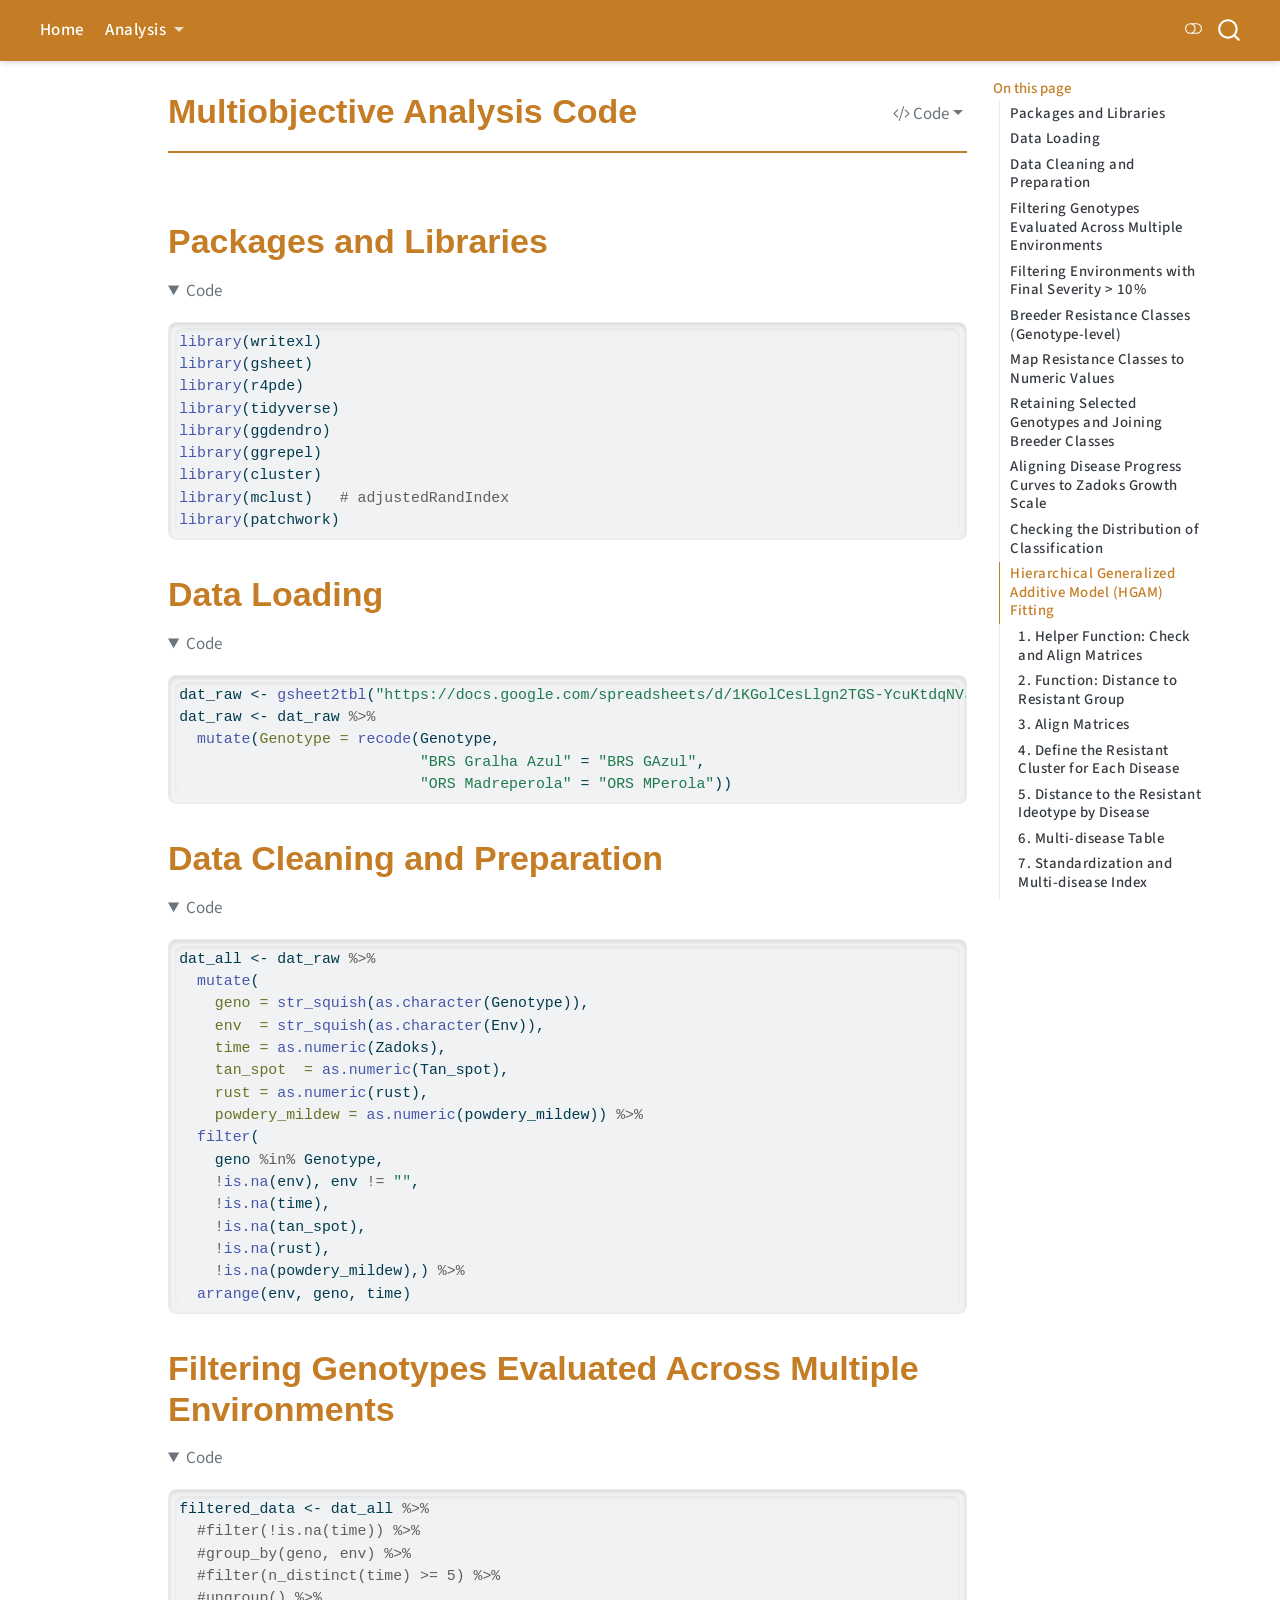
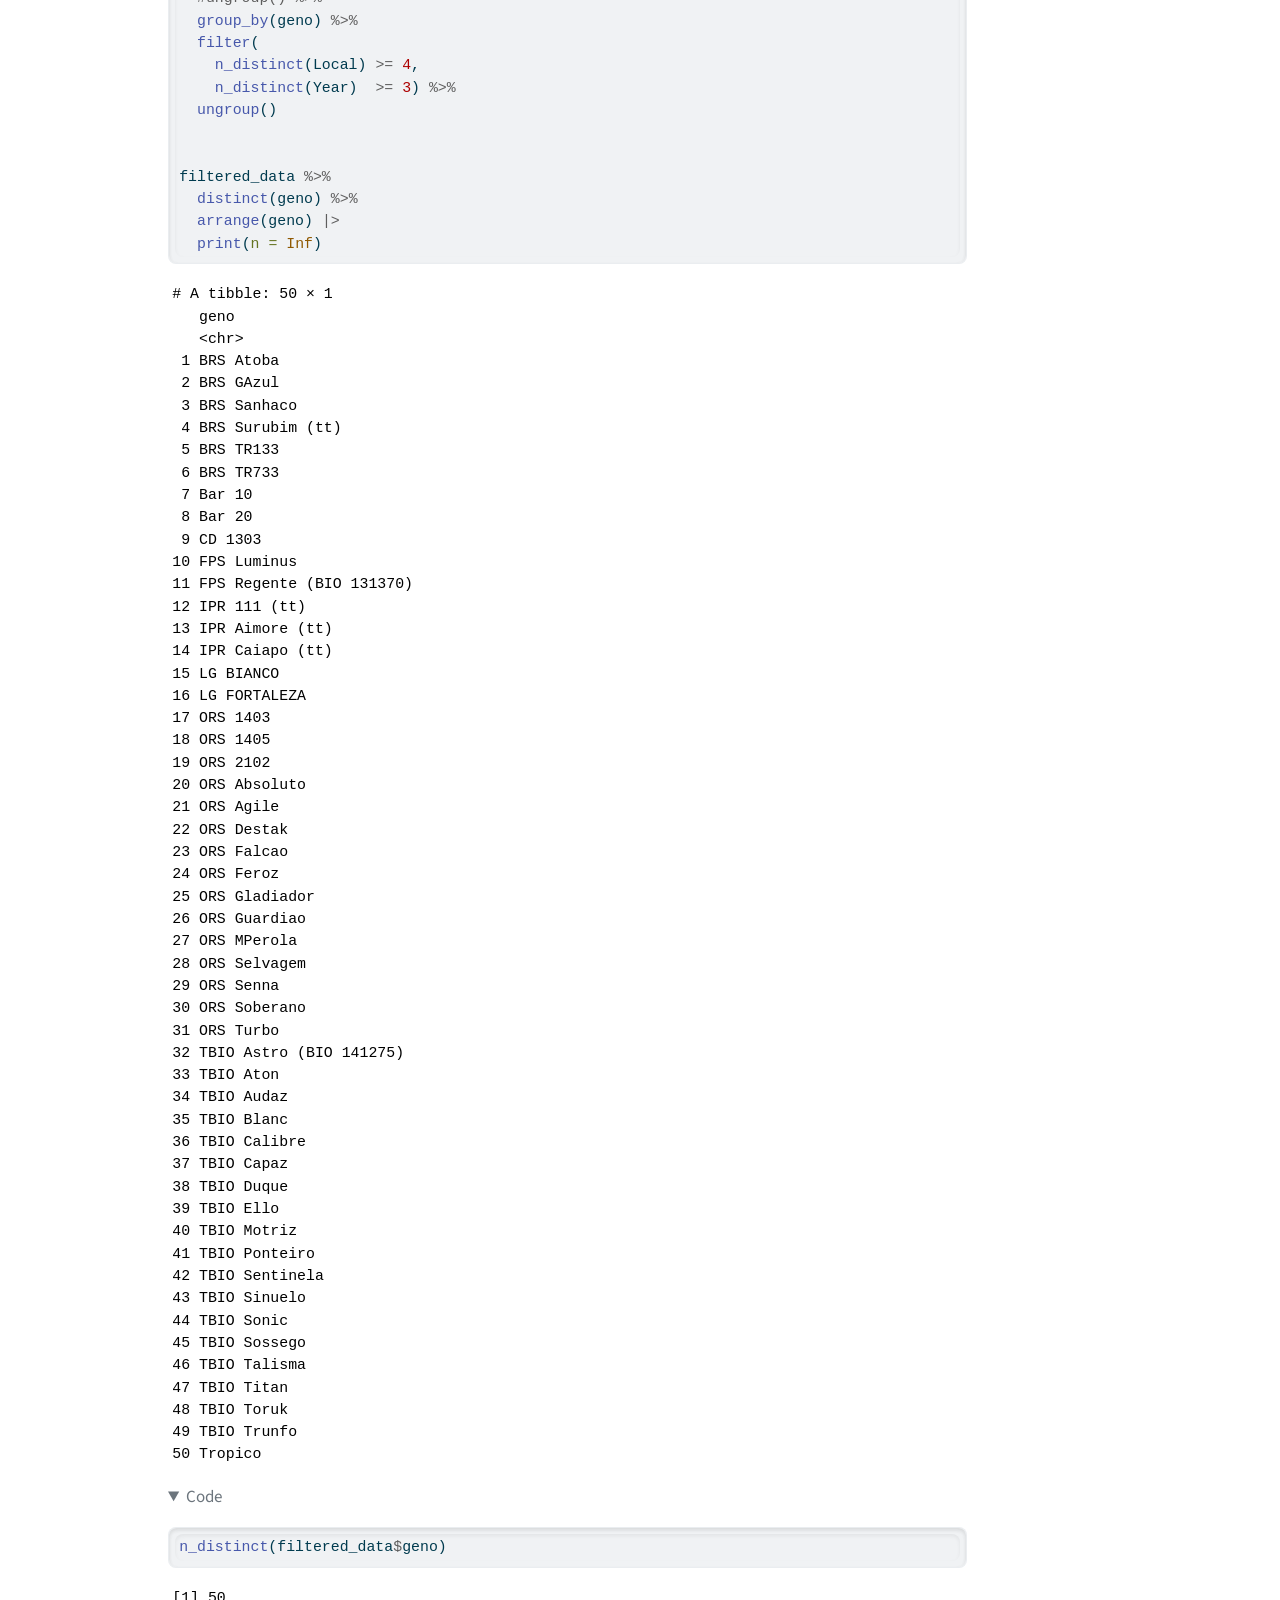
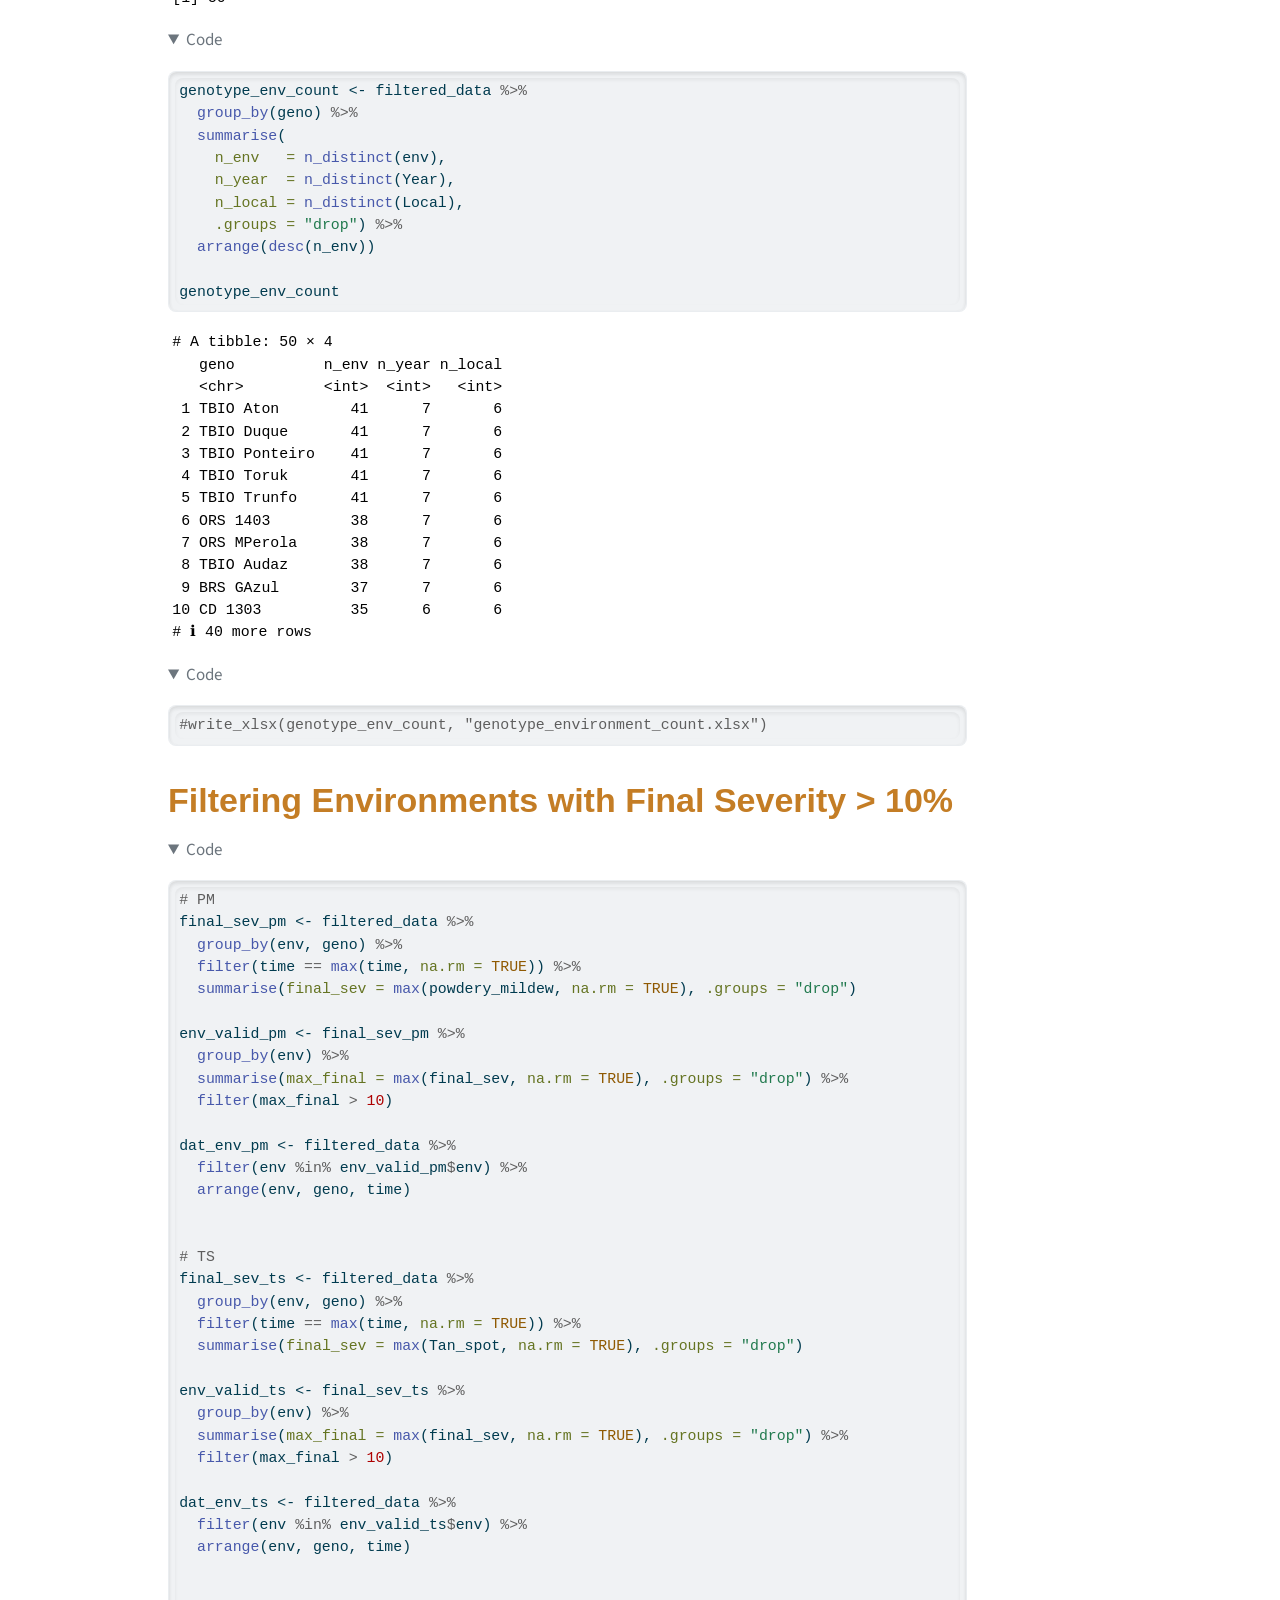
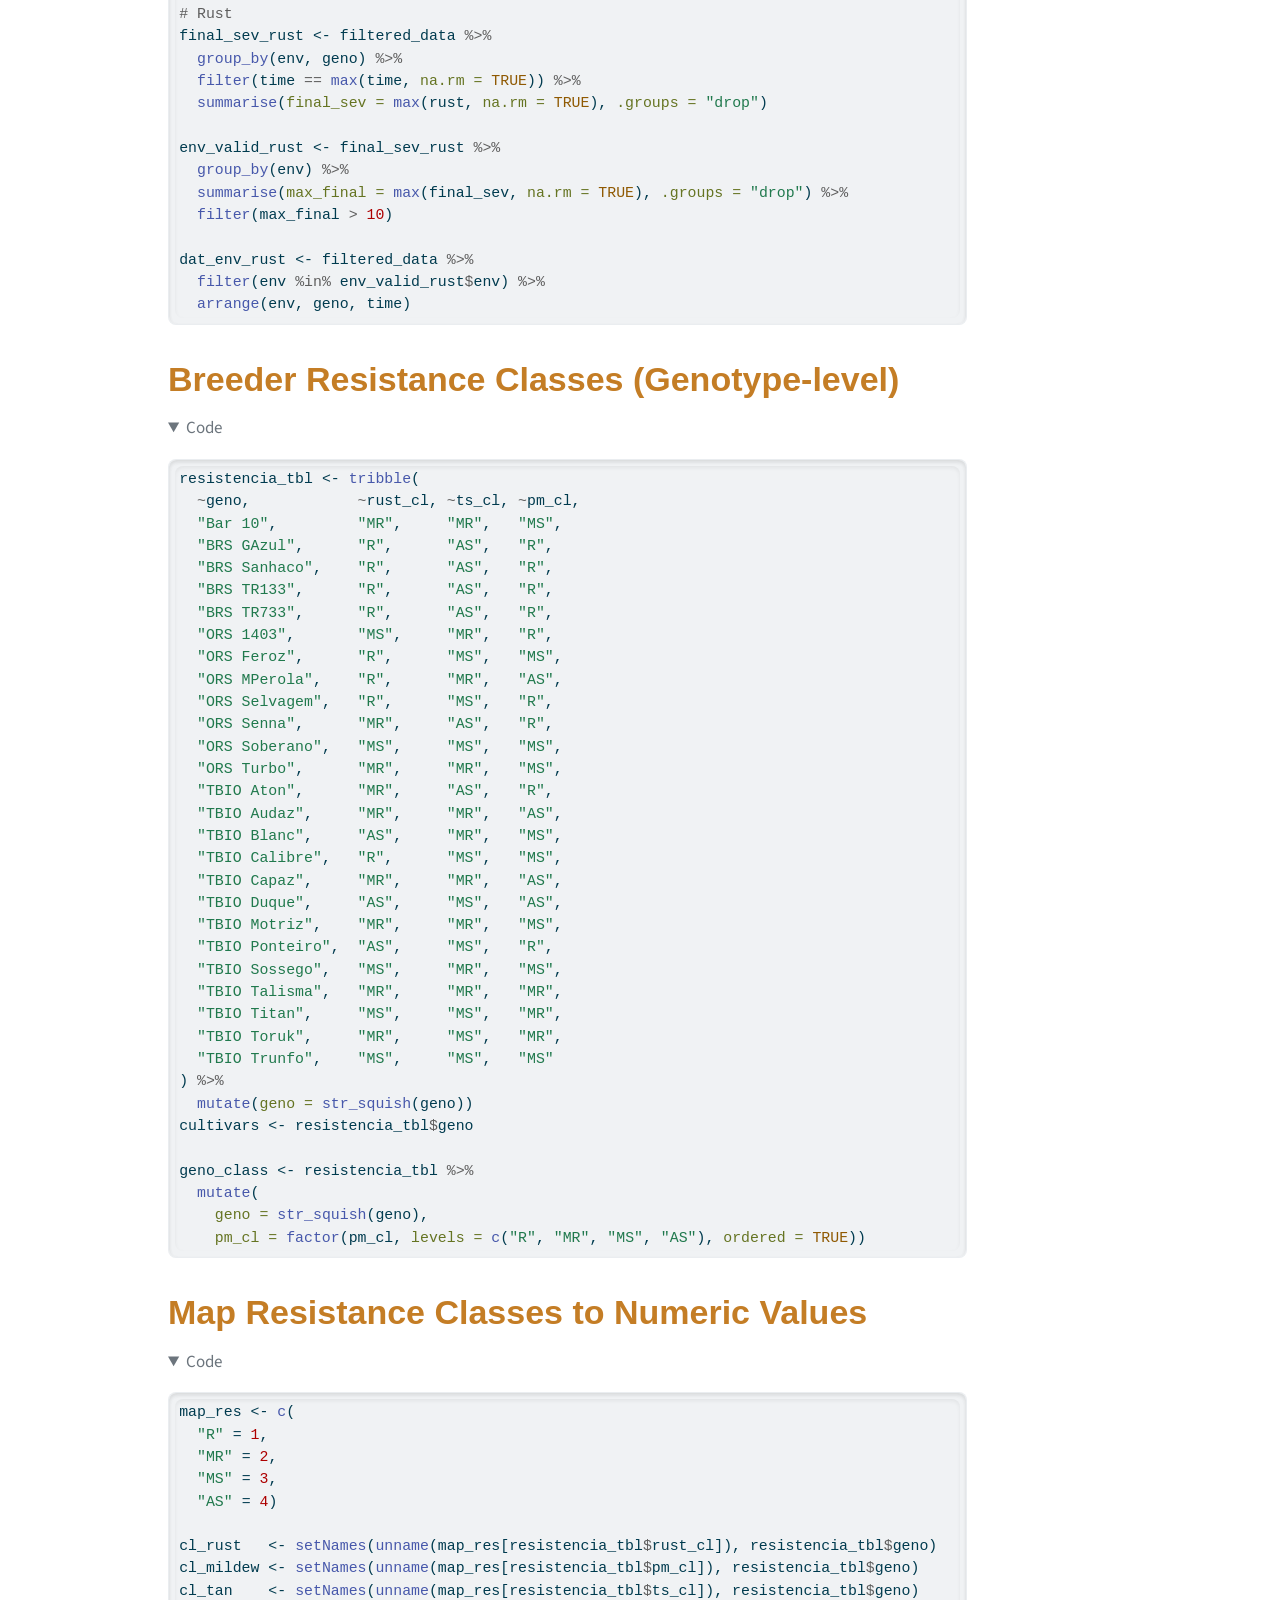
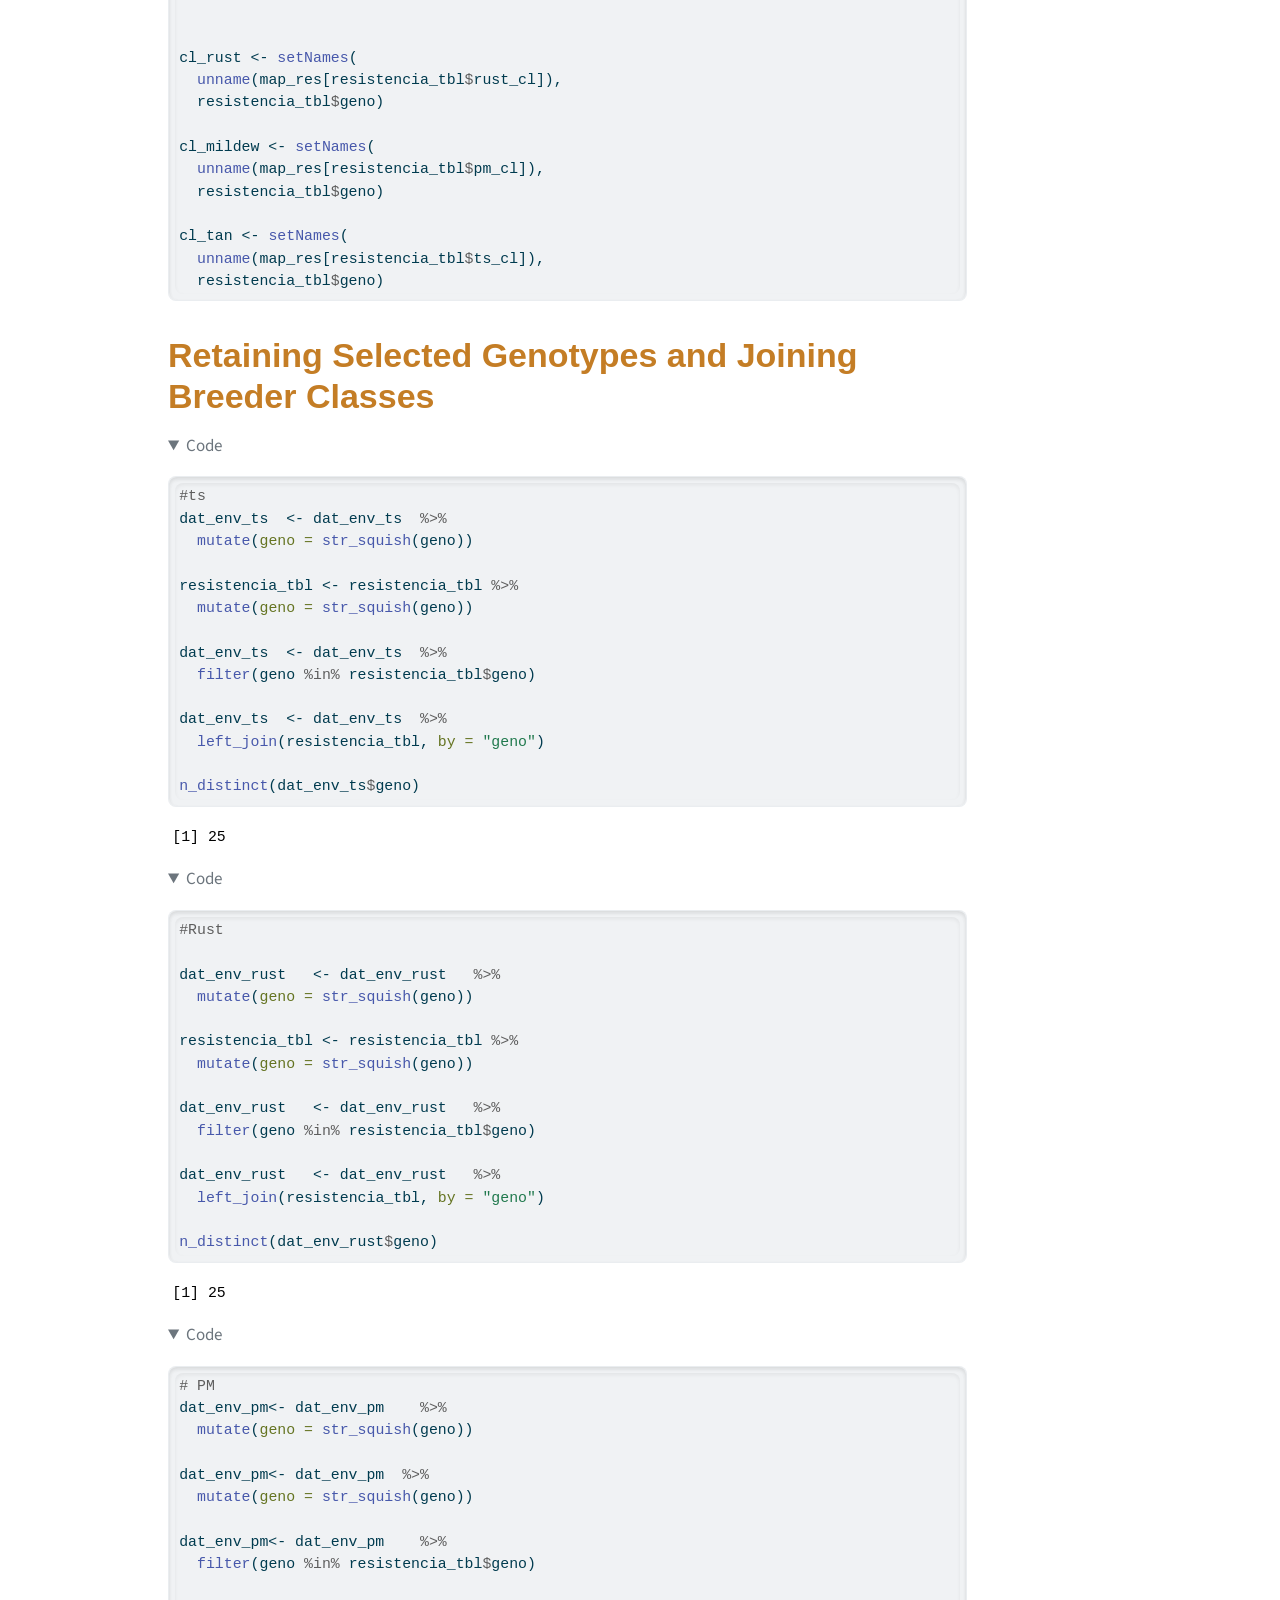
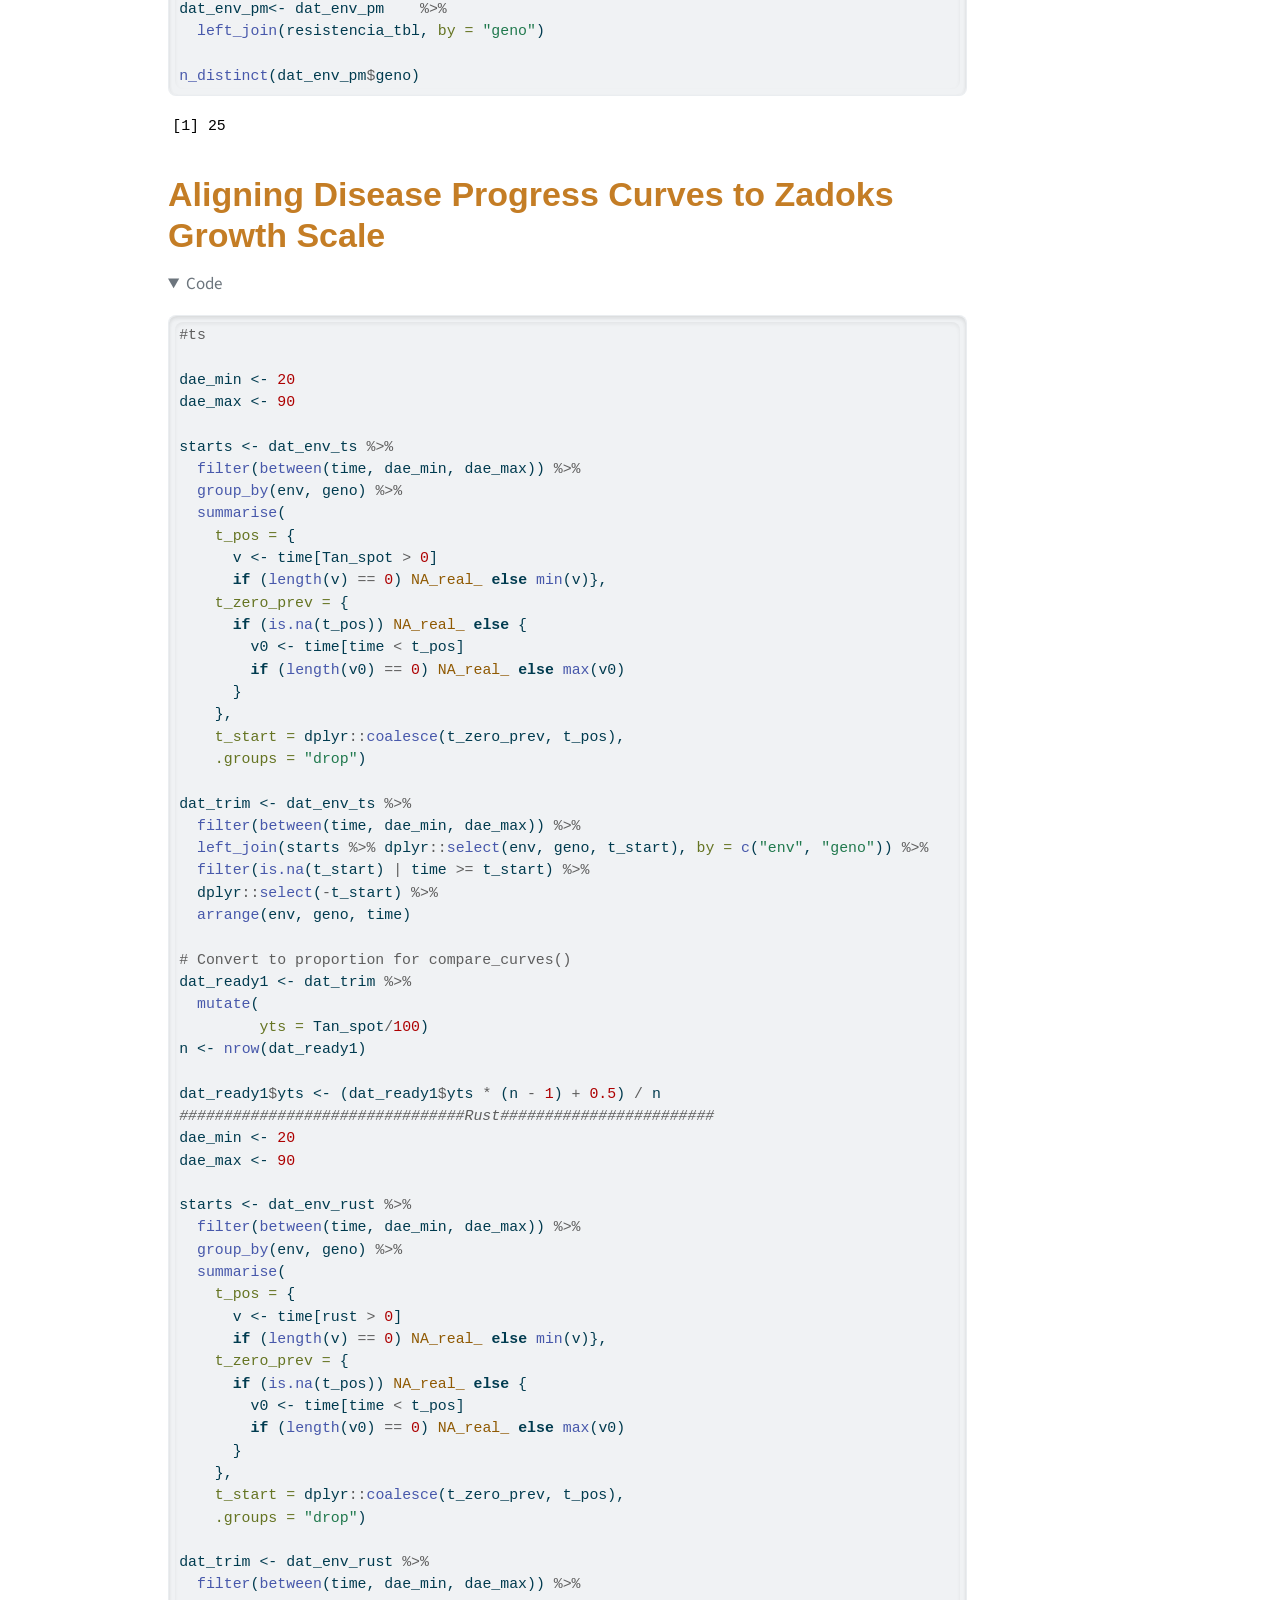
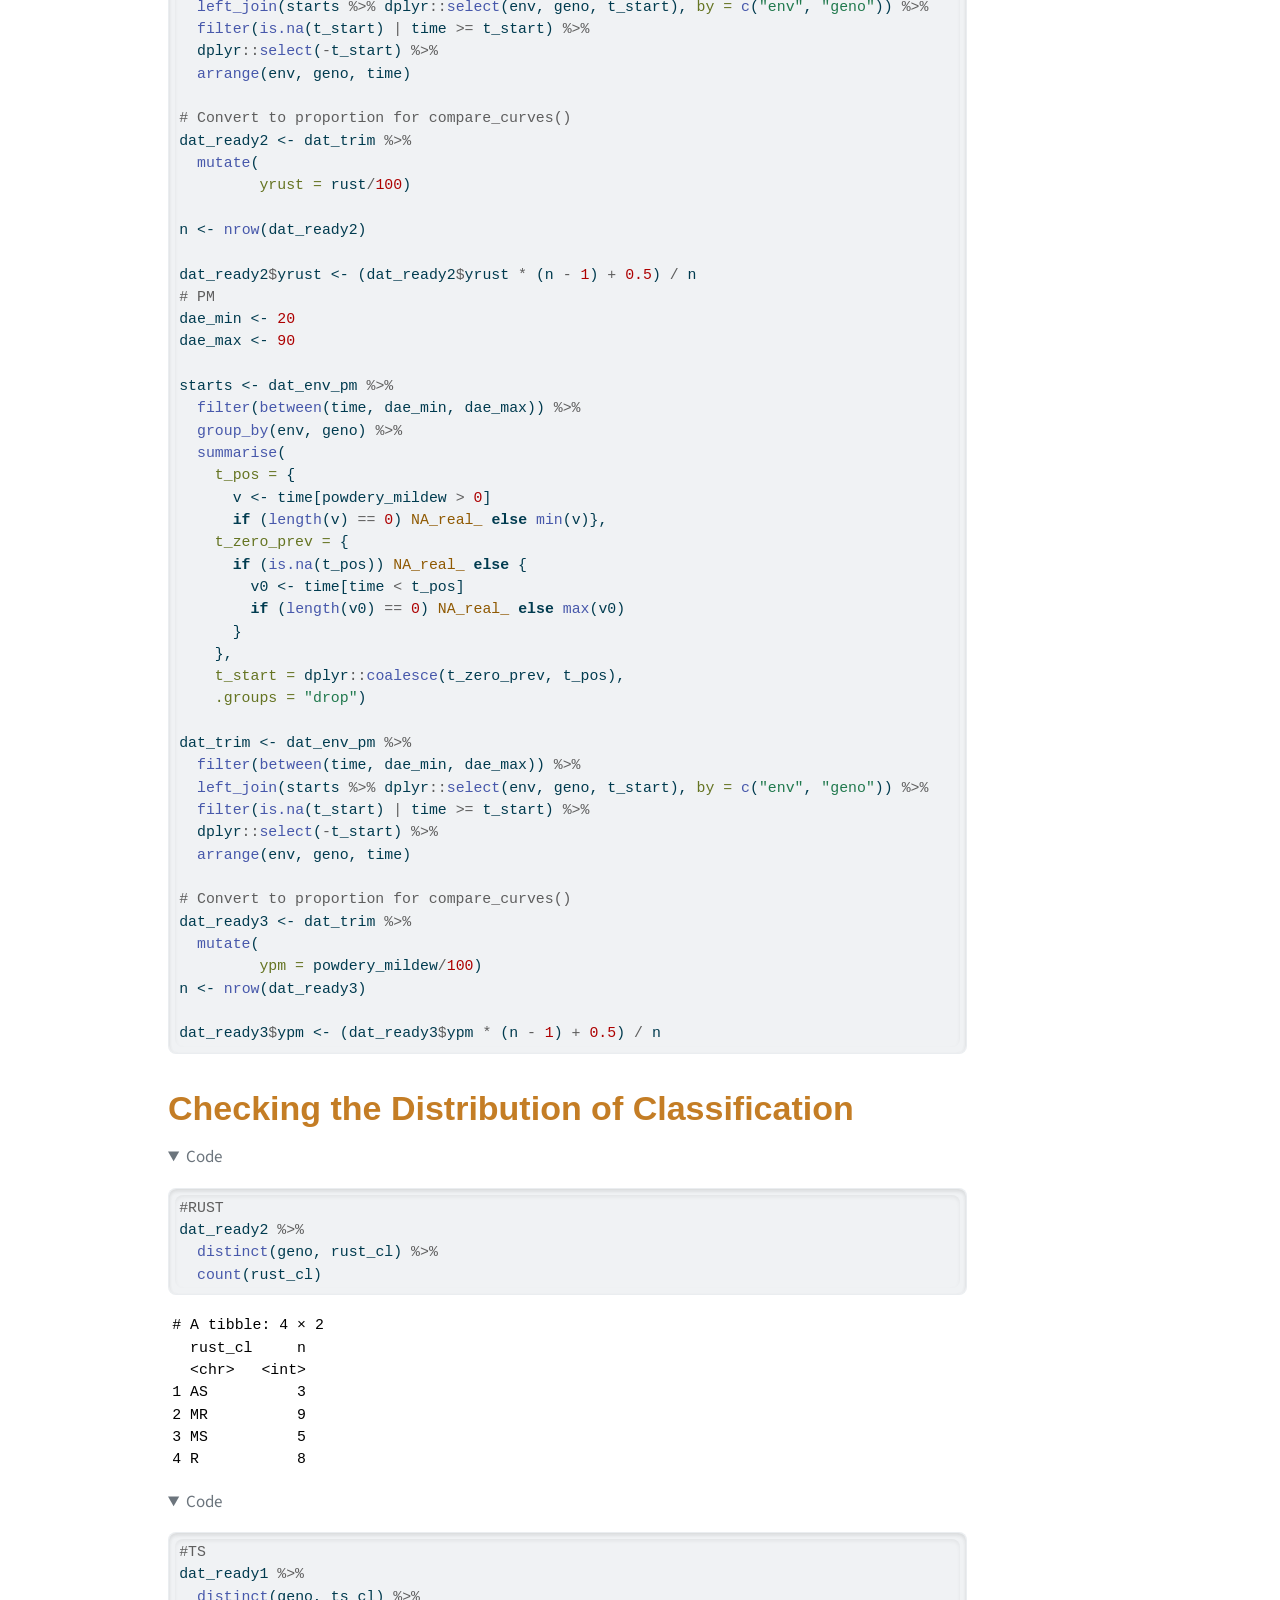
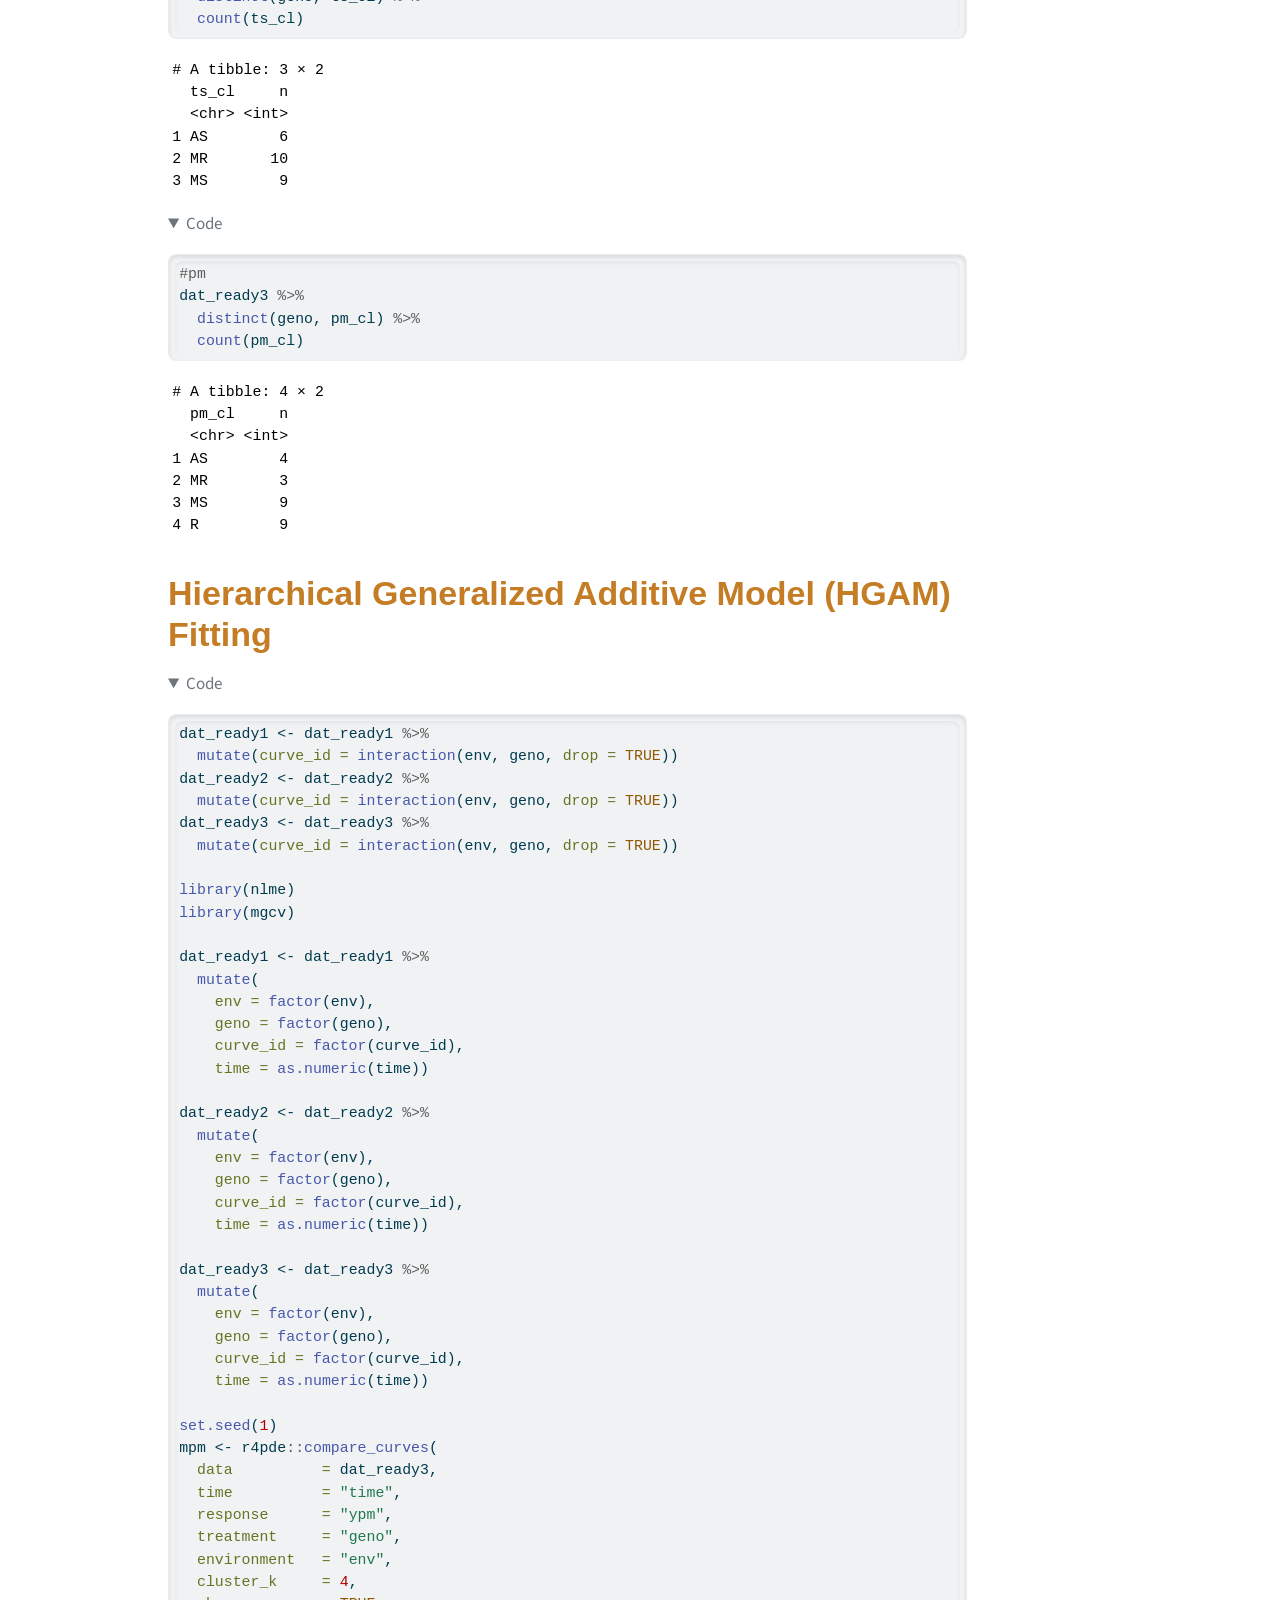
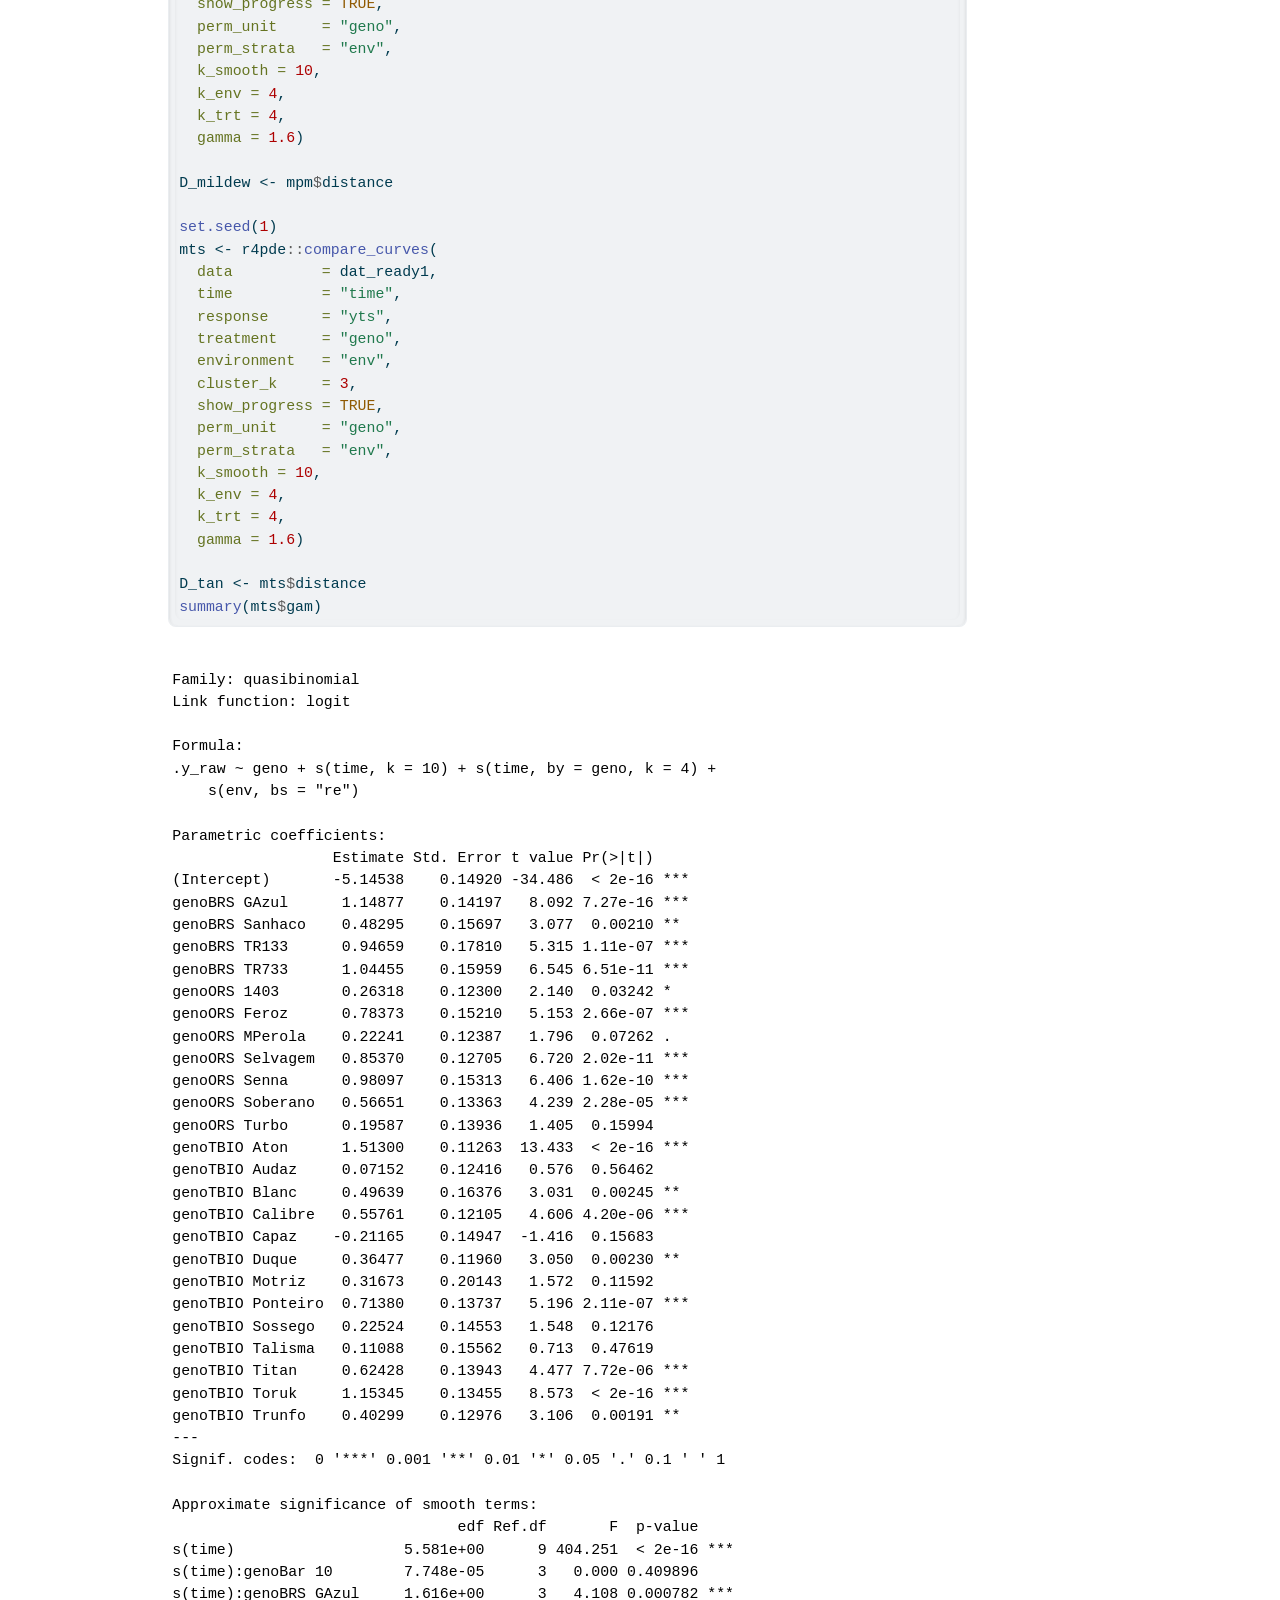
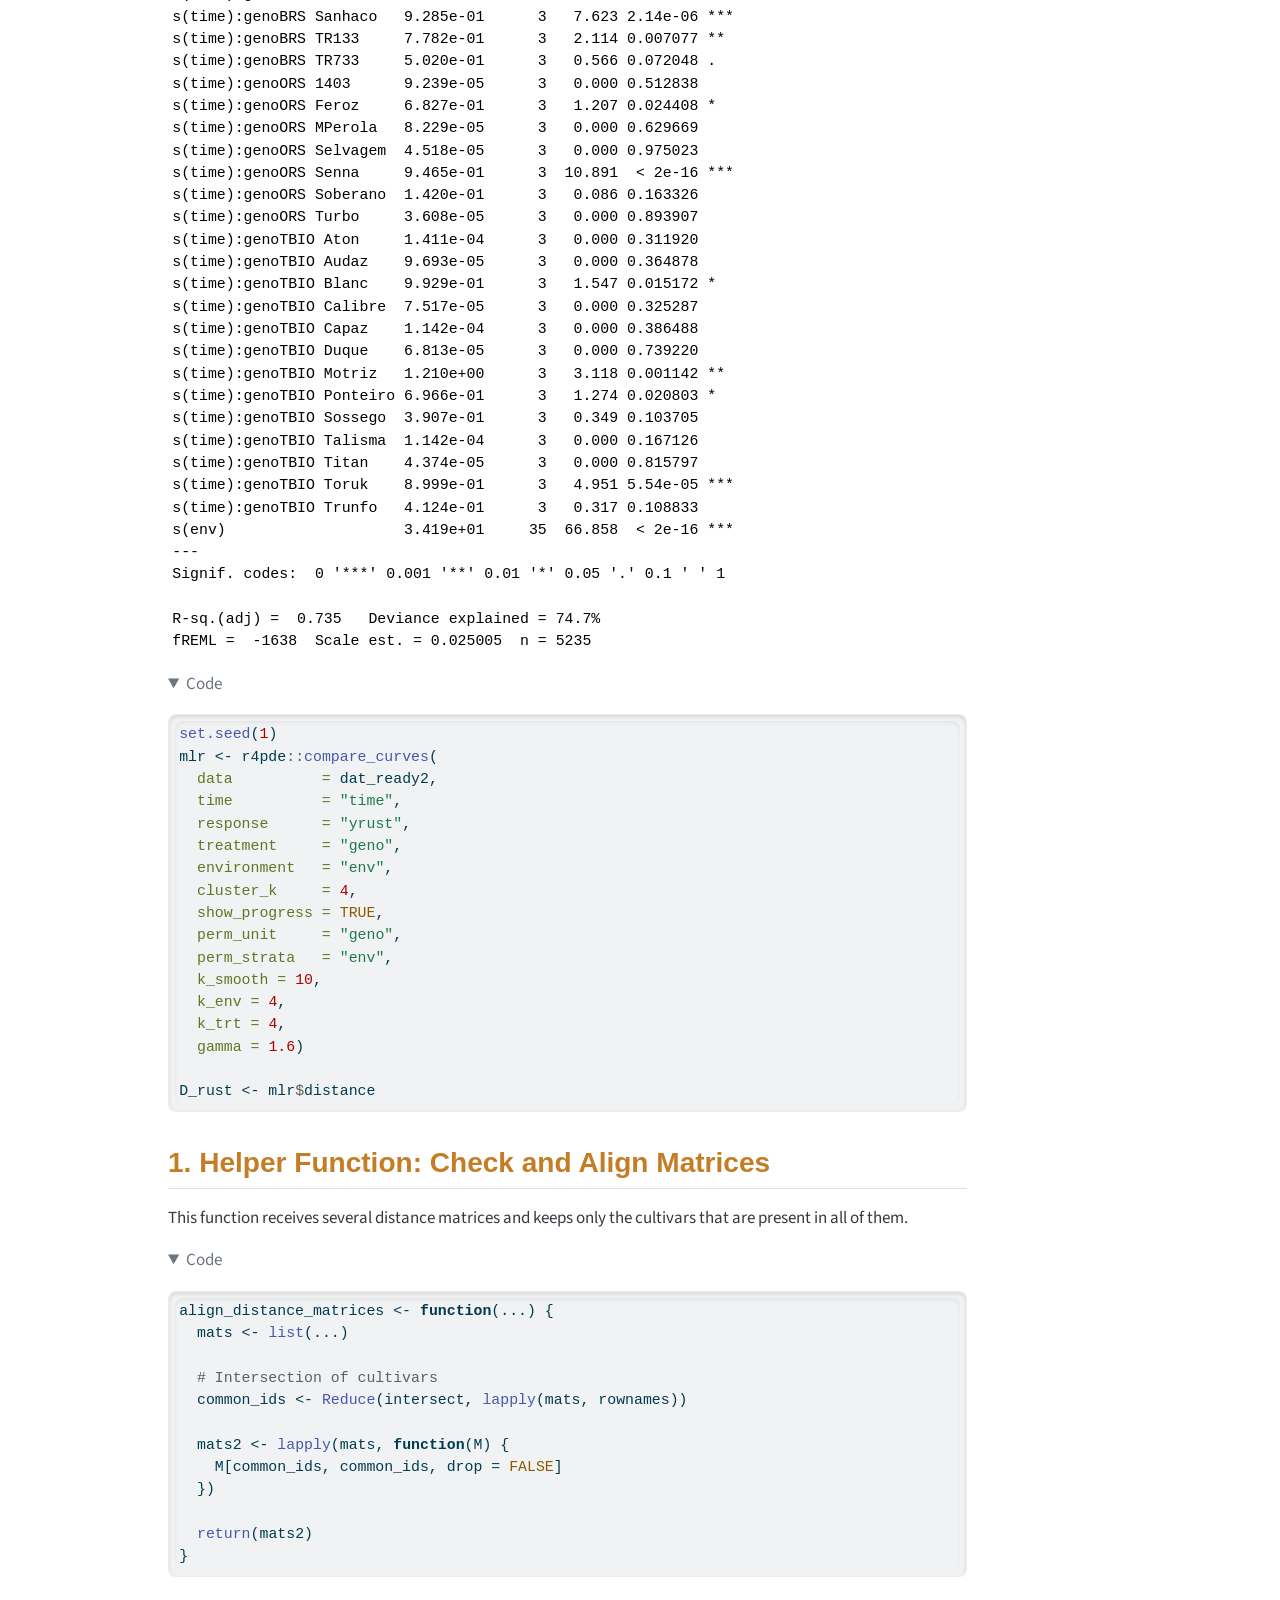
<file: docs/multi_index_mcdc.html>
<!DOCTYPE html>
<html xmlns="http://www.w3.org/1999/xhtml" lang="en" xml:lang="en"><head>

<meta charset="utf-8">
<meta name="generator" content="quarto-1.6.42">

<meta name="viewport" content="width=device-width, initial-scale=1.0, user-scalable=yes">


<title>Multiobjective Analysis Code</title>
<style>
code{white-space: pre-wrap;}
span.smallcaps{font-variant: small-caps;}
div.columns{display: flex; gap: min(4vw, 1.5em);}
div.column{flex: auto; overflow-x: auto;}
div.hanging-indent{margin-left: 1.5em; text-indent: -1.5em;}
ul.task-list{list-style: none;}
ul.task-list li input[type="checkbox"] {
  width: 0.8em;
  margin: 0 0.8em 0.2em -1em; /* quarto-specific, see https://github.com/quarto-dev/quarto-cli/issues/4556 */ 
  vertical-align: middle;
}
/* CSS for syntax highlighting */
pre > code.sourceCode { white-space: pre; position: relative; }
pre > code.sourceCode > span { line-height: 1.25; }
pre > code.sourceCode > span:empty { height: 1.2em; }
.sourceCode { overflow: visible; }
code.sourceCode > span { color: inherit; text-decoration: inherit; }
div.sourceCode { margin: 1em 0; }
pre.sourceCode { margin: 0; }
@media screen {
div.sourceCode { overflow: auto; }
}
@media print {
pre > code.sourceCode { white-space: pre-wrap; }
pre > code.sourceCode > span { display: inline-block; text-indent: -5em; padding-left: 5em; }
}
pre.numberSource code
  { counter-reset: source-line 0; }
pre.numberSource code > span
  { position: relative; left: -4em; counter-increment: source-line; }
pre.numberSource code > span > a:first-child::before
  { content: counter(source-line);
    position: relative; left: -1em; text-align: right; vertical-align: baseline;
    border: none; display: inline-block;
    -webkit-touch-callout: none; -webkit-user-select: none;
    -khtml-user-select: none; -moz-user-select: none;
    -ms-user-select: none; user-select: none;
    padding: 0 4px; width: 4em;
  }
pre.numberSource { margin-left: 3em;  padding-left: 4px; }
div.sourceCode
  {   }
@media screen {
pre > code.sourceCode > span > a:first-child::before { text-decoration: underline; }
}
</style>


<script src="site_libs/quarto-nav/quarto-nav.js"></script>
<script src="site_libs/quarto-nav/headroom.min.js"></script>
<script src="site_libs/clipboard/clipboard.min.js"></script>
<script src="site_libs/quarto-search/autocomplete.umd.js"></script>
<script src="site_libs/quarto-search/fuse.min.js"></script>
<script src="site_libs/quarto-search/quarto-search.js"></script>
<meta name="quarto:offset" content="./">
<script src="site_libs/quarto-html/quarto.js"></script>
<script src="site_libs/quarto-html/popper.min.js"></script>
<script src="site_libs/quarto-html/tippy.umd.min.js"></script>
<script src="site_libs/quarto-html/anchor.min.js"></script>
<link href="site_libs/quarto-html/tippy.css" rel="stylesheet">
<link href="site_libs/quarto-html/quarto-syntax-highlighting-2f5df379a58b258e96c21c0638c20c03.css" rel="stylesheet" class="quarto-color-scheme" id="quarto-text-highlighting-styles">
<link href="site_libs/quarto-html/quarto-syntax-highlighting-dark-b53751a350365c71b6c909e95f209ed1.css" rel="prefetch" class="quarto-color-scheme quarto-color-alternate" id="quarto-text-highlighting-styles">
<script src="site_libs/bootstrap/bootstrap.min.js"></script>
<link href="site_libs/bootstrap/bootstrap-icons.css" rel="stylesheet">
<link href="site_libs/bootstrap/bootstrap-cc1c84363d690b8c2bacc0613df76c7b.min.css" rel="stylesheet" append-hash="true" class="quarto-color-scheme" id="quarto-bootstrap" data-mode="light">
<link href="site_libs/bootstrap/bootstrap-dark-f4537ff8c457045fad76d59304c6ddcf.min.css" rel="prefetch" append-hash="true" class="quarto-color-scheme quarto-color-alternate" id="quarto-bootstrap" data-mode="dark">
<script id="quarto-search-options" type="application/json">{
  "location": "navbar",
  "copy-button": false,
  "collapse-after": 3,
  "panel-placement": "end",
  "type": "overlay",
  "limit": 50,
  "keyboard-shortcut": [
    "f",
    "/",
    "s"
  ],
  "show-item-context": false,
  "language": {
    "search-no-results-text": "No results",
    "search-matching-documents-text": "matching documents",
    "search-copy-link-title": "Copy link to search",
    "search-hide-matches-text": "Hide additional matches",
    "search-more-match-text": "more match in this document",
    "search-more-matches-text": "more matches in this document",
    "search-clear-button-title": "Clear",
    "search-text-placeholder": "",
    "search-detached-cancel-button-title": "Cancel",
    "search-submit-button-title": "Submit",
    "search-label": "Search"
  }
}</script>
<style>html{ scroll-behavior: smooth; }</style>


<link rel="stylesheet" href="styles.css">
</head>

<body class="nav-fixed">

<div id="quarto-search-results"></div>
  <header id="quarto-header" class="headroom fixed-top">
    <nav class="navbar navbar-expand-lg " data-bs-theme="dark">
      <div class="navbar-container container-fluid">
            <div id="quarto-search" class="" title="Search"></div>
          <button class="navbar-toggler" type="button" data-bs-toggle="collapse" data-bs-target="#navbarCollapse" aria-controls="navbarCollapse" role="menu" aria-expanded="false" aria-label="Toggle navigation" onclick="if (window.quartoToggleHeadroom) { window.quartoToggleHeadroom(); }">
  <span class="navbar-toggler-icon"></span>
</button>
          <div class="collapse navbar-collapse" id="navbarCollapse">
            <ul class="navbar-nav navbar-nav-scroll me-auto">
  <li class="nav-item">
    <a class="nav-link" href="./index.html"> 
<span class="menu-text">Home</span></a>
  </li>  
  <li class="nav-item dropdown ">
    <a class="nav-link dropdown-toggle" href="#" id="nav-menu-analysis" role="link" data-bs-toggle="dropdown" aria-expanded="false">
 <span class="menu-text">Analysis</span>
    </a>
    <ul class="dropdown-menu" aria-labelledby="nav-menu-analysis">    
        <li>
    <a class="dropdown-item" href="./ts_code_mcdc.html">
 <span class="dropdown-text">Tan Spot (TS)</span></a>
  </li>  
        <li>
    <a class="dropdown-item" href="./pm_code_mcdc.html">
 <span class="dropdown-text">Powdery Mildew (PM)</span></a>
  </li>  
        <li>
    <a class="dropdown-item" href="./rust_code_mcdc.html">
 <span class="dropdown-text">Leaf Rust (Rust)</span></a>
  </li>  
        <li>
    <a class="dropdown-item" href="./multi_index_mcdc.html">
 <span class="dropdown-text">Multiobjective</span></a>
  </li>  
    </ul>
  </li>
</ul>
          </div> <!-- /navcollapse -->
            <div class="quarto-navbar-tools">
  <a href="" class="quarto-color-scheme-toggle quarto-navigation-tool  px-1" onclick="window.quartoToggleColorScheme(); return false;" title="Toggle dark mode"><i class="bi"></i></a>
</div>
      </div> <!-- /container-fluid -->
    </nav>
</header>
<!-- content -->
<div id="quarto-content" class="quarto-container page-columns page-rows-contents page-layout-article page-navbar">
<!-- sidebar -->
<!-- margin-sidebar -->
    <div id="quarto-margin-sidebar" class="sidebar margin-sidebar">
        <nav id="TOC" role="doc-toc" class="toc-active">
    <h2 id="toc-title">On this page</h2>
   
  <ul>
  <li><a href="#packages-and-libraries" id="toc-packages-and-libraries" class="nav-link active" data-scroll-target="#packages-and-libraries">Packages and Libraries</a></li>
  <li><a href="#data-loading" id="toc-data-loading" class="nav-link" data-scroll-target="#data-loading">Data Loading</a></li>
  <li><a href="#data-cleaning-and-preparation" id="toc-data-cleaning-and-preparation" class="nav-link" data-scroll-target="#data-cleaning-and-preparation">Data Cleaning and Preparation</a></li>
  <li><a href="#filtering-genotypes-evaluated-across-multiple-environments" id="toc-filtering-genotypes-evaluated-across-multiple-environments" class="nav-link" data-scroll-target="#filtering-genotypes-evaluated-across-multiple-environments">Filtering Genotypes Evaluated Across Multiple Environments</a></li>
  <li><a href="#filtering-environments-with-final-severity-10" id="toc-filtering-environments-with-final-severity-10" class="nav-link" data-scroll-target="#filtering-environments-with-final-severity-10">Filtering Environments with Final Severity &gt; 10%</a></li>
  <li><a href="#breeder-resistance-classes-genotype-level" id="toc-breeder-resistance-classes-genotype-level" class="nav-link" data-scroll-target="#breeder-resistance-classes-genotype-level">Breeder Resistance Classes (Genotype-level)</a></li>
  <li><a href="#map-resistance-classes-to-numeric-values" id="toc-map-resistance-classes-to-numeric-values" class="nav-link" data-scroll-target="#map-resistance-classes-to-numeric-values">Map Resistance Classes to Numeric Values</a></li>
  <li><a href="#retaining-selected-genotypes-and-joining-breeder-classes" id="toc-retaining-selected-genotypes-and-joining-breeder-classes" class="nav-link" data-scroll-target="#retaining-selected-genotypes-and-joining-breeder-classes">Retaining Selected Genotypes and Joining Breeder Classes</a></li>
  <li><a href="#aligning-disease-progress-curves-to-zadoks-growth-scale" id="toc-aligning-disease-progress-curves-to-zadoks-growth-scale" class="nav-link" data-scroll-target="#aligning-disease-progress-curves-to-zadoks-growth-scale">Aligning Disease Progress Curves to Zadoks Growth Scale</a></li>
  <li><a href="#checking-the-distribution-of-classification" id="toc-checking-the-distribution-of-classification" class="nav-link" data-scroll-target="#checking-the-distribution-of-classification">Checking the Distribution of Classification</a></li>
  <li><a href="#hierarchical-generalized-additive-model-hgam-fitting" id="toc-hierarchical-generalized-additive-model-hgam-fitting" class="nav-link" data-scroll-target="#hierarchical-generalized-additive-model-hgam-fitting">Hierarchical Generalized Additive Model (HGAM) Fitting</a>
  <ul class="collapse">
  <li><a href="#helper-function-check-and-align-matrices" id="toc-helper-function-check-and-align-matrices" class="nav-link" data-scroll-target="#helper-function-check-and-align-matrices">1. Helper Function: Check and Align Matrices</a></li>
  <li><a href="#function-distance-to-resistant-group" id="toc-function-distance-to-resistant-group" class="nav-link" data-scroll-target="#function-distance-to-resistant-group">2. Function: Distance to Resistant Group</a></li>
  <li><a href="#align-matrices" id="toc-align-matrices" class="nav-link" data-scroll-target="#align-matrices">3. Align Matrices</a></li>
  <li><a href="#define-the-resistant-cluster-for-each-disease" id="toc-define-the-resistant-cluster-for-each-disease" class="nav-link" data-scroll-target="#define-the-resistant-cluster-for-each-disease">4. Define the Resistant Cluster for Each Disease</a></li>
  <li><a href="#distance-to-the-resistant-ideotype-by-disease" id="toc-distance-to-the-resistant-ideotype-by-disease" class="nav-link" data-scroll-target="#distance-to-the-resistant-ideotype-by-disease">5. Distance to the Resistant Ideotype by Disease</a></li>
  <li><a href="#multi-disease-table" id="toc-multi-disease-table" class="nav-link" data-scroll-target="#multi-disease-table">6. Multi-disease Table</a></li>
  <li><a href="#standardization-and-multi-disease-index" id="toc-standardization-and-multi-disease-index" class="nav-link" data-scroll-target="#standardization-and-multi-disease-index">7. Standardization and Multi-disease Index</a></li>
  <li><a href="#pareto-front" id="toc-pareto-front" class="nav-link" data-scroll-target="#pareto-front">8. Pareto Front</a></li>
  </ul></li>
  <li><a href="#plots" id="toc-plots" class="nav-link" data-scroll-target="#plots">Plots</a></li>
  </ul>
</nav>
    </div>
<!-- main -->
<main class="content" id="quarto-document-content">

<header id="title-block-header" class="quarto-title-block default">
<div class="quarto-title">
<div class="quarto-title-block"><div><h1 class="title">Multiobjective Analysis Code</h1><button type="button" class="btn code-tools-button dropdown-toggle" id="quarto-code-tools-menu" data-bs-toggle="dropdown" aria-expanded="false"><i class="bi"></i> Code</button><ul class="dropdown-menu dropdown-menu-end" aria-labelelledby="quarto-code-tools-menu"><li><a id="quarto-show-all-code" class="dropdown-item" href="javascript:void(0)" role="button">Show All Code</a></li><li><a id="quarto-hide-all-code" class="dropdown-item" href="javascript:void(0)" role="button">Hide All Code</a></li><li><hr class="dropdown-divider"></li><li><a id="quarto-view-source" class="dropdown-item" href="javascript:void(0)" role="button">View Source</a></li></ul></div></div>
</div>



<div class="quarto-title-meta">

    
  
    
  </div>
  


</header>


<section id="packages-and-libraries" class="level1">
<h1>Packages and Libraries</h1>
<div class="cell">
<details open="" class="code-fold">
<summary>Code</summary>
<div class="sourceCode cell-code" id="cb1"><pre class="sourceCode r code-with-copy"><code class="sourceCode r"><span id="cb1-1"><a href="#cb1-1" aria-hidden="true" tabindex="-1"></a><span class="fu">library</span>(writexl)</span>
<span id="cb1-2"><a href="#cb1-2" aria-hidden="true" tabindex="-1"></a><span class="fu">library</span>(gsheet)</span>
<span id="cb1-3"><a href="#cb1-3" aria-hidden="true" tabindex="-1"></a><span class="fu">library</span>(r4pde)</span>
<span id="cb1-4"><a href="#cb1-4" aria-hidden="true" tabindex="-1"></a><span class="fu">library</span>(tidyverse)</span>
<span id="cb1-5"><a href="#cb1-5" aria-hidden="true" tabindex="-1"></a><span class="fu">library</span>(ggdendro)</span>
<span id="cb1-6"><a href="#cb1-6" aria-hidden="true" tabindex="-1"></a><span class="fu">library</span>(ggrepel)</span>
<span id="cb1-7"><a href="#cb1-7" aria-hidden="true" tabindex="-1"></a><span class="fu">library</span>(cluster)</span>
<span id="cb1-8"><a href="#cb1-8" aria-hidden="true" tabindex="-1"></a><span class="fu">library</span>(mclust)   <span class="co"># adjustedRandIndex</span></span>
<span id="cb1-9"><a href="#cb1-9" aria-hidden="true" tabindex="-1"></a><span class="fu">library</span>(patchwork)</span></code><button title="Copy to Clipboard" class="code-copy-button"><i class="bi"></i></button></pre></div>
</details>
</div>
</section>
<section id="data-loading" class="level1">
<h1>Data Loading</h1>
<div class="cell">
<details open="" class="code-fold">
<summary>Code</summary>
<div class="sourceCode cell-code" id="cb2"><pre class="sourceCode r code-with-copy"><code class="sourceCode r"><span id="cb2-1"><a href="#cb2-1" aria-hidden="true" tabindex="-1"></a>dat_raw <span class="ot">&lt;-</span> <span class="fu">gsheet2tbl</span>(<span class="st">"https://docs.google.com/spreadsheets/d/1KGolCesLlgn2TGS-YcuKtdqNVJ4OnkdG/edit?gid=1573255184#gid=1573255184"</span>)</span>
<span id="cb2-2"><a href="#cb2-2" aria-hidden="true" tabindex="-1"></a>dat_raw <span class="ot">&lt;-</span> dat_raw <span class="sc">%&gt;%</span></span>
<span id="cb2-3"><a href="#cb2-3" aria-hidden="true" tabindex="-1"></a>  <span class="fu">mutate</span>(<span class="at">Genotype =</span> <span class="fu">recode</span>(Genotype,</span>
<span id="cb2-4"><a href="#cb2-4" aria-hidden="true" tabindex="-1"></a>                           <span class="st">"BRS Gralha Azul"</span> <span class="ot">=</span> <span class="st">"BRS GAzul"</span>,</span>
<span id="cb2-5"><a href="#cb2-5" aria-hidden="true" tabindex="-1"></a>                           <span class="st">"ORS Madreperola"</span> <span class="ot">=</span> <span class="st">"ORS MPerola"</span>))</span></code><button title="Copy to Clipboard" class="code-copy-button"><i class="bi"></i></button></pre></div>
</details>
</div>
</section>
<section id="data-cleaning-and-preparation" class="level1">
<h1>Data Cleaning and Preparation</h1>
<div class="cell">
<details open="" class="code-fold">
<summary>Code</summary>
<div class="sourceCode cell-code" id="cb3"><pre class="sourceCode r code-with-copy"><code class="sourceCode r"><span id="cb3-1"><a href="#cb3-1" aria-hidden="true" tabindex="-1"></a>dat_all <span class="ot">&lt;-</span> dat_raw <span class="sc">%&gt;%</span></span>
<span id="cb3-2"><a href="#cb3-2" aria-hidden="true" tabindex="-1"></a>  <span class="fu">mutate</span>(</span>
<span id="cb3-3"><a href="#cb3-3" aria-hidden="true" tabindex="-1"></a>    <span class="at">geno =</span> <span class="fu">str_squish</span>(<span class="fu">as.character</span>(Genotype)),</span>
<span id="cb3-4"><a href="#cb3-4" aria-hidden="true" tabindex="-1"></a>    <span class="at">env  =</span> <span class="fu">str_squish</span>(<span class="fu">as.character</span>(Env)),</span>
<span id="cb3-5"><a href="#cb3-5" aria-hidden="true" tabindex="-1"></a>    <span class="at">time =</span> <span class="fu">as.numeric</span>(Zadoks),</span>
<span id="cb3-6"><a href="#cb3-6" aria-hidden="true" tabindex="-1"></a>    <span class="at">tan_spot  =</span> <span class="fu">as.numeric</span>(Tan_spot),</span>
<span id="cb3-7"><a href="#cb3-7" aria-hidden="true" tabindex="-1"></a>    <span class="at">rust =</span> <span class="fu">as.numeric</span>(rust),</span>
<span id="cb3-8"><a href="#cb3-8" aria-hidden="true" tabindex="-1"></a>    <span class="at">powdery_mildew =</span> <span class="fu">as.numeric</span>(powdery_mildew)) <span class="sc">%&gt;%</span></span>
<span id="cb3-9"><a href="#cb3-9" aria-hidden="true" tabindex="-1"></a>  <span class="fu">filter</span>(</span>
<span id="cb3-10"><a href="#cb3-10" aria-hidden="true" tabindex="-1"></a>    geno <span class="sc">%in%</span> Genotype,</span>
<span id="cb3-11"><a href="#cb3-11" aria-hidden="true" tabindex="-1"></a>    <span class="sc">!</span><span class="fu">is.na</span>(env), env <span class="sc">!=</span> <span class="st">""</span>,</span>
<span id="cb3-12"><a href="#cb3-12" aria-hidden="true" tabindex="-1"></a>    <span class="sc">!</span><span class="fu">is.na</span>(time),</span>
<span id="cb3-13"><a href="#cb3-13" aria-hidden="true" tabindex="-1"></a>    <span class="sc">!</span><span class="fu">is.na</span>(tan_spot),</span>
<span id="cb3-14"><a href="#cb3-14" aria-hidden="true" tabindex="-1"></a>    <span class="sc">!</span><span class="fu">is.na</span>(rust),</span>
<span id="cb3-15"><a href="#cb3-15" aria-hidden="true" tabindex="-1"></a>    <span class="sc">!</span><span class="fu">is.na</span>(powdery_mildew),) <span class="sc">%&gt;%</span></span>
<span id="cb3-16"><a href="#cb3-16" aria-hidden="true" tabindex="-1"></a>  <span class="fu">arrange</span>(env, geno, time)</span></code><button title="Copy to Clipboard" class="code-copy-button"><i class="bi"></i></button></pre></div>
</details>
</div>
</section>
<section id="filtering-genotypes-evaluated-across-multiple-environments" class="level1">
<h1>Filtering Genotypes Evaluated Across Multiple Environments</h1>
<div class="cell">
<details open="" class="code-fold">
<summary>Code</summary>
<div class="sourceCode cell-code" id="cb4"><pre class="sourceCode r code-with-copy"><code class="sourceCode r"><span id="cb4-1"><a href="#cb4-1" aria-hidden="true" tabindex="-1"></a>filtered_data <span class="ot">&lt;-</span> dat_all <span class="sc">%&gt;%</span></span>
<span id="cb4-2"><a href="#cb4-2" aria-hidden="true" tabindex="-1"></a>  <span class="co">#filter(!is.na(time)) %&gt;%</span></span>
<span id="cb4-3"><a href="#cb4-3" aria-hidden="true" tabindex="-1"></a>  <span class="co">#group_by(geno, env) %&gt;%</span></span>
<span id="cb4-4"><a href="#cb4-4" aria-hidden="true" tabindex="-1"></a>  <span class="co">#filter(n_distinct(time) &gt;= 5) %&gt;%</span></span>
<span id="cb4-5"><a href="#cb4-5" aria-hidden="true" tabindex="-1"></a>  <span class="co">#ungroup() %&gt;%</span></span>
<span id="cb4-6"><a href="#cb4-6" aria-hidden="true" tabindex="-1"></a>  <span class="fu">group_by</span>(geno) <span class="sc">%&gt;%</span></span>
<span id="cb4-7"><a href="#cb4-7" aria-hidden="true" tabindex="-1"></a>  <span class="fu">filter</span>(</span>
<span id="cb4-8"><a href="#cb4-8" aria-hidden="true" tabindex="-1"></a>    <span class="fu">n_distinct</span>(Local) <span class="sc">&gt;=</span> <span class="dv">4</span>,</span>
<span id="cb4-9"><a href="#cb4-9" aria-hidden="true" tabindex="-1"></a>    <span class="fu">n_distinct</span>(Year)  <span class="sc">&gt;=</span> <span class="dv">3</span>) <span class="sc">%&gt;%</span></span>
<span id="cb4-10"><a href="#cb4-10" aria-hidden="true" tabindex="-1"></a>  <span class="fu">ungroup</span>()</span>
<span id="cb4-11"><a href="#cb4-11" aria-hidden="true" tabindex="-1"></a></span>
<span id="cb4-12"><a href="#cb4-12" aria-hidden="true" tabindex="-1"></a></span>
<span id="cb4-13"><a href="#cb4-13" aria-hidden="true" tabindex="-1"></a>filtered_data <span class="sc">%&gt;%</span></span>
<span id="cb4-14"><a href="#cb4-14" aria-hidden="true" tabindex="-1"></a>  <span class="fu">distinct</span>(geno) <span class="sc">%&gt;%</span></span>
<span id="cb4-15"><a href="#cb4-15" aria-hidden="true" tabindex="-1"></a>  <span class="fu">arrange</span>(geno) <span class="sc">|&gt;</span> </span>
<span id="cb4-16"><a href="#cb4-16" aria-hidden="true" tabindex="-1"></a>  <span class="fu">print</span>(<span class="at">n =</span> <span class="cn">Inf</span>)</span></code><button title="Copy to Clipboard" class="code-copy-button"><i class="bi"></i></button></pre></div>
</details>
<div class="cell-output cell-output-stdout">
<pre><code># A tibble: 50 × 1
   geno                    
   &lt;chr&gt;                   
 1 BRS Atoba               
 2 BRS GAzul               
 3 BRS Sanhaco             
 4 BRS Surubim (tt)        
 5 BRS TR133               
 6 BRS TR733               
 7 Bar 10                  
 8 Bar 20                  
 9 CD 1303                 
10 FPS Luminus             
11 FPS Regente (BIO 131370)
12 IPR 111 (tt)            
13 IPR Aimore (tt)         
14 IPR Caiapo (tt)         
15 LG BIANCO               
16 LG FORTALEZA            
17 ORS 1403                
18 ORS 1405                
19 ORS 2102                
20 ORS Absoluto            
21 ORS Agile               
22 ORS Destak              
23 ORS Falcao              
24 ORS Feroz               
25 ORS Gladiador           
26 ORS Guardiao            
27 ORS MPerola             
28 ORS Selvagem            
29 ORS Senna               
30 ORS Soberano            
31 ORS Turbo               
32 TBIO Astro (BIO 141275) 
33 TBIO Aton               
34 TBIO Audaz              
35 TBIO Blanc              
36 TBIO Calibre            
37 TBIO Capaz              
38 TBIO Duque              
39 TBIO Ello               
40 TBIO Motriz             
41 TBIO Ponteiro           
42 TBIO Sentinela          
43 TBIO Sinuelo            
44 TBIO Sonic              
45 TBIO Sossego            
46 TBIO Talisma            
47 TBIO Titan              
48 TBIO Toruk              
49 TBIO Trunfo             
50 Tropico                 </code></pre>
</div>
<details open="" class="code-fold">
<summary>Code</summary>
<div class="sourceCode cell-code" id="cb6"><pre class="sourceCode r code-with-copy"><code class="sourceCode r"><span id="cb6-1"><a href="#cb6-1" aria-hidden="true" tabindex="-1"></a><span class="fu">n_distinct</span>(filtered_data<span class="sc">$</span>geno)</span></code><button title="Copy to Clipboard" class="code-copy-button"><i class="bi"></i></button></pre></div>
</details>
<div class="cell-output cell-output-stdout">
<pre><code>[1] 50</code></pre>
</div>
<details open="" class="code-fold">
<summary>Code</summary>
<div class="sourceCode cell-code" id="cb8"><pre class="sourceCode r code-with-copy"><code class="sourceCode r"><span id="cb8-1"><a href="#cb8-1" aria-hidden="true" tabindex="-1"></a>genotype_env_count <span class="ot">&lt;-</span> filtered_data <span class="sc">%&gt;%</span></span>
<span id="cb8-2"><a href="#cb8-2" aria-hidden="true" tabindex="-1"></a>  <span class="fu">group_by</span>(geno) <span class="sc">%&gt;%</span></span>
<span id="cb8-3"><a href="#cb8-3" aria-hidden="true" tabindex="-1"></a>  <span class="fu">summarise</span>(</span>
<span id="cb8-4"><a href="#cb8-4" aria-hidden="true" tabindex="-1"></a>    <span class="at">n_env   =</span> <span class="fu">n_distinct</span>(env),</span>
<span id="cb8-5"><a href="#cb8-5" aria-hidden="true" tabindex="-1"></a>    <span class="at">n_year  =</span> <span class="fu">n_distinct</span>(Year),</span>
<span id="cb8-6"><a href="#cb8-6" aria-hidden="true" tabindex="-1"></a>    <span class="at">n_local =</span> <span class="fu">n_distinct</span>(Local),</span>
<span id="cb8-7"><a href="#cb8-7" aria-hidden="true" tabindex="-1"></a>    <span class="at">.groups =</span> <span class="st">"drop"</span>) <span class="sc">%&gt;%</span></span>
<span id="cb8-8"><a href="#cb8-8" aria-hidden="true" tabindex="-1"></a>  <span class="fu">arrange</span>(<span class="fu">desc</span>(n_env))</span>
<span id="cb8-9"><a href="#cb8-9" aria-hidden="true" tabindex="-1"></a></span>
<span id="cb8-10"><a href="#cb8-10" aria-hidden="true" tabindex="-1"></a>genotype_env_count</span></code><button title="Copy to Clipboard" class="code-copy-button"><i class="bi"></i></button></pre></div>
</details>
<div class="cell-output cell-output-stdout">
<pre><code># A tibble: 50 × 4
   geno          n_env n_year n_local
   &lt;chr&gt;         &lt;int&gt;  &lt;int&gt;   &lt;int&gt;
 1 TBIO Aton        41      7       6
 2 TBIO Duque       41      7       6
 3 TBIO Ponteiro    41      7       6
 4 TBIO Toruk       41      7       6
 5 TBIO Trunfo      41      7       6
 6 ORS 1403         38      7       6
 7 ORS MPerola      38      7       6
 8 TBIO Audaz       38      7       6
 9 BRS GAzul        37      7       6
10 CD 1303          35      6       6
# ℹ 40 more rows</code></pre>
</div>
<details open="" class="code-fold">
<summary>Code</summary>
<div class="sourceCode cell-code" id="cb10"><pre class="sourceCode r code-with-copy"><code class="sourceCode r"><span id="cb10-1"><a href="#cb10-1" aria-hidden="true" tabindex="-1"></a><span class="co">#write_xlsx(genotype_env_count, "genotype_environment_count.xlsx")</span></span></code><button title="Copy to Clipboard" class="code-copy-button"><i class="bi"></i></button></pre></div>
</details>
</div>
</section>
<section id="filtering-environments-with-final-severity-10" class="level1">
<h1>Filtering Environments with Final Severity &gt; 10%</h1>
<div class="cell">
<details open="" class="code-fold">
<summary>Code</summary>
<div class="sourceCode cell-code" id="cb11"><pre class="sourceCode r code-with-copy"><code class="sourceCode r"><span id="cb11-1"><a href="#cb11-1" aria-hidden="true" tabindex="-1"></a><span class="co"># PM</span></span>
<span id="cb11-2"><a href="#cb11-2" aria-hidden="true" tabindex="-1"></a>final_sev_pm <span class="ot">&lt;-</span> filtered_data <span class="sc">%&gt;%</span></span>
<span id="cb11-3"><a href="#cb11-3" aria-hidden="true" tabindex="-1"></a>  <span class="fu">group_by</span>(env, geno) <span class="sc">%&gt;%</span></span>
<span id="cb11-4"><a href="#cb11-4" aria-hidden="true" tabindex="-1"></a>  <span class="fu">filter</span>(time <span class="sc">==</span> <span class="fu">max</span>(time, <span class="at">na.rm =</span> <span class="cn">TRUE</span>)) <span class="sc">%&gt;%</span></span>
<span id="cb11-5"><a href="#cb11-5" aria-hidden="true" tabindex="-1"></a>  <span class="fu">summarise</span>(<span class="at">final_sev =</span> <span class="fu">max</span>(powdery_mildew, <span class="at">na.rm =</span> <span class="cn">TRUE</span>), <span class="at">.groups =</span> <span class="st">"drop"</span>)</span>
<span id="cb11-6"><a href="#cb11-6" aria-hidden="true" tabindex="-1"></a></span>
<span id="cb11-7"><a href="#cb11-7" aria-hidden="true" tabindex="-1"></a>env_valid_pm <span class="ot">&lt;-</span> final_sev_pm <span class="sc">%&gt;%</span></span>
<span id="cb11-8"><a href="#cb11-8" aria-hidden="true" tabindex="-1"></a>  <span class="fu">group_by</span>(env) <span class="sc">%&gt;%</span></span>
<span id="cb11-9"><a href="#cb11-9" aria-hidden="true" tabindex="-1"></a>  <span class="fu">summarise</span>(<span class="at">max_final =</span> <span class="fu">max</span>(final_sev, <span class="at">na.rm =</span> <span class="cn">TRUE</span>), <span class="at">.groups =</span> <span class="st">"drop"</span>) <span class="sc">%&gt;%</span></span>
<span id="cb11-10"><a href="#cb11-10" aria-hidden="true" tabindex="-1"></a>  <span class="fu">filter</span>(max_final <span class="sc">&gt;</span> <span class="dv">10</span>)</span>
<span id="cb11-11"><a href="#cb11-11" aria-hidden="true" tabindex="-1"></a></span>
<span id="cb11-12"><a href="#cb11-12" aria-hidden="true" tabindex="-1"></a>dat_env_pm <span class="ot">&lt;-</span> filtered_data <span class="sc">%&gt;%</span></span>
<span id="cb11-13"><a href="#cb11-13" aria-hidden="true" tabindex="-1"></a>  <span class="fu">filter</span>(env <span class="sc">%in%</span> env_valid_pm<span class="sc">$</span>env) <span class="sc">%&gt;%</span></span>
<span id="cb11-14"><a href="#cb11-14" aria-hidden="true" tabindex="-1"></a>  <span class="fu">arrange</span>(env, geno, time)</span>
<span id="cb11-15"><a href="#cb11-15" aria-hidden="true" tabindex="-1"></a></span>
<span id="cb11-16"><a href="#cb11-16" aria-hidden="true" tabindex="-1"></a></span>
<span id="cb11-17"><a href="#cb11-17" aria-hidden="true" tabindex="-1"></a><span class="co"># TS</span></span>
<span id="cb11-18"><a href="#cb11-18" aria-hidden="true" tabindex="-1"></a>final_sev_ts <span class="ot">&lt;-</span> filtered_data <span class="sc">%&gt;%</span></span>
<span id="cb11-19"><a href="#cb11-19" aria-hidden="true" tabindex="-1"></a>  <span class="fu">group_by</span>(env, geno) <span class="sc">%&gt;%</span></span>
<span id="cb11-20"><a href="#cb11-20" aria-hidden="true" tabindex="-1"></a>  <span class="fu">filter</span>(time <span class="sc">==</span> <span class="fu">max</span>(time, <span class="at">na.rm =</span> <span class="cn">TRUE</span>)) <span class="sc">%&gt;%</span></span>
<span id="cb11-21"><a href="#cb11-21" aria-hidden="true" tabindex="-1"></a>  <span class="fu">summarise</span>(<span class="at">final_sev =</span> <span class="fu">max</span>(Tan_spot, <span class="at">na.rm =</span> <span class="cn">TRUE</span>), <span class="at">.groups =</span> <span class="st">"drop"</span>)</span>
<span id="cb11-22"><a href="#cb11-22" aria-hidden="true" tabindex="-1"></a></span>
<span id="cb11-23"><a href="#cb11-23" aria-hidden="true" tabindex="-1"></a>env_valid_ts <span class="ot">&lt;-</span> final_sev_ts <span class="sc">%&gt;%</span></span>
<span id="cb11-24"><a href="#cb11-24" aria-hidden="true" tabindex="-1"></a>  <span class="fu">group_by</span>(env) <span class="sc">%&gt;%</span></span>
<span id="cb11-25"><a href="#cb11-25" aria-hidden="true" tabindex="-1"></a>  <span class="fu">summarise</span>(<span class="at">max_final =</span> <span class="fu">max</span>(final_sev, <span class="at">na.rm =</span> <span class="cn">TRUE</span>), <span class="at">.groups =</span> <span class="st">"drop"</span>) <span class="sc">%&gt;%</span></span>
<span id="cb11-26"><a href="#cb11-26" aria-hidden="true" tabindex="-1"></a>  <span class="fu">filter</span>(max_final <span class="sc">&gt;</span> <span class="dv">10</span>)</span>
<span id="cb11-27"><a href="#cb11-27" aria-hidden="true" tabindex="-1"></a></span>
<span id="cb11-28"><a href="#cb11-28" aria-hidden="true" tabindex="-1"></a>dat_env_ts <span class="ot">&lt;-</span> filtered_data <span class="sc">%&gt;%</span></span>
<span id="cb11-29"><a href="#cb11-29" aria-hidden="true" tabindex="-1"></a>  <span class="fu">filter</span>(env <span class="sc">%in%</span> env_valid_ts<span class="sc">$</span>env) <span class="sc">%&gt;%</span></span>
<span id="cb11-30"><a href="#cb11-30" aria-hidden="true" tabindex="-1"></a>  <span class="fu">arrange</span>(env, geno, time)</span>
<span id="cb11-31"><a href="#cb11-31" aria-hidden="true" tabindex="-1"></a></span>
<span id="cb11-32"><a href="#cb11-32" aria-hidden="true" tabindex="-1"></a></span>
<span id="cb11-33"><a href="#cb11-33" aria-hidden="true" tabindex="-1"></a><span class="co"># Rust</span></span>
<span id="cb11-34"><a href="#cb11-34" aria-hidden="true" tabindex="-1"></a>final_sev_rust <span class="ot">&lt;-</span> filtered_data <span class="sc">%&gt;%</span></span>
<span id="cb11-35"><a href="#cb11-35" aria-hidden="true" tabindex="-1"></a>  <span class="fu">group_by</span>(env, geno) <span class="sc">%&gt;%</span></span>
<span id="cb11-36"><a href="#cb11-36" aria-hidden="true" tabindex="-1"></a>  <span class="fu">filter</span>(time <span class="sc">==</span> <span class="fu">max</span>(time, <span class="at">na.rm =</span> <span class="cn">TRUE</span>)) <span class="sc">%&gt;%</span></span>
<span id="cb11-37"><a href="#cb11-37" aria-hidden="true" tabindex="-1"></a>  <span class="fu">summarise</span>(<span class="at">final_sev =</span> <span class="fu">max</span>(rust, <span class="at">na.rm =</span> <span class="cn">TRUE</span>), <span class="at">.groups =</span> <span class="st">"drop"</span>)</span>
<span id="cb11-38"><a href="#cb11-38" aria-hidden="true" tabindex="-1"></a></span>
<span id="cb11-39"><a href="#cb11-39" aria-hidden="true" tabindex="-1"></a>env_valid_rust <span class="ot">&lt;-</span> final_sev_rust <span class="sc">%&gt;%</span></span>
<span id="cb11-40"><a href="#cb11-40" aria-hidden="true" tabindex="-1"></a>  <span class="fu">group_by</span>(env) <span class="sc">%&gt;%</span></span>
<span id="cb11-41"><a href="#cb11-41" aria-hidden="true" tabindex="-1"></a>  <span class="fu">summarise</span>(<span class="at">max_final =</span> <span class="fu">max</span>(final_sev, <span class="at">na.rm =</span> <span class="cn">TRUE</span>), <span class="at">.groups =</span> <span class="st">"drop"</span>) <span class="sc">%&gt;%</span></span>
<span id="cb11-42"><a href="#cb11-42" aria-hidden="true" tabindex="-1"></a>  <span class="fu">filter</span>(max_final <span class="sc">&gt;</span> <span class="dv">10</span>)</span>
<span id="cb11-43"><a href="#cb11-43" aria-hidden="true" tabindex="-1"></a></span>
<span id="cb11-44"><a href="#cb11-44" aria-hidden="true" tabindex="-1"></a>dat_env_rust <span class="ot">&lt;-</span> filtered_data <span class="sc">%&gt;%</span></span>
<span id="cb11-45"><a href="#cb11-45" aria-hidden="true" tabindex="-1"></a>  <span class="fu">filter</span>(env <span class="sc">%in%</span> env_valid_rust<span class="sc">$</span>env) <span class="sc">%&gt;%</span></span>
<span id="cb11-46"><a href="#cb11-46" aria-hidden="true" tabindex="-1"></a>  <span class="fu">arrange</span>(env, geno, time)</span></code><button title="Copy to Clipboard" class="code-copy-button"><i class="bi"></i></button></pre></div>
</details>
</div>
</section>
<section id="breeder-resistance-classes-genotype-level" class="level1">
<h1>Breeder Resistance Classes (Genotype-level)</h1>
<div class="cell">
<details open="" class="code-fold">
<summary>Code</summary>
<div class="sourceCode cell-code" id="cb12"><pre class="sourceCode r code-with-copy"><code class="sourceCode r"><span id="cb12-1"><a href="#cb12-1" aria-hidden="true" tabindex="-1"></a>resistencia_tbl <span class="ot">&lt;-</span> <span class="fu">tribble</span>(</span>
<span id="cb12-2"><a href="#cb12-2" aria-hidden="true" tabindex="-1"></a>  <span class="sc">~</span>geno,            <span class="sc">~</span>rust_cl, <span class="sc">~</span>ts_cl, <span class="sc">~</span>pm_cl,</span>
<span id="cb12-3"><a href="#cb12-3" aria-hidden="true" tabindex="-1"></a>  <span class="st">"Bar 10"</span>,         <span class="st">"MR"</span>,     <span class="st">"MR"</span>,   <span class="st">"MS"</span>,</span>
<span id="cb12-4"><a href="#cb12-4" aria-hidden="true" tabindex="-1"></a>  <span class="st">"BRS GAzul"</span>,      <span class="st">"R"</span>,      <span class="st">"AS"</span>,   <span class="st">"R"</span>,</span>
<span id="cb12-5"><a href="#cb12-5" aria-hidden="true" tabindex="-1"></a>  <span class="st">"BRS Sanhaco"</span>,    <span class="st">"R"</span>,      <span class="st">"AS"</span>,   <span class="st">"R"</span>,</span>
<span id="cb12-6"><a href="#cb12-6" aria-hidden="true" tabindex="-1"></a>  <span class="st">"BRS TR133"</span>,      <span class="st">"R"</span>,      <span class="st">"AS"</span>,   <span class="st">"R"</span>,</span>
<span id="cb12-7"><a href="#cb12-7" aria-hidden="true" tabindex="-1"></a>  <span class="st">"BRS TR733"</span>,      <span class="st">"R"</span>,      <span class="st">"AS"</span>,   <span class="st">"R"</span>,</span>
<span id="cb12-8"><a href="#cb12-8" aria-hidden="true" tabindex="-1"></a>  <span class="st">"ORS 1403"</span>,       <span class="st">"MS"</span>,     <span class="st">"MR"</span>,   <span class="st">"R"</span>,</span>
<span id="cb12-9"><a href="#cb12-9" aria-hidden="true" tabindex="-1"></a>  <span class="st">"ORS Feroz"</span>,      <span class="st">"R"</span>,      <span class="st">"MS"</span>,   <span class="st">"MS"</span>,</span>
<span id="cb12-10"><a href="#cb12-10" aria-hidden="true" tabindex="-1"></a>  <span class="st">"ORS MPerola"</span>,    <span class="st">"R"</span>,      <span class="st">"MR"</span>,   <span class="st">"AS"</span>,</span>
<span id="cb12-11"><a href="#cb12-11" aria-hidden="true" tabindex="-1"></a>  <span class="st">"ORS Selvagem"</span>,   <span class="st">"R"</span>,      <span class="st">"MS"</span>,   <span class="st">"R"</span>,</span>
<span id="cb12-12"><a href="#cb12-12" aria-hidden="true" tabindex="-1"></a>  <span class="st">"ORS Senna"</span>,      <span class="st">"MR"</span>,     <span class="st">"AS"</span>,   <span class="st">"R"</span>,</span>
<span id="cb12-13"><a href="#cb12-13" aria-hidden="true" tabindex="-1"></a>  <span class="st">"ORS Soberano"</span>,   <span class="st">"MS"</span>,     <span class="st">"MS"</span>,   <span class="st">"MS"</span>,</span>
<span id="cb12-14"><a href="#cb12-14" aria-hidden="true" tabindex="-1"></a>  <span class="st">"ORS Turbo"</span>,      <span class="st">"MR"</span>,     <span class="st">"MR"</span>,   <span class="st">"MS"</span>,</span>
<span id="cb12-15"><a href="#cb12-15" aria-hidden="true" tabindex="-1"></a>  <span class="st">"TBIO Aton"</span>,      <span class="st">"MR"</span>,     <span class="st">"AS"</span>,   <span class="st">"R"</span>,</span>
<span id="cb12-16"><a href="#cb12-16" aria-hidden="true" tabindex="-1"></a>  <span class="st">"TBIO Audaz"</span>,     <span class="st">"MR"</span>,     <span class="st">"MR"</span>,   <span class="st">"AS"</span>,</span>
<span id="cb12-17"><a href="#cb12-17" aria-hidden="true" tabindex="-1"></a>  <span class="st">"TBIO Blanc"</span>,     <span class="st">"AS"</span>,     <span class="st">"MR"</span>,   <span class="st">"MS"</span>,</span>
<span id="cb12-18"><a href="#cb12-18" aria-hidden="true" tabindex="-1"></a>  <span class="st">"TBIO Calibre"</span>,   <span class="st">"R"</span>,      <span class="st">"MS"</span>,   <span class="st">"MS"</span>,</span>
<span id="cb12-19"><a href="#cb12-19" aria-hidden="true" tabindex="-1"></a>  <span class="st">"TBIO Capaz"</span>,     <span class="st">"MR"</span>,     <span class="st">"MR"</span>,   <span class="st">"AS"</span>,</span>
<span id="cb12-20"><a href="#cb12-20" aria-hidden="true" tabindex="-1"></a>  <span class="st">"TBIO Duque"</span>,     <span class="st">"AS"</span>,     <span class="st">"MS"</span>,   <span class="st">"AS"</span>,</span>
<span id="cb12-21"><a href="#cb12-21" aria-hidden="true" tabindex="-1"></a>  <span class="st">"TBIO Motriz"</span>,    <span class="st">"MR"</span>,     <span class="st">"MR"</span>,   <span class="st">"MS"</span>,</span>
<span id="cb12-22"><a href="#cb12-22" aria-hidden="true" tabindex="-1"></a>  <span class="st">"TBIO Ponteiro"</span>,  <span class="st">"AS"</span>,     <span class="st">"MS"</span>,   <span class="st">"R"</span>,</span>
<span id="cb12-23"><a href="#cb12-23" aria-hidden="true" tabindex="-1"></a>  <span class="st">"TBIO Sossego"</span>,   <span class="st">"MS"</span>,     <span class="st">"MR"</span>,   <span class="st">"MS"</span>,</span>
<span id="cb12-24"><a href="#cb12-24" aria-hidden="true" tabindex="-1"></a>  <span class="st">"TBIO Talisma"</span>,   <span class="st">"MR"</span>,     <span class="st">"MR"</span>,   <span class="st">"MR"</span>,</span>
<span id="cb12-25"><a href="#cb12-25" aria-hidden="true" tabindex="-1"></a>  <span class="st">"TBIO Titan"</span>,     <span class="st">"MS"</span>,     <span class="st">"MS"</span>,   <span class="st">"MR"</span>,</span>
<span id="cb12-26"><a href="#cb12-26" aria-hidden="true" tabindex="-1"></a>  <span class="st">"TBIO Toruk"</span>,     <span class="st">"MR"</span>,     <span class="st">"MS"</span>,   <span class="st">"MR"</span>,</span>
<span id="cb12-27"><a href="#cb12-27" aria-hidden="true" tabindex="-1"></a>  <span class="st">"TBIO Trunfo"</span>,    <span class="st">"MS"</span>,     <span class="st">"MS"</span>,   <span class="st">"MS"</span></span>
<span id="cb12-28"><a href="#cb12-28" aria-hidden="true" tabindex="-1"></a>) <span class="sc">%&gt;%</span></span>
<span id="cb12-29"><a href="#cb12-29" aria-hidden="true" tabindex="-1"></a>  <span class="fu">mutate</span>(<span class="at">geno =</span> <span class="fu">str_squish</span>(geno))</span>
<span id="cb12-30"><a href="#cb12-30" aria-hidden="true" tabindex="-1"></a>cultivars <span class="ot">&lt;-</span> resistencia_tbl<span class="sc">$</span>geno</span>
<span id="cb12-31"><a href="#cb12-31" aria-hidden="true" tabindex="-1"></a></span>
<span id="cb12-32"><a href="#cb12-32" aria-hidden="true" tabindex="-1"></a>geno_class <span class="ot">&lt;-</span> resistencia_tbl <span class="sc">%&gt;%</span></span>
<span id="cb12-33"><a href="#cb12-33" aria-hidden="true" tabindex="-1"></a>  <span class="fu">mutate</span>(</span>
<span id="cb12-34"><a href="#cb12-34" aria-hidden="true" tabindex="-1"></a>    <span class="at">geno =</span> <span class="fu">str_squish</span>(geno),</span>
<span id="cb12-35"><a href="#cb12-35" aria-hidden="true" tabindex="-1"></a>    <span class="at">pm_cl =</span> <span class="fu">factor</span>(pm_cl, <span class="at">levels =</span> <span class="fu">c</span>(<span class="st">"R"</span>, <span class="st">"MR"</span>, <span class="st">"MS"</span>, <span class="st">"AS"</span>), <span class="at">ordered =</span> <span class="cn">TRUE</span>))</span></code><button title="Copy to Clipboard" class="code-copy-button"><i class="bi"></i></button></pre></div>
</details>
</div>
</section>
<section id="map-resistance-classes-to-numeric-values" class="level1">
<h1>Map Resistance Classes to Numeric Values</h1>
<div class="cell">
<details open="" class="code-fold">
<summary>Code</summary>
<div class="sourceCode cell-code" id="cb13"><pre class="sourceCode r code-with-copy"><code class="sourceCode r"><span id="cb13-1"><a href="#cb13-1" aria-hidden="true" tabindex="-1"></a>map_res <span class="ot">&lt;-</span> <span class="fu">c</span>(</span>
<span id="cb13-2"><a href="#cb13-2" aria-hidden="true" tabindex="-1"></a>  <span class="st">"R"</span> <span class="ot">=</span> <span class="dv">1</span>,</span>
<span id="cb13-3"><a href="#cb13-3" aria-hidden="true" tabindex="-1"></a>  <span class="st">"MR"</span> <span class="ot">=</span> <span class="dv">2</span>,</span>
<span id="cb13-4"><a href="#cb13-4" aria-hidden="true" tabindex="-1"></a>  <span class="st">"MS"</span> <span class="ot">=</span> <span class="dv">3</span>,</span>
<span id="cb13-5"><a href="#cb13-5" aria-hidden="true" tabindex="-1"></a>  <span class="st">"AS"</span> <span class="ot">=</span> <span class="dv">4</span>)</span>
<span id="cb13-6"><a href="#cb13-6" aria-hidden="true" tabindex="-1"></a></span>
<span id="cb13-7"><a href="#cb13-7" aria-hidden="true" tabindex="-1"></a>cl_rust   <span class="ot">&lt;-</span> <span class="fu">setNames</span>(<span class="fu">unname</span>(map_res[resistencia_tbl<span class="sc">$</span>rust_cl]), resistencia_tbl<span class="sc">$</span>geno)</span>
<span id="cb13-8"><a href="#cb13-8" aria-hidden="true" tabindex="-1"></a>cl_mildew <span class="ot">&lt;-</span> <span class="fu">setNames</span>(<span class="fu">unname</span>(map_res[resistencia_tbl<span class="sc">$</span>pm_cl]), resistencia_tbl<span class="sc">$</span>geno)</span>
<span id="cb13-9"><a href="#cb13-9" aria-hidden="true" tabindex="-1"></a>cl_tan    <span class="ot">&lt;-</span> <span class="fu">setNames</span>(<span class="fu">unname</span>(map_res[resistencia_tbl<span class="sc">$</span>ts_cl]), resistencia_tbl<span class="sc">$</span>geno)</span>
<span id="cb13-10"><a href="#cb13-10" aria-hidden="true" tabindex="-1"></a></span>
<span id="cb13-11"><a href="#cb13-11" aria-hidden="true" tabindex="-1"></a></span>
<span id="cb13-12"><a href="#cb13-12" aria-hidden="true" tabindex="-1"></a>cl_rust <span class="ot">&lt;-</span> <span class="fu">setNames</span>(</span>
<span id="cb13-13"><a href="#cb13-13" aria-hidden="true" tabindex="-1"></a>  <span class="fu">unname</span>(map_res[resistencia_tbl<span class="sc">$</span>rust_cl]),</span>
<span id="cb13-14"><a href="#cb13-14" aria-hidden="true" tabindex="-1"></a>  resistencia_tbl<span class="sc">$</span>geno)</span>
<span id="cb13-15"><a href="#cb13-15" aria-hidden="true" tabindex="-1"></a></span>
<span id="cb13-16"><a href="#cb13-16" aria-hidden="true" tabindex="-1"></a>cl_mildew <span class="ot">&lt;-</span> <span class="fu">setNames</span>(</span>
<span id="cb13-17"><a href="#cb13-17" aria-hidden="true" tabindex="-1"></a>  <span class="fu">unname</span>(map_res[resistencia_tbl<span class="sc">$</span>pm_cl]),</span>
<span id="cb13-18"><a href="#cb13-18" aria-hidden="true" tabindex="-1"></a>  resistencia_tbl<span class="sc">$</span>geno)</span>
<span id="cb13-19"><a href="#cb13-19" aria-hidden="true" tabindex="-1"></a></span>
<span id="cb13-20"><a href="#cb13-20" aria-hidden="true" tabindex="-1"></a>cl_tan <span class="ot">&lt;-</span> <span class="fu">setNames</span>(</span>
<span id="cb13-21"><a href="#cb13-21" aria-hidden="true" tabindex="-1"></a>  <span class="fu">unname</span>(map_res[resistencia_tbl<span class="sc">$</span>ts_cl]),</span>
<span id="cb13-22"><a href="#cb13-22" aria-hidden="true" tabindex="-1"></a>  resistencia_tbl<span class="sc">$</span>geno)</span></code><button title="Copy to Clipboard" class="code-copy-button"><i class="bi"></i></button></pre></div>
</details>
</div>
</section>
<section id="retaining-selected-genotypes-and-joining-breeder-classes" class="level1">
<h1>Retaining Selected Genotypes and Joining Breeder Classes</h1>
<div class="cell">
<details open="" class="code-fold">
<summary>Code</summary>
<div class="sourceCode cell-code" id="cb14"><pre class="sourceCode r code-with-copy"><code class="sourceCode r"><span id="cb14-1"><a href="#cb14-1" aria-hidden="true" tabindex="-1"></a><span class="co">#ts</span></span>
<span id="cb14-2"><a href="#cb14-2" aria-hidden="true" tabindex="-1"></a>dat_env_ts  <span class="ot">&lt;-</span> dat_env_ts  <span class="sc">%&gt;%</span></span>
<span id="cb14-3"><a href="#cb14-3" aria-hidden="true" tabindex="-1"></a>  <span class="fu">mutate</span>(<span class="at">geno =</span> <span class="fu">str_squish</span>(geno))</span>
<span id="cb14-4"><a href="#cb14-4" aria-hidden="true" tabindex="-1"></a></span>
<span id="cb14-5"><a href="#cb14-5" aria-hidden="true" tabindex="-1"></a>resistencia_tbl <span class="ot">&lt;-</span> resistencia_tbl <span class="sc">%&gt;%</span></span>
<span id="cb14-6"><a href="#cb14-6" aria-hidden="true" tabindex="-1"></a>  <span class="fu">mutate</span>(<span class="at">geno =</span> <span class="fu">str_squish</span>(geno))</span>
<span id="cb14-7"><a href="#cb14-7" aria-hidden="true" tabindex="-1"></a></span>
<span id="cb14-8"><a href="#cb14-8" aria-hidden="true" tabindex="-1"></a>dat_env_ts  <span class="ot">&lt;-</span> dat_env_ts  <span class="sc">%&gt;%</span></span>
<span id="cb14-9"><a href="#cb14-9" aria-hidden="true" tabindex="-1"></a>  <span class="fu">filter</span>(geno <span class="sc">%in%</span> resistencia_tbl<span class="sc">$</span>geno)</span>
<span id="cb14-10"><a href="#cb14-10" aria-hidden="true" tabindex="-1"></a></span>
<span id="cb14-11"><a href="#cb14-11" aria-hidden="true" tabindex="-1"></a>dat_env_ts  <span class="ot">&lt;-</span> dat_env_ts  <span class="sc">%&gt;%</span></span>
<span id="cb14-12"><a href="#cb14-12" aria-hidden="true" tabindex="-1"></a>  <span class="fu">left_join</span>(resistencia_tbl, <span class="at">by =</span> <span class="st">"geno"</span>)</span>
<span id="cb14-13"><a href="#cb14-13" aria-hidden="true" tabindex="-1"></a></span>
<span id="cb14-14"><a href="#cb14-14" aria-hidden="true" tabindex="-1"></a><span class="fu">n_distinct</span>(dat_env_ts<span class="sc">$</span>geno)</span></code><button title="Copy to Clipboard" class="code-copy-button"><i class="bi"></i></button></pre></div>
</details>
<div class="cell-output cell-output-stdout">
<pre><code>[1] 25</code></pre>
</div>
<details open="" class="code-fold">
<summary>Code</summary>
<div class="sourceCode cell-code" id="cb16"><pre class="sourceCode r code-with-copy"><code class="sourceCode r"><span id="cb16-1"><a href="#cb16-1" aria-hidden="true" tabindex="-1"></a><span class="co">#Rust</span></span>
<span id="cb16-2"><a href="#cb16-2" aria-hidden="true" tabindex="-1"></a></span>
<span id="cb16-3"><a href="#cb16-3" aria-hidden="true" tabindex="-1"></a>dat_env_rust   <span class="ot">&lt;-</span> dat_env_rust   <span class="sc">%&gt;%</span></span>
<span id="cb16-4"><a href="#cb16-4" aria-hidden="true" tabindex="-1"></a>  <span class="fu">mutate</span>(<span class="at">geno =</span> <span class="fu">str_squish</span>(geno))</span>
<span id="cb16-5"><a href="#cb16-5" aria-hidden="true" tabindex="-1"></a></span>
<span id="cb16-6"><a href="#cb16-6" aria-hidden="true" tabindex="-1"></a>resistencia_tbl <span class="ot">&lt;-</span> resistencia_tbl <span class="sc">%&gt;%</span></span>
<span id="cb16-7"><a href="#cb16-7" aria-hidden="true" tabindex="-1"></a>  <span class="fu">mutate</span>(<span class="at">geno =</span> <span class="fu">str_squish</span>(geno))</span>
<span id="cb16-8"><a href="#cb16-8" aria-hidden="true" tabindex="-1"></a></span>
<span id="cb16-9"><a href="#cb16-9" aria-hidden="true" tabindex="-1"></a>dat_env_rust   <span class="ot">&lt;-</span> dat_env_rust   <span class="sc">%&gt;%</span></span>
<span id="cb16-10"><a href="#cb16-10" aria-hidden="true" tabindex="-1"></a>  <span class="fu">filter</span>(geno <span class="sc">%in%</span> resistencia_tbl<span class="sc">$</span>geno)</span>
<span id="cb16-11"><a href="#cb16-11" aria-hidden="true" tabindex="-1"></a></span>
<span id="cb16-12"><a href="#cb16-12" aria-hidden="true" tabindex="-1"></a>dat_env_rust   <span class="ot">&lt;-</span> dat_env_rust   <span class="sc">%&gt;%</span></span>
<span id="cb16-13"><a href="#cb16-13" aria-hidden="true" tabindex="-1"></a>  <span class="fu">left_join</span>(resistencia_tbl, <span class="at">by =</span> <span class="st">"geno"</span>)</span>
<span id="cb16-14"><a href="#cb16-14" aria-hidden="true" tabindex="-1"></a></span>
<span id="cb16-15"><a href="#cb16-15" aria-hidden="true" tabindex="-1"></a><span class="fu">n_distinct</span>(dat_env_rust<span class="sc">$</span>geno)</span></code><button title="Copy to Clipboard" class="code-copy-button"><i class="bi"></i></button></pre></div>
</details>
<div class="cell-output cell-output-stdout">
<pre><code>[1] 25</code></pre>
</div>
<details open="" class="code-fold">
<summary>Code</summary>
<div class="sourceCode cell-code" id="cb18"><pre class="sourceCode r code-with-copy"><code class="sourceCode r"><span id="cb18-1"><a href="#cb18-1" aria-hidden="true" tabindex="-1"></a><span class="co"># PM</span></span>
<span id="cb18-2"><a href="#cb18-2" aria-hidden="true" tabindex="-1"></a>dat_env_pm<span class="ot">&lt;-</span> dat_env_pm    <span class="sc">%&gt;%</span></span>
<span id="cb18-3"><a href="#cb18-3" aria-hidden="true" tabindex="-1"></a>  <span class="fu">mutate</span>(<span class="at">geno =</span> <span class="fu">str_squish</span>(geno))</span>
<span id="cb18-4"><a href="#cb18-4" aria-hidden="true" tabindex="-1"></a></span>
<span id="cb18-5"><a href="#cb18-5" aria-hidden="true" tabindex="-1"></a>dat_env_pm<span class="ot">&lt;-</span> dat_env_pm  <span class="sc">%&gt;%</span></span>
<span id="cb18-6"><a href="#cb18-6" aria-hidden="true" tabindex="-1"></a>  <span class="fu">mutate</span>(<span class="at">geno =</span> <span class="fu">str_squish</span>(geno))</span>
<span id="cb18-7"><a href="#cb18-7" aria-hidden="true" tabindex="-1"></a></span>
<span id="cb18-8"><a href="#cb18-8" aria-hidden="true" tabindex="-1"></a>dat_env_pm<span class="ot">&lt;-</span> dat_env_pm    <span class="sc">%&gt;%</span></span>
<span id="cb18-9"><a href="#cb18-9" aria-hidden="true" tabindex="-1"></a>  <span class="fu">filter</span>(geno <span class="sc">%in%</span> resistencia_tbl<span class="sc">$</span>geno)</span>
<span id="cb18-10"><a href="#cb18-10" aria-hidden="true" tabindex="-1"></a></span>
<span id="cb18-11"><a href="#cb18-11" aria-hidden="true" tabindex="-1"></a>dat_env_pm<span class="ot">&lt;-</span> dat_env_pm    <span class="sc">%&gt;%</span></span>
<span id="cb18-12"><a href="#cb18-12" aria-hidden="true" tabindex="-1"></a>  <span class="fu">left_join</span>(resistencia_tbl, <span class="at">by =</span> <span class="st">"geno"</span>)</span>
<span id="cb18-13"><a href="#cb18-13" aria-hidden="true" tabindex="-1"></a></span>
<span id="cb18-14"><a href="#cb18-14" aria-hidden="true" tabindex="-1"></a><span class="fu">n_distinct</span>(dat_env_pm<span class="sc">$</span>geno)</span></code><button title="Copy to Clipboard" class="code-copy-button"><i class="bi"></i></button></pre></div>
</details>
<div class="cell-output cell-output-stdout">
<pre><code>[1] 25</code></pre>
</div>
</div>
</section>
<section id="aligning-disease-progress-curves-to-zadoks-growth-scale" class="level1">
<h1>Aligning Disease Progress Curves to Zadoks Growth Scale</h1>
<div class="cell">
<details open="" class="code-fold">
<summary>Code</summary>
<div class="sourceCode cell-code" id="cb20"><pre class="sourceCode r code-with-copy"><code class="sourceCode r"><span id="cb20-1"><a href="#cb20-1" aria-hidden="true" tabindex="-1"></a><span class="co">#ts</span></span>
<span id="cb20-2"><a href="#cb20-2" aria-hidden="true" tabindex="-1"></a></span>
<span id="cb20-3"><a href="#cb20-3" aria-hidden="true" tabindex="-1"></a>dae_min <span class="ot">&lt;-</span> <span class="dv">20</span></span>
<span id="cb20-4"><a href="#cb20-4" aria-hidden="true" tabindex="-1"></a>dae_max <span class="ot">&lt;-</span> <span class="dv">90</span></span>
<span id="cb20-5"><a href="#cb20-5" aria-hidden="true" tabindex="-1"></a></span>
<span id="cb20-6"><a href="#cb20-6" aria-hidden="true" tabindex="-1"></a>starts <span class="ot">&lt;-</span> dat_env_ts <span class="sc">%&gt;%</span></span>
<span id="cb20-7"><a href="#cb20-7" aria-hidden="true" tabindex="-1"></a>  <span class="fu">filter</span>(<span class="fu">between</span>(time, dae_min, dae_max)) <span class="sc">%&gt;%</span></span>
<span id="cb20-8"><a href="#cb20-8" aria-hidden="true" tabindex="-1"></a>  <span class="fu">group_by</span>(env, geno) <span class="sc">%&gt;%</span></span>
<span id="cb20-9"><a href="#cb20-9" aria-hidden="true" tabindex="-1"></a>  <span class="fu">summarise</span>(</span>
<span id="cb20-10"><a href="#cb20-10" aria-hidden="true" tabindex="-1"></a>    <span class="at">t_pos =</span> {</span>
<span id="cb20-11"><a href="#cb20-11" aria-hidden="true" tabindex="-1"></a>      v <span class="ot">&lt;-</span> time[Tan_spot <span class="sc">&gt;</span> <span class="dv">0</span>]</span>
<span id="cb20-12"><a href="#cb20-12" aria-hidden="true" tabindex="-1"></a>      <span class="cf">if</span> (<span class="fu">length</span>(v) <span class="sc">==</span> <span class="dv">0</span>) <span class="cn">NA_real_</span> <span class="cf">else</span> <span class="fu">min</span>(v)},</span>
<span id="cb20-13"><a href="#cb20-13" aria-hidden="true" tabindex="-1"></a>    <span class="at">t_zero_prev =</span> {</span>
<span id="cb20-14"><a href="#cb20-14" aria-hidden="true" tabindex="-1"></a>      <span class="cf">if</span> (<span class="fu">is.na</span>(t_pos)) <span class="cn">NA_real_</span> <span class="cf">else</span> {</span>
<span id="cb20-15"><a href="#cb20-15" aria-hidden="true" tabindex="-1"></a>        v0 <span class="ot">&lt;-</span> time[time <span class="sc">&lt;</span> t_pos]</span>
<span id="cb20-16"><a href="#cb20-16" aria-hidden="true" tabindex="-1"></a>        <span class="cf">if</span> (<span class="fu">length</span>(v0) <span class="sc">==</span> <span class="dv">0</span>) <span class="cn">NA_real_</span> <span class="cf">else</span> <span class="fu">max</span>(v0)</span>
<span id="cb20-17"><a href="#cb20-17" aria-hidden="true" tabindex="-1"></a>      }</span>
<span id="cb20-18"><a href="#cb20-18" aria-hidden="true" tabindex="-1"></a>    },</span>
<span id="cb20-19"><a href="#cb20-19" aria-hidden="true" tabindex="-1"></a>    <span class="at">t_start =</span> dplyr<span class="sc">::</span><span class="fu">coalesce</span>(t_zero_prev, t_pos),</span>
<span id="cb20-20"><a href="#cb20-20" aria-hidden="true" tabindex="-1"></a>    <span class="at">.groups =</span> <span class="st">"drop"</span>)</span>
<span id="cb20-21"><a href="#cb20-21" aria-hidden="true" tabindex="-1"></a></span>
<span id="cb20-22"><a href="#cb20-22" aria-hidden="true" tabindex="-1"></a>dat_trim <span class="ot">&lt;-</span> dat_env_ts <span class="sc">%&gt;%</span></span>
<span id="cb20-23"><a href="#cb20-23" aria-hidden="true" tabindex="-1"></a>  <span class="fu">filter</span>(<span class="fu">between</span>(time, dae_min, dae_max)) <span class="sc">%&gt;%</span></span>
<span id="cb20-24"><a href="#cb20-24" aria-hidden="true" tabindex="-1"></a>  <span class="fu">left_join</span>(starts <span class="sc">%&gt;%</span> dplyr<span class="sc">::</span><span class="fu">select</span>(env, geno, t_start), <span class="at">by =</span> <span class="fu">c</span>(<span class="st">"env"</span>, <span class="st">"geno"</span>)) <span class="sc">%&gt;%</span></span>
<span id="cb20-25"><a href="#cb20-25" aria-hidden="true" tabindex="-1"></a>  <span class="fu">filter</span>(<span class="fu">is.na</span>(t_start) <span class="sc">|</span> time <span class="sc">&gt;=</span> t_start) <span class="sc">%&gt;%</span></span>
<span id="cb20-26"><a href="#cb20-26" aria-hidden="true" tabindex="-1"></a>  dplyr<span class="sc">::</span><span class="fu">select</span>(<span class="sc">-</span>t_start) <span class="sc">%&gt;%</span></span>
<span id="cb20-27"><a href="#cb20-27" aria-hidden="true" tabindex="-1"></a>  <span class="fu">arrange</span>(env, geno, time)</span>
<span id="cb20-28"><a href="#cb20-28" aria-hidden="true" tabindex="-1"></a></span>
<span id="cb20-29"><a href="#cb20-29" aria-hidden="true" tabindex="-1"></a><span class="co"># Convert to proportion for compare_curves()</span></span>
<span id="cb20-30"><a href="#cb20-30" aria-hidden="true" tabindex="-1"></a>dat_ready1 <span class="ot">&lt;-</span> dat_trim <span class="sc">%&gt;%</span></span>
<span id="cb20-31"><a href="#cb20-31" aria-hidden="true" tabindex="-1"></a>  <span class="fu">mutate</span>(</span>
<span id="cb20-32"><a href="#cb20-32" aria-hidden="true" tabindex="-1"></a>         <span class="at">yts =</span> Tan_spot<span class="sc">/</span><span class="dv">100</span>)</span>
<span id="cb20-33"><a href="#cb20-33" aria-hidden="true" tabindex="-1"></a>n <span class="ot">&lt;-</span> <span class="fu">nrow</span>(dat_ready1)</span>
<span id="cb20-34"><a href="#cb20-34" aria-hidden="true" tabindex="-1"></a></span>
<span id="cb20-35"><a href="#cb20-35" aria-hidden="true" tabindex="-1"></a>dat_ready1<span class="sc">$</span>yts <span class="ot">&lt;-</span> (dat_ready1<span class="sc">$</span>yts <span class="sc">*</span> (n <span class="sc">-</span> <span class="dv">1</span>) <span class="sc">+</span> <span class="fl">0.5</span>) <span class="sc">/</span> n</span>
<span id="cb20-36"><a href="#cb20-36" aria-hidden="true" tabindex="-1"></a><span class="do">################################Rust########################</span></span>
<span id="cb20-37"><a href="#cb20-37" aria-hidden="true" tabindex="-1"></a>dae_min <span class="ot">&lt;-</span> <span class="dv">20</span></span>
<span id="cb20-38"><a href="#cb20-38" aria-hidden="true" tabindex="-1"></a>dae_max <span class="ot">&lt;-</span> <span class="dv">90</span></span>
<span id="cb20-39"><a href="#cb20-39" aria-hidden="true" tabindex="-1"></a></span>
<span id="cb20-40"><a href="#cb20-40" aria-hidden="true" tabindex="-1"></a>starts <span class="ot">&lt;-</span> dat_env_rust <span class="sc">%&gt;%</span></span>
<span id="cb20-41"><a href="#cb20-41" aria-hidden="true" tabindex="-1"></a>  <span class="fu">filter</span>(<span class="fu">between</span>(time, dae_min, dae_max)) <span class="sc">%&gt;%</span></span>
<span id="cb20-42"><a href="#cb20-42" aria-hidden="true" tabindex="-1"></a>  <span class="fu">group_by</span>(env, geno) <span class="sc">%&gt;%</span></span>
<span id="cb20-43"><a href="#cb20-43" aria-hidden="true" tabindex="-1"></a>  <span class="fu">summarise</span>(</span>
<span id="cb20-44"><a href="#cb20-44" aria-hidden="true" tabindex="-1"></a>    <span class="at">t_pos =</span> {</span>
<span id="cb20-45"><a href="#cb20-45" aria-hidden="true" tabindex="-1"></a>      v <span class="ot">&lt;-</span> time[rust <span class="sc">&gt;</span> <span class="dv">0</span>]</span>
<span id="cb20-46"><a href="#cb20-46" aria-hidden="true" tabindex="-1"></a>      <span class="cf">if</span> (<span class="fu">length</span>(v) <span class="sc">==</span> <span class="dv">0</span>) <span class="cn">NA_real_</span> <span class="cf">else</span> <span class="fu">min</span>(v)},</span>
<span id="cb20-47"><a href="#cb20-47" aria-hidden="true" tabindex="-1"></a>    <span class="at">t_zero_prev =</span> {</span>
<span id="cb20-48"><a href="#cb20-48" aria-hidden="true" tabindex="-1"></a>      <span class="cf">if</span> (<span class="fu">is.na</span>(t_pos)) <span class="cn">NA_real_</span> <span class="cf">else</span> {</span>
<span id="cb20-49"><a href="#cb20-49" aria-hidden="true" tabindex="-1"></a>        v0 <span class="ot">&lt;-</span> time[time <span class="sc">&lt;</span> t_pos]</span>
<span id="cb20-50"><a href="#cb20-50" aria-hidden="true" tabindex="-1"></a>        <span class="cf">if</span> (<span class="fu">length</span>(v0) <span class="sc">==</span> <span class="dv">0</span>) <span class="cn">NA_real_</span> <span class="cf">else</span> <span class="fu">max</span>(v0)</span>
<span id="cb20-51"><a href="#cb20-51" aria-hidden="true" tabindex="-1"></a>      }</span>
<span id="cb20-52"><a href="#cb20-52" aria-hidden="true" tabindex="-1"></a>    },</span>
<span id="cb20-53"><a href="#cb20-53" aria-hidden="true" tabindex="-1"></a>    <span class="at">t_start =</span> dplyr<span class="sc">::</span><span class="fu">coalesce</span>(t_zero_prev, t_pos),</span>
<span id="cb20-54"><a href="#cb20-54" aria-hidden="true" tabindex="-1"></a>    <span class="at">.groups =</span> <span class="st">"drop"</span>)</span>
<span id="cb20-55"><a href="#cb20-55" aria-hidden="true" tabindex="-1"></a></span>
<span id="cb20-56"><a href="#cb20-56" aria-hidden="true" tabindex="-1"></a>dat_trim <span class="ot">&lt;-</span> dat_env_rust <span class="sc">%&gt;%</span></span>
<span id="cb20-57"><a href="#cb20-57" aria-hidden="true" tabindex="-1"></a>  <span class="fu">filter</span>(<span class="fu">between</span>(time, dae_min, dae_max)) <span class="sc">%&gt;%</span></span>
<span id="cb20-58"><a href="#cb20-58" aria-hidden="true" tabindex="-1"></a>  <span class="fu">left_join</span>(starts <span class="sc">%&gt;%</span> dplyr<span class="sc">::</span><span class="fu">select</span>(env, geno, t_start), <span class="at">by =</span> <span class="fu">c</span>(<span class="st">"env"</span>, <span class="st">"geno"</span>)) <span class="sc">%&gt;%</span></span>
<span id="cb20-59"><a href="#cb20-59" aria-hidden="true" tabindex="-1"></a>  <span class="fu">filter</span>(<span class="fu">is.na</span>(t_start) <span class="sc">|</span> time <span class="sc">&gt;=</span> t_start) <span class="sc">%&gt;%</span></span>
<span id="cb20-60"><a href="#cb20-60" aria-hidden="true" tabindex="-1"></a>  dplyr<span class="sc">::</span><span class="fu">select</span>(<span class="sc">-</span>t_start) <span class="sc">%&gt;%</span></span>
<span id="cb20-61"><a href="#cb20-61" aria-hidden="true" tabindex="-1"></a>  <span class="fu">arrange</span>(env, geno, time)</span>
<span id="cb20-62"><a href="#cb20-62" aria-hidden="true" tabindex="-1"></a></span>
<span id="cb20-63"><a href="#cb20-63" aria-hidden="true" tabindex="-1"></a><span class="co"># Convert to proportion for compare_curves()</span></span>
<span id="cb20-64"><a href="#cb20-64" aria-hidden="true" tabindex="-1"></a>dat_ready2 <span class="ot">&lt;-</span> dat_trim <span class="sc">%&gt;%</span></span>
<span id="cb20-65"><a href="#cb20-65" aria-hidden="true" tabindex="-1"></a>  <span class="fu">mutate</span>(</span>
<span id="cb20-66"><a href="#cb20-66" aria-hidden="true" tabindex="-1"></a>         <span class="at">yrust =</span> rust<span class="sc">/</span><span class="dv">100</span>)</span>
<span id="cb20-67"><a href="#cb20-67" aria-hidden="true" tabindex="-1"></a></span>
<span id="cb20-68"><a href="#cb20-68" aria-hidden="true" tabindex="-1"></a>n <span class="ot">&lt;-</span> <span class="fu">nrow</span>(dat_ready2)</span>
<span id="cb20-69"><a href="#cb20-69" aria-hidden="true" tabindex="-1"></a></span>
<span id="cb20-70"><a href="#cb20-70" aria-hidden="true" tabindex="-1"></a>dat_ready2<span class="sc">$</span>yrust <span class="ot">&lt;-</span> (dat_ready2<span class="sc">$</span>yrust <span class="sc">*</span> (n <span class="sc">-</span> <span class="dv">1</span>) <span class="sc">+</span> <span class="fl">0.5</span>) <span class="sc">/</span> n</span>
<span id="cb20-71"><a href="#cb20-71" aria-hidden="true" tabindex="-1"></a><span class="co"># PM</span></span>
<span id="cb20-72"><a href="#cb20-72" aria-hidden="true" tabindex="-1"></a>dae_min <span class="ot">&lt;-</span> <span class="dv">20</span></span>
<span id="cb20-73"><a href="#cb20-73" aria-hidden="true" tabindex="-1"></a>dae_max <span class="ot">&lt;-</span> <span class="dv">90</span></span>
<span id="cb20-74"><a href="#cb20-74" aria-hidden="true" tabindex="-1"></a></span>
<span id="cb20-75"><a href="#cb20-75" aria-hidden="true" tabindex="-1"></a>starts <span class="ot">&lt;-</span> dat_env_pm <span class="sc">%&gt;%</span></span>
<span id="cb20-76"><a href="#cb20-76" aria-hidden="true" tabindex="-1"></a>  <span class="fu">filter</span>(<span class="fu">between</span>(time, dae_min, dae_max)) <span class="sc">%&gt;%</span></span>
<span id="cb20-77"><a href="#cb20-77" aria-hidden="true" tabindex="-1"></a>  <span class="fu">group_by</span>(env, geno) <span class="sc">%&gt;%</span></span>
<span id="cb20-78"><a href="#cb20-78" aria-hidden="true" tabindex="-1"></a>  <span class="fu">summarise</span>(</span>
<span id="cb20-79"><a href="#cb20-79" aria-hidden="true" tabindex="-1"></a>    <span class="at">t_pos =</span> {</span>
<span id="cb20-80"><a href="#cb20-80" aria-hidden="true" tabindex="-1"></a>      v <span class="ot">&lt;-</span> time[powdery_mildew <span class="sc">&gt;</span> <span class="dv">0</span>]</span>
<span id="cb20-81"><a href="#cb20-81" aria-hidden="true" tabindex="-1"></a>      <span class="cf">if</span> (<span class="fu">length</span>(v) <span class="sc">==</span> <span class="dv">0</span>) <span class="cn">NA_real_</span> <span class="cf">else</span> <span class="fu">min</span>(v)},</span>
<span id="cb20-82"><a href="#cb20-82" aria-hidden="true" tabindex="-1"></a>    <span class="at">t_zero_prev =</span> {</span>
<span id="cb20-83"><a href="#cb20-83" aria-hidden="true" tabindex="-1"></a>      <span class="cf">if</span> (<span class="fu">is.na</span>(t_pos)) <span class="cn">NA_real_</span> <span class="cf">else</span> {</span>
<span id="cb20-84"><a href="#cb20-84" aria-hidden="true" tabindex="-1"></a>        v0 <span class="ot">&lt;-</span> time[time <span class="sc">&lt;</span> t_pos]</span>
<span id="cb20-85"><a href="#cb20-85" aria-hidden="true" tabindex="-1"></a>        <span class="cf">if</span> (<span class="fu">length</span>(v0) <span class="sc">==</span> <span class="dv">0</span>) <span class="cn">NA_real_</span> <span class="cf">else</span> <span class="fu">max</span>(v0)</span>
<span id="cb20-86"><a href="#cb20-86" aria-hidden="true" tabindex="-1"></a>      }</span>
<span id="cb20-87"><a href="#cb20-87" aria-hidden="true" tabindex="-1"></a>    },</span>
<span id="cb20-88"><a href="#cb20-88" aria-hidden="true" tabindex="-1"></a>    <span class="at">t_start =</span> dplyr<span class="sc">::</span><span class="fu">coalesce</span>(t_zero_prev, t_pos),</span>
<span id="cb20-89"><a href="#cb20-89" aria-hidden="true" tabindex="-1"></a>    <span class="at">.groups =</span> <span class="st">"drop"</span>)</span>
<span id="cb20-90"><a href="#cb20-90" aria-hidden="true" tabindex="-1"></a></span>
<span id="cb20-91"><a href="#cb20-91" aria-hidden="true" tabindex="-1"></a>dat_trim <span class="ot">&lt;-</span> dat_env_pm <span class="sc">%&gt;%</span></span>
<span id="cb20-92"><a href="#cb20-92" aria-hidden="true" tabindex="-1"></a>  <span class="fu">filter</span>(<span class="fu">between</span>(time, dae_min, dae_max)) <span class="sc">%&gt;%</span></span>
<span id="cb20-93"><a href="#cb20-93" aria-hidden="true" tabindex="-1"></a>  <span class="fu">left_join</span>(starts <span class="sc">%&gt;%</span> dplyr<span class="sc">::</span><span class="fu">select</span>(env, geno, t_start), <span class="at">by =</span> <span class="fu">c</span>(<span class="st">"env"</span>, <span class="st">"geno"</span>)) <span class="sc">%&gt;%</span></span>
<span id="cb20-94"><a href="#cb20-94" aria-hidden="true" tabindex="-1"></a>  <span class="fu">filter</span>(<span class="fu">is.na</span>(t_start) <span class="sc">|</span> time <span class="sc">&gt;=</span> t_start) <span class="sc">%&gt;%</span></span>
<span id="cb20-95"><a href="#cb20-95" aria-hidden="true" tabindex="-1"></a>  dplyr<span class="sc">::</span><span class="fu">select</span>(<span class="sc">-</span>t_start) <span class="sc">%&gt;%</span></span>
<span id="cb20-96"><a href="#cb20-96" aria-hidden="true" tabindex="-1"></a>  <span class="fu">arrange</span>(env, geno, time)</span>
<span id="cb20-97"><a href="#cb20-97" aria-hidden="true" tabindex="-1"></a></span>
<span id="cb20-98"><a href="#cb20-98" aria-hidden="true" tabindex="-1"></a><span class="co"># Convert to proportion for compare_curves()</span></span>
<span id="cb20-99"><a href="#cb20-99" aria-hidden="true" tabindex="-1"></a>dat_ready3 <span class="ot">&lt;-</span> dat_trim <span class="sc">%&gt;%</span></span>
<span id="cb20-100"><a href="#cb20-100" aria-hidden="true" tabindex="-1"></a>  <span class="fu">mutate</span>(</span>
<span id="cb20-101"><a href="#cb20-101" aria-hidden="true" tabindex="-1"></a>         <span class="at">ypm =</span> powdery_mildew<span class="sc">/</span><span class="dv">100</span>)</span>
<span id="cb20-102"><a href="#cb20-102" aria-hidden="true" tabindex="-1"></a>n <span class="ot">&lt;-</span> <span class="fu">nrow</span>(dat_ready3)</span>
<span id="cb20-103"><a href="#cb20-103" aria-hidden="true" tabindex="-1"></a></span>
<span id="cb20-104"><a href="#cb20-104" aria-hidden="true" tabindex="-1"></a>dat_ready3<span class="sc">$</span>ypm <span class="ot">&lt;-</span> (dat_ready3<span class="sc">$</span>ypm <span class="sc">*</span> (n <span class="sc">-</span> <span class="dv">1</span>) <span class="sc">+</span> <span class="fl">0.5</span>) <span class="sc">/</span> n</span></code><button title="Copy to Clipboard" class="code-copy-button"><i class="bi"></i></button></pre></div>
</details>
</div>
</section>
<section id="checking-the-distribution-of-classification" class="level1">
<h1>Checking the Distribution of Classification</h1>
<div class="cell">
<details open="" class="code-fold">
<summary>Code</summary>
<div class="sourceCode cell-code" id="cb21"><pre class="sourceCode r code-with-copy"><code class="sourceCode r"><span id="cb21-1"><a href="#cb21-1" aria-hidden="true" tabindex="-1"></a><span class="co">#RUST</span></span>
<span id="cb21-2"><a href="#cb21-2" aria-hidden="true" tabindex="-1"></a>dat_ready2 <span class="sc">%&gt;%</span></span>
<span id="cb21-3"><a href="#cb21-3" aria-hidden="true" tabindex="-1"></a>  <span class="fu">distinct</span>(geno, rust_cl) <span class="sc">%&gt;%</span></span>
<span id="cb21-4"><a href="#cb21-4" aria-hidden="true" tabindex="-1"></a>  <span class="fu">count</span>(rust_cl)</span></code><button title="Copy to Clipboard" class="code-copy-button"><i class="bi"></i></button></pre></div>
</details>
<div class="cell-output cell-output-stdout">
<pre><code># A tibble: 4 × 2
  rust_cl     n
  &lt;chr&gt;   &lt;int&gt;
1 AS          3
2 MR          9
3 MS          5
4 R           8</code></pre>
</div>
<details open="" class="code-fold">
<summary>Code</summary>
<div class="sourceCode cell-code" id="cb23"><pre class="sourceCode r code-with-copy"><code class="sourceCode r"><span id="cb23-1"><a href="#cb23-1" aria-hidden="true" tabindex="-1"></a><span class="co">#TS</span></span>
<span id="cb23-2"><a href="#cb23-2" aria-hidden="true" tabindex="-1"></a>dat_ready1 <span class="sc">%&gt;%</span></span>
<span id="cb23-3"><a href="#cb23-3" aria-hidden="true" tabindex="-1"></a>  <span class="fu">distinct</span>(geno, ts_cl) <span class="sc">%&gt;%</span></span>
<span id="cb23-4"><a href="#cb23-4" aria-hidden="true" tabindex="-1"></a>  <span class="fu">count</span>(ts_cl)</span></code><button title="Copy to Clipboard" class="code-copy-button"><i class="bi"></i></button></pre></div>
</details>
<div class="cell-output cell-output-stdout">
<pre><code># A tibble: 3 × 2
  ts_cl     n
  &lt;chr&gt; &lt;int&gt;
1 AS        6
2 MR       10
3 MS        9</code></pre>
</div>
<details open="" class="code-fold">
<summary>Code</summary>
<div class="sourceCode cell-code" id="cb25"><pre class="sourceCode r code-with-copy"><code class="sourceCode r"><span id="cb25-1"><a href="#cb25-1" aria-hidden="true" tabindex="-1"></a><span class="co">#pm</span></span>
<span id="cb25-2"><a href="#cb25-2" aria-hidden="true" tabindex="-1"></a>dat_ready3 <span class="sc">%&gt;%</span></span>
<span id="cb25-3"><a href="#cb25-3" aria-hidden="true" tabindex="-1"></a>  <span class="fu">distinct</span>(geno, pm_cl) <span class="sc">%&gt;%</span></span>
<span id="cb25-4"><a href="#cb25-4" aria-hidden="true" tabindex="-1"></a>  <span class="fu">count</span>(pm_cl)</span></code><button title="Copy to Clipboard" class="code-copy-button"><i class="bi"></i></button></pre></div>
</details>
<div class="cell-output cell-output-stdout">
<pre><code># A tibble: 4 × 2
  pm_cl     n
  &lt;chr&gt; &lt;int&gt;
1 AS        4
2 MR        3
3 MS        9
4 R         9</code></pre>
</div>
</div>
</section>
<section id="hierarchical-generalized-additive-model-hgam-fitting" class="level1">
<h1>Hierarchical Generalized Additive Model (HGAM) Fitting</h1>
<div class="cell">
<details open="" class="code-fold">
<summary>Code</summary>
<div class="sourceCode cell-code" id="cb27"><pre class="sourceCode r code-with-copy"><code class="sourceCode r"><span id="cb27-1"><a href="#cb27-1" aria-hidden="true" tabindex="-1"></a>dat_ready1 <span class="ot">&lt;-</span> dat_ready1 <span class="sc">%&gt;%</span></span>
<span id="cb27-2"><a href="#cb27-2" aria-hidden="true" tabindex="-1"></a>  <span class="fu">mutate</span>(<span class="at">curve_id =</span> <span class="fu">interaction</span>(env, geno, <span class="at">drop =</span> <span class="cn">TRUE</span>))</span>
<span id="cb27-3"><a href="#cb27-3" aria-hidden="true" tabindex="-1"></a>dat_ready2 <span class="ot">&lt;-</span> dat_ready2 <span class="sc">%&gt;%</span></span>
<span id="cb27-4"><a href="#cb27-4" aria-hidden="true" tabindex="-1"></a>  <span class="fu">mutate</span>(<span class="at">curve_id =</span> <span class="fu">interaction</span>(env, geno, <span class="at">drop =</span> <span class="cn">TRUE</span>))</span>
<span id="cb27-5"><a href="#cb27-5" aria-hidden="true" tabindex="-1"></a>dat_ready3 <span class="ot">&lt;-</span> dat_ready3 <span class="sc">%&gt;%</span></span>
<span id="cb27-6"><a href="#cb27-6" aria-hidden="true" tabindex="-1"></a>  <span class="fu">mutate</span>(<span class="at">curve_id =</span> <span class="fu">interaction</span>(env, geno, <span class="at">drop =</span> <span class="cn">TRUE</span>))</span>
<span id="cb27-7"><a href="#cb27-7" aria-hidden="true" tabindex="-1"></a></span>
<span id="cb27-8"><a href="#cb27-8" aria-hidden="true" tabindex="-1"></a><span class="fu">library</span>(nlme)</span>
<span id="cb27-9"><a href="#cb27-9" aria-hidden="true" tabindex="-1"></a><span class="fu">library</span>(mgcv)</span>
<span id="cb27-10"><a href="#cb27-10" aria-hidden="true" tabindex="-1"></a></span>
<span id="cb27-11"><a href="#cb27-11" aria-hidden="true" tabindex="-1"></a>dat_ready1 <span class="ot">&lt;-</span> dat_ready1 <span class="sc">%&gt;%</span></span>
<span id="cb27-12"><a href="#cb27-12" aria-hidden="true" tabindex="-1"></a>  <span class="fu">mutate</span>(</span>
<span id="cb27-13"><a href="#cb27-13" aria-hidden="true" tabindex="-1"></a>    <span class="at">env =</span> <span class="fu">factor</span>(env),</span>
<span id="cb27-14"><a href="#cb27-14" aria-hidden="true" tabindex="-1"></a>    <span class="at">geno =</span> <span class="fu">factor</span>(geno),</span>
<span id="cb27-15"><a href="#cb27-15" aria-hidden="true" tabindex="-1"></a>    <span class="at">curve_id =</span> <span class="fu">factor</span>(curve_id),</span>
<span id="cb27-16"><a href="#cb27-16" aria-hidden="true" tabindex="-1"></a>    <span class="at">time =</span> <span class="fu">as.numeric</span>(time))</span>
<span id="cb27-17"><a href="#cb27-17" aria-hidden="true" tabindex="-1"></a></span>
<span id="cb27-18"><a href="#cb27-18" aria-hidden="true" tabindex="-1"></a>dat_ready2 <span class="ot">&lt;-</span> dat_ready2 <span class="sc">%&gt;%</span></span>
<span id="cb27-19"><a href="#cb27-19" aria-hidden="true" tabindex="-1"></a>  <span class="fu">mutate</span>(</span>
<span id="cb27-20"><a href="#cb27-20" aria-hidden="true" tabindex="-1"></a>    <span class="at">env =</span> <span class="fu">factor</span>(env),</span>
<span id="cb27-21"><a href="#cb27-21" aria-hidden="true" tabindex="-1"></a>    <span class="at">geno =</span> <span class="fu">factor</span>(geno),</span>
<span id="cb27-22"><a href="#cb27-22" aria-hidden="true" tabindex="-1"></a>    <span class="at">curve_id =</span> <span class="fu">factor</span>(curve_id),</span>
<span id="cb27-23"><a href="#cb27-23" aria-hidden="true" tabindex="-1"></a>    <span class="at">time =</span> <span class="fu">as.numeric</span>(time))</span>
<span id="cb27-24"><a href="#cb27-24" aria-hidden="true" tabindex="-1"></a></span>
<span id="cb27-25"><a href="#cb27-25" aria-hidden="true" tabindex="-1"></a>dat_ready3 <span class="ot">&lt;-</span> dat_ready3 <span class="sc">%&gt;%</span></span>
<span id="cb27-26"><a href="#cb27-26" aria-hidden="true" tabindex="-1"></a>  <span class="fu">mutate</span>(</span>
<span id="cb27-27"><a href="#cb27-27" aria-hidden="true" tabindex="-1"></a>    <span class="at">env =</span> <span class="fu">factor</span>(env),</span>
<span id="cb27-28"><a href="#cb27-28" aria-hidden="true" tabindex="-1"></a>    <span class="at">geno =</span> <span class="fu">factor</span>(geno),</span>
<span id="cb27-29"><a href="#cb27-29" aria-hidden="true" tabindex="-1"></a>    <span class="at">curve_id =</span> <span class="fu">factor</span>(curve_id),</span>
<span id="cb27-30"><a href="#cb27-30" aria-hidden="true" tabindex="-1"></a>    <span class="at">time =</span> <span class="fu">as.numeric</span>(time))</span>
<span id="cb27-31"><a href="#cb27-31" aria-hidden="true" tabindex="-1"></a></span>
<span id="cb27-32"><a href="#cb27-32" aria-hidden="true" tabindex="-1"></a><span class="fu">set.seed</span>(<span class="dv">1</span>)</span>
<span id="cb27-33"><a href="#cb27-33" aria-hidden="true" tabindex="-1"></a>mpm <span class="ot">&lt;-</span> r4pde<span class="sc">::</span><span class="fu">compare_curves</span>(</span>
<span id="cb27-34"><a href="#cb27-34" aria-hidden="true" tabindex="-1"></a>  <span class="at">data          =</span> dat_ready3,</span>
<span id="cb27-35"><a href="#cb27-35" aria-hidden="true" tabindex="-1"></a>  <span class="at">time          =</span> <span class="st">"time"</span>,</span>
<span id="cb27-36"><a href="#cb27-36" aria-hidden="true" tabindex="-1"></a>  <span class="at">response      =</span> <span class="st">"ypm"</span>,</span>
<span id="cb27-37"><a href="#cb27-37" aria-hidden="true" tabindex="-1"></a>  <span class="at">treatment     =</span> <span class="st">"geno"</span>,</span>
<span id="cb27-38"><a href="#cb27-38" aria-hidden="true" tabindex="-1"></a>  <span class="at">environment   =</span> <span class="st">"env"</span>,</span>
<span id="cb27-39"><a href="#cb27-39" aria-hidden="true" tabindex="-1"></a>  <span class="at">cluster_k     =</span> <span class="dv">4</span>,</span>
<span id="cb27-40"><a href="#cb27-40" aria-hidden="true" tabindex="-1"></a>  <span class="at">show_progress =</span> <span class="cn">TRUE</span>,</span>
<span id="cb27-41"><a href="#cb27-41" aria-hidden="true" tabindex="-1"></a>  <span class="at">perm_unit     =</span> <span class="st">"geno"</span>,</span>
<span id="cb27-42"><a href="#cb27-42" aria-hidden="true" tabindex="-1"></a>  <span class="at">perm_strata   =</span> <span class="st">"env"</span>,</span>
<span id="cb27-43"><a href="#cb27-43" aria-hidden="true" tabindex="-1"></a>  <span class="at">k_smooth =</span> <span class="dv">10</span>,</span>
<span id="cb27-44"><a href="#cb27-44" aria-hidden="true" tabindex="-1"></a>  <span class="at">k_env =</span> <span class="dv">4</span>,</span>
<span id="cb27-45"><a href="#cb27-45" aria-hidden="true" tabindex="-1"></a>  <span class="at">k_trt =</span> <span class="dv">4</span>,</span>
<span id="cb27-46"><a href="#cb27-46" aria-hidden="true" tabindex="-1"></a>  <span class="at">gamma =</span> <span class="fl">1.6</span>)</span>
<span id="cb27-47"><a href="#cb27-47" aria-hidden="true" tabindex="-1"></a></span>
<span id="cb27-48"><a href="#cb27-48" aria-hidden="true" tabindex="-1"></a>D_mildew <span class="ot">&lt;-</span> mpm<span class="sc">$</span>distance</span>
<span id="cb27-49"><a href="#cb27-49" aria-hidden="true" tabindex="-1"></a></span>
<span id="cb27-50"><a href="#cb27-50" aria-hidden="true" tabindex="-1"></a><span class="fu">set.seed</span>(<span class="dv">1</span>)</span>
<span id="cb27-51"><a href="#cb27-51" aria-hidden="true" tabindex="-1"></a>mts <span class="ot">&lt;-</span> r4pde<span class="sc">::</span><span class="fu">compare_curves</span>(</span>
<span id="cb27-52"><a href="#cb27-52" aria-hidden="true" tabindex="-1"></a>  <span class="at">data          =</span> dat_ready1,</span>
<span id="cb27-53"><a href="#cb27-53" aria-hidden="true" tabindex="-1"></a>  <span class="at">time          =</span> <span class="st">"time"</span>,</span>
<span id="cb27-54"><a href="#cb27-54" aria-hidden="true" tabindex="-1"></a>  <span class="at">response      =</span> <span class="st">"yts"</span>,</span>
<span id="cb27-55"><a href="#cb27-55" aria-hidden="true" tabindex="-1"></a>  <span class="at">treatment     =</span> <span class="st">"geno"</span>,</span>
<span id="cb27-56"><a href="#cb27-56" aria-hidden="true" tabindex="-1"></a>  <span class="at">environment   =</span> <span class="st">"env"</span>,</span>
<span id="cb27-57"><a href="#cb27-57" aria-hidden="true" tabindex="-1"></a>  <span class="at">cluster_k     =</span> <span class="dv">3</span>,</span>
<span id="cb27-58"><a href="#cb27-58" aria-hidden="true" tabindex="-1"></a>  <span class="at">show_progress =</span> <span class="cn">TRUE</span>,</span>
<span id="cb27-59"><a href="#cb27-59" aria-hidden="true" tabindex="-1"></a>  <span class="at">perm_unit     =</span> <span class="st">"geno"</span>,</span>
<span id="cb27-60"><a href="#cb27-60" aria-hidden="true" tabindex="-1"></a>  <span class="at">perm_strata   =</span> <span class="st">"env"</span>,</span>
<span id="cb27-61"><a href="#cb27-61" aria-hidden="true" tabindex="-1"></a>  <span class="at">k_smooth =</span> <span class="dv">10</span>,</span>
<span id="cb27-62"><a href="#cb27-62" aria-hidden="true" tabindex="-1"></a>  <span class="at">k_env =</span> <span class="dv">4</span>,</span>
<span id="cb27-63"><a href="#cb27-63" aria-hidden="true" tabindex="-1"></a>  <span class="at">k_trt =</span> <span class="dv">4</span>,</span>
<span id="cb27-64"><a href="#cb27-64" aria-hidden="true" tabindex="-1"></a>  <span class="at">gamma =</span> <span class="fl">1.6</span>)</span>
<span id="cb27-65"><a href="#cb27-65" aria-hidden="true" tabindex="-1"></a></span>
<span id="cb27-66"><a href="#cb27-66" aria-hidden="true" tabindex="-1"></a>D_tan <span class="ot">&lt;-</span> mts<span class="sc">$</span>distance</span>
<span id="cb27-67"><a href="#cb27-67" aria-hidden="true" tabindex="-1"></a><span class="fu">summary</span>(mts<span class="sc">$</span>gam)</span></code><button title="Copy to Clipboard" class="code-copy-button"><i class="bi"></i></button></pre></div>
</details>
<div class="cell-output cell-output-stdout">
<pre><code>
Family: quasibinomial 
Link function: logit 

Formula:
.y_raw ~ geno + s(time, k = 10) + s(time, by = geno, k = 4) + 
    s(env, bs = "re")

Parametric coefficients:
                  Estimate Std. Error t value Pr(&gt;|t|)    
(Intercept)       -5.14538    0.14920 -34.486  &lt; 2e-16 ***
genoBRS GAzul      1.14877    0.14197   8.092 7.27e-16 ***
genoBRS Sanhaco    0.48295    0.15697   3.077  0.00210 ** 
genoBRS TR133      0.94659    0.17810   5.315 1.11e-07 ***
genoBRS TR733      1.04455    0.15959   6.545 6.51e-11 ***
genoORS 1403       0.26318    0.12300   2.140  0.03242 *  
genoORS Feroz      0.78373    0.15210   5.153 2.66e-07 ***
genoORS MPerola    0.22241    0.12387   1.796  0.07262 .  
genoORS Selvagem   0.85370    0.12705   6.720 2.02e-11 ***
genoORS Senna      0.98097    0.15313   6.406 1.62e-10 ***
genoORS Soberano   0.56651    0.13363   4.239 2.28e-05 ***
genoORS Turbo      0.19587    0.13936   1.405  0.15994    
genoTBIO Aton      1.51300    0.11263  13.433  &lt; 2e-16 ***
genoTBIO Audaz     0.07152    0.12416   0.576  0.56462    
genoTBIO Blanc     0.49639    0.16376   3.031  0.00245 ** 
genoTBIO Calibre   0.55761    0.12105   4.606 4.20e-06 ***
genoTBIO Capaz    -0.21165    0.14947  -1.416  0.15683    
genoTBIO Duque     0.36477    0.11960   3.050  0.00230 ** 
genoTBIO Motriz    0.31673    0.20143   1.572  0.11592    
genoTBIO Ponteiro  0.71380    0.13737   5.196 2.11e-07 ***
genoTBIO Sossego   0.22524    0.14553   1.548  0.12176    
genoTBIO Talisma   0.11088    0.15562   0.713  0.47619    
genoTBIO Titan     0.62428    0.13943   4.477 7.72e-06 ***
genoTBIO Toruk     1.15345    0.13455   8.573  &lt; 2e-16 ***
genoTBIO Trunfo    0.40299    0.12976   3.106  0.00191 ** 
---
Signif. codes:  0 '***' 0.001 '**' 0.01 '*' 0.05 '.' 0.1 ' ' 1

Approximate significance of smooth terms:
                                edf Ref.df       F  p-value    
s(time)                   5.581e+00      9 404.251  &lt; 2e-16 ***
s(time):genoBar 10        7.748e-05      3   0.000 0.409896    
s(time):genoBRS GAzul     1.616e+00      3   4.108 0.000782 ***
s(time):genoBRS Sanhaco   9.285e-01      3   7.623 2.14e-06 ***
s(time):genoBRS TR133     7.782e-01      3   2.114 0.007077 ** 
s(time):genoBRS TR733     5.020e-01      3   0.566 0.072048 .  
s(time):genoORS 1403      9.239e-05      3   0.000 0.512838    
s(time):genoORS Feroz     6.827e-01      3   1.207 0.024408 *  
s(time):genoORS MPerola   8.229e-05      3   0.000 0.629669    
s(time):genoORS Selvagem  4.518e-05      3   0.000 0.975023    
s(time):genoORS Senna     9.465e-01      3  10.891  &lt; 2e-16 ***
s(time):genoORS Soberano  1.420e-01      3   0.086 0.163326    
s(time):genoORS Turbo     3.608e-05      3   0.000 0.893907    
s(time):genoTBIO Aton     1.411e-04      3   0.000 0.311920    
s(time):genoTBIO Audaz    9.693e-05      3   0.000 0.364878    
s(time):genoTBIO Blanc    9.929e-01      3   1.547 0.015172 *  
s(time):genoTBIO Calibre  7.517e-05      3   0.000 0.325287    
s(time):genoTBIO Capaz    1.142e-04      3   0.000 0.386488    
s(time):genoTBIO Duque    6.813e-05      3   0.000 0.739220    
s(time):genoTBIO Motriz   1.210e+00      3   3.118 0.001142 ** 
s(time):genoTBIO Ponteiro 6.966e-01      3   1.274 0.020803 *  
s(time):genoTBIO Sossego  3.907e-01      3   0.349 0.103705    
s(time):genoTBIO Talisma  1.142e-04      3   0.000 0.167126    
s(time):genoTBIO Titan    4.374e-05      3   0.000 0.815797    
s(time):genoTBIO Toruk    8.999e-01      3   4.951 5.54e-05 ***
s(time):genoTBIO Trunfo   4.124e-01      3   0.317 0.108833    
s(env)                    3.419e+01     35  66.858  &lt; 2e-16 ***
---
Signif. codes:  0 '***' 0.001 '**' 0.01 '*' 0.05 '.' 0.1 ' ' 1

R-sq.(adj) =  0.735   Deviance explained = 74.7%
fREML =  -1638  Scale est. = 0.025005  n = 5235</code></pre>
</div>
<details open="" class="code-fold">
<summary>Code</summary>
<div class="sourceCode cell-code" id="cb29"><pre class="sourceCode r code-with-copy"><code class="sourceCode r"><span id="cb29-1"><a href="#cb29-1" aria-hidden="true" tabindex="-1"></a><span class="fu">set.seed</span>(<span class="dv">1</span>)</span>
<span id="cb29-2"><a href="#cb29-2" aria-hidden="true" tabindex="-1"></a>mlr <span class="ot">&lt;-</span> r4pde<span class="sc">::</span><span class="fu">compare_curves</span>(</span>
<span id="cb29-3"><a href="#cb29-3" aria-hidden="true" tabindex="-1"></a>  <span class="at">data          =</span> dat_ready2,</span>
<span id="cb29-4"><a href="#cb29-4" aria-hidden="true" tabindex="-1"></a>  <span class="at">time          =</span> <span class="st">"time"</span>,</span>
<span id="cb29-5"><a href="#cb29-5" aria-hidden="true" tabindex="-1"></a>  <span class="at">response      =</span> <span class="st">"yrust"</span>,</span>
<span id="cb29-6"><a href="#cb29-6" aria-hidden="true" tabindex="-1"></a>  <span class="at">treatment     =</span> <span class="st">"geno"</span>,</span>
<span id="cb29-7"><a href="#cb29-7" aria-hidden="true" tabindex="-1"></a>  <span class="at">environment   =</span> <span class="st">"env"</span>,</span>
<span id="cb29-8"><a href="#cb29-8" aria-hidden="true" tabindex="-1"></a>  <span class="at">cluster_k     =</span> <span class="dv">4</span>,</span>
<span id="cb29-9"><a href="#cb29-9" aria-hidden="true" tabindex="-1"></a>  <span class="at">show_progress =</span> <span class="cn">TRUE</span>,</span>
<span id="cb29-10"><a href="#cb29-10" aria-hidden="true" tabindex="-1"></a>  <span class="at">perm_unit     =</span> <span class="st">"geno"</span>,</span>
<span id="cb29-11"><a href="#cb29-11" aria-hidden="true" tabindex="-1"></a>  <span class="at">perm_strata   =</span> <span class="st">"env"</span>,</span>
<span id="cb29-12"><a href="#cb29-12" aria-hidden="true" tabindex="-1"></a>  <span class="at">k_smooth =</span> <span class="dv">10</span>,</span>
<span id="cb29-13"><a href="#cb29-13" aria-hidden="true" tabindex="-1"></a>  <span class="at">k_env =</span> <span class="dv">4</span>,</span>
<span id="cb29-14"><a href="#cb29-14" aria-hidden="true" tabindex="-1"></a>  <span class="at">k_trt =</span> <span class="dv">4</span>,</span>
<span id="cb29-15"><a href="#cb29-15" aria-hidden="true" tabindex="-1"></a>  <span class="at">gamma =</span> <span class="fl">1.6</span>)</span>
<span id="cb29-16"><a href="#cb29-16" aria-hidden="true" tabindex="-1"></a></span>
<span id="cb29-17"><a href="#cb29-17" aria-hidden="true" tabindex="-1"></a>D_rust <span class="ot">&lt;-</span> mlr<span class="sc">$</span>distance</span></code><button title="Copy to Clipboard" class="code-copy-button"><i class="bi"></i></button></pre></div>
</details>
</div>
<section id="helper-function-check-and-align-matrices" class="level2">
<h2 class="anchored" data-anchor-id="helper-function-check-and-align-matrices">1. Helper Function: Check and Align Matrices</h2>
<p>This function receives several distance matrices and keeps only the cultivars that are present in all of them.</p>
<div class="cell">
<details open="" class="code-fold">
<summary>Code</summary>
<div class="sourceCode cell-code" id="cb30"><pre class="sourceCode r code-with-copy"><code class="sourceCode r"><span id="cb30-1"><a href="#cb30-1" aria-hidden="true" tabindex="-1"></a>align_distance_matrices <span class="ot">&lt;-</span> <span class="cf">function</span>(...) {</span>
<span id="cb30-2"><a href="#cb30-2" aria-hidden="true" tabindex="-1"></a>  mats <span class="ot">&lt;-</span> <span class="fu">list</span>(...)</span>
<span id="cb30-3"><a href="#cb30-3" aria-hidden="true" tabindex="-1"></a>  </span>
<span id="cb30-4"><a href="#cb30-4" aria-hidden="true" tabindex="-1"></a>  <span class="co"># Intersection of cultivars</span></span>
<span id="cb30-5"><a href="#cb30-5" aria-hidden="true" tabindex="-1"></a>  common_ids <span class="ot">&lt;-</span> <span class="fu">Reduce</span>(intersect, <span class="fu">lapply</span>(mats, rownames))</span>
<span id="cb30-6"><a href="#cb30-6" aria-hidden="true" tabindex="-1"></a>  </span>
<span id="cb30-7"><a href="#cb30-7" aria-hidden="true" tabindex="-1"></a>  mats2 <span class="ot">&lt;-</span> <span class="fu">lapply</span>(mats, <span class="cf">function</span>(M) {</span>
<span id="cb30-8"><a href="#cb30-8" aria-hidden="true" tabindex="-1"></a>    M[common_ids, common_ids, drop <span class="ot">=</span> <span class="cn">FALSE</span>]</span>
<span id="cb30-9"><a href="#cb30-9" aria-hidden="true" tabindex="-1"></a>  })</span>
<span id="cb30-10"><a href="#cb30-10" aria-hidden="true" tabindex="-1"></a>  </span>
<span id="cb30-11"><a href="#cb30-11" aria-hidden="true" tabindex="-1"></a>  <span class="fu">return</span>(mats2)</span>
<span id="cb30-12"><a href="#cb30-12" aria-hidden="true" tabindex="-1"></a>}</span></code><button title="Copy to Clipboard" class="code-copy-button"><i class="bi"></i></button></pre></div>
</details>
</div>
</section>
<section id="function-distance-to-resistant-group" class="level2">
<h2 class="anchored" data-anchor-id="function-distance-to-resistant-group">2. Function: Distance to Resistant Group</h2>
<p>For each cultivar, calculate the average distance to the cultivars in the resistant cluster.</p>
<div class="cell">
<details open="" class="code-fold">
<summary>Code</summary>
<div class="sourceCode cell-code" id="cb31"><pre class="sourceCode r code-with-copy"><code class="sourceCode r"><span id="cb31-1"><a href="#cb31-1" aria-hidden="true" tabindex="-1"></a>distance_to_resistant_group <span class="ot">&lt;-</span> <span class="cf">function</span>(D, clusters, resistant_cluster) {</span>
<span id="cb31-2"><a href="#cb31-2" aria-hidden="true" tabindex="-1"></a>  </span>
<span id="cb31-3"><a href="#cb31-3" aria-hidden="true" tabindex="-1"></a>  <span class="co"># Ensure alignment between vector and matrix names</span></span>
<span id="cb31-4"><a href="#cb31-4" aria-hidden="true" tabindex="-1"></a>  ids <span class="ot">&lt;-</span> <span class="fu">intersect</span>(<span class="fu">rownames</span>(D), <span class="fu">names</span>(clusters))</span>
<span id="cb31-5"><a href="#cb31-5" aria-hidden="true" tabindex="-1"></a>  D <span class="ot">&lt;-</span> D[ids, ids, drop <span class="ot">=</span> <span class="cn">FALSE</span>]</span>
<span id="cb31-6"><a href="#cb31-6" aria-hidden="true" tabindex="-1"></a>  clusters <span class="ot">&lt;-</span> clusters[ids]</span>
<span id="cb31-7"><a href="#cb31-7" aria-hidden="true" tabindex="-1"></a>  </span>
<span id="cb31-8"><a href="#cb31-8" aria-hidden="true" tabindex="-1"></a>  resistant_ids <span class="ot">&lt;-</span> <span class="fu">names</span>(clusters)[clusters <span class="sc">==</span> resistant_cluster]</span>
<span id="cb31-9"><a href="#cb31-9" aria-hidden="true" tabindex="-1"></a>  </span>
<span id="cb31-10"><a href="#cb31-10" aria-hidden="true" tabindex="-1"></a>  <span class="cf">if</span>(<span class="fu">length</span>(resistant_ids) <span class="sc">&lt;</span> <span class="dv">1</span>) {</span>
<span id="cb31-11"><a href="#cb31-11" aria-hidden="true" tabindex="-1"></a>    <span class="fu">stop</span>(<span class="st">"No cultivar found in the resistant cluster."</span>)</span>
<span id="cb31-12"><a href="#cb31-12" aria-hidden="true" tabindex="-1"></a>  }</span>
<span id="cb31-13"><a href="#cb31-13" aria-hidden="true" tabindex="-1"></a>  </span>
<span id="cb31-14"><a href="#cb31-14" aria-hidden="true" tabindex="-1"></a>  <span class="co"># Average distance to the resistant group</span></span>
<span id="cb31-15"><a href="#cb31-15" aria-hidden="true" tabindex="-1"></a>  dist_mean <span class="ot">&lt;-</span> <span class="fu">sapply</span>(ids, <span class="cf">function</span>(g) {</span>
<span id="cb31-16"><a href="#cb31-16" aria-hidden="true" tabindex="-1"></a>    <span class="fu">mean</span>(D[g, resistant_ids], <span class="at">na.rm =</span> <span class="cn">TRUE</span>)</span>
<span id="cb31-17"><a href="#cb31-17" aria-hidden="true" tabindex="-1"></a>  })</span>
<span id="cb31-18"><a href="#cb31-18" aria-hidden="true" tabindex="-1"></a>  </span>
<span id="cb31-19"><a href="#cb31-19" aria-hidden="true" tabindex="-1"></a>  <span class="co"># Optional: exclude self-distance if g is also in the resistant group</span></span>
<span id="cb31-20"><a href="#cb31-20" aria-hidden="true" tabindex="-1"></a>  dist_mean2 <span class="ot">&lt;-</span> <span class="fu">sapply</span>(ids, <span class="cf">function</span>(g) {</span>
<span id="cb31-21"><a href="#cb31-21" aria-hidden="true" tabindex="-1"></a>    ref <span class="ot">&lt;-</span> resistant_ids</span>
<span id="cb31-22"><a href="#cb31-22" aria-hidden="true" tabindex="-1"></a>    <span class="cf">if</span>(g <span class="sc">%in%</span> ref <span class="sc">&amp;&amp;</span> <span class="fu">length</span>(ref) <span class="sc">&gt;</span> <span class="dv">1</span>) ref <span class="ot">&lt;-</span> <span class="fu">setdiff</span>(ref, g)</span>
<span id="cb31-23"><a href="#cb31-23" aria-hidden="true" tabindex="-1"></a>    <span class="cf">if</span>(<span class="fu">length</span>(ref) <span class="sc">==</span> <span class="dv">0</span>) <span class="fu">return</span>(<span class="cn">NA_real_</span>)</span>
<span id="cb31-24"><a href="#cb31-24" aria-hidden="true" tabindex="-1"></a>    <span class="fu">mean</span>(D[g, ref], <span class="at">na.rm =</span> <span class="cn">TRUE</span>)</span>
<span id="cb31-25"><a href="#cb31-25" aria-hidden="true" tabindex="-1"></a>  })</span>
<span id="cb31-26"><a href="#cb31-26" aria-hidden="true" tabindex="-1"></a>  </span>
<span id="cb31-27"><a href="#cb31-27" aria-hidden="true" tabindex="-1"></a>  <span class="fu">tibble</span>(</span>
<span id="cb31-28"><a href="#cb31-28" aria-hidden="true" tabindex="-1"></a>    <span class="at">genotype =</span> ids,</span>
<span id="cb31-29"><a href="#cb31-29" aria-hidden="true" tabindex="-1"></a>    <span class="at">dist_to_resistant =</span> dist_mean2</span>
<span id="cb31-30"><a href="#cb31-30" aria-hidden="true" tabindex="-1"></a>  )</span>
<span id="cb31-31"><a href="#cb31-31" aria-hidden="true" tabindex="-1"></a>}</span></code><button title="Copy to Clipboard" class="code-copy-button"><i class="bi"></i></button></pre></div>
</details>
</div>
</section>
<section id="align-matrices" class="level2">
<h2 class="anchored" data-anchor-id="align-matrices">3. Align Matrices</h2>
<div class="cell">
<details open="" class="code-fold">
<summary>Code</summary>
<div class="sourceCode cell-code" id="cb32"><pre class="sourceCode r code-with-copy"><code class="sourceCode r"><span id="cb32-1"><a href="#cb32-1" aria-hidden="true" tabindex="-1"></a>aligned <span class="ot">&lt;-</span> <span class="fu">align_distance_matrices</span>(D_rust, D_mildew, D_tan)</span>
<span id="cb32-2"><a href="#cb32-2" aria-hidden="true" tabindex="-1"></a></span>
<span id="cb32-3"><a href="#cb32-3" aria-hidden="true" tabindex="-1"></a>D_rust2   <span class="ot">&lt;-</span> aligned[[<span class="dv">1</span>]]</span>
<span id="cb32-4"><a href="#cb32-4" aria-hidden="true" tabindex="-1"></a>D_mildew2 <span class="ot">&lt;-</span> aligned[[<span class="dv">2</span>]]</span>
<span id="cb32-5"><a href="#cb32-5" aria-hidden="true" tabindex="-1"></a>D_tan2    <span class="ot">&lt;-</span> aligned[[<span class="dv">3</span>]]</span>
<span id="cb32-6"><a href="#cb32-6" aria-hidden="true" tabindex="-1"></a><span class="co"># Keep only common cultivars in the cluster vectors as well</span></span>
<span id="cb32-7"><a href="#cb32-7" aria-hidden="true" tabindex="-1"></a>common_ids <span class="ot">&lt;-</span> <span class="fu">Reduce</span>(intersect, <span class="fu">list</span>(</span>
<span id="cb32-8"><a href="#cb32-8" aria-hidden="true" tabindex="-1"></a>  <span class="fu">rownames</span>(D_rust2),</span>
<span id="cb32-9"><a href="#cb32-9" aria-hidden="true" tabindex="-1"></a>  <span class="fu">names</span>(cl_rust),</span>
<span id="cb32-10"><a href="#cb32-10" aria-hidden="true" tabindex="-1"></a>  <span class="fu">names</span>(cl_mildew),</span>
<span id="cb32-11"><a href="#cb32-11" aria-hidden="true" tabindex="-1"></a>  <span class="fu">names</span>(cl_tan)</span>
<span id="cb32-12"><a href="#cb32-12" aria-hidden="true" tabindex="-1"></a>))</span>
<span id="cb32-13"><a href="#cb32-13" aria-hidden="true" tabindex="-1"></a></span>
<span id="cb32-14"><a href="#cb32-14" aria-hidden="true" tabindex="-1"></a>D_rust2   <span class="ot">&lt;-</span> D_rust2[common_ids, common_ids]</span>
<span id="cb32-15"><a href="#cb32-15" aria-hidden="true" tabindex="-1"></a>D_mildew2 <span class="ot">&lt;-</span> D_mildew2[common_ids, common_ids]</span>
<span id="cb32-16"><a href="#cb32-16" aria-hidden="true" tabindex="-1"></a>D_tan2    <span class="ot">&lt;-</span> D_tan2[common_ids, common_ids]</span>
<span id="cb32-17"><a href="#cb32-17" aria-hidden="true" tabindex="-1"></a></span>
<span id="cb32-18"><a href="#cb32-18" aria-hidden="true" tabindex="-1"></a>cl_rust   <span class="ot">&lt;-</span> cl_rust[common_ids]</span>
<span id="cb32-19"><a href="#cb32-19" aria-hidden="true" tabindex="-1"></a>cl_mildew <span class="ot">&lt;-</span> cl_mildew[common_ids]</span>
<span id="cb32-20"><a href="#cb32-20" aria-hidden="true" tabindex="-1"></a>cl_tan    <span class="ot">&lt;-</span> cl_tan[common_ids]</span></code><button title="Copy to Clipboard" class="code-copy-button"><i class="bi"></i></button></pre></div>
</details>
</div>
</section>
<section id="define-the-resistant-cluster-for-each-disease" class="level2">
<h2 class="anchored" data-anchor-id="define-the-resistant-cluster-for-each-disease">4. Define the Resistant Cluster for Each Disease</h2>
<div class="cell">
<details open="" class="code-fold">
<summary>Code</summary>
<div class="sourceCode cell-code" id="cb33"><pre class="sourceCode r code-with-copy"><code class="sourceCode r"><span id="cb33-1"><a href="#cb33-1" aria-hidden="true" tabindex="-1"></a>res_cluster_rust   <span class="ot">&lt;-</span> <span class="dv">1</span></span>
<span id="cb33-2"><a href="#cb33-2" aria-hidden="true" tabindex="-1"></a>res_cluster_mildew <span class="ot">&lt;-</span> <span class="dv">1</span></span>
<span id="cb33-3"><a href="#cb33-3" aria-hidden="true" tabindex="-1"></a>res_cluster_tan    <span class="ot">&lt;-</span> <span class="dv">2</span></span></code><button title="Copy to Clipboard" class="code-copy-button"><i class="bi"></i></button></pre></div>
</details>
</div>
</section>
<section id="distance-to-the-resistant-ideotype-by-disease" class="level2">
<h2 class="anchored" data-anchor-id="distance-to-the-resistant-ideotype-by-disease">5. Distance to the Resistant Ideotype by Disease</h2>
<div class="cell">
<details open="" class="code-fold">
<summary>Code</summary>
<div class="sourceCode cell-code" id="cb34"><pre class="sourceCode r code-with-copy"><code class="sourceCode r"><span id="cb34-1"><a href="#cb34-1" aria-hidden="true" tabindex="-1"></a>rust_tbl <span class="ot">&lt;-</span> <span class="fu">distance_to_resistant_group</span>(</span>
<span id="cb34-2"><a href="#cb34-2" aria-hidden="true" tabindex="-1"></a>  <span class="at">D =</span> D_rust2,</span>
<span id="cb34-3"><a href="#cb34-3" aria-hidden="true" tabindex="-1"></a>  <span class="at">clusters =</span> cl_rust,</span>
<span id="cb34-4"><a href="#cb34-4" aria-hidden="true" tabindex="-1"></a>  <span class="at">resistant_cluster =</span> res_cluster_rust) <span class="sc">%&gt;%</span></span>
<span id="cb34-5"><a href="#cb34-5" aria-hidden="true" tabindex="-1"></a>  <span class="fu">rename</span>(<span class="at">dist_rust =</span> dist_to_resistant)</span>
<span id="cb34-6"><a href="#cb34-6" aria-hidden="true" tabindex="-1"></a></span>
<span id="cb34-7"><a href="#cb34-7" aria-hidden="true" tabindex="-1"></a>mildew_tbl <span class="ot">&lt;-</span> <span class="fu">distance_to_resistant_group</span>(</span>
<span id="cb34-8"><a href="#cb34-8" aria-hidden="true" tabindex="-1"></a>  <span class="at">D =</span> D_mildew2,</span>
<span id="cb34-9"><a href="#cb34-9" aria-hidden="true" tabindex="-1"></a>  <span class="at">clusters =</span> cl_mildew,</span>
<span id="cb34-10"><a href="#cb34-10" aria-hidden="true" tabindex="-1"></a>  <span class="at">resistant_cluster =</span> res_cluster_mildew) <span class="sc">%&gt;%</span></span>
<span id="cb34-11"><a href="#cb34-11" aria-hidden="true" tabindex="-1"></a>  <span class="fu">rename</span>(<span class="at">dist_mildew =</span> dist_to_resistant)</span>
<span id="cb34-12"><a href="#cb34-12" aria-hidden="true" tabindex="-1"></a></span>
<span id="cb34-13"><a href="#cb34-13" aria-hidden="true" tabindex="-1"></a>tan_tbl <span class="ot">&lt;-</span> <span class="fu">distance_to_resistant_group</span>(</span>
<span id="cb34-14"><a href="#cb34-14" aria-hidden="true" tabindex="-1"></a>  <span class="at">D =</span> D_tan2,</span>
<span id="cb34-15"><a href="#cb34-15" aria-hidden="true" tabindex="-1"></a>  <span class="at">clusters =</span> cl_tan,</span>
<span id="cb34-16"><a href="#cb34-16" aria-hidden="true" tabindex="-1"></a>  <span class="at">resistant_cluster =</span> res_cluster_tan) <span class="sc">%&gt;%</span></span>
<span id="cb34-17"><a href="#cb34-17" aria-hidden="true" tabindex="-1"></a>  <span class="fu">rename</span>(<span class="at">dist_tan =</span> dist_to_resistant)</span></code><button title="Copy to Clipboard" class="code-copy-button"><i class="bi"></i></button></pre></div>
</details>
</div>
</section>
<section id="multi-disease-table" class="level2">
<h2 class="anchored" data-anchor-id="multi-disease-table">6. Multi-disease Table</h2>
<div class="cell">
<details open="" class="code-fold">
<summary>Code</summary>
<div class="sourceCode cell-code" id="cb35"><pre class="sourceCode r code-with-copy"><code class="sourceCode r"><span id="cb35-1"><a href="#cb35-1" aria-hidden="true" tabindex="-1"></a>multi_tbl <span class="ot">&lt;-</span> rust_tbl <span class="sc">%&gt;%</span></span>
<span id="cb35-2"><a href="#cb35-2" aria-hidden="true" tabindex="-1"></a>  <span class="fu">left_join</span>(mildew_tbl, <span class="at">by =</span> <span class="st">"genotype"</span>) <span class="sc">%&gt;%</span></span>
<span id="cb35-3"><a href="#cb35-3" aria-hidden="true" tabindex="-1"></a>  <span class="fu">left_join</span>(tan_tbl, <span class="at">by =</span> <span class="st">"genotype"</span>)</span></code><button title="Copy to Clipboard" class="code-copy-button"><i class="bi"></i></button></pre></div>
</details>
</div>
</section>
<section id="standardization-and-multi-disease-index" class="level2">
<h2 class="anchored" data-anchor-id="standardization-and-multi-disease-index">7. Standardization and Multi-disease Index</h2>
<p><em>Lower values indicate better multiobjective resistance.</em></p>
<div class="cell">
<details open="" class="code-fold">
<summary>Code</summary>
<div class="sourceCode cell-code" id="cb36"><pre class="sourceCode r code-with-copy"><code class="sourceCode r"><span id="cb36-1"><a href="#cb36-1" aria-hidden="true" tabindex="-1"></a><span class="fu">library</span>(dplyr)</span>
<span id="cb36-2"><a href="#cb36-2" aria-hidden="true" tabindex="-1"></a>multi_tbl <span class="ot">&lt;-</span> multi_tbl <span class="sc">%&gt;%</span></span>
<span id="cb36-3"><a href="#cb36-3" aria-hidden="true" tabindex="-1"></a>  <span class="fu">mutate</span>(</span>
<span id="cb36-4"><a href="#cb36-4" aria-hidden="true" tabindex="-1"></a>    <span class="at">z_rust   =</span> <span class="fu">as.numeric</span>(<span class="fu">scale</span>(dist_rust)),</span>
<span id="cb36-5"><a href="#cb36-5" aria-hidden="true" tabindex="-1"></a>    <span class="at">z_mildew =</span> <span class="fu">as.numeric</span>(<span class="fu">scale</span>(dist_mildew)),</span>
<span id="cb36-6"><a href="#cb36-6" aria-hidden="true" tabindex="-1"></a>    <span class="at">z_tan    =</span> <span class="fu">as.numeric</span>(<span class="fu">scale</span>(dist_tan))) <span class="sc">%&gt;%</span></span>
<span id="cb36-7"><a href="#cb36-7" aria-hidden="true" tabindex="-1"></a>  <span class="fu">mutate</span>(</span>
<span id="cb36-8"><a href="#cb36-8" aria-hidden="true" tabindex="-1"></a>    <span class="at">mean_z =</span> (z_rust <span class="sc">+</span> z_mildew <span class="sc">+</span> z_tan) <span class="sc">/</span> <span class="dv">3</span>,</span>
<span id="cb36-9"><a href="#cb36-9" aria-hidden="true" tabindex="-1"></a>    <span class="at">sd_z   =</span> <span class="fu">apply</span>(dplyr<span class="sc">::</span><span class="fu">select</span>(., z_rust, z_mildew, z_tan), <span class="dv">1</span>, sd, <span class="at">na.rm =</span> <span class="cn">TRUE</span>),</span>
<span id="cb36-10"><a href="#cb36-10" aria-hidden="true" tabindex="-1"></a>    <span class="at">index_multi =</span> mean_z <span class="sc">+</span> <span class="fl">0.5</span> <span class="sc">*</span> sd_z) <span class="sc">%&gt;%</span></span>
<span id="cb36-11"><a href="#cb36-11" aria-hidden="true" tabindex="-1"></a>  <span class="fu">arrange</span>(index_multi) <span class="sc">%&gt;%</span></span>
<span id="cb36-12"><a href="#cb36-12" aria-hidden="true" tabindex="-1"></a>  <span class="fu">mutate</span>(<span class="at">rank_multi =</span> <span class="fu">row_number</span>())</span>
<span id="cb36-13"><a href="#cb36-13" aria-hidden="true" tabindex="-1"></a></span>
<span id="cb36-14"><a href="#cb36-14" aria-hidden="true" tabindex="-1"></a><span class="co"># lower index_multi = better</span></span>
<span id="cb36-15"><a href="#cb36-15" aria-hidden="true" tabindex="-1"></a>multi_tbl</span></code><button title="Copy to Clipboard" class="code-copy-button"><i class="bi"></i></button></pre></div>
</details>
<div class="cell-output cell-output-stdout">
<pre><code># A tibble: 25 × 11
   genotype  dist_rust dist_mildew dist_tan z_rust z_mildew  z_tan  mean_z  sd_z
   &lt;chr&gt;         &lt;dbl&gt;       &lt;dbl&gt;    &lt;dbl&gt;  &lt;dbl&gt;    &lt;dbl&gt;  &lt;dbl&gt;   &lt;dbl&gt; &lt;dbl&gt;
 1 TBIO Tal…    0.121        1.14    0.0265 -0.430   -0.274 -0.807 -0.503  0.274
 2 ORS Selv…    0.0451       0.108   0.201  -0.715   -1.14   0.300 -0.518  0.739
 3 TBIO Cal…    0.0404       1.68    0.106  -0.733    0.177 -0.300 -0.285  0.455
 4 ORS Feroz    0.0383       1.79    0.114  -0.741    0.268 -0.252 -0.242  0.505
 5 TBIO Tor…    0.152        1.01    0.190  -0.312   -0.384  0.232 -0.155  0.337
 6 TBIO Tit…    0.316        1.13    0.125   0.307   -0.288 -0.178 -0.0532 0.316
 7 Bar 10       0.0888       2.18    0.0339 -0.551    0.594 -0.760 -0.239  0.729
 8 TBIO Mot…    0.0778       2.17    0.0546 -0.592    0.584 -0.628 -0.212  0.690
 9 BRS Sanh…    0.0534       0.108   0.272  -0.684   -1.14   0.754 -0.356  0.988
10 ORS Turbo    0.0851       2.23    0.0292 -0.565    0.631 -0.789 -0.241  0.764
# ℹ 15 more rows
# ℹ 2 more variables: index_multi &lt;dbl&gt;, rank_multi &lt;int&gt;</code></pre>
</div>
</div>
</section>
<section id="pareto-front" class="level2">
<h2 class="anchored" data-anchor-id="pareto-front">8. Pareto Front</h2>
<div class="cell">
<details open="" class="code-fold">
<summary>Code</summary>
<div class="sourceCode cell-code" id="cb38"><pre class="sourceCode r code-with-copy"><code class="sourceCode r"><span id="cb38-1"><a href="#cb38-1" aria-hidden="true" tabindex="-1"></a>is_dominated <span class="ot">&lt;-</span> <span class="cf">function</span>(i, M) {</span>
<span id="cb38-2"><a href="#cb38-2" aria-hidden="true" tabindex="-1"></a>  <span class="fu">any</span>(<span class="fu">apply</span>(M, <span class="dv">1</span>, <span class="cf">function</span>(row) {</span>
<span id="cb38-3"><a href="#cb38-3" aria-hidden="true" tabindex="-1"></a>    <span class="fu">all</span>(row <span class="sc">&lt;=</span> M[i, ]) <span class="sc">&amp;&amp;</span> <span class="fu">any</span>(row <span class="sc">&lt;</span> M[i, ])</span>
<span id="cb38-4"><a href="#cb38-4" aria-hidden="true" tabindex="-1"></a>  }))</span>
<span id="cb38-5"><a href="#cb38-5" aria-hidden="true" tabindex="-1"></a>}</span>
<span id="cb38-6"><a href="#cb38-6" aria-hidden="true" tabindex="-1"></a></span>
<span id="cb38-7"><a href="#cb38-7" aria-hidden="true" tabindex="-1"></a>M <span class="ot">&lt;-</span> <span class="fu">as.matrix</span>(multi_tbl[, <span class="fu">c</span>(<span class="st">"dist_rust"</span>, <span class="st">"dist_mildew"</span>, <span class="st">"dist_tan"</span>)])</span>
<span id="cb38-8"><a href="#cb38-8" aria-hidden="true" tabindex="-1"></a></span>
<span id="cb38-9"><a href="#cb38-9" aria-hidden="true" tabindex="-1"></a>dominated <span class="ot">&lt;-</span> <span class="fu">sapply</span>(<span class="fu">seq_len</span>(<span class="fu">nrow</span>(M)), is_dominated, <span class="at">M =</span> M)</span>
<span id="cb38-10"><a href="#cb38-10" aria-hidden="true" tabindex="-1"></a></span>
<span id="cb38-11"><a href="#cb38-11" aria-hidden="true" tabindex="-1"></a>multi_tbl <span class="ot">&lt;-</span> multi_tbl <span class="sc">%&gt;%</span></span>
<span id="cb38-12"><a href="#cb38-12" aria-hidden="true" tabindex="-1"></a>  <span class="fu">mutate</span>(<span class="at">pareto =</span> <span class="sc">!</span>dominated)</span>
<span id="cb38-13"><a href="#cb38-13" aria-hidden="true" tabindex="-1"></a></span>
<span id="cb38-14"><a href="#cb38-14" aria-hidden="true" tabindex="-1"></a>multi_tbl <span class="sc">%&gt;%</span></span>
<span id="cb38-15"><a href="#cb38-15" aria-hidden="true" tabindex="-1"></a>  <span class="fu">arrange</span>(index_multi) <span class="sc">%&gt;%</span></span>
<span id="cb38-16"><a href="#cb38-16" aria-hidden="true" tabindex="-1"></a>  dplyr<span class="sc">::</span><span class="fu">select</span>(genotype, dist_rust, dist_mildew, dist_tan, index_multi, rank_multi, pareto)</span></code><button title="Copy to Clipboard" class="code-copy-button"><i class="bi"></i></button></pre></div>
</details>
<div class="cell-output cell-output-stdout">
<pre><code># A tibble: 25 × 7
   genotype     dist_rust dist_mildew dist_tan index_multi rank_multi pareto
   &lt;chr&gt;            &lt;dbl&gt;       &lt;dbl&gt;    &lt;dbl&gt;       &lt;dbl&gt;      &lt;int&gt; &lt;lgl&gt; 
 1 TBIO Talisma    0.121        1.14    0.0265     -0.366           1 TRUE  
 2 ORS Selvagem    0.0451       0.108   0.201      -0.148           2 TRUE  
 3 TBIO Calibre    0.0404       1.68    0.106      -0.0577          3 TRUE  
 4 ORS Feroz       0.0383       1.79    0.114       0.0107          4 TRUE  
 5 TBIO Toruk      0.152        1.01    0.190       0.0135          5 TRUE  
 6 TBIO Titan      0.316        1.13    0.125       0.105           6 TRUE  
 7 Bar 10          0.0888       2.18    0.0339      0.126           7 TRUE  
 8 TBIO Motriz     0.0778       2.17    0.0546      0.133           8 TRUE  
 9 BRS Sanhaco     0.0534       0.108   0.272       0.138           9 TRUE  
10 ORS Turbo       0.0851       2.23    0.0292      0.141          10 TRUE  
# ℹ 15 more rows</code></pre>
</div>
</div>
</section>
</section>
<section id="plots" class="level1">
<h1>Plots</h1>
<div class="cell">
<details open="" class="code-fold">
<summary>Code</summary>
<div class="sourceCode cell-code" id="cb40"><pre class="sourceCode r code-with-copy"><code class="sourceCode r"><span id="cb40-1"><a href="#cb40-1" aria-hidden="true" tabindex="-1"></a>in1 <span class="ot">=</span> <span class="fu">ggplot</span>(multi_tbl, <span class="fu">aes</span>(<span class="at">x =</span> mean_z, <span class="at">y =</span> sd_z, <span class="at">label =</span> genotype, <span class="at">color =</span> pareto)) <span class="sc">+</span></span>
<span id="cb40-2"><a href="#cb40-2" aria-hidden="true" tabindex="-1"></a>    <span class="fu">geom_vline</span>(<span class="at">xintercept =</span> <span class="dv">0</span>, <span class="at">linetype =</span> <span class="st">"dashed"</span>, <span class="at">color =</span> <span class="st">"grey40"</span>) <span class="sc">+</span></span>
<span id="cb40-3"><a href="#cb40-3" aria-hidden="true" tabindex="-1"></a>  <span class="fu">geom_hline</span>(<span class="at">yintercept =</span> <span class="dv">0</span>, <span class="at">linetype =</span> <span class="st">"dashed"</span>, <span class="at">color =</span> <span class="st">"grey40"</span>) <span class="sc">+</span></span>
<span id="cb40-4"><a href="#cb40-4" aria-hidden="true" tabindex="-1"></a>  <span class="fu">geom_point</span>(<span class="at">size =</span> <span class="dv">3</span>) <span class="sc">+</span></span>
<span id="cb40-5"><a href="#cb40-5" aria-hidden="true" tabindex="-1"></a>  ggrepel<span class="sc">::</span><span class="fu">geom_text_repel</span>(<span class="at">size =</span> <span class="dv">3</span>) <span class="sc">+</span></span>
<span id="cb40-6"><a href="#cb40-6" aria-hidden="true" tabindex="-1"></a>  <span class="fu">theme_bw</span>() <span class="sc">+</span></span>
<span id="cb40-7"><a href="#cb40-7" aria-hidden="true" tabindex="-1"></a>  <span class="fu">labs</span>(</span>
<span id="cb40-8"><a href="#cb40-8" aria-hidden="true" tabindex="-1"></a>    <span class="at">x =</span> <span class="st">"Mean standardized distance"</span>,</span>
<span id="cb40-9"><a href="#cb40-9" aria-hidden="true" tabindex="-1"></a>    <span class="at">y =</span> <span class="st">"Between-disease variability"</span>,</span>
<span id="cb40-10"><a href="#cb40-10" aria-hidden="true" tabindex="-1"></a>    <span class="at">color =</span> <span class="st">"Pareto front"</span>) <span class="sc">+</span></span>
<span id="cb40-11"><a href="#cb40-11" aria-hidden="true" tabindex="-1"></a>  <span class="fu">scale_color_manual</span>(</span>
<span id="cb40-12"><a href="#cb40-12" aria-hidden="true" tabindex="-1"></a>    <span class="at">values =</span> <span class="fu">c</span>(</span>
<span id="cb40-13"><a href="#cb40-13" aria-hidden="true" tabindex="-1"></a>      <span class="st">"TRUE"</span> <span class="ot">=</span> <span class="st">"#C11C84"</span>,</span>
<span id="cb40-14"><a href="#cb40-14" aria-hidden="true" tabindex="-1"></a>      <span class="st">"FALSE"</span> <span class="ot">=</span> <span class="st">"#f7c841"</span>))</span>
<span id="cb40-15"><a href="#cb40-15" aria-hidden="true" tabindex="-1"></a></span>
<span id="cb40-16"><a href="#cb40-16" aria-hidden="true" tabindex="-1"></a></span>
<span id="cb40-17"><a href="#cb40-17" aria-hidden="true" tabindex="-1"></a></span>
<span id="cb40-18"><a href="#cb40-18" aria-hidden="true" tabindex="-1"></a><span class="fu">library</span>(scales)</span>
<span id="cb40-19"><a href="#cb40-19" aria-hidden="true" tabindex="-1"></a></span>
<span id="cb40-20"><a href="#cb40-20" aria-hidden="true" tabindex="-1"></a>tri_tbl <span class="ot">&lt;-</span> multi_tbl <span class="sc">%&gt;%</span></span>
<span id="cb40-21"><a href="#cb40-21" aria-hidden="true" tabindex="-1"></a>  <span class="fu">mutate</span>(</span>
<span id="cb40-22"><a href="#cb40-22" aria-hidden="true" tabindex="-1"></a>    <span class="at">rust_res   =</span> <span class="dv">1</span> <span class="sc">-</span> <span class="fu">rescale</span>(dist_rust),</span>
<span id="cb40-23"><a href="#cb40-23" aria-hidden="true" tabindex="-1"></a>    <span class="at">mildew_res =</span> <span class="dv">1</span> <span class="sc">-</span> <span class="fu">rescale</span>(dist_mildew),</span>
<span id="cb40-24"><a href="#cb40-24" aria-hidden="true" tabindex="-1"></a>    <span class="at">tan_res    =</span> <span class="dv">1</span> <span class="sc">-</span> <span class="fu">rescale</span>(dist_tan)</span>
<span id="cb40-25"><a href="#cb40-25" aria-hidden="true" tabindex="-1"></a>  ) <span class="sc">%&gt;%</span></span>
<span id="cb40-26"><a href="#cb40-26" aria-hidden="true" tabindex="-1"></a>  <span class="fu">rowwise</span>() <span class="sc">%&gt;%</span></span>
<span id="cb40-27"><a href="#cb40-27" aria-hidden="true" tabindex="-1"></a>  <span class="fu">mutate</span>(</span>
<span id="cb40-28"><a href="#cb40-28" aria-hidden="true" tabindex="-1"></a>    <span class="at">total =</span> rust_res <span class="sc">+</span> mildew_res <span class="sc">+</span> tan_res,</span>
<span id="cb40-29"><a href="#cb40-29" aria-hidden="true" tabindex="-1"></a>    <span class="at">rust_w   =</span> rust_res <span class="sc">/</span> total,</span>
<span id="cb40-30"><a href="#cb40-30" aria-hidden="true" tabindex="-1"></a>    <span class="at">mildew_w =</span> mildew_res <span class="sc">/</span> total,</span>
<span id="cb40-31"><a href="#cb40-31" aria-hidden="true" tabindex="-1"></a>    <span class="at">tan_w    =</span> tan_res <span class="sc">/</span> total</span>
<span id="cb40-32"><a href="#cb40-32" aria-hidden="true" tabindex="-1"></a>  ) <span class="sc">%&gt;%</span></span>
<span id="cb40-33"><a href="#cb40-33" aria-hidden="true" tabindex="-1"></a>  <span class="fu">ungroup</span>() <span class="sc">%&gt;%</span></span>
<span id="cb40-34"><a href="#cb40-34" aria-hidden="true" tabindex="-1"></a>  <span class="fu">mutate</span>(</span>
<span id="cb40-35"><a href="#cb40-35" aria-hidden="true" tabindex="-1"></a>    <span class="at">x =</span> <span class="fl">0.5</span> <span class="sc">*</span> (<span class="dv">2</span> <span class="sc">*</span> mildew_w <span class="sc">+</span> tan_w),</span>
<span id="cb40-36"><a href="#cb40-36" aria-hidden="true" tabindex="-1"></a>    <span class="at">y =</span> (<span class="fu">sqrt</span>(<span class="dv">3</span>) <span class="sc">/</span> <span class="dv">2</span>) <span class="sc">*</span> tan_w</span>
<span id="cb40-37"><a href="#cb40-37" aria-hidden="true" tabindex="-1"></a>  )</span>
<span id="cb40-38"><a href="#cb40-38" aria-hidden="true" tabindex="-1"></a></span>
<span id="cb40-39"><a href="#cb40-39" aria-hidden="true" tabindex="-1"></a>triangle <span class="ot">&lt;-</span> <span class="fu">tibble</span>(</span>
<span id="cb40-40"><a href="#cb40-40" aria-hidden="true" tabindex="-1"></a>  <span class="at">x =</span> <span class="fu">c</span>(<span class="dv">0</span>, <span class="dv">1</span>, <span class="fl">0.5</span>, <span class="dv">0</span>),</span>
<span id="cb40-41"><a href="#cb40-41" aria-hidden="true" tabindex="-1"></a>  <span class="at">y =</span> <span class="fu">c</span>(<span class="dv">0</span>, <span class="dv">0</span>, <span class="fu">sqrt</span>(<span class="dv">3</span>)<span class="sc">/</span><span class="dv">2</span>, <span class="dv">0</span>)</span>
<span id="cb40-42"><a href="#cb40-42" aria-hidden="true" tabindex="-1"></a>)</span>
<span id="cb40-43"><a href="#cb40-43" aria-hidden="true" tabindex="-1"></a></span>
<span id="cb40-44"><a href="#cb40-44" aria-hidden="true" tabindex="-1"></a></span>
<span id="cb40-45"><a href="#cb40-45" aria-hidden="true" tabindex="-1"></a></span>
<span id="cb40-46"><a href="#cb40-46" aria-hidden="true" tabindex="-1"></a></span>
<span id="cb40-47"><a href="#cb40-47" aria-hidden="true" tabindex="-1"></a></span>
<span id="cb40-48"><a href="#cb40-48" aria-hidden="true" tabindex="-1"></a>in2 <span class="ot">=</span> <span class="fu">ggplot</span>() <span class="sc">+</span></span>
<span id="cb40-49"><a href="#cb40-49" aria-hidden="true" tabindex="-1"></a>  <span class="fu">geom_polygon</span>(<span class="at">data =</span> triangle, <span class="fu">aes</span>(x, y), <span class="at">fill =</span> <span class="cn">NA</span>, <span class="at">color =</span> <span class="st">"black"</span>) <span class="sc">+</span></span>
<span id="cb40-50"><a href="#cb40-50" aria-hidden="true" tabindex="-1"></a>  <span class="fu">geom_point</span>(<span class="at">data =</span> tri_tbl, <span class="fu">aes</span>(x, y, <span class="at">color =</span> index_multi, <span class="at">shape =</span> pareto), <span class="at">size =</span> <span class="dv">3</span>) <span class="sc">+</span></span>
<span id="cb40-51"><a href="#cb40-51" aria-hidden="true" tabindex="-1"></a>  ggrepel<span class="sc">::</span><span class="fu">geom_text_repel</span>(<span class="at">data =</span> tri_tbl, <span class="fu">aes</span>(x, y, <span class="at">label =</span> genotype), <span class="at">size =</span> <span class="dv">3</span>) <span class="sc">+</span></span>
<span id="cb40-52"><a href="#cb40-52" aria-hidden="true" tabindex="-1"></a>  <span class="fu">annotate</span>(<span class="st">"text"</span>, <span class="at">x =</span> <span class="dv">0</span>, <span class="at">y =</span> <span class="sc">-</span><span class="fl">0.03</span>, <span class="at">label =</span> <span class="st">"Rust"</span>, <span class="at">hjust =</span> <span class="fl">0.5</span>) <span class="sc">+</span></span>
<span id="cb40-53"><a href="#cb40-53" aria-hidden="true" tabindex="-1"></a>  <span class="fu">annotate</span>(<span class="st">"text"</span>, <span class="at">x =</span> <span class="dv">1</span>, <span class="at">y =</span> <span class="sc">-</span><span class="fl">0.03</span>, <span class="at">label =</span> <span class="st">"Mildew"</span>, <span class="at">hjust =</span> <span class="fl">0.5</span>) <span class="sc">+</span></span>
<span id="cb40-54"><a href="#cb40-54" aria-hidden="true" tabindex="-1"></a>  <span class="fu">annotate</span>(<span class="st">"text"</span>, <span class="at">x =</span> <span class="fl">0.5</span>, <span class="at">y =</span> <span class="fu">sqrt</span>(<span class="dv">3</span>)<span class="sc">/</span><span class="dv">2</span> <span class="sc">+</span> <span class="fl">0.04</span>, <span class="at">label =</span> <span class="st">"Tan spot"</span>, <span class="at">hjust =</span> <span class="fl">0.5</span>) <span class="sc">+</span></span>
<span id="cb40-55"><a href="#cb40-55" aria-hidden="true" tabindex="-1"></a>  <span class="fu">theme_void</span>()</span>
<span id="cb40-56"><a href="#cb40-56" aria-hidden="true" tabindex="-1"></a></span>
<span id="cb40-57"><a href="#cb40-57" aria-hidden="true" tabindex="-1"></a>in2 <span class="ot">=</span> <span class="fu">ggplot</span>() <span class="sc">+</span></span>
<span id="cb40-58"><a href="#cb40-58" aria-hidden="true" tabindex="-1"></a>  <span class="fu">geom_polygon</span>(<span class="at">data =</span> triangle, <span class="fu">aes</span>(x, y), <span class="at">fill =</span> <span class="cn">NA</span>, <span class="at">color =</span> <span class="st">"black"</span>) <span class="sc">+</span></span>
<span id="cb40-59"><a href="#cb40-59" aria-hidden="true" tabindex="-1"></a>  <span class="fu">geom_point</span>(<span class="at">data =</span> tri_tbl, <span class="fu">aes</span>(x, y, <span class="at">color =</span> index_multi, <span class="at">shape =</span> pareto), <span class="at">size =</span> <span class="dv">3</span>) <span class="sc">+</span></span>
<span id="cb40-60"><a href="#cb40-60" aria-hidden="true" tabindex="-1"></a>  ggrepel<span class="sc">::</span><span class="fu">geom_text_repel</span>(<span class="at">data =</span> tri_tbl, <span class="fu">aes</span>(x, y, <span class="at">label =</span> genotype), <span class="at">size =</span> <span class="dv">3</span>) <span class="sc">+</span></span>
<span id="cb40-61"><a href="#cb40-61" aria-hidden="true" tabindex="-1"></a>  <span class="fu">annotate</span>(<span class="st">"text"</span>, <span class="at">x =</span> <span class="dv">0</span>, <span class="at">y =</span> <span class="sc">-</span><span class="fl">0.03</span>, <span class="at">label =</span> <span class="st">"Leaf Rust"</span>, <span class="at">hjust =</span> <span class="fl">0.5</span>) <span class="sc">+</span></span>
<span id="cb40-62"><a href="#cb40-62" aria-hidden="true" tabindex="-1"></a>  <span class="fu">annotate</span>(<span class="st">"text"</span>, <span class="at">x =</span> <span class="fl">0.95</span>, <span class="at">y =</span> <span class="sc">-</span><span class="fl">0.04</span>, <span class="at">label =</span> <span class="st">"Powdery</span><span class="sc">\n</span><span class="st">Mildew"</span>, <span class="at">hjust =</span> <span class="fl">0.5</span>) <span class="sc">+</span></span>
<span id="cb40-63"><a href="#cb40-63" aria-hidden="true" tabindex="-1"></a>  <span class="fu">annotate</span>(<span class="st">"text"</span>, <span class="at">x =</span> <span class="fl">0.5</span>, <span class="at">y =</span> <span class="fu">sqrt</span>(<span class="dv">3</span>)<span class="sc">/</span><span class="dv">2</span> <span class="sc">+</span> <span class="fl">0.04</span>, <span class="at">label =</span> <span class="st">"Tan spot"</span>, <span class="at">hjust =</span> <span class="fl">0.5</span>) <span class="sc">+</span></span>
<span id="cb40-64"><a href="#cb40-64" aria-hidden="true" tabindex="-1"></a>  <span class="fu">scale_color_gradientn</span>(<span class="at">colors =</span> <span class="fu">c</span>(<span class="st">"#C11C84"</span>, <span class="st">"#f7c841"</span>),</span>
<span id="cb40-65"><a href="#cb40-65" aria-hidden="true" tabindex="-1"></a>                        <span class="at">name =</span> <span class="st">"Multi-disease index"</span>) <span class="sc">+</span></span>
<span id="cb40-66"><a href="#cb40-66" aria-hidden="true" tabindex="-1"></a>  <span class="fu">coord_cartesian</span>(<span class="at">clip =</span> <span class="st">"off"</span>) <span class="sc">+</span></span>
<span id="cb40-67"><a href="#cb40-67" aria-hidden="true" tabindex="-1"></a>  <span class="fu">theme_void</span>() <span class="sc">+</span></span>
<span id="cb40-68"><a href="#cb40-68" aria-hidden="true" tabindex="-1"></a>  <span class="fu">theme</span>(<span class="at">plot.margin =</span> <span class="fu">margin</span>(<span class="dv">10</span>, <span class="dv">40</span>, <span class="dv">20</span>, <span class="dv">10</span>))<span class="sc">+</span></span>
<span id="cb40-69"><a href="#cb40-69" aria-hidden="true" tabindex="-1"></a>  <span class="fu">labs</span>(<span class="at">shape =</span> <span class="st">"Pareto front"</span>)</span>
<span id="cb40-70"><a href="#cb40-70" aria-hidden="true" tabindex="-1"></a></span>
<span id="cb40-71"><a href="#cb40-71" aria-hidden="true" tabindex="-1"></a>(in1<span class="sc">|</span>in2)<span class="sc">+</span><span class="fu">plot_annotation</span>(<span class="at">tag_levels =</span> <span class="st">"A"</span>)</span></code><button title="Copy to Clipboard" class="code-copy-button"><i class="bi"></i></button></pre></div>
</details>
<div class="cell-output-display">
<div>
<figure class="figure">
<p><img src="multi_index_mcdc_files/figure-html/unnamed-chunk-20-1.png" class="img-fluid figure-img" width="672"></p>
</figure>
</div>
</div>
<details open="" class="code-fold">
<summary>Code</summary>
<div class="sourceCode cell-code" id="cb41"><pre class="sourceCode r code-with-copy"><code class="sourceCode r"><span id="cb41-1"><a href="#cb41-1" aria-hidden="true" tabindex="-1"></a><span class="co"># ggsave("multi.png", width = 16, height = 8</span></span>
<span id="cb41-2"><a href="#cb41-2" aria-hidden="true" tabindex="-1"></a><span class="co">#       , bg = "white", dpi = 1000)</span></span></code><button title="Copy to Clipboard" class="code-copy-button"><i class="bi"></i></button></pre></div>
</details>
</div>
<div class="cell">
<details open="" class="code-fold">
<summary>Code</summary>
<div class="sourceCode cell-code" id="cb42"><pre class="sourceCode r code-with-copy"><code class="sourceCode r"><span id="cb42-1"><a href="#cb42-1" aria-hidden="true" tabindex="-1"></a>mix_cols <span class="ot">&lt;-</span> <span class="cf">function</span>(w1, w2, w3,</span>
<span id="cb42-2"><a href="#cb42-2" aria-hidden="true" tabindex="-1"></a>                     <span class="at">col1 =</span> <span class="st">"#C11C84"</span>,   <span class="co"># Leaf Rust</span></span>
<span id="cb42-3"><a href="#cb42-3" aria-hidden="true" tabindex="-1"></a>                     <span class="at">col2 =</span> <span class="st">"#f7c841"</span>,   <span class="co"># Powdery Mildew</span></span>
<span id="cb42-4"><a href="#cb42-4" aria-hidden="true" tabindex="-1"></a>                     <span class="at">col3 =</span> <span class="st">"#3A7CA5"</span>) { <span class="co"># Tan spot</span></span>
<span id="cb42-5"><a href="#cb42-5" aria-hidden="true" tabindex="-1"></a>  </span>
<span id="cb42-6"><a href="#cb42-6" aria-hidden="true" tabindex="-1"></a>  rgb1 <span class="ot">&lt;-</span> <span class="fu">col2rgb</span>(col1)</span>
<span id="cb42-7"><a href="#cb42-7" aria-hidden="true" tabindex="-1"></a>  rgb2 <span class="ot">&lt;-</span> <span class="fu">col2rgb</span>(col2)</span>
<span id="cb42-8"><a href="#cb42-8" aria-hidden="true" tabindex="-1"></a>  rgb3 <span class="ot">&lt;-</span> <span class="fu">col2rgb</span>(col3)</span>
<span id="cb42-9"><a href="#cb42-9" aria-hidden="true" tabindex="-1"></a>  </span>
<span id="cb42-10"><a href="#cb42-10" aria-hidden="true" tabindex="-1"></a>  r <span class="ot">&lt;-</span> w1 <span class="sc">*</span> rgb1[<span class="dv">1</span>, ] <span class="sc">+</span> w2 <span class="sc">*</span> rgb2[<span class="dv">1</span>, ] <span class="sc">+</span> w3 <span class="sc">*</span> rgb3[<span class="dv">1</span>, ]</span>
<span id="cb42-11"><a href="#cb42-11" aria-hidden="true" tabindex="-1"></a>  g <span class="ot">&lt;-</span> w1 <span class="sc">*</span> rgb1[<span class="dv">2</span>, ] <span class="sc">+</span> w2 <span class="sc">*</span> rgb2[<span class="dv">2</span>, ] <span class="sc">+</span> w3 <span class="sc">*</span> rgb3[<span class="dv">2</span>, ]</span>
<span id="cb42-12"><a href="#cb42-12" aria-hidden="true" tabindex="-1"></a>  b <span class="ot">&lt;-</span> w1 <span class="sc">*</span> rgb1[<span class="dv">3</span>, ] <span class="sc">+</span> w2 <span class="sc">*</span> rgb2[<span class="dv">3</span>, ] <span class="sc">+</span> w3 <span class="sc">*</span> rgb3[<span class="dv">3</span>, ]</span>
<span id="cb42-13"><a href="#cb42-13" aria-hidden="true" tabindex="-1"></a>  </span>
<span id="cb42-14"><a href="#cb42-14" aria-hidden="true" tabindex="-1"></a>  <span class="fu">rgb</span>(r, g, b, <span class="at">maxColorValue =</span> <span class="dv">255</span>)}</span>
<span id="cb42-15"><a href="#cb42-15" aria-hidden="true" tabindex="-1"></a></span>
<span id="cb42-16"><a href="#cb42-16" aria-hidden="true" tabindex="-1"></a>tri_tbl <span class="ot">&lt;-</span> tri_tbl <span class="sc">%&gt;%</span></span>
<span id="cb42-17"><a href="#cb42-17" aria-hidden="true" tabindex="-1"></a>  <span class="fu">mutate</span>(</span>
<span id="cb42-18"><a href="#cb42-18" aria-hidden="true" tabindex="-1"></a>    <span class="at">point_col =</span> <span class="fu">mix_cols</span>(rust_w, mildew_w, tan_w))</span>
<span id="cb42-19"><a href="#cb42-19" aria-hidden="true" tabindex="-1"></a></span>
<span id="cb42-20"><a href="#cb42-20" aria-hidden="true" tabindex="-1"></a>edge_gradient <span class="ot">&lt;-</span> <span class="cf">function</span>(p1, p2, col1, col2, <span class="at">n =</span> <span class="dv">200</span>) {</span>
<span id="cb42-21"><a href="#cb42-21" aria-hidden="true" tabindex="-1"></a>  t_vals <span class="ot">&lt;-</span> <span class="fu">seq</span>(<span class="dv">0</span>, <span class="dv">1</span>, <span class="at">length.out =</span> n)</span>
<span id="cb42-22"><a href="#cb42-22" aria-hidden="true" tabindex="-1"></a>  </span>
<span id="cb42-23"><a href="#cb42-23" aria-hidden="true" tabindex="-1"></a>  x_vals <span class="ot">&lt;-</span> (<span class="dv">1</span> <span class="sc">-</span> t_vals) <span class="sc">*</span> p1[<span class="dv">1</span>] <span class="sc">+</span> t_vals <span class="sc">*</span> p2[<span class="dv">1</span>]</span>
<span id="cb42-24"><a href="#cb42-24" aria-hidden="true" tabindex="-1"></a>  y_vals <span class="ot">&lt;-</span> (<span class="dv">1</span> <span class="sc">-</span> t_vals) <span class="sc">*</span> p1[<span class="dv">2</span>] <span class="sc">+</span> t_vals <span class="sc">*</span> p2[<span class="dv">2</span>]</span>
<span id="cb42-25"><a href="#cb42-25" aria-hidden="true" tabindex="-1"></a>  </span>
<span id="cb42-26"><a href="#cb42-26" aria-hidden="true" tabindex="-1"></a>  tibble<span class="sc">::</span><span class="fu">tibble</span>(</span>
<span id="cb42-27"><a href="#cb42-27" aria-hidden="true" tabindex="-1"></a>    <span class="at">x =</span> x_vals[<span class="sc">-</span>n],</span>
<span id="cb42-28"><a href="#cb42-28" aria-hidden="true" tabindex="-1"></a>    <span class="at">y =</span> y_vals[<span class="sc">-</span>n],</span>
<span id="cb42-29"><a href="#cb42-29" aria-hidden="true" tabindex="-1"></a>    <span class="at">xend =</span> x_vals[<span class="sc">-</span><span class="dv">1</span>],</span>
<span id="cb42-30"><a href="#cb42-30" aria-hidden="true" tabindex="-1"></a>    <span class="at">yend =</span> y_vals[<span class="sc">-</span><span class="dv">1</span>],</span>
<span id="cb42-31"><a href="#cb42-31" aria-hidden="true" tabindex="-1"></a>    <span class="at">col =</span> grDevices<span class="sc">::</span><span class="fu">colorRampPalette</span>(<span class="fu">c</span>(col1, col2))(n <span class="sc">-</span> <span class="dv">1</span>)</span>
<span id="cb42-32"><a href="#cb42-32" aria-hidden="true" tabindex="-1"></a>  )</span>
<span id="cb42-33"><a href="#cb42-33" aria-hidden="true" tabindex="-1"></a>}</span>
<span id="cb42-34"><a href="#cb42-34" aria-hidden="true" tabindex="-1"></a></span>
<span id="cb42-35"><a href="#cb42-35" aria-hidden="true" tabindex="-1"></a>v_rust <span class="ot">&lt;-</span> <span class="fu">c</span>(<span class="dv">0</span>, <span class="dv">0</span>)</span>
<span id="cb42-36"><a href="#cb42-36" aria-hidden="true" tabindex="-1"></a>v_mild <span class="ot">&lt;-</span> <span class="fu">c</span>(<span class="dv">1</span>, <span class="dv">0</span>)</span>
<span id="cb42-37"><a href="#cb42-37" aria-hidden="true" tabindex="-1"></a>v_tan  <span class="ot">&lt;-</span> <span class="fu">c</span>(<span class="fl">0.5</span>, <span class="fu">sqrt</span>(<span class="dv">3</span>)<span class="sc">/</span><span class="dv">2</span>)</span>
<span id="cb42-38"><a href="#cb42-38" aria-hidden="true" tabindex="-1"></a></span>
<span id="cb42-39"><a href="#cb42-39" aria-hidden="true" tabindex="-1"></a>edge_rm <span class="ot">&lt;-</span> <span class="fu">edge_gradient</span>(v_rust, v_mild, <span class="st">"#C11C84"</span>, <span class="st">"#f7c841"</span>)</span>
<span id="cb42-40"><a href="#cb42-40" aria-hidden="true" tabindex="-1"></a>edge_rt <span class="ot">&lt;-</span> <span class="fu">edge_gradient</span>(v_rust, v_tan,  <span class="st">"#C11C84"</span>, <span class="st">"#3A7CA5"</span>)</span>
<span id="cb42-41"><a href="#cb42-41" aria-hidden="true" tabindex="-1"></a>edge_mt <span class="ot">&lt;-</span> <span class="fu">edge_gradient</span>(v_mild, v_tan,  <span class="st">"#f7c841"</span>, <span class="st">"#3A7CA5"</span>)</span>
<span id="cb42-42"><a href="#cb42-42" aria-hidden="true" tabindex="-1"></a></span>
<span id="cb42-43"><a href="#cb42-43" aria-hidden="true" tabindex="-1"></a>edges <span class="ot">&lt;-</span> dplyr<span class="sc">::</span><span class="fu">bind_rows</span>(edge_rm, edge_rt, edge_mt)</span>
<span id="cb42-44"><a href="#cb42-44" aria-hidden="true" tabindex="-1"></a>tri_tbl <span class="ot">&lt;-</span> tri_tbl <span class="sc">%&gt;%</span></span>
<span id="cb42-45"><a href="#cb42-45" aria-hidden="true" tabindex="-1"></a>  <span class="fu">arrange</span>(genotype) <span class="sc">%&gt;%</span>  <span class="co"># opcional (ordem alfabética)</span></span>
<span id="cb42-46"><a href="#cb42-46" aria-hidden="true" tabindex="-1"></a>  <span class="fu">mutate</span>(<span class="at">id =</span> <span class="fu">as.numeric</span>(<span class="fu">factor</span>(genotype)))</span>
<span id="cb42-47"><a href="#cb42-47" aria-hidden="true" tabindex="-1"></a></span>
<span id="cb42-48"><a href="#cb42-48" aria-hidden="true" tabindex="-1"></a>in3 <span class="ot">=</span> <span class="fu">ggplot</span>() <span class="sc">+</span></span>
<span id="cb42-49"><a href="#cb42-49" aria-hidden="true" tabindex="-1"></a>  <span class="fu">geom_segment</span>(</span>
<span id="cb42-50"><a href="#cb42-50" aria-hidden="true" tabindex="-1"></a>    <span class="at">data =</span> edges,</span>
<span id="cb42-51"><a href="#cb42-51" aria-hidden="true" tabindex="-1"></a>    <span class="fu">aes</span>(<span class="at">x =</span> x, <span class="at">y =</span> y, <span class="at">xend =</span> xend, <span class="at">yend =</span> yend, <span class="at">color =</span> col),</span>
<span id="cb42-52"><a href="#cb42-52" aria-hidden="true" tabindex="-1"></a>    <span class="at">linewidth =</span> <span class="dv">2</span>,</span>
<span id="cb42-53"><a href="#cb42-53" aria-hidden="true" tabindex="-1"></a>    <span class="at">lineend =</span> <span class="st">"round"</span>,</span>
<span id="cb42-54"><a href="#cb42-54" aria-hidden="true" tabindex="-1"></a>    <span class="at">show.legend =</span> <span class="cn">FALSE</span>) <span class="sc">+</span></span>
<span id="cb42-55"><a href="#cb42-55" aria-hidden="true" tabindex="-1"></a>  <span class="fu">scale_color_identity</span>() <span class="sc">+</span></span>
<span id="cb42-56"><a href="#cb42-56" aria-hidden="true" tabindex="-1"></a>  <span class="fu">geom_point</span>(</span>
<span id="cb42-57"><a href="#cb42-57" aria-hidden="true" tabindex="-1"></a>    <span class="at">data =</span> tri_tbl,</span>
<span id="cb42-58"><a href="#cb42-58" aria-hidden="true" tabindex="-1"></a>    <span class="fu">aes</span>(x, y, <span class="at">shape =</span> pareto),</span>
<span id="cb42-59"><a href="#cb42-59" aria-hidden="true" tabindex="-1"></a>    <span class="at">size =</span> <span class="fl">2.5</span>,</span>
<span id="cb42-60"><a href="#cb42-60" aria-hidden="true" tabindex="-1"></a>    <span class="at">color =</span> tri_tbl<span class="sc">$</span>point_col,</span>
<span id="cb42-61"><a href="#cb42-61" aria-hidden="true" tabindex="-1"></a>    <span class="at">position =</span> <span class="fu">position_jitter</span>(<span class="at">width =</span> <span class="fl">0.01</span>, <span class="at">height =</span> <span class="fl">0.01</span>)) <span class="sc">+</span></span>
<span id="cb42-62"><a href="#cb42-62" aria-hidden="true" tabindex="-1"></a>  ggrepel<span class="sc">::</span><span class="fu">geom_text_repel</span>(</span>
<span id="cb42-63"><a href="#cb42-63" aria-hidden="true" tabindex="-1"></a>    <span class="at">data =</span> tri_tbl,</span>
<span id="cb42-64"><a href="#cb42-64" aria-hidden="true" tabindex="-1"></a>    <span class="fu">aes</span>(x, y, <span class="at">label =</span> genotype),</span>
<span id="cb42-65"><a href="#cb42-65" aria-hidden="true" tabindex="-1"></a>      <span class="at">size =</span> <span class="dv">3</span>,</span>
<span id="cb42-66"><a href="#cb42-66" aria-hidden="true" tabindex="-1"></a>  <span class="at">box.padding =</span> <span class="fl">0.3</span>,</span>
<span id="cb42-67"><a href="#cb42-67" aria-hidden="true" tabindex="-1"></a>  <span class="at">point.padding =</span> <span class="fl">0.1</span>,</span>
<span id="cb42-68"><a href="#cb42-68" aria-hidden="true" tabindex="-1"></a>  <span class="at">force =</span> <span class="fl">0.5</span>,</span>
<span id="cb42-69"><a href="#cb42-69" aria-hidden="true" tabindex="-1"></a>  <span class="at">segment.color =</span> <span class="st">"gray40"</span>,   <span class="co"># 👈 linha</span></span>
<span id="cb42-70"><a href="#cb42-70" aria-hidden="true" tabindex="-1"></a>  <span class="at">segment.size =</span> <span class="fl">0.3</span>,</span>
<span id="cb42-71"><a href="#cb42-71" aria-hidden="true" tabindex="-1"></a>  <span class="at">segment.alpha =</span> <span class="fl">0.7</span>,</span>
<span id="cb42-72"><a href="#cb42-72" aria-hidden="true" tabindex="-1"></a>   <span class="at">min.segment.length =</span> <span class="dv">0</span>) <span class="sc">+</span></span>
<span id="cb42-73"><a href="#cb42-73" aria-hidden="true" tabindex="-1"></a>  <span class="fu">annotate</span>(<span class="st">"text"</span>, <span class="at">x =</span> <span class="dv">0</span>, <span class="at">y =</span> <span class="sc">-</span><span class="fl">0.03</span>, <span class="at">label =</span> <span class="st">"Leaf Rust"</span>,</span>
<span id="cb42-74"><a href="#cb42-74" aria-hidden="true" tabindex="-1"></a>           <span class="at">hjust =</span> <span class="fl">0.5</span>, <span class="at">color =</span> <span class="st">"#C11C84"</span>) <span class="sc">+</span></span>
<span id="cb42-75"><a href="#cb42-75" aria-hidden="true" tabindex="-1"></a>  <span class="fu">annotate</span>(<span class="st">"text"</span>, <span class="at">x =</span> <span class="fl">0.95</span>, <span class="at">y =</span> <span class="sc">-</span><span class="fl">0.04</span>, <span class="at">label =</span> <span class="st">"Powdery</span><span class="sc">\n</span><span class="st">Mildew"</span>,</span>
<span id="cb42-76"><a href="#cb42-76" aria-hidden="true" tabindex="-1"></a>           <span class="at">hjust =</span> <span class="fl">0.5</span>, <span class="at">color =</span> <span class="st">"#f7c841"</span>) <span class="sc">+</span></span>
<span id="cb42-77"><a href="#cb42-77" aria-hidden="true" tabindex="-1"></a>  <span class="fu">annotate</span>(<span class="st">"text"</span>, <span class="at">x =</span> <span class="fl">0.5</span>, <span class="at">y =</span> <span class="fu">sqrt</span>(<span class="dv">3</span>)<span class="sc">/</span><span class="dv">2</span> <span class="sc">+</span> <span class="fl">0.04</span>, <span class="at">label =</span> <span class="st">"Tan Spot"</span>,</span>
<span id="cb42-78"><a href="#cb42-78" aria-hidden="true" tabindex="-1"></a>           <span class="at">hjust =</span> <span class="fl">0.5</span>, <span class="at">color =</span> <span class="st">"#3A7CA5"</span>) <span class="sc">+</span></span>
<span id="cb42-79"><a href="#cb42-79" aria-hidden="true" tabindex="-1"></a>  <span class="fu">coord_cartesian</span>(<span class="at">clip =</span> <span class="st">"off"</span>) <span class="sc">+</span></span>
<span id="cb42-80"><a href="#cb42-80" aria-hidden="true" tabindex="-1"></a>  <span class="fu">theme_void</span>() <span class="sc">+</span></span>
<span id="cb42-81"><a href="#cb42-81" aria-hidden="true" tabindex="-1"></a>  <span class="fu">theme</span>(<span class="at">plot.margin =</span> <span class="fu">margin</span>(<span class="dv">10</span>, <span class="dv">40</span>, <span class="dv">20</span>, <span class="dv">10</span>))<span class="sc">+</span></span>
<span id="cb42-82"><a href="#cb42-82" aria-hidden="true" tabindex="-1"></a>     <span class="fu">labs</span>(<span class="at">shape =</span> <span class="st">"Pareto front"</span>)</span>
<span id="cb42-83"><a href="#cb42-83" aria-hidden="true" tabindex="-1"></a> in3</span></code><button title="Copy to Clipboard" class="code-copy-button"><i class="bi"></i></button></pre></div>
</details>
<div class="cell-output-display">
<div>
<figure class="figure">
<p><img src="multi_index_mcdc_files/figure-html/unnamed-chunk-21-1.png" class="img-fluid figure-img" width="672"></p>
</figure>
</div>
</div>
<details open="" class="code-fold">
<summary>Code</summary>
<div class="sourceCode cell-code" id="cb43"><pre class="sourceCode r code-with-copy"><code class="sourceCode r"><span id="cb43-1"><a href="#cb43-1" aria-hidden="true" tabindex="-1"></a> (in1<span class="sc">/</span>in3)<span class="sc">+</span><span class="fu">plot_annotation</span>(<span class="at">tag_levels =</span> <span class="st">"A"</span>)</span></code><button title="Copy to Clipboard" class="code-copy-button"><i class="bi"></i></button></pre></div>
</details>
<div class="cell-output-display">
<div>
<figure class="figure">
<p><img src="multi_index_mcdc_files/figure-html/unnamed-chunk-21-2.png" class="img-fluid figure-img" width="672"></p>
</figure>
</div>
</div>
<details open="" class="code-fold">
<summary>Code</summary>
<div class="sourceCode cell-code" id="cb44"><pre class="sourceCode r code-with-copy"><code class="sourceCode r"><span id="cb44-1"><a href="#cb44-1" aria-hidden="true" tabindex="-1"></a><span class="co"># ggsave("multi2.png", width =9, height = 12</span></span>
<span id="cb44-2"><a href="#cb44-2" aria-hidden="true" tabindex="-1"></a><span class="co">#       , bg = "white", dpi = 1000)</span></span></code><button title="Copy to Clipboard" class="code-copy-button"><i class="bi"></i></button></pre></div>
</details>
</div>
<div class="cell">
<details open="" class="code-fold">
<summary>Code</summary>
<div class="sourceCode cell-code" id="cb45"><pre class="sourceCode r code-with-copy"><code class="sourceCode r"><span id="cb45-1"><a href="#cb45-1" aria-hidden="true" tabindex="-1"></a><span class="fu">library</span>(dplyr)</span>
<span id="cb45-2"><a href="#cb45-2" aria-hidden="true" tabindex="-1"></a><span class="fu">library</span>(ggplot2)</span>
<span id="cb45-3"><a href="#cb45-3" aria-hidden="true" tabindex="-1"></a><span class="fu">library</span>(ggrepel)</span>
<span id="cb45-4"><a href="#cb45-4" aria-hidden="true" tabindex="-1"></a><span class="fu">library</span>(patchwork)</span>
<span id="cb45-5"><a href="#cb45-5" aria-hidden="true" tabindex="-1"></a></span>
<span id="cb45-6"><a href="#cb45-6" aria-hidden="true" tabindex="-1"></a><span class="do">## REPLACE with the actual distance column names</span></span>
<span id="cb45-7"><a href="#cb45-7" aria-hidden="true" tabindex="-1"></a><span class="do">## example:</span></span>
<span id="cb45-8"><a href="#cb45-8" aria-hidden="true" tabindex="-1"></a><span class="do">## rust = dist_rust</span></span>
<span id="cb45-9"><a href="#cb45-9" aria-hidden="true" tabindex="-1"></a><span class="do">## mildew = dist_mildew</span></span>
<span id="cb45-10"><a href="#cb45-10" aria-hidden="true" tabindex="-1"></a><span class="do">## tan = dist_tan</span></span>
<span id="cb45-11"><a href="#cb45-11" aria-hidden="true" tabindex="-1"></a></span>
<span id="cb45-12"><a href="#cb45-12" aria-hidden="true" tabindex="-1"></a>plot_pareto_2d <span class="ot">&lt;-</span> <span class="cf">function</span>(dat, xvar, yvar, xlab, ylab) {</span>
<span id="cb45-13"><a href="#cb45-13" aria-hidden="true" tabindex="-1"></a>  </span>
<span id="cb45-14"><a href="#cb45-14" aria-hidden="true" tabindex="-1"></a>  x <span class="ot">&lt;-</span> rlang<span class="sc">::</span><span class="fu">ensym</span>(xvar)</span>
<span id="cb45-15"><a href="#cb45-15" aria-hidden="true" tabindex="-1"></a>  y <span class="ot">&lt;-</span> rlang<span class="sc">::</span><span class="fu">ensym</span>(yvar)</span>
<span id="cb45-16"><a href="#cb45-16" aria-hidden="true" tabindex="-1"></a>  </span>
<span id="cb45-17"><a href="#cb45-17" aria-hidden="true" tabindex="-1"></a>  <span class="do">## keep only Pareto points</span></span>
<span id="cb45-18"><a href="#cb45-18" aria-hidden="true" tabindex="-1"></a>  pf <span class="ot">&lt;-</span> dat <span class="sc">%&gt;%</span></span>
<span id="cb45-19"><a href="#cb45-19" aria-hidden="true" tabindex="-1"></a>    <span class="fu">filter</span>(pareto <span class="sc">==</span> <span class="st">"Pareto"</span> <span class="sc">|</span> pareto <span class="sc">==</span> <span class="dv">1</span> <span class="sc">|</span> pareto <span class="sc">==</span> <span class="cn">TRUE</span>) <span class="sc">%&gt;%</span></span>
<span id="cb45-20"><a href="#cb45-20" aria-hidden="true" tabindex="-1"></a>    <span class="fu">arrange</span>(<span class="sc">!!</span>x, <span class="sc">!!</span>y)</span>
<span id="cb45-21"><a href="#cb45-21" aria-hidden="true" tabindex="-1"></a>  </span>
<span id="cb45-22"><a href="#cb45-22" aria-hidden="true" tabindex="-1"></a>  <span class="fu">ggplot</span>(dat, <span class="fu">aes</span>(<span class="at">x =</span> <span class="sc">!!</span>x, <span class="at">y =</span> <span class="sc">!!</span>y)) <span class="sc">+</span></span>
<span id="cb45-23"><a href="#cb45-23" aria-hidden="true" tabindex="-1"></a>    <span class="fu">geom_point</span>(<span class="fu">aes</span>(<span class="at">shape =</span> pareto), <span class="at">color =</span> dat<span class="sc">$</span>point_col, <span class="at">size =</span> <span class="fl">3.5</span>) <span class="sc">+</span> </span>
<span id="cb45-24"><a href="#cb45-24" aria-hidden="true" tabindex="-1"></a>    <span class="fu">labs</span>(<span class="at">x =</span> xlab, <span class="at">y =</span> ylab, <span class="at">shape =</span> <span class="st">"Pareto"</span>) <span class="sc">+</span></span>
<span id="cb45-25"><a href="#cb45-25" aria-hidden="true" tabindex="-1"></a>    <span class="fu">theme_classic</span>()</span>
<span id="cb45-26"><a href="#cb45-26" aria-hidden="true" tabindex="-1"></a>}</span>
<span id="cb45-27"><a href="#cb45-27" aria-hidden="true" tabindex="-1"></a></span>
<span id="cb45-28"><a href="#cb45-28" aria-hidden="true" tabindex="-1"></a>p_rm <span class="ot">&lt;-</span> <span class="fu">plot_pareto_2d</span>(</span>
<span id="cb45-29"><a href="#cb45-29" aria-hidden="true" tabindex="-1"></a>  tri_tbl,</span>
<span id="cb45-30"><a href="#cb45-30" aria-hidden="true" tabindex="-1"></a>  dist_rust, dist_mildew,</span>
<span id="cb45-31"><a href="#cb45-31" aria-hidden="true" tabindex="-1"></a>  <span class="st">"Leaf Rust distance"</span>,</span>
<span id="cb45-32"><a href="#cb45-32" aria-hidden="true" tabindex="-1"></a>  <span class="st">"Powdery Mildew distance"</span></span>
<span id="cb45-33"><a href="#cb45-33" aria-hidden="true" tabindex="-1"></a>)</span>
<span id="cb45-34"><a href="#cb45-34" aria-hidden="true" tabindex="-1"></a></span>
<span id="cb45-35"><a href="#cb45-35" aria-hidden="true" tabindex="-1"></a>p_rt <span class="ot">&lt;-</span> <span class="fu">plot_pareto_2d</span>(</span>
<span id="cb45-36"><a href="#cb45-36" aria-hidden="true" tabindex="-1"></a>  tri_tbl,</span>
<span id="cb45-37"><a href="#cb45-37" aria-hidden="true" tabindex="-1"></a>  dist_rust, dist_tan,</span>
<span id="cb45-38"><a href="#cb45-38" aria-hidden="true" tabindex="-1"></a>  <span class="st">"Leaf Rust distance"</span>,</span>
<span id="cb45-39"><a href="#cb45-39" aria-hidden="true" tabindex="-1"></a>  <span class="st">"Tan Spot distance"</span></span>
<span id="cb45-40"><a href="#cb45-40" aria-hidden="true" tabindex="-1"></a>)</span>
<span id="cb45-41"><a href="#cb45-41" aria-hidden="true" tabindex="-1"></a></span>
<span id="cb45-42"><a href="#cb45-42" aria-hidden="true" tabindex="-1"></a>p_mt <span class="ot">&lt;-</span> <span class="fu">plot_pareto_2d</span>(</span>
<span id="cb45-43"><a href="#cb45-43" aria-hidden="true" tabindex="-1"></a>  tri_tbl,</span>
<span id="cb45-44"><a href="#cb45-44" aria-hidden="true" tabindex="-1"></a>  dist_mildew, dist_tan,</span>
<span id="cb45-45"><a href="#cb45-45" aria-hidden="true" tabindex="-1"></a>  <span class="st">"Powdery Mildew distance"</span>,</span>
<span id="cb45-46"><a href="#cb45-46" aria-hidden="true" tabindex="-1"></a>  <span class="st">"Tan Spot distance"</span></span>
<span id="cb45-47"><a href="#cb45-47" aria-hidden="true" tabindex="-1"></a>)</span>
<span id="cb45-48"><a href="#cb45-48" aria-hidden="true" tabindex="-1"></a></span>
<span id="cb45-49"><a href="#cb45-49" aria-hidden="true" tabindex="-1"></a>(p_rm <span class="sc">|</span> p_rt <span class="sc">|</span> p_mt) <span class="sc">+</span> <span class="fu">plot_annotation</span>(<span class="at">tag_levels =</span> <span class="st">"A"</span>)</span></code><button title="Copy to Clipboard" class="code-copy-button"><i class="bi"></i></button></pre></div>
</details>
<div class="cell-output-display">
<div>
<figure class="figure">
<p><img src="multi_index_mcdc_files/figure-html/unnamed-chunk-22-1.png" class="img-fluid figure-img" width="672"></p>
</figure>
</div>
</div>
</div>


<!-- -->

</section>

</main> <!-- /main -->
<script id="quarto-html-after-body" type="application/javascript">
window.document.addEventListener("DOMContentLoaded", function (event) {
  const toggleBodyColorMode = (bsSheetEl) => {
    const mode = bsSheetEl.getAttribute("data-mode");
    const bodyEl = window.document.querySelector("body");
    if (mode === "dark") {
      bodyEl.classList.add("quarto-dark");
      bodyEl.classList.remove("quarto-light");
    } else {
      bodyEl.classList.add("quarto-light");
      bodyEl.classList.remove("quarto-dark");
    }
  }
  const toggleBodyColorPrimary = () => {
    const bsSheetEl = window.document.querySelector("link#quarto-bootstrap");
    if (bsSheetEl) {
      toggleBodyColorMode(bsSheetEl);
    }
  }
  toggleBodyColorPrimary();  
  const disableStylesheet = (stylesheets) => {
    for (let i=0; i < stylesheets.length; i++) {
      const stylesheet = stylesheets[i];
      stylesheet.rel = 'prefetch';
    }
  }
  const enableStylesheet = (stylesheets) => {
    for (let i=0; i < stylesheets.length; i++) {
      const stylesheet = stylesheets[i];
      stylesheet.rel = 'stylesheet';
    }
  }
  const manageTransitions = (selector, allowTransitions) => {
    const els = window.document.querySelectorAll(selector);
    for (let i=0; i < els.length; i++) {
      const el = els[i];
      if (allowTransitions) {
        el.classList.remove('notransition');
      } else {
        el.classList.add('notransition');
      }
    }
  }
  const toggleGiscusIfUsed = (isAlternate, darkModeDefault) => {
    const baseTheme = document.querySelector('#giscus-base-theme')?.value ?? 'light';
    const alternateTheme = document.querySelector('#giscus-alt-theme')?.value ?? 'dark';
    let newTheme = '';
    if(darkModeDefault) {
      newTheme = isAlternate ? baseTheme : alternateTheme;
    } else {
      newTheme = isAlternate ? alternateTheme : baseTheme;
    }
    const changeGiscusTheme = () => {
      // From: https://github.com/giscus/giscus/issues/336
      const sendMessage = (message) => {
        const iframe = document.querySelector('iframe.giscus-frame');
        if (!iframe) return;
        iframe.contentWindow.postMessage({ giscus: message }, 'https://giscus.app');
      }
      sendMessage({
        setConfig: {
          theme: newTheme
        }
      });
    }
    const isGiscussLoaded = window.document.querySelector('iframe.giscus-frame') !== null;
    if (isGiscussLoaded) {
      changeGiscusTheme();
    }
  }
  const toggleColorMode = (alternate) => {
    // Switch the stylesheets
    const alternateStylesheets = window.document.querySelectorAll('link.quarto-color-scheme.quarto-color-alternate');
    manageTransitions('#quarto-margin-sidebar .nav-link', false);
    if (alternate) {
      enableStylesheet(alternateStylesheets);
      for (const sheetNode of alternateStylesheets) {
        if (sheetNode.id === "quarto-bootstrap") {
          toggleBodyColorMode(sheetNode);
        }
      }
    } else {
      disableStylesheet(alternateStylesheets);
      toggleBodyColorPrimary();
    }
    manageTransitions('#quarto-margin-sidebar .nav-link', true);
    // Switch the toggles
    const toggles = window.document.querySelectorAll('.quarto-color-scheme-toggle');
    for (let i=0; i < toggles.length; i++) {
      const toggle = toggles[i];
      if (toggle) {
        if (alternate) {
          toggle.classList.add("alternate");     
        } else {
          toggle.classList.remove("alternate");
        }
      }
    }
    // Hack to workaround the fact that safari doesn't
    // properly recolor the scrollbar when toggling (#1455)
    if (navigator.userAgent.indexOf('Safari') > 0 && navigator.userAgent.indexOf('Chrome') == -1) {
      manageTransitions("body", false);
      window.scrollTo(0, 1);
      setTimeout(() => {
        window.scrollTo(0, 0);
        manageTransitions("body", true);
      }, 40);  
    }
  }
  const isFileUrl = () => { 
    return window.location.protocol === 'file:';
  }
  const hasAlternateSentinel = () => {  
    let styleSentinel = getColorSchemeSentinel();
    if (styleSentinel !== null) {
      return styleSentinel === "alternate";
    } else {
      return false;
    }
  }
  const setStyleSentinel = (alternate) => {
    const value = alternate ? "alternate" : "default";
    if (!isFileUrl()) {
      window.localStorage.setItem("quarto-color-scheme", value);
    } else {
      localAlternateSentinel = value;
    }
  }
  const getColorSchemeSentinel = () => {
    if (!isFileUrl()) {
      const storageValue = window.localStorage.getItem("quarto-color-scheme");
      return storageValue != null ? storageValue : localAlternateSentinel;
    } else {
      return localAlternateSentinel;
    }
  }
  const darkModeDefault = false;
  let localAlternateSentinel = darkModeDefault ? 'alternate' : 'default';
  // Dark / light mode switch
  window.quartoToggleColorScheme = () => {
    // Read the current dark / light value 
    let toAlternate = !hasAlternateSentinel();
    toggleColorMode(toAlternate);
    setStyleSentinel(toAlternate);
    toggleGiscusIfUsed(toAlternate, darkModeDefault);
  };
  // Ensure there is a toggle, if there isn't float one in the top right
  if (window.document.querySelector('.quarto-color-scheme-toggle') === null) {
    const a = window.document.createElement('a');
    a.classList.add('top-right');
    a.classList.add('quarto-color-scheme-toggle');
    a.href = "";
    a.onclick = function() { try { window.quartoToggleColorScheme(); } catch {} return false; };
    const i = window.document.createElement("i");
    i.classList.add('bi');
    a.appendChild(i);
    window.document.body.appendChild(a);
  }
  // Switch to dark mode if need be
  if (hasAlternateSentinel()) {
    toggleColorMode(true);
  } else {
    toggleColorMode(false);
  }
  const icon = "";
  const anchorJS = new window.AnchorJS();
  anchorJS.options = {
    placement: 'right',
    icon: icon
  };
  anchorJS.add('.anchored');
  const isCodeAnnotation = (el) => {
    for (const clz of el.classList) {
      if (clz.startsWith('code-annotation-')) {                     
        return true;
      }
    }
    return false;
  }
  const onCopySuccess = function(e) {
    // button target
    const button = e.trigger;
    // don't keep focus
    button.blur();
    // flash "checked"
    button.classList.add('code-copy-button-checked');
    var currentTitle = button.getAttribute("title");
    button.setAttribute("title", "Copied!");
    let tooltip;
    if (window.bootstrap) {
      button.setAttribute("data-bs-toggle", "tooltip");
      button.setAttribute("data-bs-placement", "left");
      button.setAttribute("data-bs-title", "Copied!");
      tooltip = new bootstrap.Tooltip(button, 
        { trigger: "manual", 
          customClass: "code-copy-button-tooltip",
          offset: [0, -8]});
      tooltip.show();    
    }
    setTimeout(function() {
      if (tooltip) {
        tooltip.hide();
        button.removeAttribute("data-bs-title");
        button.removeAttribute("data-bs-toggle");
        button.removeAttribute("data-bs-placement");
      }
      button.setAttribute("title", currentTitle);
      button.classList.remove('code-copy-button-checked');
    }, 1000);
    // clear code selection
    e.clearSelection();
  }
  const getTextToCopy = function(trigger) {
      const codeEl = trigger.previousElementSibling.cloneNode(true);
      for (const childEl of codeEl.children) {
        if (isCodeAnnotation(childEl)) {
          childEl.remove();
        }
      }
      return codeEl.innerText;
  }
  const clipboard = new window.ClipboardJS('.code-copy-button:not([data-in-quarto-modal])', {
    text: getTextToCopy
  });
  clipboard.on('success', onCopySuccess);
  if (window.document.getElementById('quarto-embedded-source-code-modal')) {
    const clipboardModal = new window.ClipboardJS('.code-copy-button[data-in-quarto-modal]', {
      text: getTextToCopy,
      container: window.document.getElementById('quarto-embedded-source-code-modal')
    });
    clipboardModal.on('success', onCopySuccess);
  }
  const viewSource = window.document.getElementById('quarto-view-source') ||
                     window.document.getElementById('quarto-code-tools-source');
  if (viewSource) {
    const sourceUrl = viewSource.getAttribute("data-quarto-source-url");
    viewSource.addEventListener("click", function(e) {
      if (sourceUrl) {
        // rstudio viewer pane
        if (/\bcapabilities=\b/.test(window.location)) {
          window.open(sourceUrl);
        } else {
          window.location.href = sourceUrl;
        }
      } else {
        const modal = new bootstrap.Modal(document.getElementById('quarto-embedded-source-code-modal'));
        modal.show();
      }
      return false;
    });
  }
  function toggleCodeHandler(show) {
    return function(e) {
      const detailsSrc = window.document.querySelectorAll(".cell > details > .sourceCode");
      for (let i=0; i<detailsSrc.length; i++) {
        const details = detailsSrc[i].parentElement;
        if (show) {
          details.open = true;
        } else {
          details.removeAttribute("open");
        }
      }
      const cellCodeDivs = window.document.querySelectorAll(".cell > .sourceCode");
      const fromCls = show ? "hidden" : "unhidden";
      const toCls = show ? "unhidden" : "hidden";
      for (let i=0; i<cellCodeDivs.length; i++) {
        const codeDiv = cellCodeDivs[i];
        if (codeDiv.classList.contains(fromCls)) {
          codeDiv.classList.remove(fromCls);
          codeDiv.classList.add(toCls);
        } 
      }
      return false;
    }
  }
  const hideAllCode = window.document.getElementById("quarto-hide-all-code");
  if (hideAllCode) {
    hideAllCode.addEventListener("click", toggleCodeHandler(false));
  }
  const showAllCode = window.document.getElementById("quarto-show-all-code");
  if (showAllCode) {
    showAllCode.addEventListener("click", toggleCodeHandler(true));
  }
    var localhostRegex = new RegExp(/^(?:http|https):\/\/localhost\:?[0-9]*\//);
    var mailtoRegex = new RegExp(/^mailto:/);
      var filterRegex = new RegExp('/' + window.location.host + '/');
    var isInternal = (href) => {
        return filterRegex.test(href) || localhostRegex.test(href) || mailtoRegex.test(href);
    }
    // Inspect non-navigation links and adorn them if external
 	var links = window.document.querySelectorAll('a[href]:not(.nav-link):not(.navbar-brand):not(.toc-action):not(.sidebar-link):not(.sidebar-item-toggle):not(.pagination-link):not(.no-external):not([aria-hidden]):not(.dropdown-item):not(.quarto-navigation-tool):not(.about-link)');
    for (var i=0; i<links.length; i++) {
      const link = links[i];
      if (!isInternal(link.href)) {
        // undo the damage that might have been done by quarto-nav.js in the case of
        // links that we want to consider external
        if (link.dataset.originalHref !== undefined) {
          link.href = link.dataset.originalHref;
        }
      }
    }
  function tippyHover(el, contentFn, onTriggerFn, onUntriggerFn) {
    const config = {
      allowHTML: true,
      maxWidth: 500,
      delay: 100,
      arrow: false,
      appendTo: function(el) {
          return el.parentElement;
      },
      interactive: true,
      interactiveBorder: 10,
      theme: 'quarto',
      placement: 'bottom-start',
    };
    if (contentFn) {
      config.content = contentFn;
    }
    if (onTriggerFn) {
      config.onTrigger = onTriggerFn;
    }
    if (onUntriggerFn) {
      config.onUntrigger = onUntriggerFn;
    }
    window.tippy(el, config); 
  }
  const noterefs = window.document.querySelectorAll('a[role="doc-noteref"]');
  for (var i=0; i<noterefs.length; i++) {
    const ref = noterefs[i];
    tippyHover(ref, function() {
      // use id or data attribute instead here
      let href = ref.getAttribute('data-footnote-href') || ref.getAttribute('href');
      try { href = new URL(href).hash; } catch {}
      const id = href.replace(/^#\/?/, "");
      const note = window.document.getElementById(id);
      if (note) {
        return note.innerHTML;
      } else {
        return "";
      }
    });
  }
  const xrefs = window.document.querySelectorAll('a.quarto-xref');
  const processXRef = (id, note) => {
    // Strip column container classes
    const stripColumnClz = (el) => {
      el.classList.remove("page-full", "page-columns");
      if (el.children) {
        for (const child of el.children) {
          stripColumnClz(child);
        }
      }
    }
    stripColumnClz(note)
    if (id === null || id.startsWith('sec-')) {
      // Special case sections, only their first couple elements
      const container = document.createElement("div");
      if (note.children && note.children.length > 2) {
        container.appendChild(note.children[0].cloneNode(true));
        for (let i = 1; i < note.children.length; i++) {
          const child = note.children[i];
          if (child.tagName === "P" && child.innerText === "") {
            continue;
          } else {
            container.appendChild(child.cloneNode(true));
            break;
          }
        }
        if (window.Quarto?.typesetMath) {
          window.Quarto.typesetMath(container);
        }
        return container.innerHTML
      } else {
        if (window.Quarto?.typesetMath) {
          window.Quarto.typesetMath(note);
        }
        return note.innerHTML;
      }
    } else {
      // Remove any anchor links if they are present
      const anchorLink = note.querySelector('a.anchorjs-link');
      if (anchorLink) {
        anchorLink.remove();
      }
      if (window.Quarto?.typesetMath) {
        window.Quarto.typesetMath(note);
      }
      if (note.classList.contains("callout")) {
        return note.outerHTML;
      } else {
        return note.innerHTML;
      }
    }
  }
  for (var i=0; i<xrefs.length; i++) {
    const xref = xrefs[i];
    tippyHover(xref, undefined, function(instance) {
      instance.disable();
      let url = xref.getAttribute('href');
      let hash = undefined; 
      if (url.startsWith('#')) {
        hash = url;
      } else {
        try { hash = new URL(url).hash; } catch {}
      }
      if (hash) {
        const id = hash.replace(/^#\/?/, "");
        const note = window.document.getElementById(id);
        if (note !== null) {
          try {
            const html = processXRef(id, note.cloneNode(true));
            instance.setContent(html);
          } finally {
            instance.enable();
            instance.show();
          }
        } else {
          // See if we can fetch this
          fetch(url.split('#')[0])
          .then(res => res.text())
          .then(html => {
            const parser = new DOMParser();
            const htmlDoc = parser.parseFromString(html, "text/html");
            const note = htmlDoc.getElementById(id);
            if (note !== null) {
              const html = processXRef(id, note);
              instance.setContent(html);
            } 
          }).finally(() => {
            instance.enable();
            instance.show();
          });
        }
      } else {
        // See if we can fetch a full url (with no hash to target)
        // This is a special case and we should probably do some content thinning / targeting
        fetch(url)
        .then(res => res.text())
        .then(html => {
          const parser = new DOMParser();
          const htmlDoc = parser.parseFromString(html, "text/html");
          const note = htmlDoc.querySelector('main.content');
          if (note !== null) {
            // This should only happen for chapter cross references
            // (since there is no id in the URL)
            // remove the first header
            if (note.children.length > 0 && note.children[0].tagName === "HEADER") {
              note.children[0].remove();
            }
            const html = processXRef(null, note);
            instance.setContent(html);
          } 
        }).finally(() => {
          instance.enable();
          instance.show();
        });
      }
    }, function(instance) {
    });
  }
      let selectedAnnoteEl;
      const selectorForAnnotation = ( cell, annotation) => {
        let cellAttr = 'data-code-cell="' + cell + '"';
        let lineAttr = 'data-code-annotation="' +  annotation + '"';
        const selector = 'span[' + cellAttr + '][' + lineAttr + ']';
        return selector;
      }
      const selectCodeLines = (annoteEl) => {
        const doc = window.document;
        const targetCell = annoteEl.getAttribute("data-target-cell");
        const targetAnnotation = annoteEl.getAttribute("data-target-annotation");
        const annoteSpan = window.document.querySelector(selectorForAnnotation(targetCell, targetAnnotation));
        const lines = annoteSpan.getAttribute("data-code-lines").split(",");
        const lineIds = lines.map((line) => {
          return targetCell + "-" + line;
        })
        let top = null;
        let height = null;
        let parent = null;
        if (lineIds.length > 0) {
            //compute the position of the single el (top and bottom and make a div)
            const el = window.document.getElementById(lineIds[0]);
            top = el.offsetTop;
            height = el.offsetHeight;
            parent = el.parentElement.parentElement;
          if (lineIds.length > 1) {
            const lastEl = window.document.getElementById(lineIds[lineIds.length - 1]);
            const bottom = lastEl.offsetTop + lastEl.offsetHeight;
            height = bottom - top;
          }
          if (top !== null && height !== null && parent !== null) {
            // cook up a div (if necessary) and position it 
            let div = window.document.getElementById("code-annotation-line-highlight");
            if (div === null) {
              div = window.document.createElement("div");
              div.setAttribute("id", "code-annotation-line-highlight");
              div.style.position = 'absolute';
              parent.appendChild(div);
            }
            div.style.top = top - 2 + "px";
            div.style.height = height + 4 + "px";
            div.style.left = 0;
            let gutterDiv = window.document.getElementById("code-annotation-line-highlight-gutter");
            if (gutterDiv === null) {
              gutterDiv = window.document.createElement("div");
              gutterDiv.setAttribute("id", "code-annotation-line-highlight-gutter");
              gutterDiv.style.position = 'absolute';
              const codeCell = window.document.getElementById(targetCell);
              const gutter = codeCell.querySelector('.code-annotation-gutter');
              gutter.appendChild(gutterDiv);
            }
            gutterDiv.style.top = top - 2 + "px";
            gutterDiv.style.height = height + 4 + "px";
          }
          selectedAnnoteEl = annoteEl;
        }
      };
      const unselectCodeLines = () => {
        const elementsIds = ["code-annotation-line-highlight", "code-annotation-line-highlight-gutter"];
        elementsIds.forEach((elId) => {
          const div = window.document.getElementById(elId);
          if (div) {
            div.remove();
          }
        });
        selectedAnnoteEl = undefined;
      };
        // Handle positioning of the toggle
    window.addEventListener(
      "resize",
      throttle(() => {
        elRect = undefined;
        if (selectedAnnoteEl) {
          selectCodeLines(selectedAnnoteEl);
        }
      }, 10)
    );
    function throttle(fn, ms) {
    let throttle = false;
    let timer;
      return (...args) => {
        if(!throttle) { // first call gets through
            fn.apply(this, args);
            throttle = true;
        } else { // all the others get throttled
            if(timer) clearTimeout(timer); // cancel #2
            timer = setTimeout(() => {
              fn.apply(this, args);
              timer = throttle = false;
            }, ms);
        }
      };
    }
      // Attach click handler to the DT
      const annoteDls = window.document.querySelectorAll('dt[data-target-cell]');
      for (const annoteDlNode of annoteDls) {
        annoteDlNode.addEventListener('click', (event) => {
          const clickedEl = event.target;
          if (clickedEl !== selectedAnnoteEl) {
            unselectCodeLines();
            const activeEl = window.document.querySelector('dt[data-target-cell].code-annotation-active');
            if (activeEl) {
              activeEl.classList.remove('code-annotation-active');
            }
            selectCodeLines(clickedEl);
            clickedEl.classList.add('code-annotation-active');
          } else {
            // Unselect the line
            unselectCodeLines();
            clickedEl.classList.remove('code-annotation-active');
          }
        });
      }
  const findCites = (el) => {
    const parentEl = el.parentElement;
    if (parentEl) {
      const cites = parentEl.dataset.cites;
      if (cites) {
        return {
          el,
          cites: cites.split(' ')
        };
      } else {
        return findCites(el.parentElement)
      }
    } else {
      return undefined;
    }
  };
  var bibliorefs = window.document.querySelectorAll('a[role="doc-biblioref"]');
  for (var i=0; i<bibliorefs.length; i++) {
    const ref = bibliorefs[i];
    const citeInfo = findCites(ref);
    if (citeInfo) {
      tippyHover(citeInfo.el, function() {
        var popup = window.document.createElement('div');
        citeInfo.cites.forEach(function(cite) {
          var citeDiv = window.document.createElement('div');
          citeDiv.classList.add('hanging-indent');
          citeDiv.classList.add('csl-entry');
          var biblioDiv = window.document.getElementById('ref-' + cite);
          if (biblioDiv) {
            citeDiv.innerHTML = biblioDiv.innerHTML;
          }
          popup.appendChild(citeDiv);
        });
        return popup.innerHTML;
      });
    }
  }
});
</script><div class="modal fade" id="quarto-embedded-source-code-modal" tabindex="-1" aria-labelledby="quarto-embedded-source-code-modal-label" aria-hidden="true"><div class="modal-dialog modal-dialog-scrollable"><div class="modal-content"><div class="modal-header"><h5 class="modal-title" id="quarto-embedded-source-code-modal-label">Source Code</h5><button class="btn-close" data-bs-dismiss="modal"></button></div><div class="modal-body"><div class="">
<div class="sourceCode" id="cb46" data-shortcodes="false"><pre class="sourceCode markdown code-with-copy"><code class="sourceCode markdown"><span id="cb46-1"><a href="#cb46-1" aria-hidden="true" tabindex="-1"></a><span class="co">---</span></span>
<span id="cb46-2"><a href="#cb46-2" aria-hidden="true" tabindex="-1"></a><span class="an">title:</span><span class="co"> "Multiobjective Analysis Code"</span></span>
<span id="cb46-3"><a href="#cb46-3" aria-hidden="true" tabindex="-1"></a><span class="an">format:</span><span class="co"> html</span></span>
<span id="cb46-4"><a href="#cb46-4" aria-hidden="true" tabindex="-1"></a><span class="an">editor:</span><span class="co"> visual</span></span>
<span id="cb46-5"><a href="#cb46-5" aria-hidden="true" tabindex="-1"></a><span class="co">---</span></span>
<span id="cb46-6"><a href="#cb46-6" aria-hidden="true" tabindex="-1"></a></span>
<span id="cb46-7"><a href="#cb46-7" aria-hidden="true" tabindex="-1"></a><span class="fu"># Packages and Libraries</span></span>
<span id="cb46-8"><a href="#cb46-8" aria-hidden="true" tabindex="-1"></a></span>
<span id="cb46-11"><a href="#cb46-11" aria-hidden="true" tabindex="-1"></a><span class="in">```{r}</span></span>
<span id="cb46-12"><a href="#cb46-12" aria-hidden="true" tabindex="-1"></a><span class="fu">library</span>(writexl)</span>
<span id="cb46-13"><a href="#cb46-13" aria-hidden="true" tabindex="-1"></a><span class="fu">library</span>(gsheet)</span>
<span id="cb46-14"><a href="#cb46-14" aria-hidden="true" tabindex="-1"></a><span class="fu">library</span>(r4pde)</span>
<span id="cb46-15"><a href="#cb46-15" aria-hidden="true" tabindex="-1"></a><span class="fu">library</span>(tidyverse)</span>
<span id="cb46-16"><a href="#cb46-16" aria-hidden="true" tabindex="-1"></a><span class="fu">library</span>(ggdendro)</span>
<span id="cb46-17"><a href="#cb46-17" aria-hidden="true" tabindex="-1"></a><span class="fu">library</span>(ggrepel)</span>
<span id="cb46-18"><a href="#cb46-18" aria-hidden="true" tabindex="-1"></a><span class="fu">library</span>(cluster)</span>
<span id="cb46-19"><a href="#cb46-19" aria-hidden="true" tabindex="-1"></a><span class="fu">library</span>(mclust)   <span class="co"># adjustedRandIndex</span></span>
<span id="cb46-20"><a href="#cb46-20" aria-hidden="true" tabindex="-1"></a><span class="fu">library</span>(patchwork)</span>
<span id="cb46-21"><a href="#cb46-21" aria-hidden="true" tabindex="-1"></a><span class="in">```</span></span>
<span id="cb46-22"><a href="#cb46-22" aria-hidden="true" tabindex="-1"></a></span>
<span id="cb46-23"><a href="#cb46-23" aria-hidden="true" tabindex="-1"></a><span class="fu"># Data Loading</span></span>
<span id="cb46-24"><a href="#cb46-24" aria-hidden="true" tabindex="-1"></a></span>
<span id="cb46-27"><a href="#cb46-27" aria-hidden="true" tabindex="-1"></a><span class="in">```{r}</span></span>
<span id="cb46-28"><a href="#cb46-28" aria-hidden="true" tabindex="-1"></a>dat_raw <span class="ot">&lt;-</span> <span class="fu">gsheet2tbl</span>(<span class="st">"https://docs.google.com/spreadsheets/d/1KGolCesLlgn2TGS-YcuKtdqNVJ4OnkdG/edit?gid=1573255184#gid=1573255184"</span>)</span>
<span id="cb46-29"><a href="#cb46-29" aria-hidden="true" tabindex="-1"></a>dat_raw <span class="ot">&lt;-</span> dat_raw <span class="sc">%&gt;%</span></span>
<span id="cb46-30"><a href="#cb46-30" aria-hidden="true" tabindex="-1"></a>  <span class="fu">mutate</span>(<span class="at">Genotype =</span> <span class="fu">recode</span>(Genotype,</span>
<span id="cb46-31"><a href="#cb46-31" aria-hidden="true" tabindex="-1"></a>                           <span class="st">"BRS Gralha Azul"</span> <span class="ot">=</span> <span class="st">"BRS GAzul"</span>,</span>
<span id="cb46-32"><a href="#cb46-32" aria-hidden="true" tabindex="-1"></a>                           <span class="st">"ORS Madreperola"</span> <span class="ot">=</span> <span class="st">"ORS MPerola"</span>))</span>
<span id="cb46-33"><a href="#cb46-33" aria-hidden="true" tabindex="-1"></a><span class="in">```</span></span>
<span id="cb46-34"><a href="#cb46-34" aria-hidden="true" tabindex="-1"></a></span>
<span id="cb46-35"><a href="#cb46-35" aria-hidden="true" tabindex="-1"></a><span class="fu"># Data Cleaning and Preparation</span></span>
<span id="cb46-36"><a href="#cb46-36" aria-hidden="true" tabindex="-1"></a></span>
<span id="cb46-39"><a href="#cb46-39" aria-hidden="true" tabindex="-1"></a><span class="in">```{r}</span></span>
<span id="cb46-40"><a href="#cb46-40" aria-hidden="true" tabindex="-1"></a>dat_all <span class="ot">&lt;-</span> dat_raw <span class="sc">%&gt;%</span></span>
<span id="cb46-41"><a href="#cb46-41" aria-hidden="true" tabindex="-1"></a>  <span class="fu">mutate</span>(</span>
<span id="cb46-42"><a href="#cb46-42" aria-hidden="true" tabindex="-1"></a>    <span class="at">geno =</span> <span class="fu">str_squish</span>(<span class="fu">as.character</span>(Genotype)),</span>
<span id="cb46-43"><a href="#cb46-43" aria-hidden="true" tabindex="-1"></a>    <span class="at">env  =</span> <span class="fu">str_squish</span>(<span class="fu">as.character</span>(Env)),</span>
<span id="cb46-44"><a href="#cb46-44" aria-hidden="true" tabindex="-1"></a>    <span class="at">time =</span> <span class="fu">as.numeric</span>(Zadoks),</span>
<span id="cb46-45"><a href="#cb46-45" aria-hidden="true" tabindex="-1"></a>    <span class="at">tan_spot  =</span> <span class="fu">as.numeric</span>(Tan_spot),</span>
<span id="cb46-46"><a href="#cb46-46" aria-hidden="true" tabindex="-1"></a>    <span class="at">rust =</span> <span class="fu">as.numeric</span>(rust),</span>
<span id="cb46-47"><a href="#cb46-47" aria-hidden="true" tabindex="-1"></a>    <span class="at">powdery_mildew =</span> <span class="fu">as.numeric</span>(powdery_mildew)) <span class="sc">%&gt;%</span></span>
<span id="cb46-48"><a href="#cb46-48" aria-hidden="true" tabindex="-1"></a>  <span class="fu">filter</span>(</span>
<span id="cb46-49"><a href="#cb46-49" aria-hidden="true" tabindex="-1"></a>    geno <span class="sc">%in%</span> Genotype,</span>
<span id="cb46-50"><a href="#cb46-50" aria-hidden="true" tabindex="-1"></a>    <span class="sc">!</span><span class="fu">is.na</span>(env), env <span class="sc">!=</span> <span class="st">""</span>,</span>
<span id="cb46-51"><a href="#cb46-51" aria-hidden="true" tabindex="-1"></a>    <span class="sc">!</span><span class="fu">is.na</span>(time),</span>
<span id="cb46-52"><a href="#cb46-52" aria-hidden="true" tabindex="-1"></a>    <span class="sc">!</span><span class="fu">is.na</span>(tan_spot),</span>
<span id="cb46-53"><a href="#cb46-53" aria-hidden="true" tabindex="-1"></a>    <span class="sc">!</span><span class="fu">is.na</span>(rust),</span>
<span id="cb46-54"><a href="#cb46-54" aria-hidden="true" tabindex="-1"></a>    <span class="sc">!</span><span class="fu">is.na</span>(powdery_mildew),) <span class="sc">%&gt;%</span></span>
<span id="cb46-55"><a href="#cb46-55" aria-hidden="true" tabindex="-1"></a>  <span class="fu">arrange</span>(env, geno, time)</span>
<span id="cb46-56"><a href="#cb46-56" aria-hidden="true" tabindex="-1"></a><span class="in">```</span></span>
<span id="cb46-57"><a href="#cb46-57" aria-hidden="true" tabindex="-1"></a></span>
<span id="cb46-58"><a href="#cb46-58" aria-hidden="true" tabindex="-1"></a><span class="fu"># Filtering Genotypes Evaluated Across Multiple Environments</span></span>
<span id="cb46-59"><a href="#cb46-59" aria-hidden="true" tabindex="-1"></a></span>
<span id="cb46-62"><a href="#cb46-62" aria-hidden="true" tabindex="-1"></a><span class="in">```{r}</span></span>
<span id="cb46-63"><a href="#cb46-63" aria-hidden="true" tabindex="-1"></a>filtered_data <span class="ot">&lt;-</span> dat_all <span class="sc">%&gt;%</span></span>
<span id="cb46-64"><a href="#cb46-64" aria-hidden="true" tabindex="-1"></a>  <span class="co">#filter(!is.na(time)) %&gt;%</span></span>
<span id="cb46-65"><a href="#cb46-65" aria-hidden="true" tabindex="-1"></a>  <span class="co">#group_by(geno, env) %&gt;%</span></span>
<span id="cb46-66"><a href="#cb46-66" aria-hidden="true" tabindex="-1"></a>  <span class="co">#filter(n_distinct(time) &gt;= 5) %&gt;%</span></span>
<span id="cb46-67"><a href="#cb46-67" aria-hidden="true" tabindex="-1"></a>  <span class="co">#ungroup() %&gt;%</span></span>
<span id="cb46-68"><a href="#cb46-68" aria-hidden="true" tabindex="-1"></a>  <span class="fu">group_by</span>(geno) <span class="sc">%&gt;%</span></span>
<span id="cb46-69"><a href="#cb46-69" aria-hidden="true" tabindex="-1"></a>  <span class="fu">filter</span>(</span>
<span id="cb46-70"><a href="#cb46-70" aria-hidden="true" tabindex="-1"></a>    <span class="fu">n_distinct</span>(Local) <span class="sc">&gt;=</span> <span class="dv">4</span>,</span>
<span id="cb46-71"><a href="#cb46-71" aria-hidden="true" tabindex="-1"></a>    <span class="fu">n_distinct</span>(Year)  <span class="sc">&gt;=</span> <span class="dv">3</span>) <span class="sc">%&gt;%</span></span>
<span id="cb46-72"><a href="#cb46-72" aria-hidden="true" tabindex="-1"></a>  <span class="fu">ungroup</span>()</span>
<span id="cb46-73"><a href="#cb46-73" aria-hidden="true" tabindex="-1"></a></span>
<span id="cb46-74"><a href="#cb46-74" aria-hidden="true" tabindex="-1"></a></span>
<span id="cb46-75"><a href="#cb46-75" aria-hidden="true" tabindex="-1"></a>filtered_data <span class="sc">%&gt;%</span></span>
<span id="cb46-76"><a href="#cb46-76" aria-hidden="true" tabindex="-1"></a>  <span class="fu">distinct</span>(geno) <span class="sc">%&gt;%</span></span>
<span id="cb46-77"><a href="#cb46-77" aria-hidden="true" tabindex="-1"></a>  <span class="fu">arrange</span>(geno) <span class="sc">|&gt;</span> </span>
<span id="cb46-78"><a href="#cb46-78" aria-hidden="true" tabindex="-1"></a>  <span class="fu">print</span>(<span class="at">n =</span> <span class="cn">Inf</span>)</span>
<span id="cb46-79"><a href="#cb46-79" aria-hidden="true" tabindex="-1"></a><span class="fu">n_distinct</span>(filtered_data<span class="sc">$</span>geno)</span>
<span id="cb46-80"><a href="#cb46-80" aria-hidden="true" tabindex="-1"></a></span>
<span id="cb46-81"><a href="#cb46-81" aria-hidden="true" tabindex="-1"></a></span>
<span id="cb46-82"><a href="#cb46-82" aria-hidden="true" tabindex="-1"></a>genotype_env_count <span class="ot">&lt;-</span> filtered_data <span class="sc">%&gt;%</span></span>
<span id="cb46-83"><a href="#cb46-83" aria-hidden="true" tabindex="-1"></a>  <span class="fu">group_by</span>(geno) <span class="sc">%&gt;%</span></span>
<span id="cb46-84"><a href="#cb46-84" aria-hidden="true" tabindex="-1"></a>  <span class="fu">summarise</span>(</span>
<span id="cb46-85"><a href="#cb46-85" aria-hidden="true" tabindex="-1"></a>    <span class="at">n_env   =</span> <span class="fu">n_distinct</span>(env),</span>
<span id="cb46-86"><a href="#cb46-86" aria-hidden="true" tabindex="-1"></a>    <span class="at">n_year  =</span> <span class="fu">n_distinct</span>(Year),</span>
<span id="cb46-87"><a href="#cb46-87" aria-hidden="true" tabindex="-1"></a>    <span class="at">n_local =</span> <span class="fu">n_distinct</span>(Local),</span>
<span id="cb46-88"><a href="#cb46-88" aria-hidden="true" tabindex="-1"></a>    <span class="at">.groups =</span> <span class="st">"drop"</span>) <span class="sc">%&gt;%</span></span>
<span id="cb46-89"><a href="#cb46-89" aria-hidden="true" tabindex="-1"></a>  <span class="fu">arrange</span>(<span class="fu">desc</span>(n_env))</span>
<span id="cb46-90"><a href="#cb46-90" aria-hidden="true" tabindex="-1"></a></span>
<span id="cb46-91"><a href="#cb46-91" aria-hidden="true" tabindex="-1"></a>genotype_env_count</span>
<span id="cb46-92"><a href="#cb46-92" aria-hidden="true" tabindex="-1"></a><span class="co">#write_xlsx(genotype_env_count, "genotype_environment_count.xlsx")</span></span>
<span id="cb46-93"><a href="#cb46-93" aria-hidden="true" tabindex="-1"></a><span class="in">```</span></span>
<span id="cb46-94"><a href="#cb46-94" aria-hidden="true" tabindex="-1"></a></span>
<span id="cb46-95"><a href="#cb46-95" aria-hidden="true" tabindex="-1"></a><span class="fu"># Filtering Environments with Final Severity \&gt; 10%</span></span>
<span id="cb46-96"><a href="#cb46-96" aria-hidden="true" tabindex="-1"></a></span>
<span id="cb46-99"><a href="#cb46-99" aria-hidden="true" tabindex="-1"></a><span class="in">```{r}</span></span>
<span id="cb46-100"><a href="#cb46-100" aria-hidden="true" tabindex="-1"></a><span class="co"># PM</span></span>
<span id="cb46-101"><a href="#cb46-101" aria-hidden="true" tabindex="-1"></a>final_sev_pm <span class="ot">&lt;-</span> filtered_data <span class="sc">%&gt;%</span></span>
<span id="cb46-102"><a href="#cb46-102" aria-hidden="true" tabindex="-1"></a>  <span class="fu">group_by</span>(env, geno) <span class="sc">%&gt;%</span></span>
<span id="cb46-103"><a href="#cb46-103" aria-hidden="true" tabindex="-1"></a>  <span class="fu">filter</span>(time <span class="sc">==</span> <span class="fu">max</span>(time, <span class="at">na.rm =</span> <span class="cn">TRUE</span>)) <span class="sc">%&gt;%</span></span>
<span id="cb46-104"><a href="#cb46-104" aria-hidden="true" tabindex="-1"></a>  <span class="fu">summarise</span>(<span class="at">final_sev =</span> <span class="fu">max</span>(powdery_mildew, <span class="at">na.rm =</span> <span class="cn">TRUE</span>), <span class="at">.groups =</span> <span class="st">"drop"</span>)</span>
<span id="cb46-105"><a href="#cb46-105" aria-hidden="true" tabindex="-1"></a></span>
<span id="cb46-106"><a href="#cb46-106" aria-hidden="true" tabindex="-1"></a>env_valid_pm <span class="ot">&lt;-</span> final_sev_pm <span class="sc">%&gt;%</span></span>
<span id="cb46-107"><a href="#cb46-107" aria-hidden="true" tabindex="-1"></a>  <span class="fu">group_by</span>(env) <span class="sc">%&gt;%</span></span>
<span id="cb46-108"><a href="#cb46-108" aria-hidden="true" tabindex="-1"></a>  <span class="fu">summarise</span>(<span class="at">max_final =</span> <span class="fu">max</span>(final_sev, <span class="at">na.rm =</span> <span class="cn">TRUE</span>), <span class="at">.groups =</span> <span class="st">"drop"</span>) <span class="sc">%&gt;%</span></span>
<span id="cb46-109"><a href="#cb46-109" aria-hidden="true" tabindex="-1"></a>  <span class="fu">filter</span>(max_final <span class="sc">&gt;</span> <span class="dv">10</span>)</span>
<span id="cb46-110"><a href="#cb46-110" aria-hidden="true" tabindex="-1"></a></span>
<span id="cb46-111"><a href="#cb46-111" aria-hidden="true" tabindex="-1"></a>dat_env_pm <span class="ot">&lt;-</span> filtered_data <span class="sc">%&gt;%</span></span>
<span id="cb46-112"><a href="#cb46-112" aria-hidden="true" tabindex="-1"></a>  <span class="fu">filter</span>(env <span class="sc">%in%</span> env_valid_pm<span class="sc">$</span>env) <span class="sc">%&gt;%</span></span>
<span id="cb46-113"><a href="#cb46-113" aria-hidden="true" tabindex="-1"></a>  <span class="fu">arrange</span>(env, geno, time)</span>
<span id="cb46-114"><a href="#cb46-114" aria-hidden="true" tabindex="-1"></a></span>
<span id="cb46-115"><a href="#cb46-115" aria-hidden="true" tabindex="-1"></a></span>
<span id="cb46-116"><a href="#cb46-116" aria-hidden="true" tabindex="-1"></a><span class="co"># TS</span></span>
<span id="cb46-117"><a href="#cb46-117" aria-hidden="true" tabindex="-1"></a>final_sev_ts <span class="ot">&lt;-</span> filtered_data <span class="sc">%&gt;%</span></span>
<span id="cb46-118"><a href="#cb46-118" aria-hidden="true" tabindex="-1"></a>  <span class="fu">group_by</span>(env, geno) <span class="sc">%&gt;%</span></span>
<span id="cb46-119"><a href="#cb46-119" aria-hidden="true" tabindex="-1"></a>  <span class="fu">filter</span>(time <span class="sc">==</span> <span class="fu">max</span>(time, <span class="at">na.rm =</span> <span class="cn">TRUE</span>)) <span class="sc">%&gt;%</span></span>
<span id="cb46-120"><a href="#cb46-120" aria-hidden="true" tabindex="-1"></a>  <span class="fu">summarise</span>(<span class="at">final_sev =</span> <span class="fu">max</span>(Tan_spot, <span class="at">na.rm =</span> <span class="cn">TRUE</span>), <span class="at">.groups =</span> <span class="st">"drop"</span>)</span>
<span id="cb46-121"><a href="#cb46-121" aria-hidden="true" tabindex="-1"></a></span>
<span id="cb46-122"><a href="#cb46-122" aria-hidden="true" tabindex="-1"></a>env_valid_ts <span class="ot">&lt;-</span> final_sev_ts <span class="sc">%&gt;%</span></span>
<span id="cb46-123"><a href="#cb46-123" aria-hidden="true" tabindex="-1"></a>  <span class="fu">group_by</span>(env) <span class="sc">%&gt;%</span></span>
<span id="cb46-124"><a href="#cb46-124" aria-hidden="true" tabindex="-1"></a>  <span class="fu">summarise</span>(<span class="at">max_final =</span> <span class="fu">max</span>(final_sev, <span class="at">na.rm =</span> <span class="cn">TRUE</span>), <span class="at">.groups =</span> <span class="st">"drop"</span>) <span class="sc">%&gt;%</span></span>
<span id="cb46-125"><a href="#cb46-125" aria-hidden="true" tabindex="-1"></a>  <span class="fu">filter</span>(max_final <span class="sc">&gt;</span> <span class="dv">10</span>)</span>
<span id="cb46-126"><a href="#cb46-126" aria-hidden="true" tabindex="-1"></a></span>
<span id="cb46-127"><a href="#cb46-127" aria-hidden="true" tabindex="-1"></a>dat_env_ts <span class="ot">&lt;-</span> filtered_data <span class="sc">%&gt;%</span></span>
<span id="cb46-128"><a href="#cb46-128" aria-hidden="true" tabindex="-1"></a>  <span class="fu">filter</span>(env <span class="sc">%in%</span> env_valid_ts<span class="sc">$</span>env) <span class="sc">%&gt;%</span></span>
<span id="cb46-129"><a href="#cb46-129" aria-hidden="true" tabindex="-1"></a>  <span class="fu">arrange</span>(env, geno, time)</span>
<span id="cb46-130"><a href="#cb46-130" aria-hidden="true" tabindex="-1"></a></span>
<span id="cb46-131"><a href="#cb46-131" aria-hidden="true" tabindex="-1"></a></span>
<span id="cb46-132"><a href="#cb46-132" aria-hidden="true" tabindex="-1"></a><span class="co"># Rust</span></span>
<span id="cb46-133"><a href="#cb46-133" aria-hidden="true" tabindex="-1"></a>final_sev_rust <span class="ot">&lt;-</span> filtered_data <span class="sc">%&gt;%</span></span>
<span id="cb46-134"><a href="#cb46-134" aria-hidden="true" tabindex="-1"></a>  <span class="fu">group_by</span>(env, geno) <span class="sc">%&gt;%</span></span>
<span id="cb46-135"><a href="#cb46-135" aria-hidden="true" tabindex="-1"></a>  <span class="fu">filter</span>(time <span class="sc">==</span> <span class="fu">max</span>(time, <span class="at">na.rm =</span> <span class="cn">TRUE</span>)) <span class="sc">%&gt;%</span></span>
<span id="cb46-136"><a href="#cb46-136" aria-hidden="true" tabindex="-1"></a>  <span class="fu">summarise</span>(<span class="at">final_sev =</span> <span class="fu">max</span>(rust, <span class="at">na.rm =</span> <span class="cn">TRUE</span>), <span class="at">.groups =</span> <span class="st">"drop"</span>)</span>
<span id="cb46-137"><a href="#cb46-137" aria-hidden="true" tabindex="-1"></a></span>
<span id="cb46-138"><a href="#cb46-138" aria-hidden="true" tabindex="-1"></a>env_valid_rust <span class="ot">&lt;-</span> final_sev_rust <span class="sc">%&gt;%</span></span>
<span id="cb46-139"><a href="#cb46-139" aria-hidden="true" tabindex="-1"></a>  <span class="fu">group_by</span>(env) <span class="sc">%&gt;%</span></span>
<span id="cb46-140"><a href="#cb46-140" aria-hidden="true" tabindex="-1"></a>  <span class="fu">summarise</span>(<span class="at">max_final =</span> <span class="fu">max</span>(final_sev, <span class="at">na.rm =</span> <span class="cn">TRUE</span>), <span class="at">.groups =</span> <span class="st">"drop"</span>) <span class="sc">%&gt;%</span></span>
<span id="cb46-141"><a href="#cb46-141" aria-hidden="true" tabindex="-1"></a>  <span class="fu">filter</span>(max_final <span class="sc">&gt;</span> <span class="dv">10</span>)</span>
<span id="cb46-142"><a href="#cb46-142" aria-hidden="true" tabindex="-1"></a></span>
<span id="cb46-143"><a href="#cb46-143" aria-hidden="true" tabindex="-1"></a>dat_env_rust <span class="ot">&lt;-</span> filtered_data <span class="sc">%&gt;%</span></span>
<span id="cb46-144"><a href="#cb46-144" aria-hidden="true" tabindex="-1"></a>  <span class="fu">filter</span>(env <span class="sc">%in%</span> env_valid_rust<span class="sc">$</span>env) <span class="sc">%&gt;%</span></span>
<span id="cb46-145"><a href="#cb46-145" aria-hidden="true" tabindex="-1"></a>  <span class="fu">arrange</span>(env, geno, time)</span>
<span id="cb46-146"><a href="#cb46-146" aria-hidden="true" tabindex="-1"></a></span>
<span id="cb46-147"><a href="#cb46-147" aria-hidden="true" tabindex="-1"></a><span class="in">```</span></span>
<span id="cb46-148"><a href="#cb46-148" aria-hidden="true" tabindex="-1"></a></span>
<span id="cb46-149"><a href="#cb46-149" aria-hidden="true" tabindex="-1"></a><span class="fu"># Breeder Resistance Classes (Genotype-level)</span></span>
<span id="cb46-150"><a href="#cb46-150" aria-hidden="true" tabindex="-1"></a></span>
<span id="cb46-153"><a href="#cb46-153" aria-hidden="true" tabindex="-1"></a><span class="in">```{r}</span></span>
<span id="cb46-154"><a href="#cb46-154" aria-hidden="true" tabindex="-1"></a>resistencia_tbl <span class="ot">&lt;-</span> <span class="fu">tribble</span>(</span>
<span id="cb46-155"><a href="#cb46-155" aria-hidden="true" tabindex="-1"></a>  <span class="sc">~</span>geno,            <span class="sc">~</span>rust_cl, <span class="sc">~</span>ts_cl, <span class="sc">~</span>pm_cl,</span>
<span id="cb46-156"><a href="#cb46-156" aria-hidden="true" tabindex="-1"></a>  <span class="st">"Bar 10"</span>,         <span class="st">"MR"</span>,     <span class="st">"MR"</span>,   <span class="st">"MS"</span>,</span>
<span id="cb46-157"><a href="#cb46-157" aria-hidden="true" tabindex="-1"></a>  <span class="st">"BRS GAzul"</span>,      <span class="st">"R"</span>,      <span class="st">"AS"</span>,   <span class="st">"R"</span>,</span>
<span id="cb46-158"><a href="#cb46-158" aria-hidden="true" tabindex="-1"></a>  <span class="st">"BRS Sanhaco"</span>,    <span class="st">"R"</span>,      <span class="st">"AS"</span>,   <span class="st">"R"</span>,</span>
<span id="cb46-159"><a href="#cb46-159" aria-hidden="true" tabindex="-1"></a>  <span class="st">"BRS TR133"</span>,      <span class="st">"R"</span>,      <span class="st">"AS"</span>,   <span class="st">"R"</span>,</span>
<span id="cb46-160"><a href="#cb46-160" aria-hidden="true" tabindex="-1"></a>  <span class="st">"BRS TR733"</span>,      <span class="st">"R"</span>,      <span class="st">"AS"</span>,   <span class="st">"R"</span>,</span>
<span id="cb46-161"><a href="#cb46-161" aria-hidden="true" tabindex="-1"></a>  <span class="st">"ORS 1403"</span>,       <span class="st">"MS"</span>,     <span class="st">"MR"</span>,   <span class="st">"R"</span>,</span>
<span id="cb46-162"><a href="#cb46-162" aria-hidden="true" tabindex="-1"></a>  <span class="st">"ORS Feroz"</span>,      <span class="st">"R"</span>,      <span class="st">"MS"</span>,   <span class="st">"MS"</span>,</span>
<span id="cb46-163"><a href="#cb46-163" aria-hidden="true" tabindex="-1"></a>  <span class="st">"ORS MPerola"</span>,    <span class="st">"R"</span>,      <span class="st">"MR"</span>,   <span class="st">"AS"</span>,</span>
<span id="cb46-164"><a href="#cb46-164" aria-hidden="true" tabindex="-1"></a>  <span class="st">"ORS Selvagem"</span>,   <span class="st">"R"</span>,      <span class="st">"MS"</span>,   <span class="st">"R"</span>,</span>
<span id="cb46-165"><a href="#cb46-165" aria-hidden="true" tabindex="-1"></a>  <span class="st">"ORS Senna"</span>,      <span class="st">"MR"</span>,     <span class="st">"AS"</span>,   <span class="st">"R"</span>,</span>
<span id="cb46-166"><a href="#cb46-166" aria-hidden="true" tabindex="-1"></a>  <span class="st">"ORS Soberano"</span>,   <span class="st">"MS"</span>,     <span class="st">"MS"</span>,   <span class="st">"MS"</span>,</span>
<span id="cb46-167"><a href="#cb46-167" aria-hidden="true" tabindex="-1"></a>  <span class="st">"ORS Turbo"</span>,      <span class="st">"MR"</span>,     <span class="st">"MR"</span>,   <span class="st">"MS"</span>,</span>
<span id="cb46-168"><a href="#cb46-168" aria-hidden="true" tabindex="-1"></a>  <span class="st">"TBIO Aton"</span>,      <span class="st">"MR"</span>,     <span class="st">"AS"</span>,   <span class="st">"R"</span>,</span>
<span id="cb46-169"><a href="#cb46-169" aria-hidden="true" tabindex="-1"></a>  <span class="st">"TBIO Audaz"</span>,     <span class="st">"MR"</span>,     <span class="st">"MR"</span>,   <span class="st">"AS"</span>,</span>
<span id="cb46-170"><a href="#cb46-170" aria-hidden="true" tabindex="-1"></a>  <span class="st">"TBIO Blanc"</span>,     <span class="st">"AS"</span>,     <span class="st">"MR"</span>,   <span class="st">"MS"</span>,</span>
<span id="cb46-171"><a href="#cb46-171" aria-hidden="true" tabindex="-1"></a>  <span class="st">"TBIO Calibre"</span>,   <span class="st">"R"</span>,      <span class="st">"MS"</span>,   <span class="st">"MS"</span>,</span>
<span id="cb46-172"><a href="#cb46-172" aria-hidden="true" tabindex="-1"></a>  <span class="st">"TBIO Capaz"</span>,     <span class="st">"MR"</span>,     <span class="st">"MR"</span>,   <span class="st">"AS"</span>,</span>
<span id="cb46-173"><a href="#cb46-173" aria-hidden="true" tabindex="-1"></a>  <span class="st">"TBIO Duque"</span>,     <span class="st">"AS"</span>,     <span class="st">"MS"</span>,   <span class="st">"AS"</span>,</span>
<span id="cb46-174"><a href="#cb46-174" aria-hidden="true" tabindex="-1"></a>  <span class="st">"TBIO Motriz"</span>,    <span class="st">"MR"</span>,     <span class="st">"MR"</span>,   <span class="st">"MS"</span>,</span>
<span id="cb46-175"><a href="#cb46-175" aria-hidden="true" tabindex="-1"></a>  <span class="st">"TBIO Ponteiro"</span>,  <span class="st">"AS"</span>,     <span class="st">"MS"</span>,   <span class="st">"R"</span>,</span>
<span id="cb46-176"><a href="#cb46-176" aria-hidden="true" tabindex="-1"></a>  <span class="st">"TBIO Sossego"</span>,   <span class="st">"MS"</span>,     <span class="st">"MR"</span>,   <span class="st">"MS"</span>,</span>
<span id="cb46-177"><a href="#cb46-177" aria-hidden="true" tabindex="-1"></a>  <span class="st">"TBIO Talisma"</span>,   <span class="st">"MR"</span>,     <span class="st">"MR"</span>,   <span class="st">"MR"</span>,</span>
<span id="cb46-178"><a href="#cb46-178" aria-hidden="true" tabindex="-1"></a>  <span class="st">"TBIO Titan"</span>,     <span class="st">"MS"</span>,     <span class="st">"MS"</span>,   <span class="st">"MR"</span>,</span>
<span id="cb46-179"><a href="#cb46-179" aria-hidden="true" tabindex="-1"></a>  <span class="st">"TBIO Toruk"</span>,     <span class="st">"MR"</span>,     <span class="st">"MS"</span>,   <span class="st">"MR"</span>,</span>
<span id="cb46-180"><a href="#cb46-180" aria-hidden="true" tabindex="-1"></a>  <span class="st">"TBIO Trunfo"</span>,    <span class="st">"MS"</span>,     <span class="st">"MS"</span>,   <span class="st">"MS"</span></span>
<span id="cb46-181"><a href="#cb46-181" aria-hidden="true" tabindex="-1"></a>) <span class="sc">%&gt;%</span></span>
<span id="cb46-182"><a href="#cb46-182" aria-hidden="true" tabindex="-1"></a>  <span class="fu">mutate</span>(<span class="at">geno =</span> <span class="fu">str_squish</span>(geno))</span>
<span id="cb46-183"><a href="#cb46-183" aria-hidden="true" tabindex="-1"></a>cultivars <span class="ot">&lt;-</span> resistencia_tbl<span class="sc">$</span>geno</span>
<span id="cb46-184"><a href="#cb46-184" aria-hidden="true" tabindex="-1"></a></span>
<span id="cb46-185"><a href="#cb46-185" aria-hidden="true" tabindex="-1"></a>geno_class <span class="ot">&lt;-</span> resistencia_tbl <span class="sc">%&gt;%</span></span>
<span id="cb46-186"><a href="#cb46-186" aria-hidden="true" tabindex="-1"></a>  <span class="fu">mutate</span>(</span>
<span id="cb46-187"><a href="#cb46-187" aria-hidden="true" tabindex="-1"></a>    <span class="at">geno =</span> <span class="fu">str_squish</span>(geno),</span>
<span id="cb46-188"><a href="#cb46-188" aria-hidden="true" tabindex="-1"></a>    <span class="at">pm_cl =</span> <span class="fu">factor</span>(pm_cl, <span class="at">levels =</span> <span class="fu">c</span>(<span class="st">"R"</span>, <span class="st">"MR"</span>, <span class="st">"MS"</span>, <span class="st">"AS"</span>), <span class="at">ordered =</span> <span class="cn">TRUE</span>))</span>
<span id="cb46-189"><a href="#cb46-189" aria-hidden="true" tabindex="-1"></a><span class="in">```</span></span>
<span id="cb46-190"><a href="#cb46-190" aria-hidden="true" tabindex="-1"></a></span>
<span id="cb46-191"><a href="#cb46-191" aria-hidden="true" tabindex="-1"></a><span class="fu"># Map Resistance Classes to Numeric Values</span></span>
<span id="cb46-192"><a href="#cb46-192" aria-hidden="true" tabindex="-1"></a></span>
<span id="cb46-195"><a href="#cb46-195" aria-hidden="true" tabindex="-1"></a><span class="in">```{r}</span></span>
<span id="cb46-196"><a href="#cb46-196" aria-hidden="true" tabindex="-1"></a>map_res <span class="ot">&lt;-</span> <span class="fu">c</span>(</span>
<span id="cb46-197"><a href="#cb46-197" aria-hidden="true" tabindex="-1"></a>  <span class="st">"R"</span> <span class="ot">=</span> <span class="dv">1</span>,</span>
<span id="cb46-198"><a href="#cb46-198" aria-hidden="true" tabindex="-1"></a>  <span class="st">"MR"</span> <span class="ot">=</span> <span class="dv">2</span>,</span>
<span id="cb46-199"><a href="#cb46-199" aria-hidden="true" tabindex="-1"></a>  <span class="st">"MS"</span> <span class="ot">=</span> <span class="dv">3</span>,</span>
<span id="cb46-200"><a href="#cb46-200" aria-hidden="true" tabindex="-1"></a>  <span class="st">"AS"</span> <span class="ot">=</span> <span class="dv">4</span>)</span>
<span id="cb46-201"><a href="#cb46-201" aria-hidden="true" tabindex="-1"></a></span>
<span id="cb46-202"><a href="#cb46-202" aria-hidden="true" tabindex="-1"></a>cl_rust   <span class="ot">&lt;-</span> <span class="fu">setNames</span>(<span class="fu">unname</span>(map_res[resistencia_tbl<span class="sc">$</span>rust_cl]), resistencia_tbl<span class="sc">$</span>geno)</span>
<span id="cb46-203"><a href="#cb46-203" aria-hidden="true" tabindex="-1"></a>cl_mildew <span class="ot">&lt;-</span> <span class="fu">setNames</span>(<span class="fu">unname</span>(map_res[resistencia_tbl<span class="sc">$</span>pm_cl]), resistencia_tbl<span class="sc">$</span>geno)</span>
<span id="cb46-204"><a href="#cb46-204" aria-hidden="true" tabindex="-1"></a>cl_tan    <span class="ot">&lt;-</span> <span class="fu">setNames</span>(<span class="fu">unname</span>(map_res[resistencia_tbl<span class="sc">$</span>ts_cl]), resistencia_tbl<span class="sc">$</span>geno)</span>
<span id="cb46-205"><a href="#cb46-205" aria-hidden="true" tabindex="-1"></a></span>
<span id="cb46-206"><a href="#cb46-206" aria-hidden="true" tabindex="-1"></a></span>
<span id="cb46-207"><a href="#cb46-207" aria-hidden="true" tabindex="-1"></a>cl_rust <span class="ot">&lt;-</span> <span class="fu">setNames</span>(</span>
<span id="cb46-208"><a href="#cb46-208" aria-hidden="true" tabindex="-1"></a>  <span class="fu">unname</span>(map_res[resistencia_tbl<span class="sc">$</span>rust_cl]),</span>
<span id="cb46-209"><a href="#cb46-209" aria-hidden="true" tabindex="-1"></a>  resistencia_tbl<span class="sc">$</span>geno)</span>
<span id="cb46-210"><a href="#cb46-210" aria-hidden="true" tabindex="-1"></a></span>
<span id="cb46-211"><a href="#cb46-211" aria-hidden="true" tabindex="-1"></a>cl_mildew <span class="ot">&lt;-</span> <span class="fu">setNames</span>(</span>
<span id="cb46-212"><a href="#cb46-212" aria-hidden="true" tabindex="-1"></a>  <span class="fu">unname</span>(map_res[resistencia_tbl<span class="sc">$</span>pm_cl]),</span>
<span id="cb46-213"><a href="#cb46-213" aria-hidden="true" tabindex="-1"></a>  resistencia_tbl<span class="sc">$</span>geno)</span>
<span id="cb46-214"><a href="#cb46-214" aria-hidden="true" tabindex="-1"></a></span>
<span id="cb46-215"><a href="#cb46-215" aria-hidden="true" tabindex="-1"></a>cl_tan <span class="ot">&lt;-</span> <span class="fu">setNames</span>(</span>
<span id="cb46-216"><a href="#cb46-216" aria-hidden="true" tabindex="-1"></a>  <span class="fu">unname</span>(map_res[resistencia_tbl<span class="sc">$</span>ts_cl]),</span>
<span id="cb46-217"><a href="#cb46-217" aria-hidden="true" tabindex="-1"></a>  resistencia_tbl<span class="sc">$</span>geno)</span>
<span id="cb46-218"><a href="#cb46-218" aria-hidden="true" tabindex="-1"></a></span>
<span id="cb46-219"><a href="#cb46-219" aria-hidden="true" tabindex="-1"></a><span class="in">```</span></span>
<span id="cb46-220"><a href="#cb46-220" aria-hidden="true" tabindex="-1"></a></span>
<span id="cb46-221"><a href="#cb46-221" aria-hidden="true" tabindex="-1"></a><span class="fu"># Retaining Selected Genotypes and Joining Breeder Classes</span></span>
<span id="cb46-222"><a href="#cb46-222" aria-hidden="true" tabindex="-1"></a></span>
<span id="cb46-225"><a href="#cb46-225" aria-hidden="true" tabindex="-1"></a><span class="in">```{r}</span></span>
<span id="cb46-226"><a href="#cb46-226" aria-hidden="true" tabindex="-1"></a><span class="co">#ts</span></span>
<span id="cb46-227"><a href="#cb46-227" aria-hidden="true" tabindex="-1"></a>dat_env_ts  <span class="ot">&lt;-</span> dat_env_ts  <span class="sc">%&gt;%</span></span>
<span id="cb46-228"><a href="#cb46-228" aria-hidden="true" tabindex="-1"></a>  <span class="fu">mutate</span>(<span class="at">geno =</span> <span class="fu">str_squish</span>(geno))</span>
<span id="cb46-229"><a href="#cb46-229" aria-hidden="true" tabindex="-1"></a></span>
<span id="cb46-230"><a href="#cb46-230" aria-hidden="true" tabindex="-1"></a>resistencia_tbl <span class="ot">&lt;-</span> resistencia_tbl <span class="sc">%&gt;%</span></span>
<span id="cb46-231"><a href="#cb46-231" aria-hidden="true" tabindex="-1"></a>  <span class="fu">mutate</span>(<span class="at">geno =</span> <span class="fu">str_squish</span>(geno))</span>
<span id="cb46-232"><a href="#cb46-232" aria-hidden="true" tabindex="-1"></a></span>
<span id="cb46-233"><a href="#cb46-233" aria-hidden="true" tabindex="-1"></a>dat_env_ts  <span class="ot">&lt;-</span> dat_env_ts  <span class="sc">%&gt;%</span></span>
<span id="cb46-234"><a href="#cb46-234" aria-hidden="true" tabindex="-1"></a>  <span class="fu">filter</span>(geno <span class="sc">%in%</span> resistencia_tbl<span class="sc">$</span>geno)</span>
<span id="cb46-235"><a href="#cb46-235" aria-hidden="true" tabindex="-1"></a></span>
<span id="cb46-236"><a href="#cb46-236" aria-hidden="true" tabindex="-1"></a>dat_env_ts  <span class="ot">&lt;-</span> dat_env_ts  <span class="sc">%&gt;%</span></span>
<span id="cb46-237"><a href="#cb46-237" aria-hidden="true" tabindex="-1"></a>  <span class="fu">left_join</span>(resistencia_tbl, <span class="at">by =</span> <span class="st">"geno"</span>)</span>
<span id="cb46-238"><a href="#cb46-238" aria-hidden="true" tabindex="-1"></a></span>
<span id="cb46-239"><a href="#cb46-239" aria-hidden="true" tabindex="-1"></a><span class="fu">n_distinct</span>(dat_env_ts<span class="sc">$</span>geno)</span>
<span id="cb46-240"><a href="#cb46-240" aria-hidden="true" tabindex="-1"></a></span>
<span id="cb46-241"><a href="#cb46-241" aria-hidden="true" tabindex="-1"></a><span class="co">#Rust</span></span>
<span id="cb46-242"><a href="#cb46-242" aria-hidden="true" tabindex="-1"></a></span>
<span id="cb46-243"><a href="#cb46-243" aria-hidden="true" tabindex="-1"></a>dat_env_rust   <span class="ot">&lt;-</span> dat_env_rust   <span class="sc">%&gt;%</span></span>
<span id="cb46-244"><a href="#cb46-244" aria-hidden="true" tabindex="-1"></a>  <span class="fu">mutate</span>(<span class="at">geno =</span> <span class="fu">str_squish</span>(geno))</span>
<span id="cb46-245"><a href="#cb46-245" aria-hidden="true" tabindex="-1"></a></span>
<span id="cb46-246"><a href="#cb46-246" aria-hidden="true" tabindex="-1"></a>resistencia_tbl <span class="ot">&lt;-</span> resistencia_tbl <span class="sc">%&gt;%</span></span>
<span id="cb46-247"><a href="#cb46-247" aria-hidden="true" tabindex="-1"></a>  <span class="fu">mutate</span>(<span class="at">geno =</span> <span class="fu">str_squish</span>(geno))</span>
<span id="cb46-248"><a href="#cb46-248" aria-hidden="true" tabindex="-1"></a></span>
<span id="cb46-249"><a href="#cb46-249" aria-hidden="true" tabindex="-1"></a>dat_env_rust   <span class="ot">&lt;-</span> dat_env_rust   <span class="sc">%&gt;%</span></span>
<span id="cb46-250"><a href="#cb46-250" aria-hidden="true" tabindex="-1"></a>  <span class="fu">filter</span>(geno <span class="sc">%in%</span> resistencia_tbl<span class="sc">$</span>geno)</span>
<span id="cb46-251"><a href="#cb46-251" aria-hidden="true" tabindex="-1"></a></span>
<span id="cb46-252"><a href="#cb46-252" aria-hidden="true" tabindex="-1"></a>dat_env_rust   <span class="ot">&lt;-</span> dat_env_rust   <span class="sc">%&gt;%</span></span>
<span id="cb46-253"><a href="#cb46-253" aria-hidden="true" tabindex="-1"></a>  <span class="fu">left_join</span>(resistencia_tbl, <span class="at">by =</span> <span class="st">"geno"</span>)</span>
<span id="cb46-254"><a href="#cb46-254" aria-hidden="true" tabindex="-1"></a></span>
<span id="cb46-255"><a href="#cb46-255" aria-hidden="true" tabindex="-1"></a><span class="fu">n_distinct</span>(dat_env_rust<span class="sc">$</span>geno)</span>
<span id="cb46-256"><a href="#cb46-256" aria-hidden="true" tabindex="-1"></a></span>
<span id="cb46-257"><a href="#cb46-257" aria-hidden="true" tabindex="-1"></a><span class="co"># PM</span></span>
<span id="cb46-258"><a href="#cb46-258" aria-hidden="true" tabindex="-1"></a>dat_env_pm<span class="ot">&lt;-</span> dat_env_pm    <span class="sc">%&gt;%</span></span>
<span id="cb46-259"><a href="#cb46-259" aria-hidden="true" tabindex="-1"></a>  <span class="fu">mutate</span>(<span class="at">geno =</span> <span class="fu">str_squish</span>(geno))</span>
<span id="cb46-260"><a href="#cb46-260" aria-hidden="true" tabindex="-1"></a></span>
<span id="cb46-261"><a href="#cb46-261" aria-hidden="true" tabindex="-1"></a>dat_env_pm<span class="ot">&lt;-</span> dat_env_pm  <span class="sc">%&gt;%</span></span>
<span id="cb46-262"><a href="#cb46-262" aria-hidden="true" tabindex="-1"></a>  <span class="fu">mutate</span>(<span class="at">geno =</span> <span class="fu">str_squish</span>(geno))</span>
<span id="cb46-263"><a href="#cb46-263" aria-hidden="true" tabindex="-1"></a></span>
<span id="cb46-264"><a href="#cb46-264" aria-hidden="true" tabindex="-1"></a>dat_env_pm<span class="ot">&lt;-</span> dat_env_pm    <span class="sc">%&gt;%</span></span>
<span id="cb46-265"><a href="#cb46-265" aria-hidden="true" tabindex="-1"></a>  <span class="fu">filter</span>(geno <span class="sc">%in%</span> resistencia_tbl<span class="sc">$</span>geno)</span>
<span id="cb46-266"><a href="#cb46-266" aria-hidden="true" tabindex="-1"></a></span>
<span id="cb46-267"><a href="#cb46-267" aria-hidden="true" tabindex="-1"></a>dat_env_pm<span class="ot">&lt;-</span> dat_env_pm    <span class="sc">%&gt;%</span></span>
<span id="cb46-268"><a href="#cb46-268" aria-hidden="true" tabindex="-1"></a>  <span class="fu">left_join</span>(resistencia_tbl, <span class="at">by =</span> <span class="st">"geno"</span>)</span>
<span id="cb46-269"><a href="#cb46-269" aria-hidden="true" tabindex="-1"></a></span>
<span id="cb46-270"><a href="#cb46-270" aria-hidden="true" tabindex="-1"></a><span class="fu">n_distinct</span>(dat_env_pm<span class="sc">$</span>geno)</span>
<span id="cb46-271"><a href="#cb46-271" aria-hidden="true" tabindex="-1"></a></span>
<span id="cb46-272"><a href="#cb46-272" aria-hidden="true" tabindex="-1"></a><span class="in">```</span></span>
<span id="cb46-273"><a href="#cb46-273" aria-hidden="true" tabindex="-1"></a></span>
<span id="cb46-274"><a href="#cb46-274" aria-hidden="true" tabindex="-1"></a><span class="fu"># Aligning Disease Progress Curves to Zadoks Growth Scale</span></span>
<span id="cb46-275"><a href="#cb46-275" aria-hidden="true" tabindex="-1"></a></span>
<span id="cb46-278"><a href="#cb46-278" aria-hidden="true" tabindex="-1"></a><span class="in">```{r}</span></span>
<span id="cb46-279"><a href="#cb46-279" aria-hidden="true" tabindex="-1"></a><span class="co">#ts</span></span>
<span id="cb46-280"><a href="#cb46-280" aria-hidden="true" tabindex="-1"></a></span>
<span id="cb46-281"><a href="#cb46-281" aria-hidden="true" tabindex="-1"></a>dae_min <span class="ot">&lt;-</span> <span class="dv">20</span></span>
<span id="cb46-282"><a href="#cb46-282" aria-hidden="true" tabindex="-1"></a>dae_max <span class="ot">&lt;-</span> <span class="dv">90</span></span>
<span id="cb46-283"><a href="#cb46-283" aria-hidden="true" tabindex="-1"></a></span>
<span id="cb46-284"><a href="#cb46-284" aria-hidden="true" tabindex="-1"></a>starts <span class="ot">&lt;-</span> dat_env_ts <span class="sc">%&gt;%</span></span>
<span id="cb46-285"><a href="#cb46-285" aria-hidden="true" tabindex="-1"></a>  <span class="fu">filter</span>(<span class="fu">between</span>(time, dae_min, dae_max)) <span class="sc">%&gt;%</span></span>
<span id="cb46-286"><a href="#cb46-286" aria-hidden="true" tabindex="-1"></a>  <span class="fu">group_by</span>(env, geno) <span class="sc">%&gt;%</span></span>
<span id="cb46-287"><a href="#cb46-287" aria-hidden="true" tabindex="-1"></a>  <span class="fu">summarise</span>(</span>
<span id="cb46-288"><a href="#cb46-288" aria-hidden="true" tabindex="-1"></a>    <span class="at">t_pos =</span> {</span>
<span id="cb46-289"><a href="#cb46-289" aria-hidden="true" tabindex="-1"></a>      v <span class="ot">&lt;-</span> time[Tan_spot <span class="sc">&gt;</span> <span class="dv">0</span>]</span>
<span id="cb46-290"><a href="#cb46-290" aria-hidden="true" tabindex="-1"></a>      <span class="cf">if</span> (<span class="fu">length</span>(v) <span class="sc">==</span> <span class="dv">0</span>) <span class="cn">NA_real_</span> <span class="cf">else</span> <span class="fu">min</span>(v)},</span>
<span id="cb46-291"><a href="#cb46-291" aria-hidden="true" tabindex="-1"></a>    <span class="at">t_zero_prev =</span> {</span>
<span id="cb46-292"><a href="#cb46-292" aria-hidden="true" tabindex="-1"></a>      <span class="cf">if</span> (<span class="fu">is.na</span>(t_pos)) <span class="cn">NA_real_</span> <span class="cf">else</span> {</span>
<span id="cb46-293"><a href="#cb46-293" aria-hidden="true" tabindex="-1"></a>        v0 <span class="ot">&lt;-</span> time[time <span class="sc">&lt;</span> t_pos]</span>
<span id="cb46-294"><a href="#cb46-294" aria-hidden="true" tabindex="-1"></a>        <span class="cf">if</span> (<span class="fu">length</span>(v0) <span class="sc">==</span> <span class="dv">0</span>) <span class="cn">NA_real_</span> <span class="cf">else</span> <span class="fu">max</span>(v0)</span>
<span id="cb46-295"><a href="#cb46-295" aria-hidden="true" tabindex="-1"></a>      }</span>
<span id="cb46-296"><a href="#cb46-296" aria-hidden="true" tabindex="-1"></a>    },</span>
<span id="cb46-297"><a href="#cb46-297" aria-hidden="true" tabindex="-1"></a>    <span class="at">t_start =</span> dplyr<span class="sc">::</span><span class="fu">coalesce</span>(t_zero_prev, t_pos),</span>
<span id="cb46-298"><a href="#cb46-298" aria-hidden="true" tabindex="-1"></a>    <span class="at">.groups =</span> <span class="st">"drop"</span>)</span>
<span id="cb46-299"><a href="#cb46-299" aria-hidden="true" tabindex="-1"></a></span>
<span id="cb46-300"><a href="#cb46-300" aria-hidden="true" tabindex="-1"></a>dat_trim <span class="ot">&lt;-</span> dat_env_ts <span class="sc">%&gt;%</span></span>
<span id="cb46-301"><a href="#cb46-301" aria-hidden="true" tabindex="-1"></a>  <span class="fu">filter</span>(<span class="fu">between</span>(time, dae_min, dae_max)) <span class="sc">%&gt;%</span></span>
<span id="cb46-302"><a href="#cb46-302" aria-hidden="true" tabindex="-1"></a>  <span class="fu">left_join</span>(starts <span class="sc">%&gt;%</span> dplyr<span class="sc">::</span><span class="fu">select</span>(env, geno, t_start), <span class="at">by =</span> <span class="fu">c</span>(<span class="st">"env"</span>, <span class="st">"geno"</span>)) <span class="sc">%&gt;%</span></span>
<span id="cb46-303"><a href="#cb46-303" aria-hidden="true" tabindex="-1"></a>  <span class="fu">filter</span>(<span class="fu">is.na</span>(t_start) <span class="sc">|</span> time <span class="sc">&gt;=</span> t_start) <span class="sc">%&gt;%</span></span>
<span id="cb46-304"><a href="#cb46-304" aria-hidden="true" tabindex="-1"></a>  dplyr<span class="sc">::</span><span class="fu">select</span>(<span class="sc">-</span>t_start) <span class="sc">%&gt;%</span></span>
<span id="cb46-305"><a href="#cb46-305" aria-hidden="true" tabindex="-1"></a>  <span class="fu">arrange</span>(env, geno, time)</span>
<span id="cb46-306"><a href="#cb46-306" aria-hidden="true" tabindex="-1"></a></span>
<span id="cb46-307"><a href="#cb46-307" aria-hidden="true" tabindex="-1"></a><span class="co"># Convert to proportion for compare_curves()</span></span>
<span id="cb46-308"><a href="#cb46-308" aria-hidden="true" tabindex="-1"></a>dat_ready1 <span class="ot">&lt;-</span> dat_trim <span class="sc">%&gt;%</span></span>
<span id="cb46-309"><a href="#cb46-309" aria-hidden="true" tabindex="-1"></a>  <span class="fu">mutate</span>(</span>
<span id="cb46-310"><a href="#cb46-310" aria-hidden="true" tabindex="-1"></a>         <span class="at">yts =</span> Tan_spot<span class="sc">/</span><span class="dv">100</span>)</span>
<span id="cb46-311"><a href="#cb46-311" aria-hidden="true" tabindex="-1"></a>n <span class="ot">&lt;-</span> <span class="fu">nrow</span>(dat_ready1)</span>
<span id="cb46-312"><a href="#cb46-312" aria-hidden="true" tabindex="-1"></a></span>
<span id="cb46-313"><a href="#cb46-313" aria-hidden="true" tabindex="-1"></a>dat_ready1<span class="sc">$</span>yts <span class="ot">&lt;-</span> (dat_ready1<span class="sc">$</span>yts <span class="sc">*</span> (n <span class="sc">-</span> <span class="dv">1</span>) <span class="sc">+</span> <span class="fl">0.5</span>) <span class="sc">/</span> n</span>
<span id="cb46-314"><a href="#cb46-314" aria-hidden="true" tabindex="-1"></a><span class="do">################################Rust########################</span></span>
<span id="cb46-315"><a href="#cb46-315" aria-hidden="true" tabindex="-1"></a>dae_min <span class="ot">&lt;-</span> <span class="dv">20</span></span>
<span id="cb46-316"><a href="#cb46-316" aria-hidden="true" tabindex="-1"></a>dae_max <span class="ot">&lt;-</span> <span class="dv">90</span></span>
<span id="cb46-317"><a href="#cb46-317" aria-hidden="true" tabindex="-1"></a></span>
<span id="cb46-318"><a href="#cb46-318" aria-hidden="true" tabindex="-1"></a>starts <span class="ot">&lt;-</span> dat_env_rust <span class="sc">%&gt;%</span></span>
<span id="cb46-319"><a href="#cb46-319" aria-hidden="true" tabindex="-1"></a>  <span class="fu">filter</span>(<span class="fu">between</span>(time, dae_min, dae_max)) <span class="sc">%&gt;%</span></span>
<span id="cb46-320"><a href="#cb46-320" aria-hidden="true" tabindex="-1"></a>  <span class="fu">group_by</span>(env, geno) <span class="sc">%&gt;%</span></span>
<span id="cb46-321"><a href="#cb46-321" aria-hidden="true" tabindex="-1"></a>  <span class="fu">summarise</span>(</span>
<span id="cb46-322"><a href="#cb46-322" aria-hidden="true" tabindex="-1"></a>    <span class="at">t_pos =</span> {</span>
<span id="cb46-323"><a href="#cb46-323" aria-hidden="true" tabindex="-1"></a>      v <span class="ot">&lt;-</span> time[rust <span class="sc">&gt;</span> <span class="dv">0</span>]</span>
<span id="cb46-324"><a href="#cb46-324" aria-hidden="true" tabindex="-1"></a>      <span class="cf">if</span> (<span class="fu">length</span>(v) <span class="sc">==</span> <span class="dv">0</span>) <span class="cn">NA_real_</span> <span class="cf">else</span> <span class="fu">min</span>(v)},</span>
<span id="cb46-325"><a href="#cb46-325" aria-hidden="true" tabindex="-1"></a>    <span class="at">t_zero_prev =</span> {</span>
<span id="cb46-326"><a href="#cb46-326" aria-hidden="true" tabindex="-1"></a>      <span class="cf">if</span> (<span class="fu">is.na</span>(t_pos)) <span class="cn">NA_real_</span> <span class="cf">else</span> {</span>
<span id="cb46-327"><a href="#cb46-327" aria-hidden="true" tabindex="-1"></a>        v0 <span class="ot">&lt;-</span> time[time <span class="sc">&lt;</span> t_pos]</span>
<span id="cb46-328"><a href="#cb46-328" aria-hidden="true" tabindex="-1"></a>        <span class="cf">if</span> (<span class="fu">length</span>(v0) <span class="sc">==</span> <span class="dv">0</span>) <span class="cn">NA_real_</span> <span class="cf">else</span> <span class="fu">max</span>(v0)</span>
<span id="cb46-329"><a href="#cb46-329" aria-hidden="true" tabindex="-1"></a>      }</span>
<span id="cb46-330"><a href="#cb46-330" aria-hidden="true" tabindex="-1"></a>    },</span>
<span id="cb46-331"><a href="#cb46-331" aria-hidden="true" tabindex="-1"></a>    <span class="at">t_start =</span> dplyr<span class="sc">::</span><span class="fu">coalesce</span>(t_zero_prev, t_pos),</span>
<span id="cb46-332"><a href="#cb46-332" aria-hidden="true" tabindex="-1"></a>    <span class="at">.groups =</span> <span class="st">"drop"</span>)</span>
<span id="cb46-333"><a href="#cb46-333" aria-hidden="true" tabindex="-1"></a></span>
<span id="cb46-334"><a href="#cb46-334" aria-hidden="true" tabindex="-1"></a>dat_trim <span class="ot">&lt;-</span> dat_env_rust <span class="sc">%&gt;%</span></span>
<span id="cb46-335"><a href="#cb46-335" aria-hidden="true" tabindex="-1"></a>  <span class="fu">filter</span>(<span class="fu">between</span>(time, dae_min, dae_max)) <span class="sc">%&gt;%</span></span>
<span id="cb46-336"><a href="#cb46-336" aria-hidden="true" tabindex="-1"></a>  <span class="fu">left_join</span>(starts <span class="sc">%&gt;%</span> dplyr<span class="sc">::</span><span class="fu">select</span>(env, geno, t_start), <span class="at">by =</span> <span class="fu">c</span>(<span class="st">"env"</span>, <span class="st">"geno"</span>)) <span class="sc">%&gt;%</span></span>
<span id="cb46-337"><a href="#cb46-337" aria-hidden="true" tabindex="-1"></a>  <span class="fu">filter</span>(<span class="fu">is.na</span>(t_start) <span class="sc">|</span> time <span class="sc">&gt;=</span> t_start) <span class="sc">%&gt;%</span></span>
<span id="cb46-338"><a href="#cb46-338" aria-hidden="true" tabindex="-1"></a>  dplyr<span class="sc">::</span><span class="fu">select</span>(<span class="sc">-</span>t_start) <span class="sc">%&gt;%</span></span>
<span id="cb46-339"><a href="#cb46-339" aria-hidden="true" tabindex="-1"></a>  <span class="fu">arrange</span>(env, geno, time)</span>
<span id="cb46-340"><a href="#cb46-340" aria-hidden="true" tabindex="-1"></a></span>
<span id="cb46-341"><a href="#cb46-341" aria-hidden="true" tabindex="-1"></a><span class="co"># Convert to proportion for compare_curves()</span></span>
<span id="cb46-342"><a href="#cb46-342" aria-hidden="true" tabindex="-1"></a>dat_ready2 <span class="ot">&lt;-</span> dat_trim <span class="sc">%&gt;%</span></span>
<span id="cb46-343"><a href="#cb46-343" aria-hidden="true" tabindex="-1"></a>  <span class="fu">mutate</span>(</span>
<span id="cb46-344"><a href="#cb46-344" aria-hidden="true" tabindex="-1"></a>         <span class="at">yrust =</span> rust<span class="sc">/</span><span class="dv">100</span>)</span>
<span id="cb46-345"><a href="#cb46-345" aria-hidden="true" tabindex="-1"></a></span>
<span id="cb46-346"><a href="#cb46-346" aria-hidden="true" tabindex="-1"></a>n <span class="ot">&lt;-</span> <span class="fu">nrow</span>(dat_ready2)</span>
<span id="cb46-347"><a href="#cb46-347" aria-hidden="true" tabindex="-1"></a></span>
<span id="cb46-348"><a href="#cb46-348" aria-hidden="true" tabindex="-1"></a>dat_ready2<span class="sc">$</span>yrust <span class="ot">&lt;-</span> (dat_ready2<span class="sc">$</span>yrust <span class="sc">*</span> (n <span class="sc">-</span> <span class="dv">1</span>) <span class="sc">+</span> <span class="fl">0.5</span>) <span class="sc">/</span> n</span>
<span id="cb46-349"><a href="#cb46-349" aria-hidden="true" tabindex="-1"></a><span class="co"># PM</span></span>
<span id="cb46-350"><a href="#cb46-350" aria-hidden="true" tabindex="-1"></a>dae_min <span class="ot">&lt;-</span> <span class="dv">20</span></span>
<span id="cb46-351"><a href="#cb46-351" aria-hidden="true" tabindex="-1"></a>dae_max <span class="ot">&lt;-</span> <span class="dv">90</span></span>
<span id="cb46-352"><a href="#cb46-352" aria-hidden="true" tabindex="-1"></a></span>
<span id="cb46-353"><a href="#cb46-353" aria-hidden="true" tabindex="-1"></a>starts <span class="ot">&lt;-</span> dat_env_pm <span class="sc">%&gt;%</span></span>
<span id="cb46-354"><a href="#cb46-354" aria-hidden="true" tabindex="-1"></a>  <span class="fu">filter</span>(<span class="fu">between</span>(time, dae_min, dae_max)) <span class="sc">%&gt;%</span></span>
<span id="cb46-355"><a href="#cb46-355" aria-hidden="true" tabindex="-1"></a>  <span class="fu">group_by</span>(env, geno) <span class="sc">%&gt;%</span></span>
<span id="cb46-356"><a href="#cb46-356" aria-hidden="true" tabindex="-1"></a>  <span class="fu">summarise</span>(</span>
<span id="cb46-357"><a href="#cb46-357" aria-hidden="true" tabindex="-1"></a>    <span class="at">t_pos =</span> {</span>
<span id="cb46-358"><a href="#cb46-358" aria-hidden="true" tabindex="-1"></a>      v <span class="ot">&lt;-</span> time[powdery_mildew <span class="sc">&gt;</span> <span class="dv">0</span>]</span>
<span id="cb46-359"><a href="#cb46-359" aria-hidden="true" tabindex="-1"></a>      <span class="cf">if</span> (<span class="fu">length</span>(v) <span class="sc">==</span> <span class="dv">0</span>) <span class="cn">NA_real_</span> <span class="cf">else</span> <span class="fu">min</span>(v)},</span>
<span id="cb46-360"><a href="#cb46-360" aria-hidden="true" tabindex="-1"></a>    <span class="at">t_zero_prev =</span> {</span>
<span id="cb46-361"><a href="#cb46-361" aria-hidden="true" tabindex="-1"></a>      <span class="cf">if</span> (<span class="fu">is.na</span>(t_pos)) <span class="cn">NA_real_</span> <span class="cf">else</span> {</span>
<span id="cb46-362"><a href="#cb46-362" aria-hidden="true" tabindex="-1"></a>        v0 <span class="ot">&lt;-</span> time[time <span class="sc">&lt;</span> t_pos]</span>
<span id="cb46-363"><a href="#cb46-363" aria-hidden="true" tabindex="-1"></a>        <span class="cf">if</span> (<span class="fu">length</span>(v0) <span class="sc">==</span> <span class="dv">0</span>) <span class="cn">NA_real_</span> <span class="cf">else</span> <span class="fu">max</span>(v0)</span>
<span id="cb46-364"><a href="#cb46-364" aria-hidden="true" tabindex="-1"></a>      }</span>
<span id="cb46-365"><a href="#cb46-365" aria-hidden="true" tabindex="-1"></a>    },</span>
<span id="cb46-366"><a href="#cb46-366" aria-hidden="true" tabindex="-1"></a>    <span class="at">t_start =</span> dplyr<span class="sc">::</span><span class="fu">coalesce</span>(t_zero_prev, t_pos),</span>
<span id="cb46-367"><a href="#cb46-367" aria-hidden="true" tabindex="-1"></a>    <span class="at">.groups =</span> <span class="st">"drop"</span>)</span>
<span id="cb46-368"><a href="#cb46-368" aria-hidden="true" tabindex="-1"></a></span>
<span id="cb46-369"><a href="#cb46-369" aria-hidden="true" tabindex="-1"></a>dat_trim <span class="ot">&lt;-</span> dat_env_pm <span class="sc">%&gt;%</span></span>
<span id="cb46-370"><a href="#cb46-370" aria-hidden="true" tabindex="-1"></a>  <span class="fu">filter</span>(<span class="fu">between</span>(time, dae_min, dae_max)) <span class="sc">%&gt;%</span></span>
<span id="cb46-371"><a href="#cb46-371" aria-hidden="true" tabindex="-1"></a>  <span class="fu">left_join</span>(starts <span class="sc">%&gt;%</span> dplyr<span class="sc">::</span><span class="fu">select</span>(env, geno, t_start), <span class="at">by =</span> <span class="fu">c</span>(<span class="st">"env"</span>, <span class="st">"geno"</span>)) <span class="sc">%&gt;%</span></span>
<span id="cb46-372"><a href="#cb46-372" aria-hidden="true" tabindex="-1"></a>  <span class="fu">filter</span>(<span class="fu">is.na</span>(t_start) <span class="sc">|</span> time <span class="sc">&gt;=</span> t_start) <span class="sc">%&gt;%</span></span>
<span id="cb46-373"><a href="#cb46-373" aria-hidden="true" tabindex="-1"></a>  dplyr<span class="sc">::</span><span class="fu">select</span>(<span class="sc">-</span>t_start) <span class="sc">%&gt;%</span></span>
<span id="cb46-374"><a href="#cb46-374" aria-hidden="true" tabindex="-1"></a>  <span class="fu">arrange</span>(env, geno, time)</span>
<span id="cb46-375"><a href="#cb46-375" aria-hidden="true" tabindex="-1"></a></span>
<span id="cb46-376"><a href="#cb46-376" aria-hidden="true" tabindex="-1"></a><span class="co"># Convert to proportion for compare_curves()</span></span>
<span id="cb46-377"><a href="#cb46-377" aria-hidden="true" tabindex="-1"></a>dat_ready3 <span class="ot">&lt;-</span> dat_trim <span class="sc">%&gt;%</span></span>
<span id="cb46-378"><a href="#cb46-378" aria-hidden="true" tabindex="-1"></a>  <span class="fu">mutate</span>(</span>
<span id="cb46-379"><a href="#cb46-379" aria-hidden="true" tabindex="-1"></a>         <span class="at">ypm =</span> powdery_mildew<span class="sc">/</span><span class="dv">100</span>)</span>
<span id="cb46-380"><a href="#cb46-380" aria-hidden="true" tabindex="-1"></a>n <span class="ot">&lt;-</span> <span class="fu">nrow</span>(dat_ready3)</span>
<span id="cb46-381"><a href="#cb46-381" aria-hidden="true" tabindex="-1"></a></span>
<span id="cb46-382"><a href="#cb46-382" aria-hidden="true" tabindex="-1"></a>dat_ready3<span class="sc">$</span>ypm <span class="ot">&lt;-</span> (dat_ready3<span class="sc">$</span>ypm <span class="sc">*</span> (n <span class="sc">-</span> <span class="dv">1</span>) <span class="sc">+</span> <span class="fl">0.5</span>) <span class="sc">/</span> n</span>
<span id="cb46-383"><a href="#cb46-383" aria-hidden="true" tabindex="-1"></a><span class="in">```</span></span>
<span id="cb46-384"><a href="#cb46-384" aria-hidden="true" tabindex="-1"></a></span>
<span id="cb46-385"><a href="#cb46-385" aria-hidden="true" tabindex="-1"></a><span class="fu"># Checking the Distribution of Classification</span></span>
<span id="cb46-386"><a href="#cb46-386" aria-hidden="true" tabindex="-1"></a></span>
<span id="cb46-389"><a href="#cb46-389" aria-hidden="true" tabindex="-1"></a><span class="in">```{r}</span></span>
<span id="cb46-390"><a href="#cb46-390" aria-hidden="true" tabindex="-1"></a><span class="co">#RUST</span></span>
<span id="cb46-391"><a href="#cb46-391" aria-hidden="true" tabindex="-1"></a>dat_ready2 <span class="sc">%&gt;%</span></span>
<span id="cb46-392"><a href="#cb46-392" aria-hidden="true" tabindex="-1"></a>  <span class="fu">distinct</span>(geno, rust_cl) <span class="sc">%&gt;%</span></span>
<span id="cb46-393"><a href="#cb46-393" aria-hidden="true" tabindex="-1"></a>  <span class="fu">count</span>(rust_cl)</span>
<span id="cb46-394"><a href="#cb46-394" aria-hidden="true" tabindex="-1"></a><span class="co">#TS</span></span>
<span id="cb46-395"><a href="#cb46-395" aria-hidden="true" tabindex="-1"></a>dat_ready1 <span class="sc">%&gt;%</span></span>
<span id="cb46-396"><a href="#cb46-396" aria-hidden="true" tabindex="-1"></a>  <span class="fu">distinct</span>(geno, ts_cl) <span class="sc">%&gt;%</span></span>
<span id="cb46-397"><a href="#cb46-397" aria-hidden="true" tabindex="-1"></a>  <span class="fu">count</span>(ts_cl)</span>
<span id="cb46-398"><a href="#cb46-398" aria-hidden="true" tabindex="-1"></a><span class="co">#pm</span></span>
<span id="cb46-399"><a href="#cb46-399" aria-hidden="true" tabindex="-1"></a>dat_ready3 <span class="sc">%&gt;%</span></span>
<span id="cb46-400"><a href="#cb46-400" aria-hidden="true" tabindex="-1"></a>  <span class="fu">distinct</span>(geno, pm_cl) <span class="sc">%&gt;%</span></span>
<span id="cb46-401"><a href="#cb46-401" aria-hidden="true" tabindex="-1"></a>  <span class="fu">count</span>(pm_cl)</span>
<span id="cb46-402"><a href="#cb46-402" aria-hidden="true" tabindex="-1"></a><span class="in">```</span></span>
<span id="cb46-403"><a href="#cb46-403" aria-hidden="true" tabindex="-1"></a></span>
<span id="cb46-404"><a href="#cb46-404" aria-hidden="true" tabindex="-1"></a><span class="fu"># Hierarchical Generalized Additive Model (HGAM) Fitting</span></span>
<span id="cb46-405"><a href="#cb46-405" aria-hidden="true" tabindex="-1"></a></span>
<span id="cb46-408"><a href="#cb46-408" aria-hidden="true" tabindex="-1"></a><span class="in">```{r}</span></span>
<span id="cb46-409"><a href="#cb46-409" aria-hidden="true" tabindex="-1"></a>dat_ready1 <span class="ot">&lt;-</span> dat_ready1 <span class="sc">%&gt;%</span></span>
<span id="cb46-410"><a href="#cb46-410" aria-hidden="true" tabindex="-1"></a>  <span class="fu">mutate</span>(<span class="at">curve_id =</span> <span class="fu">interaction</span>(env, geno, <span class="at">drop =</span> <span class="cn">TRUE</span>))</span>
<span id="cb46-411"><a href="#cb46-411" aria-hidden="true" tabindex="-1"></a>dat_ready2 <span class="ot">&lt;-</span> dat_ready2 <span class="sc">%&gt;%</span></span>
<span id="cb46-412"><a href="#cb46-412" aria-hidden="true" tabindex="-1"></a>  <span class="fu">mutate</span>(<span class="at">curve_id =</span> <span class="fu">interaction</span>(env, geno, <span class="at">drop =</span> <span class="cn">TRUE</span>))</span>
<span id="cb46-413"><a href="#cb46-413" aria-hidden="true" tabindex="-1"></a>dat_ready3 <span class="ot">&lt;-</span> dat_ready3 <span class="sc">%&gt;%</span></span>
<span id="cb46-414"><a href="#cb46-414" aria-hidden="true" tabindex="-1"></a>  <span class="fu">mutate</span>(<span class="at">curve_id =</span> <span class="fu">interaction</span>(env, geno, <span class="at">drop =</span> <span class="cn">TRUE</span>))</span>
<span id="cb46-415"><a href="#cb46-415" aria-hidden="true" tabindex="-1"></a></span>
<span id="cb46-416"><a href="#cb46-416" aria-hidden="true" tabindex="-1"></a><span class="fu">library</span>(nlme)</span>
<span id="cb46-417"><a href="#cb46-417" aria-hidden="true" tabindex="-1"></a><span class="fu">library</span>(mgcv)</span>
<span id="cb46-418"><a href="#cb46-418" aria-hidden="true" tabindex="-1"></a></span>
<span id="cb46-419"><a href="#cb46-419" aria-hidden="true" tabindex="-1"></a>dat_ready1 <span class="ot">&lt;-</span> dat_ready1 <span class="sc">%&gt;%</span></span>
<span id="cb46-420"><a href="#cb46-420" aria-hidden="true" tabindex="-1"></a>  <span class="fu">mutate</span>(</span>
<span id="cb46-421"><a href="#cb46-421" aria-hidden="true" tabindex="-1"></a>    <span class="at">env =</span> <span class="fu">factor</span>(env),</span>
<span id="cb46-422"><a href="#cb46-422" aria-hidden="true" tabindex="-1"></a>    <span class="at">geno =</span> <span class="fu">factor</span>(geno),</span>
<span id="cb46-423"><a href="#cb46-423" aria-hidden="true" tabindex="-1"></a>    <span class="at">curve_id =</span> <span class="fu">factor</span>(curve_id),</span>
<span id="cb46-424"><a href="#cb46-424" aria-hidden="true" tabindex="-1"></a>    <span class="at">time =</span> <span class="fu">as.numeric</span>(time))</span>
<span id="cb46-425"><a href="#cb46-425" aria-hidden="true" tabindex="-1"></a></span>
<span id="cb46-426"><a href="#cb46-426" aria-hidden="true" tabindex="-1"></a>dat_ready2 <span class="ot">&lt;-</span> dat_ready2 <span class="sc">%&gt;%</span></span>
<span id="cb46-427"><a href="#cb46-427" aria-hidden="true" tabindex="-1"></a>  <span class="fu">mutate</span>(</span>
<span id="cb46-428"><a href="#cb46-428" aria-hidden="true" tabindex="-1"></a>    <span class="at">env =</span> <span class="fu">factor</span>(env),</span>
<span id="cb46-429"><a href="#cb46-429" aria-hidden="true" tabindex="-1"></a>    <span class="at">geno =</span> <span class="fu">factor</span>(geno),</span>
<span id="cb46-430"><a href="#cb46-430" aria-hidden="true" tabindex="-1"></a>    <span class="at">curve_id =</span> <span class="fu">factor</span>(curve_id),</span>
<span id="cb46-431"><a href="#cb46-431" aria-hidden="true" tabindex="-1"></a>    <span class="at">time =</span> <span class="fu">as.numeric</span>(time))</span>
<span id="cb46-432"><a href="#cb46-432" aria-hidden="true" tabindex="-1"></a></span>
<span id="cb46-433"><a href="#cb46-433" aria-hidden="true" tabindex="-1"></a>dat_ready3 <span class="ot">&lt;-</span> dat_ready3 <span class="sc">%&gt;%</span></span>
<span id="cb46-434"><a href="#cb46-434" aria-hidden="true" tabindex="-1"></a>  <span class="fu">mutate</span>(</span>
<span id="cb46-435"><a href="#cb46-435" aria-hidden="true" tabindex="-1"></a>    <span class="at">env =</span> <span class="fu">factor</span>(env),</span>
<span id="cb46-436"><a href="#cb46-436" aria-hidden="true" tabindex="-1"></a>    <span class="at">geno =</span> <span class="fu">factor</span>(geno),</span>
<span id="cb46-437"><a href="#cb46-437" aria-hidden="true" tabindex="-1"></a>    <span class="at">curve_id =</span> <span class="fu">factor</span>(curve_id),</span>
<span id="cb46-438"><a href="#cb46-438" aria-hidden="true" tabindex="-1"></a>    <span class="at">time =</span> <span class="fu">as.numeric</span>(time))</span>
<span id="cb46-439"><a href="#cb46-439" aria-hidden="true" tabindex="-1"></a></span>
<span id="cb46-440"><a href="#cb46-440" aria-hidden="true" tabindex="-1"></a><span class="fu">set.seed</span>(<span class="dv">1</span>)</span>
<span id="cb46-441"><a href="#cb46-441" aria-hidden="true" tabindex="-1"></a>mpm <span class="ot">&lt;-</span> r4pde<span class="sc">::</span><span class="fu">compare_curves</span>(</span>
<span id="cb46-442"><a href="#cb46-442" aria-hidden="true" tabindex="-1"></a>  <span class="at">data          =</span> dat_ready3,</span>
<span id="cb46-443"><a href="#cb46-443" aria-hidden="true" tabindex="-1"></a>  <span class="at">time          =</span> <span class="st">"time"</span>,</span>
<span id="cb46-444"><a href="#cb46-444" aria-hidden="true" tabindex="-1"></a>  <span class="at">response      =</span> <span class="st">"ypm"</span>,</span>
<span id="cb46-445"><a href="#cb46-445" aria-hidden="true" tabindex="-1"></a>  <span class="at">treatment     =</span> <span class="st">"geno"</span>,</span>
<span id="cb46-446"><a href="#cb46-446" aria-hidden="true" tabindex="-1"></a>  <span class="at">environment   =</span> <span class="st">"env"</span>,</span>
<span id="cb46-447"><a href="#cb46-447" aria-hidden="true" tabindex="-1"></a>  <span class="at">cluster_k     =</span> <span class="dv">4</span>,</span>
<span id="cb46-448"><a href="#cb46-448" aria-hidden="true" tabindex="-1"></a>  <span class="at">show_progress =</span> <span class="cn">TRUE</span>,</span>
<span id="cb46-449"><a href="#cb46-449" aria-hidden="true" tabindex="-1"></a>  <span class="at">perm_unit     =</span> <span class="st">"geno"</span>,</span>
<span id="cb46-450"><a href="#cb46-450" aria-hidden="true" tabindex="-1"></a>  <span class="at">perm_strata   =</span> <span class="st">"env"</span>,</span>
<span id="cb46-451"><a href="#cb46-451" aria-hidden="true" tabindex="-1"></a>  <span class="at">k_smooth =</span> <span class="dv">10</span>,</span>
<span id="cb46-452"><a href="#cb46-452" aria-hidden="true" tabindex="-1"></a>  <span class="at">k_env =</span> <span class="dv">4</span>,</span>
<span id="cb46-453"><a href="#cb46-453" aria-hidden="true" tabindex="-1"></a>  <span class="at">k_trt =</span> <span class="dv">4</span>,</span>
<span id="cb46-454"><a href="#cb46-454" aria-hidden="true" tabindex="-1"></a>  <span class="at">gamma =</span> <span class="fl">1.6</span>)</span>
<span id="cb46-455"><a href="#cb46-455" aria-hidden="true" tabindex="-1"></a></span>
<span id="cb46-456"><a href="#cb46-456" aria-hidden="true" tabindex="-1"></a>D_mildew <span class="ot">&lt;-</span> mpm<span class="sc">$</span>distance</span>
<span id="cb46-457"><a href="#cb46-457" aria-hidden="true" tabindex="-1"></a></span>
<span id="cb46-458"><a href="#cb46-458" aria-hidden="true" tabindex="-1"></a><span class="fu">set.seed</span>(<span class="dv">1</span>)</span>
<span id="cb46-459"><a href="#cb46-459" aria-hidden="true" tabindex="-1"></a>mts <span class="ot">&lt;-</span> r4pde<span class="sc">::</span><span class="fu">compare_curves</span>(</span>
<span id="cb46-460"><a href="#cb46-460" aria-hidden="true" tabindex="-1"></a>  <span class="at">data          =</span> dat_ready1,</span>
<span id="cb46-461"><a href="#cb46-461" aria-hidden="true" tabindex="-1"></a>  <span class="at">time          =</span> <span class="st">"time"</span>,</span>
<span id="cb46-462"><a href="#cb46-462" aria-hidden="true" tabindex="-1"></a>  <span class="at">response      =</span> <span class="st">"yts"</span>,</span>
<span id="cb46-463"><a href="#cb46-463" aria-hidden="true" tabindex="-1"></a>  <span class="at">treatment     =</span> <span class="st">"geno"</span>,</span>
<span id="cb46-464"><a href="#cb46-464" aria-hidden="true" tabindex="-1"></a>  <span class="at">environment   =</span> <span class="st">"env"</span>,</span>
<span id="cb46-465"><a href="#cb46-465" aria-hidden="true" tabindex="-1"></a>  <span class="at">cluster_k     =</span> <span class="dv">3</span>,</span>
<span id="cb46-466"><a href="#cb46-466" aria-hidden="true" tabindex="-1"></a>  <span class="at">show_progress =</span> <span class="cn">TRUE</span>,</span>
<span id="cb46-467"><a href="#cb46-467" aria-hidden="true" tabindex="-1"></a>  <span class="at">perm_unit     =</span> <span class="st">"geno"</span>,</span>
<span id="cb46-468"><a href="#cb46-468" aria-hidden="true" tabindex="-1"></a>  <span class="at">perm_strata   =</span> <span class="st">"env"</span>,</span>
<span id="cb46-469"><a href="#cb46-469" aria-hidden="true" tabindex="-1"></a>  <span class="at">k_smooth =</span> <span class="dv">10</span>,</span>
<span id="cb46-470"><a href="#cb46-470" aria-hidden="true" tabindex="-1"></a>  <span class="at">k_env =</span> <span class="dv">4</span>,</span>
<span id="cb46-471"><a href="#cb46-471" aria-hidden="true" tabindex="-1"></a>  <span class="at">k_trt =</span> <span class="dv">4</span>,</span>
<span id="cb46-472"><a href="#cb46-472" aria-hidden="true" tabindex="-1"></a>  <span class="at">gamma =</span> <span class="fl">1.6</span>)</span>
<span id="cb46-473"><a href="#cb46-473" aria-hidden="true" tabindex="-1"></a></span>
<span id="cb46-474"><a href="#cb46-474" aria-hidden="true" tabindex="-1"></a>D_tan <span class="ot">&lt;-</span> mts<span class="sc">$</span>distance</span>
<span id="cb46-475"><a href="#cb46-475" aria-hidden="true" tabindex="-1"></a><span class="fu">summary</span>(mts<span class="sc">$</span>gam)</span>
<span id="cb46-476"><a href="#cb46-476" aria-hidden="true" tabindex="-1"></a></span>
<span id="cb46-477"><a href="#cb46-477" aria-hidden="true" tabindex="-1"></a><span class="fu">set.seed</span>(<span class="dv">1</span>)</span>
<span id="cb46-478"><a href="#cb46-478" aria-hidden="true" tabindex="-1"></a>mlr <span class="ot">&lt;-</span> r4pde<span class="sc">::</span><span class="fu">compare_curves</span>(</span>
<span id="cb46-479"><a href="#cb46-479" aria-hidden="true" tabindex="-1"></a>  <span class="at">data          =</span> dat_ready2,</span>
<span id="cb46-480"><a href="#cb46-480" aria-hidden="true" tabindex="-1"></a>  <span class="at">time          =</span> <span class="st">"time"</span>,</span>
<span id="cb46-481"><a href="#cb46-481" aria-hidden="true" tabindex="-1"></a>  <span class="at">response      =</span> <span class="st">"yrust"</span>,</span>
<span id="cb46-482"><a href="#cb46-482" aria-hidden="true" tabindex="-1"></a>  <span class="at">treatment     =</span> <span class="st">"geno"</span>,</span>
<span id="cb46-483"><a href="#cb46-483" aria-hidden="true" tabindex="-1"></a>  <span class="at">environment   =</span> <span class="st">"env"</span>,</span>
<span id="cb46-484"><a href="#cb46-484" aria-hidden="true" tabindex="-1"></a>  <span class="at">cluster_k     =</span> <span class="dv">4</span>,</span>
<span id="cb46-485"><a href="#cb46-485" aria-hidden="true" tabindex="-1"></a>  <span class="at">show_progress =</span> <span class="cn">TRUE</span>,</span>
<span id="cb46-486"><a href="#cb46-486" aria-hidden="true" tabindex="-1"></a>  <span class="at">perm_unit     =</span> <span class="st">"geno"</span>,</span>
<span id="cb46-487"><a href="#cb46-487" aria-hidden="true" tabindex="-1"></a>  <span class="at">perm_strata   =</span> <span class="st">"env"</span>,</span>
<span id="cb46-488"><a href="#cb46-488" aria-hidden="true" tabindex="-1"></a>  <span class="at">k_smooth =</span> <span class="dv">10</span>,</span>
<span id="cb46-489"><a href="#cb46-489" aria-hidden="true" tabindex="-1"></a>  <span class="at">k_env =</span> <span class="dv">4</span>,</span>
<span id="cb46-490"><a href="#cb46-490" aria-hidden="true" tabindex="-1"></a>  <span class="at">k_trt =</span> <span class="dv">4</span>,</span>
<span id="cb46-491"><a href="#cb46-491" aria-hidden="true" tabindex="-1"></a>  <span class="at">gamma =</span> <span class="fl">1.6</span>)</span>
<span id="cb46-492"><a href="#cb46-492" aria-hidden="true" tabindex="-1"></a></span>
<span id="cb46-493"><a href="#cb46-493" aria-hidden="true" tabindex="-1"></a>D_rust <span class="ot">&lt;-</span> mlr<span class="sc">$</span>distance</span>
<span id="cb46-494"><a href="#cb46-494" aria-hidden="true" tabindex="-1"></a><span class="in">```</span></span>
<span id="cb46-495"><a href="#cb46-495" aria-hidden="true" tabindex="-1"></a></span>
<span id="cb46-496"><a href="#cb46-496" aria-hidden="true" tabindex="-1"></a><span class="fu">## 1. Helper Function: Check and Align Matrices</span></span>
<span id="cb46-497"><a href="#cb46-497" aria-hidden="true" tabindex="-1"></a></span>
<span id="cb46-498"><a href="#cb46-498" aria-hidden="true" tabindex="-1"></a>This function receives several distance matrices and keeps only the cultivars that are present in all of them.</span>
<span id="cb46-499"><a href="#cb46-499" aria-hidden="true" tabindex="-1"></a></span>
<span id="cb46-502"><a href="#cb46-502" aria-hidden="true" tabindex="-1"></a><span class="in">```{r}</span></span>
<span id="cb46-503"><a href="#cb46-503" aria-hidden="true" tabindex="-1"></a>align_distance_matrices <span class="ot">&lt;-</span> <span class="cf">function</span>(...) {</span>
<span id="cb46-504"><a href="#cb46-504" aria-hidden="true" tabindex="-1"></a>  mats <span class="ot">&lt;-</span> <span class="fu">list</span>(...)</span>
<span id="cb46-505"><a href="#cb46-505" aria-hidden="true" tabindex="-1"></a>  </span>
<span id="cb46-506"><a href="#cb46-506" aria-hidden="true" tabindex="-1"></a>  <span class="co"># Intersection of cultivars</span></span>
<span id="cb46-507"><a href="#cb46-507" aria-hidden="true" tabindex="-1"></a>  common_ids <span class="ot">&lt;-</span> <span class="fu">Reduce</span>(intersect, <span class="fu">lapply</span>(mats, rownames))</span>
<span id="cb46-508"><a href="#cb46-508" aria-hidden="true" tabindex="-1"></a>  </span>
<span id="cb46-509"><a href="#cb46-509" aria-hidden="true" tabindex="-1"></a>  mats2 <span class="ot">&lt;-</span> <span class="fu">lapply</span>(mats, <span class="cf">function</span>(M) {</span>
<span id="cb46-510"><a href="#cb46-510" aria-hidden="true" tabindex="-1"></a>    M[common_ids, common_ids, drop <span class="ot">=</span> <span class="cn">FALSE</span>]</span>
<span id="cb46-511"><a href="#cb46-511" aria-hidden="true" tabindex="-1"></a>  })</span>
<span id="cb46-512"><a href="#cb46-512" aria-hidden="true" tabindex="-1"></a>  </span>
<span id="cb46-513"><a href="#cb46-513" aria-hidden="true" tabindex="-1"></a>  <span class="fu">return</span>(mats2)</span>
<span id="cb46-514"><a href="#cb46-514" aria-hidden="true" tabindex="-1"></a>}</span>
<span id="cb46-515"><a href="#cb46-515" aria-hidden="true" tabindex="-1"></a><span class="in">```</span></span>
<span id="cb46-516"><a href="#cb46-516" aria-hidden="true" tabindex="-1"></a></span>
<span id="cb46-517"><a href="#cb46-517" aria-hidden="true" tabindex="-1"></a><span class="fu">## 2. Function: Distance to Resistant Group</span></span>
<span id="cb46-518"><a href="#cb46-518" aria-hidden="true" tabindex="-1"></a></span>
<span id="cb46-519"><a href="#cb46-519" aria-hidden="true" tabindex="-1"></a>For each cultivar, calculate the average distance to the cultivars in the resistant cluster.</span>
<span id="cb46-520"><a href="#cb46-520" aria-hidden="true" tabindex="-1"></a></span>
<span id="cb46-523"><a href="#cb46-523" aria-hidden="true" tabindex="-1"></a><span class="in">```{r}</span></span>
<span id="cb46-524"><a href="#cb46-524" aria-hidden="true" tabindex="-1"></a>distance_to_resistant_group <span class="ot">&lt;-</span> <span class="cf">function</span>(D, clusters, resistant_cluster) {</span>
<span id="cb46-525"><a href="#cb46-525" aria-hidden="true" tabindex="-1"></a>  </span>
<span id="cb46-526"><a href="#cb46-526" aria-hidden="true" tabindex="-1"></a>  <span class="co"># Ensure alignment between vector and matrix names</span></span>
<span id="cb46-527"><a href="#cb46-527" aria-hidden="true" tabindex="-1"></a>  ids <span class="ot">&lt;-</span> <span class="fu">intersect</span>(<span class="fu">rownames</span>(D), <span class="fu">names</span>(clusters))</span>
<span id="cb46-528"><a href="#cb46-528" aria-hidden="true" tabindex="-1"></a>  D <span class="ot">&lt;-</span> D[ids, ids, drop <span class="ot">=</span> <span class="cn">FALSE</span>]</span>
<span id="cb46-529"><a href="#cb46-529" aria-hidden="true" tabindex="-1"></a>  clusters <span class="ot">&lt;-</span> clusters[ids]</span>
<span id="cb46-530"><a href="#cb46-530" aria-hidden="true" tabindex="-1"></a>  </span>
<span id="cb46-531"><a href="#cb46-531" aria-hidden="true" tabindex="-1"></a>  resistant_ids <span class="ot">&lt;-</span> <span class="fu">names</span>(clusters)[clusters <span class="sc">==</span> resistant_cluster]</span>
<span id="cb46-532"><a href="#cb46-532" aria-hidden="true" tabindex="-1"></a>  </span>
<span id="cb46-533"><a href="#cb46-533" aria-hidden="true" tabindex="-1"></a>  <span class="cf">if</span>(<span class="fu">length</span>(resistant_ids) <span class="sc">&lt;</span> <span class="dv">1</span>) {</span>
<span id="cb46-534"><a href="#cb46-534" aria-hidden="true" tabindex="-1"></a>    <span class="fu">stop</span>(<span class="st">"No cultivar found in the resistant cluster."</span>)</span>
<span id="cb46-535"><a href="#cb46-535" aria-hidden="true" tabindex="-1"></a>  }</span>
<span id="cb46-536"><a href="#cb46-536" aria-hidden="true" tabindex="-1"></a>  </span>
<span id="cb46-537"><a href="#cb46-537" aria-hidden="true" tabindex="-1"></a>  <span class="co"># Average distance to the resistant group</span></span>
<span id="cb46-538"><a href="#cb46-538" aria-hidden="true" tabindex="-1"></a>  dist_mean <span class="ot">&lt;-</span> <span class="fu">sapply</span>(ids, <span class="cf">function</span>(g) {</span>
<span id="cb46-539"><a href="#cb46-539" aria-hidden="true" tabindex="-1"></a>    <span class="fu">mean</span>(D[g, resistant_ids], <span class="at">na.rm =</span> <span class="cn">TRUE</span>)</span>
<span id="cb46-540"><a href="#cb46-540" aria-hidden="true" tabindex="-1"></a>  })</span>
<span id="cb46-541"><a href="#cb46-541" aria-hidden="true" tabindex="-1"></a>  </span>
<span id="cb46-542"><a href="#cb46-542" aria-hidden="true" tabindex="-1"></a>  <span class="co"># Optional: exclude self-distance if g is also in the resistant group</span></span>
<span id="cb46-543"><a href="#cb46-543" aria-hidden="true" tabindex="-1"></a>  dist_mean2 <span class="ot">&lt;-</span> <span class="fu">sapply</span>(ids, <span class="cf">function</span>(g) {</span>
<span id="cb46-544"><a href="#cb46-544" aria-hidden="true" tabindex="-1"></a>    ref <span class="ot">&lt;-</span> resistant_ids</span>
<span id="cb46-545"><a href="#cb46-545" aria-hidden="true" tabindex="-1"></a>    <span class="cf">if</span>(g <span class="sc">%in%</span> ref <span class="sc">&amp;&amp;</span> <span class="fu">length</span>(ref) <span class="sc">&gt;</span> <span class="dv">1</span>) ref <span class="ot">&lt;-</span> <span class="fu">setdiff</span>(ref, g)</span>
<span id="cb46-546"><a href="#cb46-546" aria-hidden="true" tabindex="-1"></a>    <span class="cf">if</span>(<span class="fu">length</span>(ref) <span class="sc">==</span> <span class="dv">0</span>) <span class="fu">return</span>(<span class="cn">NA_real_</span>)</span>
<span id="cb46-547"><a href="#cb46-547" aria-hidden="true" tabindex="-1"></a>    <span class="fu">mean</span>(D[g, ref], <span class="at">na.rm =</span> <span class="cn">TRUE</span>)</span>
<span id="cb46-548"><a href="#cb46-548" aria-hidden="true" tabindex="-1"></a>  })</span>
<span id="cb46-549"><a href="#cb46-549" aria-hidden="true" tabindex="-1"></a>  </span>
<span id="cb46-550"><a href="#cb46-550" aria-hidden="true" tabindex="-1"></a>  <span class="fu">tibble</span>(</span>
<span id="cb46-551"><a href="#cb46-551" aria-hidden="true" tabindex="-1"></a>    <span class="at">genotype =</span> ids,</span>
<span id="cb46-552"><a href="#cb46-552" aria-hidden="true" tabindex="-1"></a>    <span class="at">dist_to_resistant =</span> dist_mean2</span>
<span id="cb46-553"><a href="#cb46-553" aria-hidden="true" tabindex="-1"></a>  )</span>
<span id="cb46-554"><a href="#cb46-554" aria-hidden="true" tabindex="-1"></a>}</span>
<span id="cb46-555"><a href="#cb46-555" aria-hidden="true" tabindex="-1"></a></span>
<span id="cb46-556"><a href="#cb46-556" aria-hidden="true" tabindex="-1"></a><span class="in">```</span></span>
<span id="cb46-557"><a href="#cb46-557" aria-hidden="true" tabindex="-1"></a></span>
<span id="cb46-558"><a href="#cb46-558" aria-hidden="true" tabindex="-1"></a><span class="fu">## 3. Align Matrices</span></span>
<span id="cb46-559"><a href="#cb46-559" aria-hidden="true" tabindex="-1"></a></span>
<span id="cb46-562"><a href="#cb46-562" aria-hidden="true" tabindex="-1"></a><span class="in">```{r}</span></span>
<span id="cb46-563"><a href="#cb46-563" aria-hidden="true" tabindex="-1"></a>aligned <span class="ot">&lt;-</span> <span class="fu">align_distance_matrices</span>(D_rust, D_mildew, D_tan)</span>
<span id="cb46-564"><a href="#cb46-564" aria-hidden="true" tabindex="-1"></a></span>
<span id="cb46-565"><a href="#cb46-565" aria-hidden="true" tabindex="-1"></a>D_rust2   <span class="ot">&lt;-</span> aligned[[<span class="dv">1</span>]]</span>
<span id="cb46-566"><a href="#cb46-566" aria-hidden="true" tabindex="-1"></a>D_mildew2 <span class="ot">&lt;-</span> aligned[[<span class="dv">2</span>]]</span>
<span id="cb46-567"><a href="#cb46-567" aria-hidden="true" tabindex="-1"></a>D_tan2    <span class="ot">&lt;-</span> aligned[[<span class="dv">3</span>]]</span>
<span id="cb46-568"><a href="#cb46-568" aria-hidden="true" tabindex="-1"></a><span class="co"># Keep only common cultivars in the cluster vectors as well</span></span>
<span id="cb46-569"><a href="#cb46-569" aria-hidden="true" tabindex="-1"></a>common_ids <span class="ot">&lt;-</span> <span class="fu">Reduce</span>(intersect, <span class="fu">list</span>(</span>
<span id="cb46-570"><a href="#cb46-570" aria-hidden="true" tabindex="-1"></a>  <span class="fu">rownames</span>(D_rust2),</span>
<span id="cb46-571"><a href="#cb46-571" aria-hidden="true" tabindex="-1"></a>  <span class="fu">names</span>(cl_rust),</span>
<span id="cb46-572"><a href="#cb46-572" aria-hidden="true" tabindex="-1"></a>  <span class="fu">names</span>(cl_mildew),</span>
<span id="cb46-573"><a href="#cb46-573" aria-hidden="true" tabindex="-1"></a>  <span class="fu">names</span>(cl_tan)</span>
<span id="cb46-574"><a href="#cb46-574" aria-hidden="true" tabindex="-1"></a>))</span>
<span id="cb46-575"><a href="#cb46-575" aria-hidden="true" tabindex="-1"></a></span>
<span id="cb46-576"><a href="#cb46-576" aria-hidden="true" tabindex="-1"></a>D_rust2   <span class="ot">&lt;-</span> D_rust2[common_ids, common_ids]</span>
<span id="cb46-577"><a href="#cb46-577" aria-hidden="true" tabindex="-1"></a>D_mildew2 <span class="ot">&lt;-</span> D_mildew2[common_ids, common_ids]</span>
<span id="cb46-578"><a href="#cb46-578" aria-hidden="true" tabindex="-1"></a>D_tan2    <span class="ot">&lt;-</span> D_tan2[common_ids, common_ids]</span>
<span id="cb46-579"><a href="#cb46-579" aria-hidden="true" tabindex="-1"></a></span>
<span id="cb46-580"><a href="#cb46-580" aria-hidden="true" tabindex="-1"></a>cl_rust   <span class="ot">&lt;-</span> cl_rust[common_ids]</span>
<span id="cb46-581"><a href="#cb46-581" aria-hidden="true" tabindex="-1"></a>cl_mildew <span class="ot">&lt;-</span> cl_mildew[common_ids]</span>
<span id="cb46-582"><a href="#cb46-582" aria-hidden="true" tabindex="-1"></a>cl_tan    <span class="ot">&lt;-</span> cl_tan[common_ids]</span>
<span id="cb46-583"><a href="#cb46-583" aria-hidden="true" tabindex="-1"></a><span class="in">```</span></span>
<span id="cb46-584"><a href="#cb46-584" aria-hidden="true" tabindex="-1"></a></span>
<span id="cb46-585"><a href="#cb46-585" aria-hidden="true" tabindex="-1"></a><span class="fu">## 4. Define the Resistant Cluster for Each Disease</span></span>
<span id="cb46-586"><a href="#cb46-586" aria-hidden="true" tabindex="-1"></a></span>
<span id="cb46-589"><a href="#cb46-589" aria-hidden="true" tabindex="-1"></a><span class="in">```{r}</span></span>
<span id="cb46-590"><a href="#cb46-590" aria-hidden="true" tabindex="-1"></a>res_cluster_rust   <span class="ot">&lt;-</span> <span class="dv">1</span></span>
<span id="cb46-591"><a href="#cb46-591" aria-hidden="true" tabindex="-1"></a>res_cluster_mildew <span class="ot">&lt;-</span> <span class="dv">1</span></span>
<span id="cb46-592"><a href="#cb46-592" aria-hidden="true" tabindex="-1"></a>res_cluster_tan    <span class="ot">&lt;-</span> <span class="dv">2</span></span>
<span id="cb46-593"><a href="#cb46-593" aria-hidden="true" tabindex="-1"></a><span class="in">```</span></span>
<span id="cb46-594"><a href="#cb46-594" aria-hidden="true" tabindex="-1"></a></span>
<span id="cb46-595"><a href="#cb46-595" aria-hidden="true" tabindex="-1"></a><span class="fu">## 5. Distance to the Resistant Ideotype by Disease</span></span>
<span id="cb46-596"><a href="#cb46-596" aria-hidden="true" tabindex="-1"></a></span>
<span id="cb46-599"><a href="#cb46-599" aria-hidden="true" tabindex="-1"></a><span class="in">```{r}</span></span>
<span id="cb46-600"><a href="#cb46-600" aria-hidden="true" tabindex="-1"></a>rust_tbl <span class="ot">&lt;-</span> <span class="fu">distance_to_resistant_group</span>(</span>
<span id="cb46-601"><a href="#cb46-601" aria-hidden="true" tabindex="-1"></a>  <span class="at">D =</span> D_rust2,</span>
<span id="cb46-602"><a href="#cb46-602" aria-hidden="true" tabindex="-1"></a>  <span class="at">clusters =</span> cl_rust,</span>
<span id="cb46-603"><a href="#cb46-603" aria-hidden="true" tabindex="-1"></a>  <span class="at">resistant_cluster =</span> res_cluster_rust) <span class="sc">%&gt;%</span></span>
<span id="cb46-604"><a href="#cb46-604" aria-hidden="true" tabindex="-1"></a>  <span class="fu">rename</span>(<span class="at">dist_rust =</span> dist_to_resistant)</span>
<span id="cb46-605"><a href="#cb46-605" aria-hidden="true" tabindex="-1"></a></span>
<span id="cb46-606"><a href="#cb46-606" aria-hidden="true" tabindex="-1"></a>mildew_tbl <span class="ot">&lt;-</span> <span class="fu">distance_to_resistant_group</span>(</span>
<span id="cb46-607"><a href="#cb46-607" aria-hidden="true" tabindex="-1"></a>  <span class="at">D =</span> D_mildew2,</span>
<span id="cb46-608"><a href="#cb46-608" aria-hidden="true" tabindex="-1"></a>  <span class="at">clusters =</span> cl_mildew,</span>
<span id="cb46-609"><a href="#cb46-609" aria-hidden="true" tabindex="-1"></a>  <span class="at">resistant_cluster =</span> res_cluster_mildew) <span class="sc">%&gt;%</span></span>
<span id="cb46-610"><a href="#cb46-610" aria-hidden="true" tabindex="-1"></a>  <span class="fu">rename</span>(<span class="at">dist_mildew =</span> dist_to_resistant)</span>
<span id="cb46-611"><a href="#cb46-611" aria-hidden="true" tabindex="-1"></a></span>
<span id="cb46-612"><a href="#cb46-612" aria-hidden="true" tabindex="-1"></a>tan_tbl <span class="ot">&lt;-</span> <span class="fu">distance_to_resistant_group</span>(</span>
<span id="cb46-613"><a href="#cb46-613" aria-hidden="true" tabindex="-1"></a>  <span class="at">D =</span> D_tan2,</span>
<span id="cb46-614"><a href="#cb46-614" aria-hidden="true" tabindex="-1"></a>  <span class="at">clusters =</span> cl_tan,</span>
<span id="cb46-615"><a href="#cb46-615" aria-hidden="true" tabindex="-1"></a>  <span class="at">resistant_cluster =</span> res_cluster_tan) <span class="sc">%&gt;%</span></span>
<span id="cb46-616"><a href="#cb46-616" aria-hidden="true" tabindex="-1"></a>  <span class="fu">rename</span>(<span class="at">dist_tan =</span> dist_to_resistant)</span>
<span id="cb46-617"><a href="#cb46-617" aria-hidden="true" tabindex="-1"></a><span class="in">```</span></span>
<span id="cb46-618"><a href="#cb46-618" aria-hidden="true" tabindex="-1"></a></span>
<span id="cb46-619"><a href="#cb46-619" aria-hidden="true" tabindex="-1"></a><span class="fu">## 6. Multi-disease Table</span></span>
<span id="cb46-620"><a href="#cb46-620" aria-hidden="true" tabindex="-1"></a></span>
<span id="cb46-623"><a href="#cb46-623" aria-hidden="true" tabindex="-1"></a><span class="in">```{r}</span></span>
<span id="cb46-624"><a href="#cb46-624" aria-hidden="true" tabindex="-1"></a>multi_tbl <span class="ot">&lt;-</span> rust_tbl <span class="sc">%&gt;%</span></span>
<span id="cb46-625"><a href="#cb46-625" aria-hidden="true" tabindex="-1"></a>  <span class="fu">left_join</span>(mildew_tbl, <span class="at">by =</span> <span class="st">"genotype"</span>) <span class="sc">%&gt;%</span></span>
<span id="cb46-626"><a href="#cb46-626" aria-hidden="true" tabindex="-1"></a>  <span class="fu">left_join</span>(tan_tbl, <span class="at">by =</span> <span class="st">"genotype"</span>)</span>
<span id="cb46-627"><a href="#cb46-627" aria-hidden="true" tabindex="-1"></a><span class="in">```</span></span>
<span id="cb46-628"><a href="#cb46-628" aria-hidden="true" tabindex="-1"></a></span>
<span id="cb46-629"><a href="#cb46-629" aria-hidden="true" tabindex="-1"></a><span class="fu">## 7. Standardization and Multi-disease Index</span></span>
<span id="cb46-630"><a href="#cb46-630" aria-hidden="true" tabindex="-1"></a></span>
<span id="cb46-631"><a href="#cb46-631" aria-hidden="true" tabindex="-1"></a>*Lower values indicate better multiobjective resistance.*</span>
<span id="cb46-632"><a href="#cb46-632" aria-hidden="true" tabindex="-1"></a></span>
<span id="cb46-635"><a href="#cb46-635" aria-hidden="true" tabindex="-1"></a><span class="in">```{r}</span></span>
<span id="cb46-636"><a href="#cb46-636" aria-hidden="true" tabindex="-1"></a><span class="fu">library</span>(dplyr)</span>
<span id="cb46-637"><a href="#cb46-637" aria-hidden="true" tabindex="-1"></a>multi_tbl <span class="ot">&lt;-</span> multi_tbl <span class="sc">%&gt;%</span></span>
<span id="cb46-638"><a href="#cb46-638" aria-hidden="true" tabindex="-1"></a>  <span class="fu">mutate</span>(</span>
<span id="cb46-639"><a href="#cb46-639" aria-hidden="true" tabindex="-1"></a>    <span class="at">z_rust   =</span> <span class="fu">as.numeric</span>(<span class="fu">scale</span>(dist_rust)),</span>
<span id="cb46-640"><a href="#cb46-640" aria-hidden="true" tabindex="-1"></a>    <span class="at">z_mildew =</span> <span class="fu">as.numeric</span>(<span class="fu">scale</span>(dist_mildew)),</span>
<span id="cb46-641"><a href="#cb46-641" aria-hidden="true" tabindex="-1"></a>    <span class="at">z_tan    =</span> <span class="fu">as.numeric</span>(<span class="fu">scale</span>(dist_tan))) <span class="sc">%&gt;%</span></span>
<span id="cb46-642"><a href="#cb46-642" aria-hidden="true" tabindex="-1"></a>  <span class="fu">mutate</span>(</span>
<span id="cb46-643"><a href="#cb46-643" aria-hidden="true" tabindex="-1"></a>    <span class="at">mean_z =</span> (z_rust <span class="sc">+</span> z_mildew <span class="sc">+</span> z_tan) <span class="sc">/</span> <span class="dv">3</span>,</span>
<span id="cb46-644"><a href="#cb46-644" aria-hidden="true" tabindex="-1"></a>    <span class="at">sd_z   =</span> <span class="fu">apply</span>(dplyr<span class="sc">::</span><span class="fu">select</span>(., z_rust, z_mildew, z_tan), <span class="dv">1</span>, sd, <span class="at">na.rm =</span> <span class="cn">TRUE</span>),</span>
<span id="cb46-645"><a href="#cb46-645" aria-hidden="true" tabindex="-1"></a>    <span class="at">index_multi =</span> mean_z <span class="sc">+</span> <span class="fl">0.5</span> <span class="sc">*</span> sd_z) <span class="sc">%&gt;%</span></span>
<span id="cb46-646"><a href="#cb46-646" aria-hidden="true" tabindex="-1"></a>  <span class="fu">arrange</span>(index_multi) <span class="sc">%&gt;%</span></span>
<span id="cb46-647"><a href="#cb46-647" aria-hidden="true" tabindex="-1"></a>  <span class="fu">mutate</span>(<span class="at">rank_multi =</span> <span class="fu">row_number</span>())</span>
<span id="cb46-648"><a href="#cb46-648" aria-hidden="true" tabindex="-1"></a></span>
<span id="cb46-649"><a href="#cb46-649" aria-hidden="true" tabindex="-1"></a><span class="co"># lower index_multi = better</span></span>
<span id="cb46-650"><a href="#cb46-650" aria-hidden="true" tabindex="-1"></a>multi_tbl</span>
<span id="cb46-651"><a href="#cb46-651" aria-hidden="true" tabindex="-1"></a><span class="in">```</span></span>
<span id="cb46-652"><a href="#cb46-652" aria-hidden="true" tabindex="-1"></a></span>
<span id="cb46-653"><a href="#cb46-653" aria-hidden="true" tabindex="-1"></a><span class="fu">## 8. Pareto Front</span></span>
<span id="cb46-654"><a href="#cb46-654" aria-hidden="true" tabindex="-1"></a></span>
<span id="cb46-657"><a href="#cb46-657" aria-hidden="true" tabindex="-1"></a><span class="in">```{r}</span></span>
<span id="cb46-658"><a href="#cb46-658" aria-hidden="true" tabindex="-1"></a>is_dominated <span class="ot">&lt;-</span> <span class="cf">function</span>(i, M) {</span>
<span id="cb46-659"><a href="#cb46-659" aria-hidden="true" tabindex="-1"></a>  <span class="fu">any</span>(<span class="fu">apply</span>(M, <span class="dv">1</span>, <span class="cf">function</span>(row) {</span>
<span id="cb46-660"><a href="#cb46-660" aria-hidden="true" tabindex="-1"></a>    <span class="fu">all</span>(row <span class="sc">&lt;=</span> M[i, ]) <span class="sc">&amp;&amp;</span> <span class="fu">any</span>(row <span class="sc">&lt;</span> M[i, ])</span>
<span id="cb46-661"><a href="#cb46-661" aria-hidden="true" tabindex="-1"></a>  }))</span>
<span id="cb46-662"><a href="#cb46-662" aria-hidden="true" tabindex="-1"></a>}</span>
<span id="cb46-663"><a href="#cb46-663" aria-hidden="true" tabindex="-1"></a></span>
<span id="cb46-664"><a href="#cb46-664" aria-hidden="true" tabindex="-1"></a>M <span class="ot">&lt;-</span> <span class="fu">as.matrix</span>(multi_tbl[, <span class="fu">c</span>(<span class="st">"dist_rust"</span>, <span class="st">"dist_mildew"</span>, <span class="st">"dist_tan"</span>)])</span>
<span id="cb46-665"><a href="#cb46-665" aria-hidden="true" tabindex="-1"></a></span>
<span id="cb46-666"><a href="#cb46-666" aria-hidden="true" tabindex="-1"></a>dominated <span class="ot">&lt;-</span> <span class="fu">sapply</span>(<span class="fu">seq_len</span>(<span class="fu">nrow</span>(M)), is_dominated, <span class="at">M =</span> M)</span>
<span id="cb46-667"><a href="#cb46-667" aria-hidden="true" tabindex="-1"></a></span>
<span id="cb46-668"><a href="#cb46-668" aria-hidden="true" tabindex="-1"></a>multi_tbl <span class="ot">&lt;-</span> multi_tbl <span class="sc">%&gt;%</span></span>
<span id="cb46-669"><a href="#cb46-669" aria-hidden="true" tabindex="-1"></a>  <span class="fu">mutate</span>(<span class="at">pareto =</span> <span class="sc">!</span>dominated)</span>
<span id="cb46-670"><a href="#cb46-670" aria-hidden="true" tabindex="-1"></a></span>
<span id="cb46-671"><a href="#cb46-671" aria-hidden="true" tabindex="-1"></a>multi_tbl <span class="sc">%&gt;%</span></span>
<span id="cb46-672"><a href="#cb46-672" aria-hidden="true" tabindex="-1"></a>  <span class="fu">arrange</span>(index_multi) <span class="sc">%&gt;%</span></span>
<span id="cb46-673"><a href="#cb46-673" aria-hidden="true" tabindex="-1"></a>  dplyr<span class="sc">::</span><span class="fu">select</span>(genotype, dist_rust, dist_mildew, dist_tan, index_multi, rank_multi, pareto)</span>
<span id="cb46-674"><a href="#cb46-674" aria-hidden="true" tabindex="-1"></a></span>
<span id="cb46-675"><a href="#cb46-675" aria-hidden="true" tabindex="-1"></a></span>
<span id="cb46-676"><a href="#cb46-676" aria-hidden="true" tabindex="-1"></a><span class="in">```</span></span>
<span id="cb46-677"><a href="#cb46-677" aria-hidden="true" tabindex="-1"></a></span>
<span id="cb46-678"><a href="#cb46-678" aria-hidden="true" tabindex="-1"></a><span class="fu"># Plots</span></span>
<span id="cb46-679"><a href="#cb46-679" aria-hidden="true" tabindex="-1"></a></span>
<span id="cb46-682"><a href="#cb46-682" aria-hidden="true" tabindex="-1"></a><span class="in">```{r}</span></span>
<span id="cb46-683"><a href="#cb46-683" aria-hidden="true" tabindex="-1"></a>in1 <span class="ot">=</span> <span class="fu">ggplot</span>(multi_tbl, <span class="fu">aes</span>(<span class="at">x =</span> mean_z, <span class="at">y =</span> sd_z, <span class="at">label =</span> genotype, <span class="at">color =</span> pareto)) <span class="sc">+</span></span>
<span id="cb46-684"><a href="#cb46-684" aria-hidden="true" tabindex="-1"></a>    <span class="fu">geom_vline</span>(<span class="at">xintercept =</span> <span class="dv">0</span>, <span class="at">linetype =</span> <span class="st">"dashed"</span>, <span class="at">color =</span> <span class="st">"grey40"</span>) <span class="sc">+</span></span>
<span id="cb46-685"><a href="#cb46-685" aria-hidden="true" tabindex="-1"></a>  <span class="fu">geom_hline</span>(<span class="at">yintercept =</span> <span class="dv">0</span>, <span class="at">linetype =</span> <span class="st">"dashed"</span>, <span class="at">color =</span> <span class="st">"grey40"</span>) <span class="sc">+</span></span>
<span id="cb46-686"><a href="#cb46-686" aria-hidden="true" tabindex="-1"></a>  <span class="fu">geom_point</span>(<span class="at">size =</span> <span class="dv">3</span>) <span class="sc">+</span></span>
<span id="cb46-687"><a href="#cb46-687" aria-hidden="true" tabindex="-1"></a>  ggrepel<span class="sc">::</span><span class="fu">geom_text_repel</span>(<span class="at">size =</span> <span class="dv">3</span>) <span class="sc">+</span></span>
<span id="cb46-688"><a href="#cb46-688" aria-hidden="true" tabindex="-1"></a>  <span class="fu">theme_bw</span>() <span class="sc">+</span></span>
<span id="cb46-689"><a href="#cb46-689" aria-hidden="true" tabindex="-1"></a>  <span class="fu">labs</span>(</span>
<span id="cb46-690"><a href="#cb46-690" aria-hidden="true" tabindex="-1"></a>    <span class="at">x =</span> <span class="st">"Mean standardized distance"</span>,</span>
<span id="cb46-691"><a href="#cb46-691" aria-hidden="true" tabindex="-1"></a>    <span class="at">y =</span> <span class="st">"Between-disease variability"</span>,</span>
<span id="cb46-692"><a href="#cb46-692" aria-hidden="true" tabindex="-1"></a>    <span class="at">color =</span> <span class="st">"Pareto front"</span>) <span class="sc">+</span></span>
<span id="cb46-693"><a href="#cb46-693" aria-hidden="true" tabindex="-1"></a>  <span class="fu">scale_color_manual</span>(</span>
<span id="cb46-694"><a href="#cb46-694" aria-hidden="true" tabindex="-1"></a>    <span class="at">values =</span> <span class="fu">c</span>(</span>
<span id="cb46-695"><a href="#cb46-695" aria-hidden="true" tabindex="-1"></a>      <span class="st">"TRUE"</span> <span class="ot">=</span> <span class="st">"#C11C84"</span>,</span>
<span id="cb46-696"><a href="#cb46-696" aria-hidden="true" tabindex="-1"></a>      <span class="st">"FALSE"</span> <span class="ot">=</span> <span class="st">"#f7c841"</span>))</span>
<span id="cb46-697"><a href="#cb46-697" aria-hidden="true" tabindex="-1"></a></span>
<span id="cb46-698"><a href="#cb46-698" aria-hidden="true" tabindex="-1"></a></span>
<span id="cb46-699"><a href="#cb46-699" aria-hidden="true" tabindex="-1"></a></span>
<span id="cb46-700"><a href="#cb46-700" aria-hidden="true" tabindex="-1"></a><span class="fu">library</span>(scales)</span>
<span id="cb46-701"><a href="#cb46-701" aria-hidden="true" tabindex="-1"></a></span>
<span id="cb46-702"><a href="#cb46-702" aria-hidden="true" tabindex="-1"></a>tri_tbl <span class="ot">&lt;-</span> multi_tbl <span class="sc">%&gt;%</span></span>
<span id="cb46-703"><a href="#cb46-703" aria-hidden="true" tabindex="-1"></a>  <span class="fu">mutate</span>(</span>
<span id="cb46-704"><a href="#cb46-704" aria-hidden="true" tabindex="-1"></a>    <span class="at">rust_res   =</span> <span class="dv">1</span> <span class="sc">-</span> <span class="fu">rescale</span>(dist_rust),</span>
<span id="cb46-705"><a href="#cb46-705" aria-hidden="true" tabindex="-1"></a>    <span class="at">mildew_res =</span> <span class="dv">1</span> <span class="sc">-</span> <span class="fu">rescale</span>(dist_mildew),</span>
<span id="cb46-706"><a href="#cb46-706" aria-hidden="true" tabindex="-1"></a>    <span class="at">tan_res    =</span> <span class="dv">1</span> <span class="sc">-</span> <span class="fu">rescale</span>(dist_tan)</span>
<span id="cb46-707"><a href="#cb46-707" aria-hidden="true" tabindex="-1"></a>  ) <span class="sc">%&gt;%</span></span>
<span id="cb46-708"><a href="#cb46-708" aria-hidden="true" tabindex="-1"></a>  <span class="fu">rowwise</span>() <span class="sc">%&gt;%</span></span>
<span id="cb46-709"><a href="#cb46-709" aria-hidden="true" tabindex="-1"></a>  <span class="fu">mutate</span>(</span>
<span id="cb46-710"><a href="#cb46-710" aria-hidden="true" tabindex="-1"></a>    <span class="at">total =</span> rust_res <span class="sc">+</span> mildew_res <span class="sc">+</span> tan_res,</span>
<span id="cb46-711"><a href="#cb46-711" aria-hidden="true" tabindex="-1"></a>    <span class="at">rust_w   =</span> rust_res <span class="sc">/</span> total,</span>
<span id="cb46-712"><a href="#cb46-712" aria-hidden="true" tabindex="-1"></a>    <span class="at">mildew_w =</span> mildew_res <span class="sc">/</span> total,</span>
<span id="cb46-713"><a href="#cb46-713" aria-hidden="true" tabindex="-1"></a>    <span class="at">tan_w    =</span> tan_res <span class="sc">/</span> total</span>
<span id="cb46-714"><a href="#cb46-714" aria-hidden="true" tabindex="-1"></a>  ) <span class="sc">%&gt;%</span></span>
<span id="cb46-715"><a href="#cb46-715" aria-hidden="true" tabindex="-1"></a>  <span class="fu">ungroup</span>() <span class="sc">%&gt;%</span></span>
<span id="cb46-716"><a href="#cb46-716" aria-hidden="true" tabindex="-1"></a>  <span class="fu">mutate</span>(</span>
<span id="cb46-717"><a href="#cb46-717" aria-hidden="true" tabindex="-1"></a>    <span class="at">x =</span> <span class="fl">0.5</span> <span class="sc">*</span> (<span class="dv">2</span> <span class="sc">*</span> mildew_w <span class="sc">+</span> tan_w),</span>
<span id="cb46-718"><a href="#cb46-718" aria-hidden="true" tabindex="-1"></a>    <span class="at">y =</span> (<span class="fu">sqrt</span>(<span class="dv">3</span>) <span class="sc">/</span> <span class="dv">2</span>) <span class="sc">*</span> tan_w</span>
<span id="cb46-719"><a href="#cb46-719" aria-hidden="true" tabindex="-1"></a>  )</span>
<span id="cb46-720"><a href="#cb46-720" aria-hidden="true" tabindex="-1"></a></span>
<span id="cb46-721"><a href="#cb46-721" aria-hidden="true" tabindex="-1"></a>triangle <span class="ot">&lt;-</span> <span class="fu">tibble</span>(</span>
<span id="cb46-722"><a href="#cb46-722" aria-hidden="true" tabindex="-1"></a>  <span class="at">x =</span> <span class="fu">c</span>(<span class="dv">0</span>, <span class="dv">1</span>, <span class="fl">0.5</span>, <span class="dv">0</span>),</span>
<span id="cb46-723"><a href="#cb46-723" aria-hidden="true" tabindex="-1"></a>  <span class="at">y =</span> <span class="fu">c</span>(<span class="dv">0</span>, <span class="dv">0</span>, <span class="fu">sqrt</span>(<span class="dv">3</span>)<span class="sc">/</span><span class="dv">2</span>, <span class="dv">0</span>)</span>
<span id="cb46-724"><a href="#cb46-724" aria-hidden="true" tabindex="-1"></a>)</span>
<span id="cb46-725"><a href="#cb46-725" aria-hidden="true" tabindex="-1"></a></span>
<span id="cb46-726"><a href="#cb46-726" aria-hidden="true" tabindex="-1"></a></span>
<span id="cb46-727"><a href="#cb46-727" aria-hidden="true" tabindex="-1"></a></span>
<span id="cb46-728"><a href="#cb46-728" aria-hidden="true" tabindex="-1"></a></span>
<span id="cb46-729"><a href="#cb46-729" aria-hidden="true" tabindex="-1"></a></span>
<span id="cb46-730"><a href="#cb46-730" aria-hidden="true" tabindex="-1"></a>in2 <span class="ot">=</span> <span class="fu">ggplot</span>() <span class="sc">+</span></span>
<span id="cb46-731"><a href="#cb46-731" aria-hidden="true" tabindex="-1"></a>  <span class="fu">geom_polygon</span>(<span class="at">data =</span> triangle, <span class="fu">aes</span>(x, y), <span class="at">fill =</span> <span class="cn">NA</span>, <span class="at">color =</span> <span class="st">"black"</span>) <span class="sc">+</span></span>
<span id="cb46-732"><a href="#cb46-732" aria-hidden="true" tabindex="-1"></a>  <span class="fu">geom_point</span>(<span class="at">data =</span> tri_tbl, <span class="fu">aes</span>(x, y, <span class="at">color =</span> index_multi, <span class="at">shape =</span> pareto), <span class="at">size =</span> <span class="dv">3</span>) <span class="sc">+</span></span>
<span id="cb46-733"><a href="#cb46-733" aria-hidden="true" tabindex="-1"></a>  ggrepel<span class="sc">::</span><span class="fu">geom_text_repel</span>(<span class="at">data =</span> tri_tbl, <span class="fu">aes</span>(x, y, <span class="at">label =</span> genotype), <span class="at">size =</span> <span class="dv">3</span>) <span class="sc">+</span></span>
<span id="cb46-734"><a href="#cb46-734" aria-hidden="true" tabindex="-1"></a>  <span class="fu">annotate</span>(<span class="st">"text"</span>, <span class="at">x =</span> <span class="dv">0</span>, <span class="at">y =</span> <span class="sc">-</span><span class="fl">0.03</span>, <span class="at">label =</span> <span class="st">"Rust"</span>, <span class="at">hjust =</span> <span class="fl">0.5</span>) <span class="sc">+</span></span>
<span id="cb46-735"><a href="#cb46-735" aria-hidden="true" tabindex="-1"></a>  <span class="fu">annotate</span>(<span class="st">"text"</span>, <span class="at">x =</span> <span class="dv">1</span>, <span class="at">y =</span> <span class="sc">-</span><span class="fl">0.03</span>, <span class="at">label =</span> <span class="st">"Mildew"</span>, <span class="at">hjust =</span> <span class="fl">0.5</span>) <span class="sc">+</span></span>
<span id="cb46-736"><a href="#cb46-736" aria-hidden="true" tabindex="-1"></a>  <span class="fu">annotate</span>(<span class="st">"text"</span>, <span class="at">x =</span> <span class="fl">0.5</span>, <span class="at">y =</span> <span class="fu">sqrt</span>(<span class="dv">3</span>)<span class="sc">/</span><span class="dv">2</span> <span class="sc">+</span> <span class="fl">0.04</span>, <span class="at">label =</span> <span class="st">"Tan spot"</span>, <span class="at">hjust =</span> <span class="fl">0.5</span>) <span class="sc">+</span></span>
<span id="cb46-737"><a href="#cb46-737" aria-hidden="true" tabindex="-1"></a>  <span class="fu">theme_void</span>()</span>
<span id="cb46-738"><a href="#cb46-738" aria-hidden="true" tabindex="-1"></a></span>
<span id="cb46-739"><a href="#cb46-739" aria-hidden="true" tabindex="-1"></a>in2 <span class="ot">=</span> <span class="fu">ggplot</span>() <span class="sc">+</span></span>
<span id="cb46-740"><a href="#cb46-740" aria-hidden="true" tabindex="-1"></a>  <span class="fu">geom_polygon</span>(<span class="at">data =</span> triangle, <span class="fu">aes</span>(x, y), <span class="at">fill =</span> <span class="cn">NA</span>, <span class="at">color =</span> <span class="st">"black"</span>) <span class="sc">+</span></span>
<span id="cb46-741"><a href="#cb46-741" aria-hidden="true" tabindex="-1"></a>  <span class="fu">geom_point</span>(<span class="at">data =</span> tri_tbl, <span class="fu">aes</span>(x, y, <span class="at">color =</span> index_multi, <span class="at">shape =</span> pareto), <span class="at">size =</span> <span class="dv">3</span>) <span class="sc">+</span></span>
<span id="cb46-742"><a href="#cb46-742" aria-hidden="true" tabindex="-1"></a>  ggrepel<span class="sc">::</span><span class="fu">geom_text_repel</span>(<span class="at">data =</span> tri_tbl, <span class="fu">aes</span>(x, y, <span class="at">label =</span> genotype), <span class="at">size =</span> <span class="dv">3</span>) <span class="sc">+</span></span>
<span id="cb46-743"><a href="#cb46-743" aria-hidden="true" tabindex="-1"></a>  <span class="fu">annotate</span>(<span class="st">"text"</span>, <span class="at">x =</span> <span class="dv">0</span>, <span class="at">y =</span> <span class="sc">-</span><span class="fl">0.03</span>, <span class="at">label =</span> <span class="st">"Leaf Rust"</span>, <span class="at">hjust =</span> <span class="fl">0.5</span>) <span class="sc">+</span></span>
<span id="cb46-744"><a href="#cb46-744" aria-hidden="true" tabindex="-1"></a>  <span class="fu">annotate</span>(<span class="st">"text"</span>, <span class="at">x =</span> <span class="fl">0.95</span>, <span class="at">y =</span> <span class="sc">-</span><span class="fl">0.04</span>, <span class="at">label =</span> <span class="st">"Powdery</span><span class="sc">\n</span><span class="st">Mildew"</span>, <span class="at">hjust =</span> <span class="fl">0.5</span>) <span class="sc">+</span></span>
<span id="cb46-745"><a href="#cb46-745" aria-hidden="true" tabindex="-1"></a>  <span class="fu">annotate</span>(<span class="st">"text"</span>, <span class="at">x =</span> <span class="fl">0.5</span>, <span class="at">y =</span> <span class="fu">sqrt</span>(<span class="dv">3</span>)<span class="sc">/</span><span class="dv">2</span> <span class="sc">+</span> <span class="fl">0.04</span>, <span class="at">label =</span> <span class="st">"Tan spot"</span>, <span class="at">hjust =</span> <span class="fl">0.5</span>) <span class="sc">+</span></span>
<span id="cb46-746"><a href="#cb46-746" aria-hidden="true" tabindex="-1"></a>  <span class="fu">scale_color_gradientn</span>(<span class="at">colors =</span> <span class="fu">c</span>(<span class="st">"#C11C84"</span>, <span class="st">"#f7c841"</span>),</span>
<span id="cb46-747"><a href="#cb46-747" aria-hidden="true" tabindex="-1"></a>                        <span class="at">name =</span> <span class="st">"Multi-disease index"</span>) <span class="sc">+</span></span>
<span id="cb46-748"><a href="#cb46-748" aria-hidden="true" tabindex="-1"></a>  <span class="fu">coord_cartesian</span>(<span class="at">clip =</span> <span class="st">"off"</span>) <span class="sc">+</span></span>
<span id="cb46-749"><a href="#cb46-749" aria-hidden="true" tabindex="-1"></a>  <span class="fu">theme_void</span>() <span class="sc">+</span></span>
<span id="cb46-750"><a href="#cb46-750" aria-hidden="true" tabindex="-1"></a>  <span class="fu">theme</span>(<span class="at">plot.margin =</span> <span class="fu">margin</span>(<span class="dv">10</span>, <span class="dv">40</span>, <span class="dv">20</span>, <span class="dv">10</span>))<span class="sc">+</span></span>
<span id="cb46-751"><a href="#cb46-751" aria-hidden="true" tabindex="-1"></a>  <span class="fu">labs</span>(<span class="at">shape =</span> <span class="st">"Pareto front"</span>)</span>
<span id="cb46-752"><a href="#cb46-752" aria-hidden="true" tabindex="-1"></a></span>
<span id="cb46-753"><a href="#cb46-753" aria-hidden="true" tabindex="-1"></a>(in1<span class="sc">|</span>in2)<span class="sc">+</span><span class="fu">plot_annotation</span>(<span class="at">tag_levels =</span> <span class="st">"A"</span>)</span>
<span id="cb46-754"><a href="#cb46-754" aria-hidden="true" tabindex="-1"></a><span class="co"># ggsave("multi.png", width = 16, height = 8</span></span>
<span id="cb46-755"><a href="#cb46-755" aria-hidden="true" tabindex="-1"></a><span class="co">#       , bg = "white", dpi = 1000)</span></span>
<span id="cb46-756"><a href="#cb46-756" aria-hidden="true" tabindex="-1"></a><span class="in">```</span></span>
<span id="cb46-757"><a href="#cb46-757" aria-hidden="true" tabindex="-1"></a></span>
<span id="cb46-760"><a href="#cb46-760" aria-hidden="true" tabindex="-1"></a><span class="in">```{r}</span></span>
<span id="cb46-761"><a href="#cb46-761" aria-hidden="true" tabindex="-1"></a>mix_cols <span class="ot">&lt;-</span> <span class="cf">function</span>(w1, w2, w3,</span>
<span id="cb46-762"><a href="#cb46-762" aria-hidden="true" tabindex="-1"></a>                     <span class="at">col1 =</span> <span class="st">"#C11C84"</span>,   <span class="co"># Leaf Rust</span></span>
<span id="cb46-763"><a href="#cb46-763" aria-hidden="true" tabindex="-1"></a>                     <span class="at">col2 =</span> <span class="st">"#f7c841"</span>,   <span class="co"># Powdery Mildew</span></span>
<span id="cb46-764"><a href="#cb46-764" aria-hidden="true" tabindex="-1"></a>                     <span class="at">col3 =</span> <span class="st">"#3A7CA5"</span>) { <span class="co"># Tan spot</span></span>
<span id="cb46-765"><a href="#cb46-765" aria-hidden="true" tabindex="-1"></a>  </span>
<span id="cb46-766"><a href="#cb46-766" aria-hidden="true" tabindex="-1"></a>  rgb1 <span class="ot">&lt;-</span> <span class="fu">col2rgb</span>(col1)</span>
<span id="cb46-767"><a href="#cb46-767" aria-hidden="true" tabindex="-1"></a>  rgb2 <span class="ot">&lt;-</span> <span class="fu">col2rgb</span>(col2)</span>
<span id="cb46-768"><a href="#cb46-768" aria-hidden="true" tabindex="-1"></a>  rgb3 <span class="ot">&lt;-</span> <span class="fu">col2rgb</span>(col3)</span>
<span id="cb46-769"><a href="#cb46-769" aria-hidden="true" tabindex="-1"></a>  </span>
<span id="cb46-770"><a href="#cb46-770" aria-hidden="true" tabindex="-1"></a>  r <span class="ot">&lt;-</span> w1 <span class="sc">*</span> rgb1[<span class="dv">1</span>, ] <span class="sc">+</span> w2 <span class="sc">*</span> rgb2[<span class="dv">1</span>, ] <span class="sc">+</span> w3 <span class="sc">*</span> rgb3[<span class="dv">1</span>, ]</span>
<span id="cb46-771"><a href="#cb46-771" aria-hidden="true" tabindex="-1"></a>  g <span class="ot">&lt;-</span> w1 <span class="sc">*</span> rgb1[<span class="dv">2</span>, ] <span class="sc">+</span> w2 <span class="sc">*</span> rgb2[<span class="dv">2</span>, ] <span class="sc">+</span> w3 <span class="sc">*</span> rgb3[<span class="dv">2</span>, ]</span>
<span id="cb46-772"><a href="#cb46-772" aria-hidden="true" tabindex="-1"></a>  b <span class="ot">&lt;-</span> w1 <span class="sc">*</span> rgb1[<span class="dv">3</span>, ] <span class="sc">+</span> w2 <span class="sc">*</span> rgb2[<span class="dv">3</span>, ] <span class="sc">+</span> w3 <span class="sc">*</span> rgb3[<span class="dv">3</span>, ]</span>
<span id="cb46-773"><a href="#cb46-773" aria-hidden="true" tabindex="-1"></a>  </span>
<span id="cb46-774"><a href="#cb46-774" aria-hidden="true" tabindex="-1"></a>  <span class="fu">rgb</span>(r, g, b, <span class="at">maxColorValue =</span> <span class="dv">255</span>)}</span>
<span id="cb46-775"><a href="#cb46-775" aria-hidden="true" tabindex="-1"></a></span>
<span id="cb46-776"><a href="#cb46-776" aria-hidden="true" tabindex="-1"></a>tri_tbl <span class="ot">&lt;-</span> tri_tbl <span class="sc">%&gt;%</span></span>
<span id="cb46-777"><a href="#cb46-777" aria-hidden="true" tabindex="-1"></a>  <span class="fu">mutate</span>(</span>
<span id="cb46-778"><a href="#cb46-778" aria-hidden="true" tabindex="-1"></a>    <span class="at">point_col =</span> <span class="fu">mix_cols</span>(rust_w, mildew_w, tan_w))</span>
<span id="cb46-779"><a href="#cb46-779" aria-hidden="true" tabindex="-1"></a></span>
<span id="cb46-780"><a href="#cb46-780" aria-hidden="true" tabindex="-1"></a>edge_gradient <span class="ot">&lt;-</span> <span class="cf">function</span>(p1, p2, col1, col2, <span class="at">n =</span> <span class="dv">200</span>) {</span>
<span id="cb46-781"><a href="#cb46-781" aria-hidden="true" tabindex="-1"></a>  t_vals <span class="ot">&lt;-</span> <span class="fu">seq</span>(<span class="dv">0</span>, <span class="dv">1</span>, <span class="at">length.out =</span> n)</span>
<span id="cb46-782"><a href="#cb46-782" aria-hidden="true" tabindex="-1"></a>  </span>
<span id="cb46-783"><a href="#cb46-783" aria-hidden="true" tabindex="-1"></a>  x_vals <span class="ot">&lt;-</span> (<span class="dv">1</span> <span class="sc">-</span> t_vals) <span class="sc">*</span> p1[<span class="dv">1</span>] <span class="sc">+</span> t_vals <span class="sc">*</span> p2[<span class="dv">1</span>]</span>
<span id="cb46-784"><a href="#cb46-784" aria-hidden="true" tabindex="-1"></a>  y_vals <span class="ot">&lt;-</span> (<span class="dv">1</span> <span class="sc">-</span> t_vals) <span class="sc">*</span> p1[<span class="dv">2</span>] <span class="sc">+</span> t_vals <span class="sc">*</span> p2[<span class="dv">2</span>]</span>
<span id="cb46-785"><a href="#cb46-785" aria-hidden="true" tabindex="-1"></a>  </span>
<span id="cb46-786"><a href="#cb46-786" aria-hidden="true" tabindex="-1"></a>  tibble<span class="sc">::</span><span class="fu">tibble</span>(</span>
<span id="cb46-787"><a href="#cb46-787" aria-hidden="true" tabindex="-1"></a>    <span class="at">x =</span> x_vals[<span class="sc">-</span>n],</span>
<span id="cb46-788"><a href="#cb46-788" aria-hidden="true" tabindex="-1"></a>    <span class="at">y =</span> y_vals[<span class="sc">-</span>n],</span>
<span id="cb46-789"><a href="#cb46-789" aria-hidden="true" tabindex="-1"></a>    <span class="at">xend =</span> x_vals[<span class="sc">-</span><span class="dv">1</span>],</span>
<span id="cb46-790"><a href="#cb46-790" aria-hidden="true" tabindex="-1"></a>    <span class="at">yend =</span> y_vals[<span class="sc">-</span><span class="dv">1</span>],</span>
<span id="cb46-791"><a href="#cb46-791" aria-hidden="true" tabindex="-1"></a>    <span class="at">col =</span> grDevices<span class="sc">::</span><span class="fu">colorRampPalette</span>(<span class="fu">c</span>(col1, col2))(n <span class="sc">-</span> <span class="dv">1</span>)</span>
<span id="cb46-792"><a href="#cb46-792" aria-hidden="true" tabindex="-1"></a>  )</span>
<span id="cb46-793"><a href="#cb46-793" aria-hidden="true" tabindex="-1"></a>}</span>
<span id="cb46-794"><a href="#cb46-794" aria-hidden="true" tabindex="-1"></a></span>
<span id="cb46-795"><a href="#cb46-795" aria-hidden="true" tabindex="-1"></a>v_rust <span class="ot">&lt;-</span> <span class="fu">c</span>(<span class="dv">0</span>, <span class="dv">0</span>)</span>
<span id="cb46-796"><a href="#cb46-796" aria-hidden="true" tabindex="-1"></a>v_mild <span class="ot">&lt;-</span> <span class="fu">c</span>(<span class="dv">1</span>, <span class="dv">0</span>)</span>
<span id="cb46-797"><a href="#cb46-797" aria-hidden="true" tabindex="-1"></a>v_tan  <span class="ot">&lt;-</span> <span class="fu">c</span>(<span class="fl">0.5</span>, <span class="fu">sqrt</span>(<span class="dv">3</span>)<span class="sc">/</span><span class="dv">2</span>)</span>
<span id="cb46-798"><a href="#cb46-798" aria-hidden="true" tabindex="-1"></a></span>
<span id="cb46-799"><a href="#cb46-799" aria-hidden="true" tabindex="-1"></a>edge_rm <span class="ot">&lt;-</span> <span class="fu">edge_gradient</span>(v_rust, v_mild, <span class="st">"#C11C84"</span>, <span class="st">"#f7c841"</span>)</span>
<span id="cb46-800"><a href="#cb46-800" aria-hidden="true" tabindex="-1"></a>edge_rt <span class="ot">&lt;-</span> <span class="fu">edge_gradient</span>(v_rust, v_tan,  <span class="st">"#C11C84"</span>, <span class="st">"#3A7CA5"</span>)</span>
<span id="cb46-801"><a href="#cb46-801" aria-hidden="true" tabindex="-1"></a>edge_mt <span class="ot">&lt;-</span> <span class="fu">edge_gradient</span>(v_mild, v_tan,  <span class="st">"#f7c841"</span>, <span class="st">"#3A7CA5"</span>)</span>
<span id="cb46-802"><a href="#cb46-802" aria-hidden="true" tabindex="-1"></a></span>
<span id="cb46-803"><a href="#cb46-803" aria-hidden="true" tabindex="-1"></a>edges <span class="ot">&lt;-</span> dplyr<span class="sc">::</span><span class="fu">bind_rows</span>(edge_rm, edge_rt, edge_mt)</span>
<span id="cb46-804"><a href="#cb46-804" aria-hidden="true" tabindex="-1"></a>tri_tbl <span class="ot">&lt;-</span> tri_tbl <span class="sc">%&gt;%</span></span>
<span id="cb46-805"><a href="#cb46-805" aria-hidden="true" tabindex="-1"></a>  <span class="fu">arrange</span>(genotype) <span class="sc">%&gt;%</span>  <span class="co"># opcional (ordem alfabética)</span></span>
<span id="cb46-806"><a href="#cb46-806" aria-hidden="true" tabindex="-1"></a>  <span class="fu">mutate</span>(<span class="at">id =</span> <span class="fu">as.numeric</span>(<span class="fu">factor</span>(genotype)))</span>
<span id="cb46-807"><a href="#cb46-807" aria-hidden="true" tabindex="-1"></a></span>
<span id="cb46-808"><a href="#cb46-808" aria-hidden="true" tabindex="-1"></a>in3 <span class="ot">=</span> <span class="fu">ggplot</span>() <span class="sc">+</span></span>
<span id="cb46-809"><a href="#cb46-809" aria-hidden="true" tabindex="-1"></a>  <span class="fu">geom_segment</span>(</span>
<span id="cb46-810"><a href="#cb46-810" aria-hidden="true" tabindex="-1"></a>    <span class="at">data =</span> edges,</span>
<span id="cb46-811"><a href="#cb46-811" aria-hidden="true" tabindex="-1"></a>    <span class="fu">aes</span>(<span class="at">x =</span> x, <span class="at">y =</span> y, <span class="at">xend =</span> xend, <span class="at">yend =</span> yend, <span class="at">color =</span> col),</span>
<span id="cb46-812"><a href="#cb46-812" aria-hidden="true" tabindex="-1"></a>    <span class="at">linewidth =</span> <span class="dv">2</span>,</span>
<span id="cb46-813"><a href="#cb46-813" aria-hidden="true" tabindex="-1"></a>    <span class="at">lineend =</span> <span class="st">"round"</span>,</span>
<span id="cb46-814"><a href="#cb46-814" aria-hidden="true" tabindex="-1"></a>    <span class="at">show.legend =</span> <span class="cn">FALSE</span>) <span class="sc">+</span></span>
<span id="cb46-815"><a href="#cb46-815" aria-hidden="true" tabindex="-1"></a>  <span class="fu">scale_color_identity</span>() <span class="sc">+</span></span>
<span id="cb46-816"><a href="#cb46-816" aria-hidden="true" tabindex="-1"></a>  <span class="fu">geom_point</span>(</span>
<span id="cb46-817"><a href="#cb46-817" aria-hidden="true" tabindex="-1"></a>    <span class="at">data =</span> tri_tbl,</span>
<span id="cb46-818"><a href="#cb46-818" aria-hidden="true" tabindex="-1"></a>    <span class="fu">aes</span>(x, y, <span class="at">shape =</span> pareto),</span>
<span id="cb46-819"><a href="#cb46-819" aria-hidden="true" tabindex="-1"></a>    <span class="at">size =</span> <span class="fl">2.5</span>,</span>
<span id="cb46-820"><a href="#cb46-820" aria-hidden="true" tabindex="-1"></a>    <span class="at">color =</span> tri_tbl<span class="sc">$</span>point_col,</span>
<span id="cb46-821"><a href="#cb46-821" aria-hidden="true" tabindex="-1"></a>    <span class="at">position =</span> <span class="fu">position_jitter</span>(<span class="at">width =</span> <span class="fl">0.01</span>, <span class="at">height =</span> <span class="fl">0.01</span>)) <span class="sc">+</span></span>
<span id="cb46-822"><a href="#cb46-822" aria-hidden="true" tabindex="-1"></a>  ggrepel<span class="sc">::</span><span class="fu">geom_text_repel</span>(</span>
<span id="cb46-823"><a href="#cb46-823" aria-hidden="true" tabindex="-1"></a>    <span class="at">data =</span> tri_tbl,</span>
<span id="cb46-824"><a href="#cb46-824" aria-hidden="true" tabindex="-1"></a>    <span class="fu">aes</span>(x, y, <span class="at">label =</span> genotype),</span>
<span id="cb46-825"><a href="#cb46-825" aria-hidden="true" tabindex="-1"></a>      <span class="at">size =</span> <span class="dv">3</span>,</span>
<span id="cb46-826"><a href="#cb46-826" aria-hidden="true" tabindex="-1"></a>  <span class="at">box.padding =</span> <span class="fl">0.3</span>,</span>
<span id="cb46-827"><a href="#cb46-827" aria-hidden="true" tabindex="-1"></a>  <span class="at">point.padding =</span> <span class="fl">0.1</span>,</span>
<span id="cb46-828"><a href="#cb46-828" aria-hidden="true" tabindex="-1"></a>  <span class="at">force =</span> <span class="fl">0.5</span>,</span>
<span id="cb46-829"><a href="#cb46-829" aria-hidden="true" tabindex="-1"></a>  <span class="at">segment.color =</span> <span class="st">"gray40"</span>,   <span class="co"># 👈 linha</span></span>
<span id="cb46-830"><a href="#cb46-830" aria-hidden="true" tabindex="-1"></a>  <span class="at">segment.size =</span> <span class="fl">0.3</span>,</span>
<span id="cb46-831"><a href="#cb46-831" aria-hidden="true" tabindex="-1"></a>  <span class="at">segment.alpha =</span> <span class="fl">0.7</span>,</span>
<span id="cb46-832"><a href="#cb46-832" aria-hidden="true" tabindex="-1"></a>   <span class="at">min.segment.length =</span> <span class="dv">0</span>) <span class="sc">+</span></span>
<span id="cb46-833"><a href="#cb46-833" aria-hidden="true" tabindex="-1"></a>  <span class="fu">annotate</span>(<span class="st">"text"</span>, <span class="at">x =</span> <span class="dv">0</span>, <span class="at">y =</span> <span class="sc">-</span><span class="fl">0.03</span>, <span class="at">label =</span> <span class="st">"Leaf Rust"</span>,</span>
<span id="cb46-834"><a href="#cb46-834" aria-hidden="true" tabindex="-1"></a>           <span class="at">hjust =</span> <span class="fl">0.5</span>, <span class="at">color =</span> <span class="st">"#C11C84"</span>) <span class="sc">+</span></span>
<span id="cb46-835"><a href="#cb46-835" aria-hidden="true" tabindex="-1"></a>  <span class="fu">annotate</span>(<span class="st">"text"</span>, <span class="at">x =</span> <span class="fl">0.95</span>, <span class="at">y =</span> <span class="sc">-</span><span class="fl">0.04</span>, <span class="at">label =</span> <span class="st">"Powdery</span><span class="sc">\n</span><span class="st">Mildew"</span>,</span>
<span id="cb46-836"><a href="#cb46-836" aria-hidden="true" tabindex="-1"></a>           <span class="at">hjust =</span> <span class="fl">0.5</span>, <span class="at">color =</span> <span class="st">"#f7c841"</span>) <span class="sc">+</span></span>
<span id="cb46-837"><a href="#cb46-837" aria-hidden="true" tabindex="-1"></a>  <span class="fu">annotate</span>(<span class="st">"text"</span>, <span class="at">x =</span> <span class="fl">0.5</span>, <span class="at">y =</span> <span class="fu">sqrt</span>(<span class="dv">3</span>)<span class="sc">/</span><span class="dv">2</span> <span class="sc">+</span> <span class="fl">0.04</span>, <span class="at">label =</span> <span class="st">"Tan Spot"</span>,</span>
<span id="cb46-838"><a href="#cb46-838" aria-hidden="true" tabindex="-1"></a>           <span class="at">hjust =</span> <span class="fl">0.5</span>, <span class="at">color =</span> <span class="st">"#3A7CA5"</span>) <span class="sc">+</span></span>
<span id="cb46-839"><a href="#cb46-839" aria-hidden="true" tabindex="-1"></a>  <span class="fu">coord_cartesian</span>(<span class="at">clip =</span> <span class="st">"off"</span>) <span class="sc">+</span></span>
<span id="cb46-840"><a href="#cb46-840" aria-hidden="true" tabindex="-1"></a>  <span class="fu">theme_void</span>() <span class="sc">+</span></span>
<span id="cb46-841"><a href="#cb46-841" aria-hidden="true" tabindex="-1"></a>  <span class="fu">theme</span>(<span class="at">plot.margin =</span> <span class="fu">margin</span>(<span class="dv">10</span>, <span class="dv">40</span>, <span class="dv">20</span>, <span class="dv">10</span>))<span class="sc">+</span></span>
<span id="cb46-842"><a href="#cb46-842" aria-hidden="true" tabindex="-1"></a>     <span class="fu">labs</span>(<span class="at">shape =</span> <span class="st">"Pareto front"</span>)</span>
<span id="cb46-843"><a href="#cb46-843" aria-hidden="true" tabindex="-1"></a> in3</span>
<span id="cb46-844"><a href="#cb46-844" aria-hidden="true" tabindex="-1"></a> (in1<span class="sc">/</span>in3)<span class="sc">+</span><span class="fu">plot_annotation</span>(<span class="at">tag_levels =</span> <span class="st">"A"</span>)</span>
<span id="cb46-845"><a href="#cb46-845" aria-hidden="true" tabindex="-1"></a> </span>
<span id="cb46-846"><a href="#cb46-846" aria-hidden="true" tabindex="-1"></a><span class="co"># ggsave("multi2.png", width =9, height = 12</span></span>
<span id="cb46-847"><a href="#cb46-847" aria-hidden="true" tabindex="-1"></a><span class="co">#       , bg = "white", dpi = 1000)</span></span>
<span id="cb46-848"><a href="#cb46-848" aria-hidden="true" tabindex="-1"></a></span>
<span id="cb46-849"><a href="#cb46-849" aria-hidden="true" tabindex="-1"></a><span class="in">```</span></span>
<span id="cb46-850"><a href="#cb46-850" aria-hidden="true" tabindex="-1"></a></span>
<span id="cb46-853"><a href="#cb46-853" aria-hidden="true" tabindex="-1"></a><span class="in">```{r}</span></span>
<span id="cb46-854"><a href="#cb46-854" aria-hidden="true" tabindex="-1"></a><span class="fu">library</span>(dplyr)</span>
<span id="cb46-855"><a href="#cb46-855" aria-hidden="true" tabindex="-1"></a><span class="fu">library</span>(ggplot2)</span>
<span id="cb46-856"><a href="#cb46-856" aria-hidden="true" tabindex="-1"></a><span class="fu">library</span>(ggrepel)</span>
<span id="cb46-857"><a href="#cb46-857" aria-hidden="true" tabindex="-1"></a><span class="fu">library</span>(patchwork)</span>
<span id="cb46-858"><a href="#cb46-858" aria-hidden="true" tabindex="-1"></a></span>
<span id="cb46-859"><a href="#cb46-859" aria-hidden="true" tabindex="-1"></a><span class="do">## REPLACE with the actual distance column names</span></span>
<span id="cb46-860"><a href="#cb46-860" aria-hidden="true" tabindex="-1"></a><span class="do">## example:</span></span>
<span id="cb46-861"><a href="#cb46-861" aria-hidden="true" tabindex="-1"></a><span class="do">## rust = dist_rust</span></span>
<span id="cb46-862"><a href="#cb46-862" aria-hidden="true" tabindex="-1"></a><span class="do">## mildew = dist_mildew</span></span>
<span id="cb46-863"><a href="#cb46-863" aria-hidden="true" tabindex="-1"></a><span class="do">## tan = dist_tan</span></span>
<span id="cb46-864"><a href="#cb46-864" aria-hidden="true" tabindex="-1"></a></span>
<span id="cb46-865"><a href="#cb46-865" aria-hidden="true" tabindex="-1"></a>plot_pareto_2d <span class="ot">&lt;-</span> <span class="cf">function</span>(dat, xvar, yvar, xlab, ylab) {</span>
<span id="cb46-866"><a href="#cb46-866" aria-hidden="true" tabindex="-1"></a>  </span>
<span id="cb46-867"><a href="#cb46-867" aria-hidden="true" tabindex="-1"></a>  x <span class="ot">&lt;-</span> rlang<span class="sc">::</span><span class="fu">ensym</span>(xvar)</span>
<span id="cb46-868"><a href="#cb46-868" aria-hidden="true" tabindex="-1"></a>  y <span class="ot">&lt;-</span> rlang<span class="sc">::</span><span class="fu">ensym</span>(yvar)</span>
<span id="cb46-869"><a href="#cb46-869" aria-hidden="true" tabindex="-1"></a>  </span>
<span id="cb46-870"><a href="#cb46-870" aria-hidden="true" tabindex="-1"></a>  <span class="do">## keep only Pareto points</span></span>
<span id="cb46-871"><a href="#cb46-871" aria-hidden="true" tabindex="-1"></a>  pf <span class="ot">&lt;-</span> dat <span class="sc">%&gt;%</span></span>
<span id="cb46-872"><a href="#cb46-872" aria-hidden="true" tabindex="-1"></a>    <span class="fu">filter</span>(pareto <span class="sc">==</span> <span class="st">"Pareto"</span> <span class="sc">|</span> pareto <span class="sc">==</span> <span class="dv">1</span> <span class="sc">|</span> pareto <span class="sc">==</span> <span class="cn">TRUE</span>) <span class="sc">%&gt;%</span></span>
<span id="cb46-873"><a href="#cb46-873" aria-hidden="true" tabindex="-1"></a>    <span class="fu">arrange</span>(<span class="sc">!!</span>x, <span class="sc">!!</span>y)</span>
<span id="cb46-874"><a href="#cb46-874" aria-hidden="true" tabindex="-1"></a>  </span>
<span id="cb46-875"><a href="#cb46-875" aria-hidden="true" tabindex="-1"></a>  <span class="fu">ggplot</span>(dat, <span class="fu">aes</span>(<span class="at">x =</span> <span class="sc">!!</span>x, <span class="at">y =</span> <span class="sc">!!</span>y)) <span class="sc">+</span></span>
<span id="cb46-876"><a href="#cb46-876" aria-hidden="true" tabindex="-1"></a>    <span class="fu">geom_point</span>(<span class="fu">aes</span>(<span class="at">shape =</span> pareto), <span class="at">color =</span> dat<span class="sc">$</span>point_col, <span class="at">size =</span> <span class="fl">3.5</span>) <span class="sc">+</span> </span>
<span id="cb46-877"><a href="#cb46-877" aria-hidden="true" tabindex="-1"></a>    <span class="fu">labs</span>(<span class="at">x =</span> xlab, <span class="at">y =</span> ylab, <span class="at">shape =</span> <span class="st">"Pareto"</span>) <span class="sc">+</span></span>
<span id="cb46-878"><a href="#cb46-878" aria-hidden="true" tabindex="-1"></a>    <span class="fu">theme_classic</span>()</span>
<span id="cb46-879"><a href="#cb46-879" aria-hidden="true" tabindex="-1"></a>}</span>
<span id="cb46-880"><a href="#cb46-880" aria-hidden="true" tabindex="-1"></a></span>
<span id="cb46-881"><a href="#cb46-881" aria-hidden="true" tabindex="-1"></a>p_rm <span class="ot">&lt;-</span> <span class="fu">plot_pareto_2d</span>(</span>
<span id="cb46-882"><a href="#cb46-882" aria-hidden="true" tabindex="-1"></a>  tri_tbl,</span>
<span id="cb46-883"><a href="#cb46-883" aria-hidden="true" tabindex="-1"></a>  dist_rust, dist_mildew,</span>
<span id="cb46-884"><a href="#cb46-884" aria-hidden="true" tabindex="-1"></a>  <span class="st">"Leaf Rust distance"</span>,</span>
<span id="cb46-885"><a href="#cb46-885" aria-hidden="true" tabindex="-1"></a>  <span class="st">"Powdery Mildew distance"</span></span>
<span id="cb46-886"><a href="#cb46-886" aria-hidden="true" tabindex="-1"></a>)</span>
<span id="cb46-887"><a href="#cb46-887" aria-hidden="true" tabindex="-1"></a></span>
<span id="cb46-888"><a href="#cb46-888" aria-hidden="true" tabindex="-1"></a>p_rt <span class="ot">&lt;-</span> <span class="fu">plot_pareto_2d</span>(</span>
<span id="cb46-889"><a href="#cb46-889" aria-hidden="true" tabindex="-1"></a>  tri_tbl,</span>
<span id="cb46-890"><a href="#cb46-890" aria-hidden="true" tabindex="-1"></a>  dist_rust, dist_tan,</span>
<span id="cb46-891"><a href="#cb46-891" aria-hidden="true" tabindex="-1"></a>  <span class="st">"Leaf Rust distance"</span>,</span>
<span id="cb46-892"><a href="#cb46-892" aria-hidden="true" tabindex="-1"></a>  <span class="st">"Tan Spot distance"</span></span>
<span id="cb46-893"><a href="#cb46-893" aria-hidden="true" tabindex="-1"></a>)</span>
<span id="cb46-894"><a href="#cb46-894" aria-hidden="true" tabindex="-1"></a></span>
<span id="cb46-895"><a href="#cb46-895" aria-hidden="true" tabindex="-1"></a>p_mt <span class="ot">&lt;-</span> <span class="fu">plot_pareto_2d</span>(</span>
<span id="cb46-896"><a href="#cb46-896" aria-hidden="true" tabindex="-1"></a>  tri_tbl,</span>
<span id="cb46-897"><a href="#cb46-897" aria-hidden="true" tabindex="-1"></a>  dist_mildew, dist_tan,</span>
<span id="cb46-898"><a href="#cb46-898" aria-hidden="true" tabindex="-1"></a>  <span class="st">"Powdery Mildew distance"</span>,</span>
<span id="cb46-899"><a href="#cb46-899" aria-hidden="true" tabindex="-1"></a>  <span class="st">"Tan Spot distance"</span></span>
<span id="cb46-900"><a href="#cb46-900" aria-hidden="true" tabindex="-1"></a>)</span>
<span id="cb46-901"><a href="#cb46-901" aria-hidden="true" tabindex="-1"></a></span>
<span id="cb46-902"><a href="#cb46-902" aria-hidden="true" tabindex="-1"></a>(p_rm <span class="sc">|</span> p_rt <span class="sc">|</span> p_mt) <span class="sc">+</span> <span class="fu">plot_annotation</span>(<span class="at">tag_levels =</span> <span class="st">"A"</span>)</span>
<span id="cb46-903"><a href="#cb46-903" aria-hidden="true" tabindex="-1"></a><span class="in">```</span></span>
</code><button title="Copy to Clipboard" class="code-copy-button" data-in-quarto-modal=""><i class="bi"></i></button></pre></div>
</div></div></div></div></div>
</div> <!-- /content -->




<script src="site_libs/quarto-html/zenscroll-min.js"></script>
</body></html>
</file>
<file: docs/site_libs/quarto-html/tippy.css>
.tippy-box[data-animation=fade][data-state=hidden]{opacity:0}[data-tippy-root]{max-width:calc(100vw - 10px)}.tippy-box{position:relative;background-color:#333;color:#fff;border-radius:4px;font-size:14px;line-height:1.4;white-space:normal;outline:0;transition-property:transform,visibility,opacity}.tippy-box[data-placement^=top]>.tippy-arrow{bottom:0}.tippy-box[data-placement^=top]>.tippy-arrow:before{bottom:-7px;left:0;border-width:8px 8px 0;border-top-color:initial;transform-origin:center top}.tippy-box[data-placement^=bottom]>.tippy-arrow{top:0}.tippy-box[data-placement^=bottom]>.tippy-arrow:before{top:-7px;left:0;border-width:0 8px 8px;border-bottom-color:initial;transform-origin:center bottom}.tippy-box[data-placement^=left]>.tippy-arrow{right:0}.tippy-box[data-placement^=left]>.tippy-arrow:before{border-width:8px 0 8px 8px;border-left-color:initial;right:-7px;transform-origin:center left}.tippy-box[data-placement^=right]>.tippy-arrow{left:0}.tippy-box[data-placement^=right]>.tippy-arrow:before{left:-7px;border-width:8px 8px 8px 0;border-right-color:initial;transform-origin:center right}.tippy-box[data-inertia][data-state=visible]{transition-timing-function:cubic-bezier(.54,1.5,.38,1.11)}.tippy-arrow{width:16px;height:16px;color:#333}.tippy-arrow:before{content:"";position:absolute;border-color:transparent;border-style:solid}.tippy-content{position:relative;padding:5px 9px;z-index:1}
</file>
<file: docs/site_libs/quarto-html/quarto-syntax-highlighting-2f5df379a58b258e96c21c0638c20c03.css>
/* quarto syntax highlight colors */
:root {
  --quarto-hl-ot-color: #003B4F;
  --quarto-hl-at-color: #657422;
  --quarto-hl-ss-color: #20794D;
  --quarto-hl-an-color: #5E5E5E;
  --quarto-hl-fu-color: #4758AB;
  --quarto-hl-st-color: #20794D;
  --quarto-hl-cf-color: #003B4F;
  --quarto-hl-op-color: #5E5E5E;
  --quarto-hl-er-color: #AD0000;
  --quarto-hl-bn-color: #AD0000;
  --quarto-hl-al-color: #AD0000;
  --quarto-hl-va-color: #111111;
  --quarto-hl-bu-color: inherit;
  --quarto-hl-ex-color: inherit;
  --quarto-hl-pp-color: #AD0000;
  --quarto-hl-in-color: #5E5E5E;
  --quarto-hl-vs-color: #20794D;
  --quarto-hl-wa-color: #5E5E5E;
  --quarto-hl-do-color: #5E5E5E;
  --quarto-hl-im-color: #00769E;
  --quarto-hl-ch-color: #20794D;
  --quarto-hl-dt-color: #AD0000;
  --quarto-hl-fl-color: #AD0000;
  --quarto-hl-co-color: #5E5E5E;
  --quarto-hl-cv-color: #5E5E5E;
  --quarto-hl-cn-color: #8f5902;
  --quarto-hl-sc-color: #5E5E5E;
  --quarto-hl-dv-color: #AD0000;
  --quarto-hl-kw-color: #003B4F;
}

/* other quarto variables */
:root {
  --quarto-font-monospace: SFMono-Regular, Menlo, Monaco, Consolas, "Liberation Mono", "Courier New", monospace;
}

pre > code.sourceCode > span {
  color: #003B4F;
}

code span {
  color: #003B4F;
}

code.sourceCode > span {
  color: #003B4F;
}

div.sourceCode,
div.sourceCode pre.sourceCode {
  color: #003B4F;
}

code span.ot {
  color: #003B4F;
  font-style: inherit;
}

code span.at {
  color: #657422;
  font-style: inherit;
}

code span.ss {
  color: #20794D;
  font-style: inherit;
}

code span.an {
  color: #5E5E5E;
  font-style: inherit;
}

code span.fu {
  color: #4758AB;
  font-style: inherit;
}

code span.st {
  color: #20794D;
  font-style: inherit;
}

code span.cf {
  color: #003B4F;
  font-weight: bold;
  font-style: inherit;
}

code span.op {
  color: #5E5E5E;
  font-style: inherit;
}

code span.er {
  color: #AD0000;
  font-style: inherit;
}

code span.bn {
  color: #AD0000;
  font-style: inherit;
}

code span.al {
  color: #AD0000;
  font-style: inherit;
}

code span.va {
  color: #111111;
  font-style: inherit;
}

code span.bu {
  font-style: inherit;
}

code span.ex {
  font-style: inherit;
}

code span.pp {
  color: #AD0000;
  font-style: inherit;
}

code span.in {
  color: #5E5E5E;
  font-style: inherit;
}

code span.vs {
  color: #20794D;
  font-style: inherit;
}

code span.wa {
  color: #5E5E5E;
  font-style: italic;
}

code span.do {
  color: #5E5E5E;
  font-style: italic;
}

code span.im {
  color: #00769E;
  font-style: inherit;
}

code span.ch {
  color: #20794D;
  font-style: inherit;
}

code span.dt {
  color: #AD0000;
  font-style: inherit;
}

code span.fl {
  color: #AD0000;
  font-style: inherit;
}

code span.co {
  color: #5E5E5E;
  font-style: inherit;
}

code span.cv {
  color: #5E5E5E;
  font-style: italic;
}

code span.cn {
  color: #8f5902;
  font-style: inherit;
}

code span.sc {
  color: #5E5E5E;
  font-style: inherit;
}

code span.dv {
  color: #AD0000;
  font-style: inherit;
}

code span.kw {
  color: #003B4F;
  font-weight: bold;
  font-style: inherit;
}

.prevent-inlining {
  content: "</";
}

/*# sourceMappingURL=35eb38a806ee71ea6d2563be2308c832.css.map */
</file>
<file: docs/site_libs/quarto-html/quarto-syntax-highlighting-dark-b53751a350365c71b6c909e95f209ed1.css>
/* quarto syntax highlight colors */
:root {
  --quarto-hl-al-color: #f07178;
  --quarto-hl-an-color: #d4d0ab;
  --quarto-hl-at-color: #00e0e0;
  --quarto-hl-bn-color: #d4d0ab;
  --quarto-hl-bu-color: #abe338;
  --quarto-hl-ch-color: #abe338;
  --quarto-hl-co-color: #f8f8f2;
  --quarto-hl-cv-color: #ffd700;
  --quarto-hl-cn-color: #ffd700;
  --quarto-hl-cf-color: #ffa07a;
  --quarto-hl-dt-color: #ffa07a;
  --quarto-hl-dv-color: #d4d0ab;
  --quarto-hl-do-color: #f8f8f2;
  --quarto-hl-er-color: #f07178;
  --quarto-hl-ex-color: #00e0e0;
  --quarto-hl-fl-color: #d4d0ab;
  --quarto-hl-fu-color: #ffa07a;
  --quarto-hl-im-color: #abe338;
  --quarto-hl-in-color: #d4d0ab;
  --quarto-hl-kw-color: #ffa07a;
  --quarto-hl-op-color: #ffa07a;
  --quarto-hl-ot-color: #00e0e0;
  --quarto-hl-pp-color: #dcc6e0;
  --quarto-hl-re-color: #00e0e0;
  --quarto-hl-sc-color: #abe338;
  --quarto-hl-ss-color: #abe338;
  --quarto-hl-st-color: #abe338;
  --quarto-hl-va-color: #00e0e0;
  --quarto-hl-vs-color: #abe338;
  --quarto-hl-wa-color: #dcc6e0;
}

/* other quarto variables */
:root {
  --quarto-font-monospace: SFMono-Regular, Menlo, Monaco, Consolas, "Liberation Mono", "Courier New", monospace;
}

code span.al {
  background-color: #2a0f15;
  font-weight: bold;
  color: #f07178;
}

code span.an {
  color: #d4d0ab;
}

code span.at {
  color: #00e0e0;
}

code span.bn {
  color: #d4d0ab;
}

code span.bu {
  color: #abe338;
}

code span.ch {
  color: #abe338;
}

code span.co {
  font-style: italic;
  color: #f8f8f2;
}

code span.cv {
  color: #ffd700;
}

code span.cn {
  color: #ffd700;
}

code span.cf {
  font-weight: bold;
  color: #ffa07a;
}

code span.dt {
  color: #ffa07a;
}

code span.dv {
  color: #d4d0ab;
}

code span.do {
  color: #f8f8f2;
}

code span.er {
  color: #f07178;
  text-decoration: underline;
}

code span.ex {
  font-weight: bold;
  color: #00e0e0;
}

code span.fl {
  color: #d4d0ab;
}

code span.fu {
  color: #ffa07a;
}

code span.im {
  color: #abe338;
}

code span.in {
  color: #d4d0ab;
}

code span.kw {
  font-weight: bold;
  color: #ffa07a;
}

pre > code.sourceCode > span {
  color: #f8f8f2;
}

code span {
  color: #f8f8f2;
}

code.sourceCode > span {
  color: #f8f8f2;
}

div.sourceCode,
div.sourceCode pre.sourceCode {
  color: #f8f8f2;
}

code span.op {
  color: #ffa07a;
}

code span.ot {
  color: #00e0e0;
}

code span.pp {
  color: #dcc6e0;
}

code span.re {
  background-color: #f8f8f2;
  color: #00e0e0;
}

code span.sc {
  color: #abe338;
}

code span.ss {
  color: #abe338;
}

code span.st {
  color: #abe338;
}

code span.va {
  color: #00e0e0;
}

code span.vs {
  color: #abe338;
}

code span.wa {
  color: #dcc6e0;
}

.prevent-inlining {
  content: "</";
}

/*# sourceMappingURL=ef095d06243fb944689b9469f3a5590a.css.map */
</file>
<file: docs/styles.css>
/* Custom Professional Styling */

:root {
  --primary-color: #c47d25; /* Warm golden wheat color */
  --secondary-color: #f7c841;
  --accent-color: #C11C84;
}

.navbar {
  box-shadow: 0 4px 6px -1px rgba(0, 0, 0, 0.1), 0 2px 4px -1px rgba(0, 0, 0, 0.06);
}

h1, h2, h3, h4, h5, h6 {
  font-family: 'Inter', 'Roboto', sans-serif;
  font-weight: 600;
  color: var(--primary-color);
}

.quarto-title-block .quarto-title {
  margin-bottom: 2rem;
  padding-bottom: 1rem;
  border-bottom: 2px solid var(--primary-color);
}

.sourceCode {
  border-radius: 8px;
  box-shadow: inset 0 2px 4px 0 rgba(0, 0, 0, 0.06);
}

.nav-link {
  font-weight: 500;
  letter-spacing: 0.5px;
}

/* Hero Video Banner */
.hero-video-banner {
  display: grid;
  grid-template-columns: repeat(5, 1fr); /* Forces exactly 5 equal columns */
  width: 100%;
  height: 450px;
  overflow: hidden;
  margin-bottom: 2rem;
  background-color: #000;
}

.hero-video-banner video {
  width: 100%;
  height: 100%;
  object-fit: cover;
  object-position: top;
  opacity: 0.85;
  transition: opacity 0.3s ease;
}

/* Flips alternating videos horizontally to create a seamless panorama effect */
.hero-video-banner video:nth-child(even) {
  transform: scaleX(-1);
}

.hero-video-banner video:hover {
  opacity: 1;
}

/* --- Global Color Overrides for Links and Menus --- */
a {
  color: var(--primary-color);
}
a:hover {
  color: #a3661b;
}

/* Dropdown Menu Items (the submenu items) */
.dropdown-item {
  color: #333 !important;
}
.dropdown-item.active, .dropdown-item:active {
  background-color: var(--primary-color) !important;
  color: #fff !important;
}
.dropdown-item:hover, .dropdown-item:focus {
  background-color: rgba(196, 125, 37, 0.1) !important; /* light wheat background on hover */
  color: var(--primary-color) !important;
}

/* Navbar Top-Level Menu Items (Home and Analysis) */
.navbar-nav .nav-link {
  color: #ffffff !important; /* Always white so it contrasts with the gold background */
}
.navbar-nav .nav-link:hover, .navbar-nav .nav-link.active, .navbar-nav .show > .nav-link {
  color: #ffffff !important;
  opacity: 0.8; /* Slight transparency effect on hover */
}
</file>
